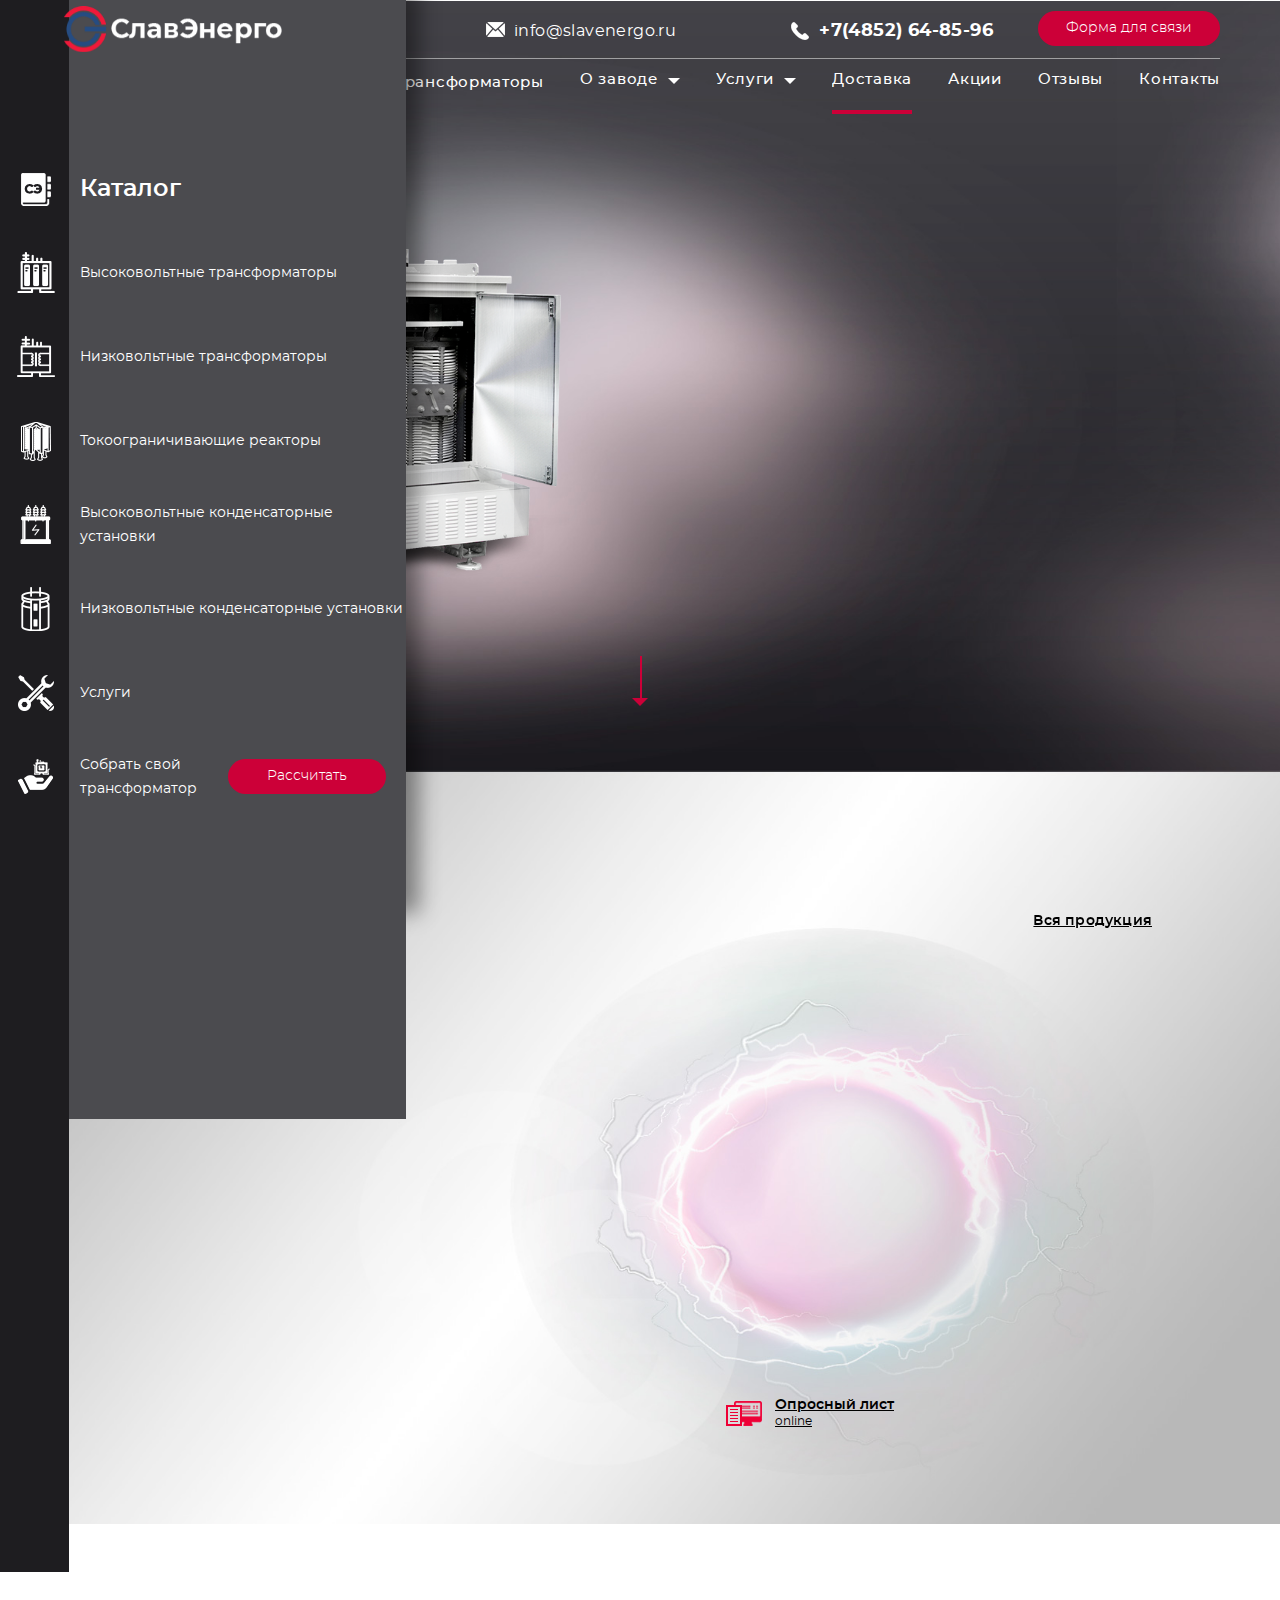
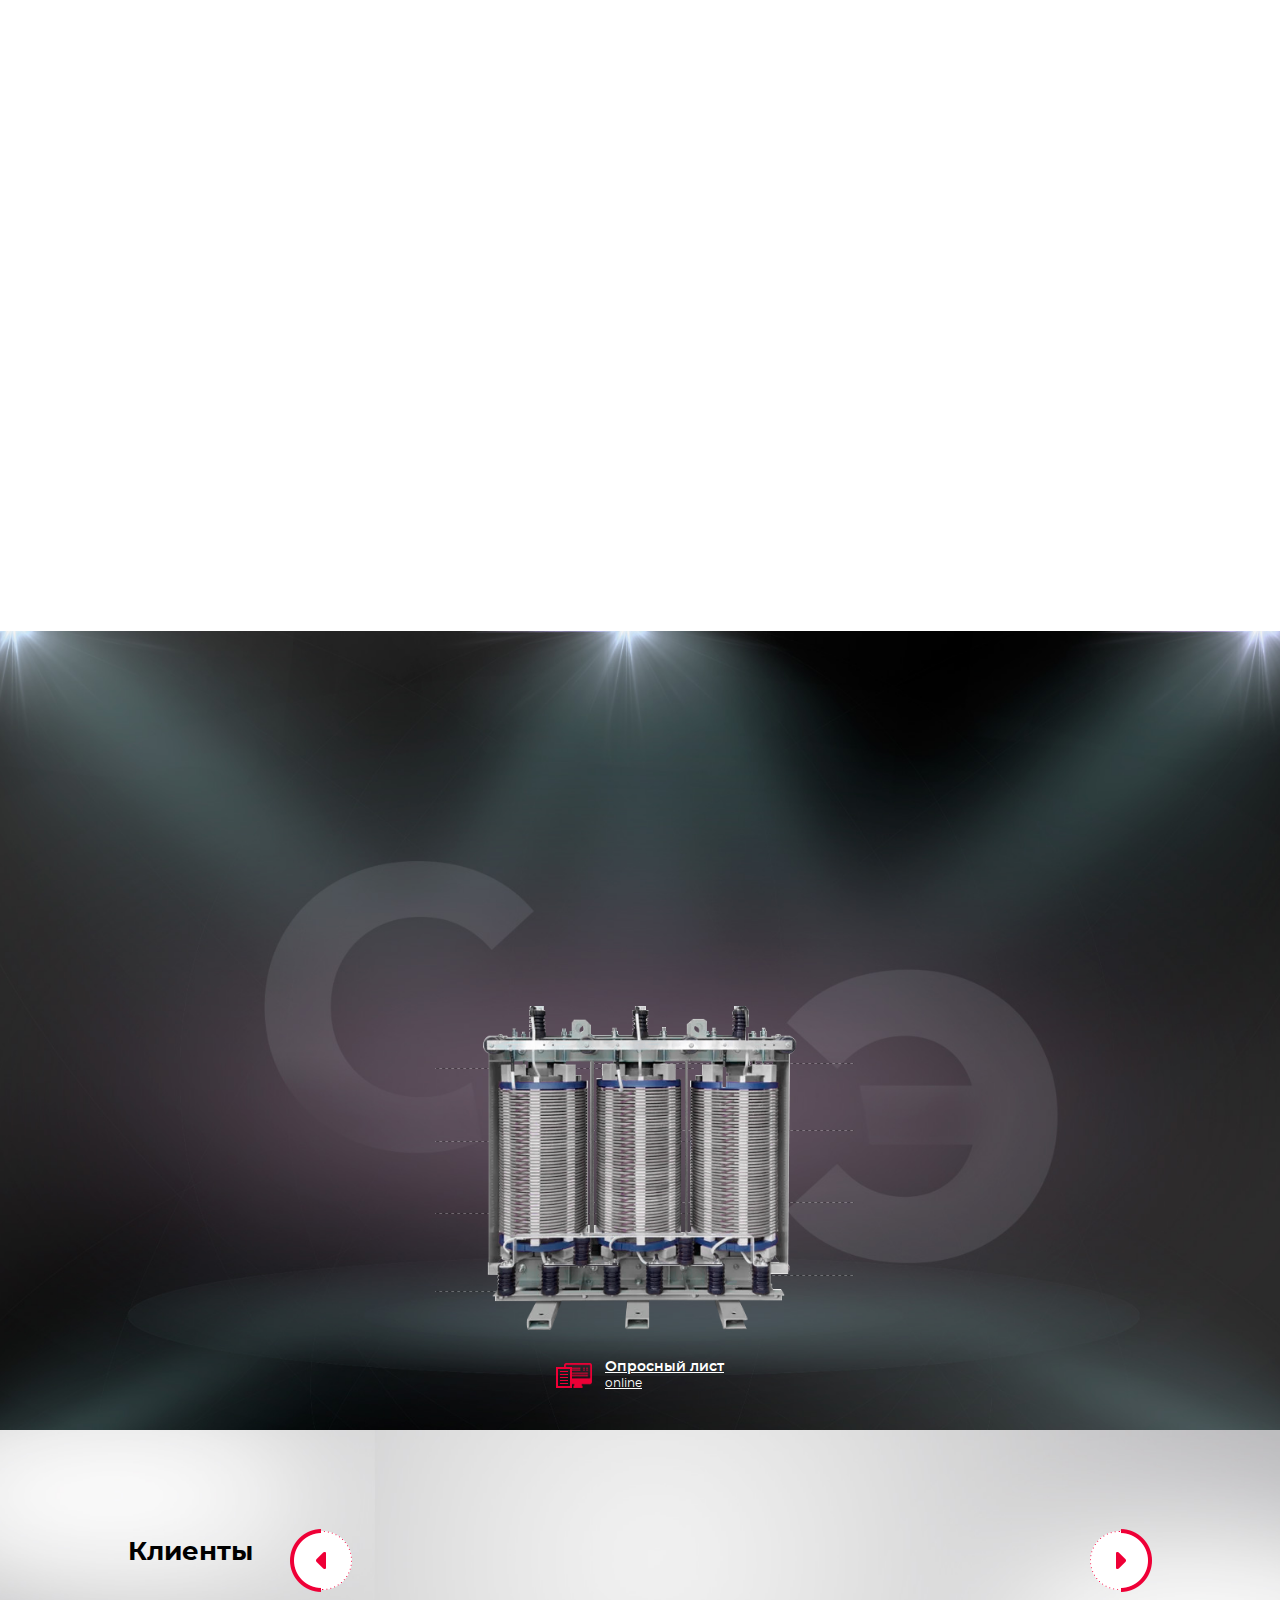
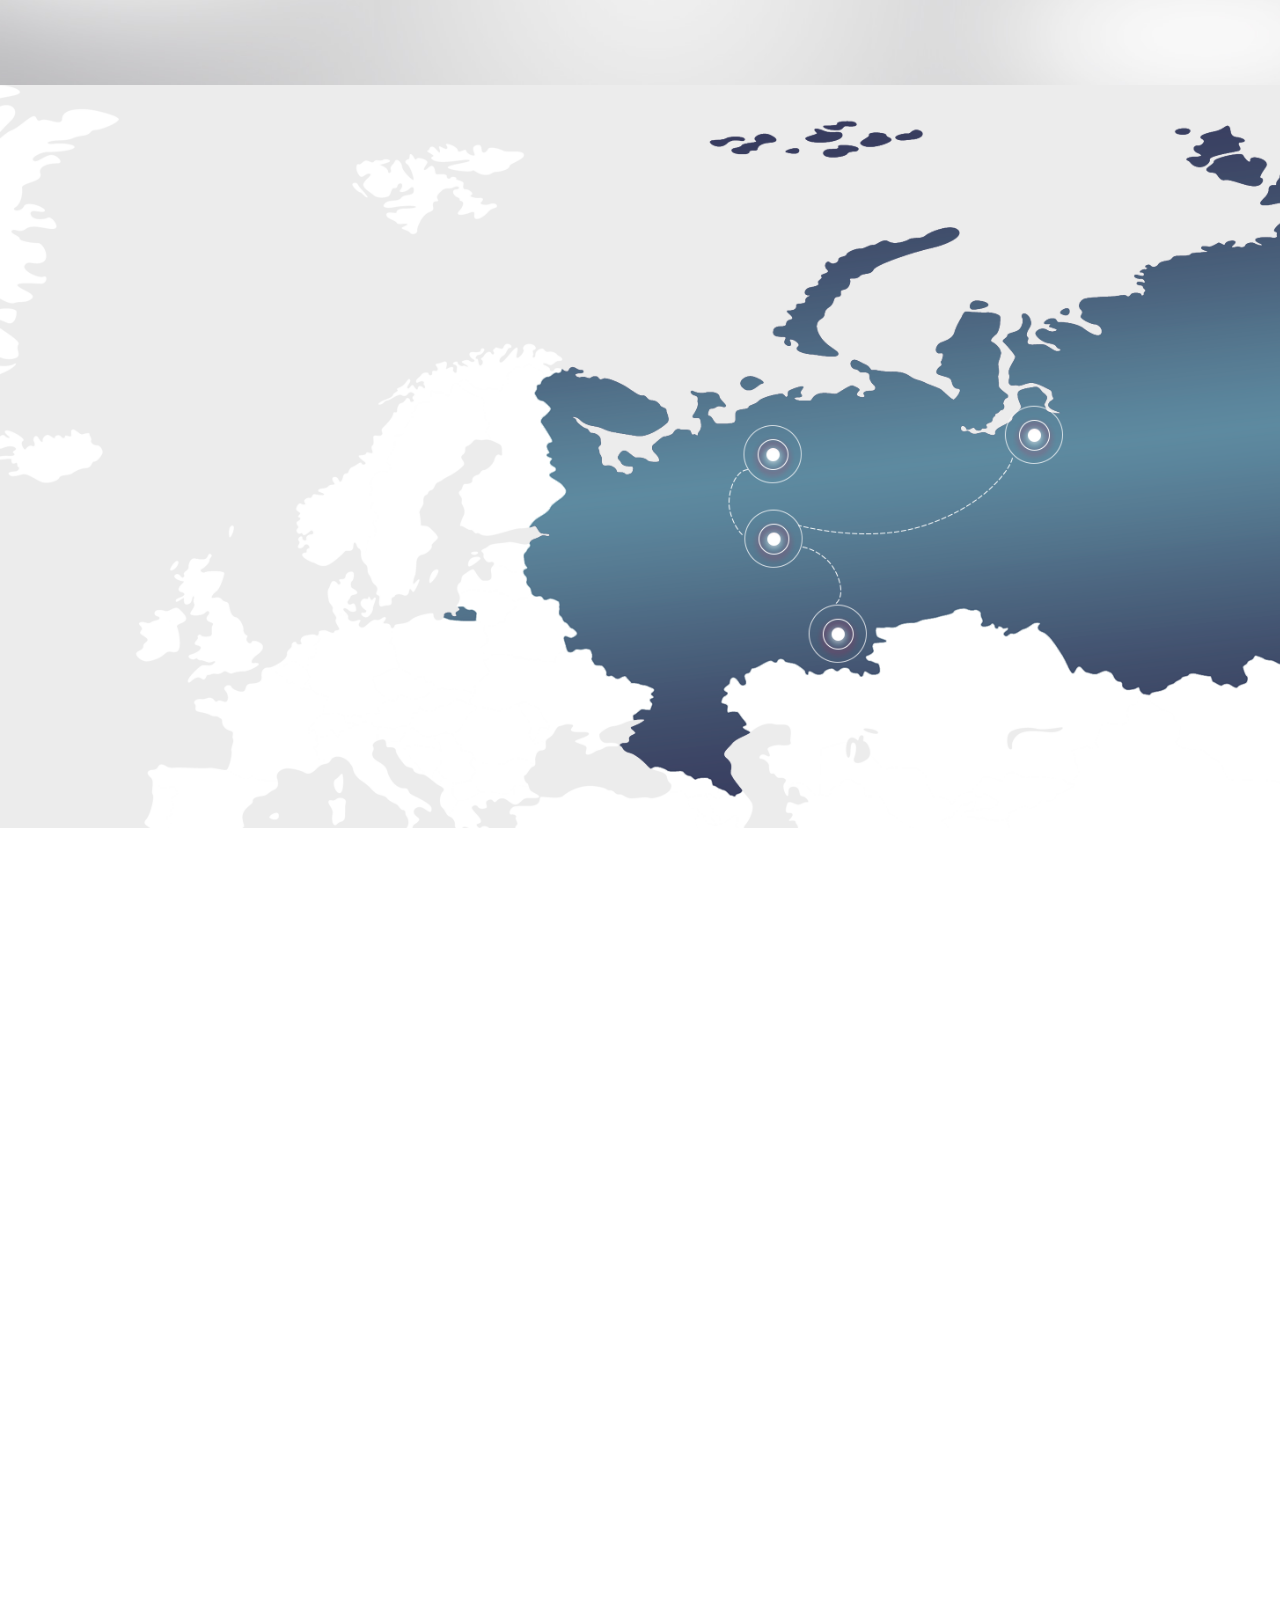
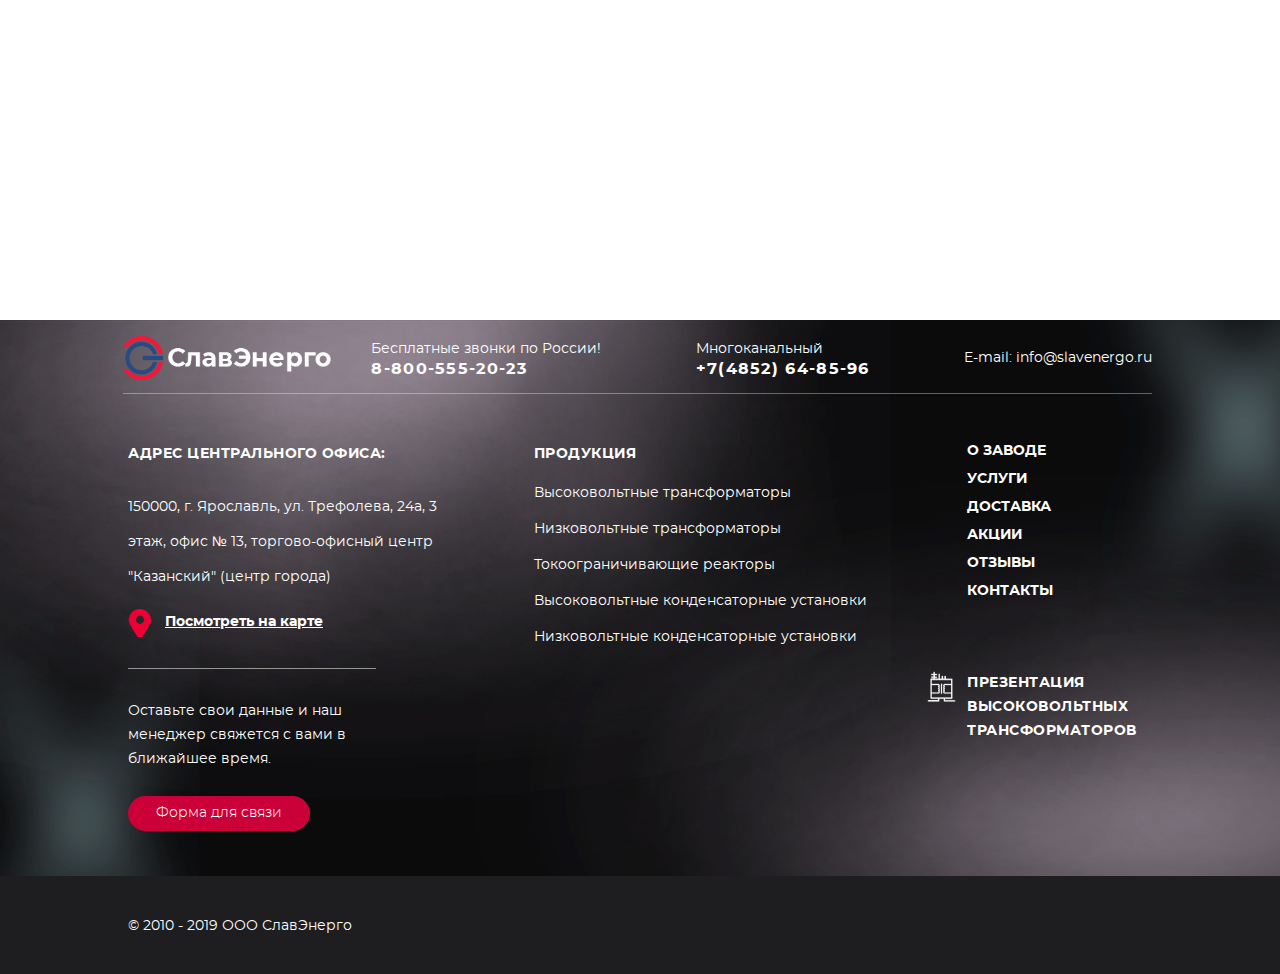
<file: index.html>
<!DOCTYPE html>
<html dir="ltr" lang="ru-RU">
<head>
    <!--meta charset="cp-1251"-->
    <meta charset="utf-8">
    <meta name="viewport" content="width=device-width">
    <meta name="robots" content="noindex">
    <title>СлавЭнерго</title>
    
    <!--[if lt IE 9]><script src="js/html5.js" type="text/javascript"></script><![endif]-->
    
    <link rel="stylesheet" type="text/css" href="css/slick.css">
    <link rel="stylesheet" type="text/css"  media="all" href="css/jquery.fancybox.css">
    <link rel="stylesheet" type="text/css"  media="all" href="css/font.css">
    
	    <!--link rel="stylesheet" type="text/css"  media="all" href="css/ModalWindow.css" /><!-- !!! стили не подключать -->
    
    <link rel="stylesheet" type="text/css"  media="all" href="template_styles.css">
    
    <script type="text/Javascript" src="js/jquery-1.12.1.min.js"></script>
    <script type="text/Javascript" src="js/jquery-ui-1.12.1.js"></script>
    <script type="text/javascript" src="js/slick.min.js"></script>
    <script type="text/javascript" src="js/jquery.fancybox.min.js"></script>
    <script type="text/javascript" src="js/zoomsl-3.0.min.js"></script>
    <script type="text/javascript" src="js/script.js"></script> 
</head>
<body id="index"><!-- id=index должен быть только на главной странице -->
    <div class="wrapper">
	<!-- шапка -->
	<div id="logo">
	    <a href="index.html">
		<img src="images/logo.png" alt="СлавЭнерго" />
	    </a>
	</div>
	
	<header id="header">
	    <div class="in">
		<a class="button" href="#">Форма для связи</a>
		
		<div class="header_cont">
		    <div id="search">
			<form>
			    <input type="text" value="">
			    <input type="submit" value="поиск">
			</form>
		    </div>
		    <a class="search mob" href="#"></a>
		    <a href="mailto:info@slavenergo.ru">info@slavenergo.ru</a>
		    <a class="tel" href="tel:+74852648596">+7(4852) 64-85-96</a>
		</div>
		<nav>
		    <div class="main_menu">
			<ul>
			    <li class="menu_item_catalog">
				<a href="catalog.html">Продукция</a>
				<ul>
				    <li>
					<a href="vysokovoltnyye_transformatory.html">Высоковольтные трансформаторы</a>
					<ul>
					    <li><a href="catalog_level3.html">Трансформаторы сухие силовые распределительные</a></li>
					    <li><a href="catalog_level3.html">Трансформаторы сухие силовые</a></li>
					    <li><a href="catalog_level3.html">Трансформаторы сухие силовые преобразовательные</a></li>
					</ul>
				    </li>
				    <li>
					<a href="catalog_level2.html">Низковольтные трансформаторы</a>
					<ul>
					    <li><a href="catalog_level3.html">Трансформаторы понижающие трехфазные</a></li>
					    <li><a href="catalog_level3.html">Трансформаторы понижающие однофазные</a></li>
					    <li><a href="catalog_level3.html">Трансформаторы влагозащищенные трехфазные</a></li>
					    <li><a href="catalog_level3.html">Трансформаторы влагозащищенные однофазные</a></li>
					</ul>
				    </li>
				    <li>
					<a href="catalog_level2.html">Токоограничивающие реакторы</a>
					<ul>
					    <li><a href="catalog_level3.html">Токоограничивающие реакторы трехфазные</a></li>
					    <li><a href="catalog_level3.html">Токоограничивающие реакторы однофазные</a></li>
					</ul>
				    </li>
				    <li>
					<a href="catalog_level2.html">Высоковольтные конденсаторные установки</a>
					<ul>
					    <li><a href="catalog_level3.html">Автоматические конденсаторные установки</a></li>
					    <li><a href="catalog_level3.html">Автоматические фильтровые конденсаторные установки</a></li>
					    <li><a href="catalog_level3.html">Батареи статических конденсаторов</a></li>
					    <li><a href="catalog_level3.html">Фильтрокомпенсирующие устройства</a></li>
					    <li><a href="catalog_level3.html">Комплектующие высоковольтных конденсаторных установок</a></li>
					</ul>
				    </li>
				    <li>
					<a href="catalog_level2.html">Низковольтные конденсаторные установки</a>
					<ul>
					    <li><a href="catalog_level3.html">Автоматические конденсаторные установки</a></li>
					    <li><a href="catalog_level3.html">Автоматические конденсаторные установки с фильтрами гармоник</a></li>
					    <li><a href="catalog_level3.html">Автоматические конденсаторные установки тиристорные</a></li>
					    <li><a href="catalog_level3.html">Комплектующие низковольтных конденсаторных установок</a></li>
					</ul>
				    </li>
				</ul>
			    </li>
			    <li class="menu_item_vys_trans">
				<a href="vysokovoltnyye_transformatory.html">Высоковольтные трансформаторы</a>
			    </li>
			    <li>
				<a href="about.html">О заводе</a>
				<ul>
				    <li><a href="blog.html">Блог</a></li>
				</ul>
			    </li>
			    <li>
				<a href="services.html">Услуги</a>
				<ul>
				    <li><a href="services_item.html">Замеры параметров электроэнергии</a></li>
				    <li><a href="services_item.html">Монтаж и шефмонтаж производимого оборудования</a></li>
				</ul>
			    </li>
			    <li class="active">
				<a href="delivery.html">Доставка</a>
			    </li>
			    <li>
				<a href="promotions.html">Акции</a>
			    </li>
			    <li>
				<a href="reviews.html">Отзывы</a>
			    </li>
			    <li>
				<a href="contacts.html">Контакты</a>
			    </li>
			    
			    <li class="mob">
				<a class="modal" href="#">Форма для связи</a>
				<a class="tel" href="tel:+74852648596">+7(4852) 64-85-96</a>
			    </li>
			</ul>
			
		    </div>
		    <div class="menu_button mob"></div>
		</nav>
	    </div>
	</header>
	<!-- end шапка -->
    
	<nav id="left_menu">
	    <ul>
		<li>
		    <a href="catalog.html">
			<span class="icon"><img src="images/icon_left_menu1.png" alt=""><img class="hover" src="images/icon_left_menu1_hover.png" alt=""></span>
			<span class="title">Каталог</span>
		    </a>
		</li>
		<li>
		    <a href="vysokovoltnyye_transformatory.html">
			<span class="icon"><img src="images/icon_left_menu2.png" alt=""><img class="hover" src="images/icon_left_menu2_hover.png" alt=""></span>
			<span class="title">Высоковольтные трансформаторы</span>
		    </a>
		    <ul>
			<li><a href="catalog_level3.html">Трансформаторы сухие силовые распределительные</a></li>
			<li><a href="catalog_level3.html">Трансформаторы сухие силовые</a></li>
			<li><a href="catalog_level3.html">Трансформаторы сухие силовые преобразовательные</a></li>
		    </ul>
		</li>
		<li>
		    <a href="catalog_level2.html">
			<span class="icon"><img src="images/icon_left_menu3.png" alt=""><img class="hover" src="images/icon_left_menu3_hover.png" alt=""></span>
			<span class="title">Низковольтные трансформаторы</span>
		    </a>
		    <ul>
			<li><a href="catalog_level3.html">Трансформаторы понижающие трехфазные</a></li>
			<li><a href="catalog_level3.html">Трансформаторы понижающие однофазные</a></li>
			<li><a href="catalog_level3.html">Трансформаторы влагозащищенные трехфазные</a></li>
			<li><a href="catalog_level3.html">Трансформаторы влагозащищенные однофазные</a></li>
		    </ul>
		</li>
		<li>
		    <a href="catalog_level2.html">
			<span class="icon"><img src="images/icon_left_menu4.png" alt=""><img class="hover" src="images/icon_left_menu4_hover.png" alt=""></span>
			<span class="title">Токоограничивающие реакторы</span>
		    </a>
		    <ul>
			<li><a href="catalog_level3.html">Токоограничивающие реакторы трехфазные</a></li>
			<li><a href="catalog_level3.html">Токоограничивающие реакторы однофазные</a></li>
		    </ul>
		</li>
		<li>
		    <a href="catalog_level2.html">
			<span class="icon"><img src="images/icon_left_menu5.png" alt=""><img class="hover" src="images/icon_left_menu5_hover.png" alt=""></span>
			<span class="title">Высоковольтные конденсаторные установки</span>
		    </a>
		    <ul>
			<li><a href="catalog_level3.html">Автоматические конденсаторные установки</a></li>
			<li><a href="catalog_level3.html">Автоматические фильтровые конденсаторные установки</a></li>
			<li><a href="catalog_level3.html">Батареи статических конденсаторов</a></li>
			<li><a href="catalog_level3.html">Фильтрокомпенсирующие устройства</a></li>
			<li><a href="catalog_level3.html">Комплектующие высоковольтных конденсаторных установок</a></li>
		    </ul>
		</li>
		<li>
		    <a href="catalog_level2.html">
			<span class="icon"><img src="images/icon_left_menu6.png" alt=""><img class="hover" src="images/icon_left_menu6_hover.png" alt=""></span>
			<span class="title">Низковольтные конденсаторные установки</span>
		    </a>
		    <ul>
			<li><a href="catalog_level3.html">Автоматические конденсаторные установки</a></li>
			<li><a href="catalog_level3.html">Автоматические конденсаторные установки с фильтрами гармоник</a></li>
			<li><a href="catalog_level3.html">Автоматические конденсаторные установки тиристорные</a></li>
			<li><a href="catalog_level3.html">Комплектующие низковольтных конденсаторных установок</a></li>
		    </ul>
		</li>
		<li>
		    <a href="services.html">
			<span class="icon"><img src="images/icon_left_menu7.png" alt=""><img class="hover" src="images/icon_left_menu7_hover.png" alt=""></span>
			<span class="title">Услуги</span>
		    </a>
		</li>
		<li class="calculate">
			<span class="icon"><img src="images/icon_left_menu8.png" alt=""><img class="hover" src="images/icon_left_menu8_hover.png" alt=""></span>
			<span class="title">   Собрать свой трансформатор
			<a href="#" class="button">Рассчитать</a></span>
		</li>
	    </ul>
	</nav>
	
	<!-- Главный экран -->
	<div class="main_section" id="main_screen">
	    <div class="in">
		<div class="letters"><img src="images/letters.png" alt=""></div>
		<div class="image">
		    <img src="images/main_screen_img.png" alt="">
		    <div class="lightning1"></div>
		    <div class="lightning2"></div>
		    <div class="lightning3"></div>
		</div>
		<div class="text">
		    <h2>Повышение качества электроэнергии</h2>
		    <p>Электротехническая компания «СлавЭнерго» находится в числе лидеров российского рынка по реализации проектов повышения</p>
		    <a href="#" class="button">Оставить заявку</a>
		</div>
		<a id="go" href="#production"></a>
	    </div>
	</div>
	<!-- end Главный экран -->
	
	<!-- Продукция -->
	<div class="main_section" id="production">
	    <div class="in">
		<h1>H1 Продукция электротехнического завода</h1>
		<a href="catalog.html" class="all_link">Вся продукция</a>
		
		<div class="production_slider">
		    <h2>H2 Продукция</h2>
		    <div class="production_menu">
			<div class="prod_menu_item">
			    Высоковольтные трансформаторы
			</div>
			<div class="prod_menu_item">
			    Низковольтные трансформаторы
			</div>
			<div class="prod_menu_item">
			    Токоограничивающие реакторы
			</div>
			<div class="prod_menu_item">
			    Высоковольтные конденсаторные установки
			</div>
			<div class="prod_menu_item">
			    Низковольтные конденсаторные установки
			</div>
		    </div>
		    <div class="production_more">
			<div class="prod_more_item">
			    <h3>Высоковольтные трансформаторы</h3>
			    <a href="#" class="button">Перейти в раздел</a>
			    <div class="img">
				<img src="images/product_img1.png" alt="">
			    </div>
			    <ul class="advantages">
				<li>Kачественные комплектующие</li>
				<li>Индивидуальная защита</li>
				<li>Контроль качества</li>
				<li>Международные стандарты</li>
			    </ul>
			</div>
			<div class="prod_more_item">
			    <h3>Низковольтные трансформаторы</h3>
			    <a href="#" class="button">Перейти в раздел</a>
			    <div class="img">
				<img src="images/product_img2.png" alt="">
			    </div>
			    <ul class="advantages">
				<li>Kачественные комплектующие</li>
				<li>Индивидуальная защита</li>
				<li>Контроль качества</li>
				<li>Международные стандарты</li>
			    </ul>
			</div>
			<div class="prod_more_item">
			    <h3>Токоограничивающие реакторы</h3>
			    <a href="#" class="button">Перейти в раздел</a>
			    <div class="img">
				<img src="images/product_img3.png" alt="">
			    </div>
			    <ul class="advantages">
				<li>Kачественные конденсаторные установки</li>
				<li>Индивидуальная защита</li>
				<li>Контроль качества</li>
				<li>Международные стандарты</li>
			    </ul>
			</div>
			<div class="prod_more_item">
			    <h3>Высоковольтные конденсаторные установки</h3>
			    <a href="#" class="button">Перейти в раздел</a>
			    <div class="img">
				<img src="images/product_img4.png" alt="">
			    </div>
			    <ul class="advantages">
				<li>Kачественные комплектующие</li>
				<li>Индивидуальная защита</li>
				<li>Контроль качества</li>
				<li>Международные стандарты</li>
			    </ul>
			</div>
			<div class="prod_more_item">
			    <h3>Низковольтные конденсаторные установки</h3>
			    <a href="#" class="button">Перейти в раздел</a>
			    <div class="img">
				<img src="images/product_img5.png" alt="">
			    </div>
			    <ul class="advantages">
				<li>Kачественные комплектующие</li>
				<li>Индивидуальная защита</li>
				<li>Контроль качества</li>
				<li>Международные стандарты</li>
			    </ul>
			</div>
		    </div>
		</div>
		
		
		
		<div class="production_menu_mob mob"><!-- этот блок отображается при ширине менее 600рх вместо слайдера -->
		    <ul>
			<li><a href="#"><img src="images/icon_prod_mob1.png" alt=""> Высоковольтные трансформаторы</a></li>
			<li><a href="#"><img src="images/icon_prod_mob2.png" alt=""> Низковольтные трансформаторы</a></li>
			<li><a href="#"><img src="images/icon_prod_mob3.png" alt=""> Высоковольтные конденсаторные установки</a></li>
			<li><a href="#"><img src="images/icon_prod_mob4.png" alt=""> Низковольтные конденсаторные установки</a></li>
			<li><a href="#"><img src="images/icon_prod_mob5.png" alt=""> Токоограничивающие реакторы</a></li>
		    </ul>
		</div>
		
		<div class="poll"><a href="#">Опросный лист <span>online</span></a></div>
	    </div>
	</div>
	<!-- end Продукция -->
	
	
	<!-- Акции -->
	<div class="main_section" id="promotions">
	    <div class="in">
		<a href="promotions.html" class="all_link">Все акции</a>
		<h2>Акции</h2>
		
		<div class="promotions_block">
		    <div class="promotions_images">
			<div class="promotions_img">
			    <img src="images/photo1.jpg" alt="">
			</div>
			<div class="promotions_img">
			    <img src="images/photo1.jpg" alt="">
			</div>
			<div class="promotions_img">
			    <img src="images/photo1.jpg" alt="">
			</div>
		    </div>
		    <div class="promotions_more">
			<div class="promotions_more_item">
			    <h3>Токоограничивающие реакторы РТОС, РТСТ 6-220 кВ</h3>
			    <div class="text">
				<time>дата окончания 13.01</time>
				<p>Токоограничивающие реакторы изготавливаются из прямоугольного провода АППТСД со стекловолокнистой и полиимидной изоляцией. В процессе намотки в несколько жил применяется транспонирование проводов для обеспечения равного контакта всех жил с магнитным полем рассеивания и равномерной плотности тока в реакторе.</p>
				<a href="#">Перейти в раздел</a><br>
				<a href="#" class="button">Заказать</a>
			    </div>
			</div>
			<div class="promotions_more_item">
			    <h3>Трансформаторы трёхфазные серий ТСЗГЛ, ТСЗН</h3>
			    <div class="text">
				<time>дата окончания 13.01</time>
				<p>Токоограничивающие реакторы изготавливаются из прямоугольного провода АППТСД со стекловолокнистой и полиимидной изоляцией. В процессе намотки в несколько жил применяется транспонирование проводов для обеспечения равного контакта всех жил с магнитным полем рассеивания и равномерной плотности тока в реакторе.</p>
				<a href="#">Перейти в раздел</a><br>
				<a href="#" class="button">Заказать</a>
			    </div>
			</div>
			<div class="promotions_more_item">
			    <h3>Вводно-распределительные устройства (ВРУ)</h3>
			    <div class="text">
				<time>дата окончания 13.01</time>
				<p>Токоограничивающие реакторы изготавливаются из прямоугольного провода АППТСД со стекловолокнистой и полиимидной изоляцией. В процессе намотки в несколько жил применяется транспонирование проводов для обеспечения равного контакта всех жил с магнитным полем рассеивания и равномерной плотности тока в реакторе.</p>
				<a href="#">Перейти в раздел</a><br>
				<a href="#" class="button">Заказать</a>
			    </div>
			</div>
		    </div>
		</div>
	    </div>
	</div>
	<!-- end Акции -->
	
	
	<!-- О заводе -->
	<div class="main_section" id="about">
	    <div class="in">
		<div class="text">
		    <h2>H2 Завод-изготовитель «СлавЭнерго»</h2>
		    <p>Электротехническая компания «СлавЭнерго» находится в числе лидеров российского рынка по реализации проектов повышения качества электроэнергии и внедрению надежного распределительного оборудования в сети. Высокое качество продукции, выгодные цены и условия работы позволили компании приобрести множество постоянных клиентов в России и ближнем зарубежье. Предприятие располагает несколькими цехами по производству сухих силовых трансформаторов и электрощитового оборудования (конденсаторные установки, вводно-распределительные устройства, фильтры гармоник).</p>
		    <a href="#" class="button">Перейти в раздел</a>
		</div>
		<div class="about_facts">
		    <div class="img"><img id="lens_img" src="images/about_image.png" alt=""></div>
		    <ul class="facts left">
			<li><span>Профессиональная консультация</li>
			<li><span>Оперативный сервис</span></li>
			<li><span>Спецподдержка постоянных партнеров</span></li>
			<li><span>Невысокие сроки изготовления</span></li>
		    </ul>
		    <ul class="facts right">
			<li><span>Высокое качество</span></li>
			<li><span>Гарантия</span></li>
			<li><span>Отлаженный производственный процесс</span></li>
			<li><span>Более 10 лет опыта</span></li>
		    </ul>
		</div>
		
		<div class="poll"><a href="#">Опросный лист <span>online</span></a></div>
	    </div>
	</div>
	<!-- end О заводе -->
	
	
	
	<!-- Клиенты -->
	<div class="main_section" id="clients">
	    <div class="in">
		<div class="text">
		    <h2>Клиенты</h2>
		</div>
		<div class="clients_slider">
		    <div class="client_item">
			<img src="images/client1.png" alt="">
		    </div>
		    <div class="client_item">
		        <img src="images/client2.png" alt="">
		    </div>
		    <div class="client_item">
		        <img src="images/client3.png" alt="">
		    </div>
		    <div class="client_item">
		        <img src="images/client4.png" alt="">
		    </div>
		    <div class="client_item">
		        <img src="images/client5.png" alt="">
		    </div>
		    <div class="client_item">
		        <img src="images/client1.png" alt="">
		    </div>
		    <div class="client_item">
		        <img src="images/client2.png" alt="">
		    </div>
		    <div class="client_item">
		        <img src="images/client3.png" alt="">
		    </div>
		    <div class="client_item">
		        <img src="images/client4.png" alt="">
		    </div>
		    <div class="client_item">
		        <img src="images/client5.png" alt="">
		    </div>
	        </div>
		
	    </div>
	</div>
	<!-- end Клиенты -->
	
	
	<!-- География поставок -->
	<div class="main_section" id="delivery_map">
	    <div class="in">
		<div class="text">
		    <h2>География поставок</h2>
		    <p>Информация по доставке конденсаторных установок, ВРУ и трансформаторов в города России (кликните по соответствующему региону)</p>
		    <ul class="cities">
			<li id="moscow">Москва</li>
			<li id="petersburg">Санкт-Петербург</li>
			<li id="ekaterinburg">Екатеринбург</li>
			<li id="rostov-on-don">Ростов-на-Дону</li>
		    </ul>
		    <a href="#" class="button">Подробнее</a>
		</div>
		
	    </div>
		
	    <div class="cities_map">
		<ul class="cities">
		    <li id="moscow_point">Москва</li>
		    <li id="petersburg_point">Санкт-Петербург</li>
		    <li id="ekaterinburg_point">Екатеринбург</li>
		    <li id="rostov-on-don_point">Ростов-на-Дону</li>
		</ul>
	    </div>
	</div>
	<!-- end География поставок -->
	
	
	<!-- Текстовый блок -->
	<div class="main_section" id="text_block">
	    <div class="in">
		<div class="image">
		    <img class="layer1" src="images/text_block_bg1.png" alt="">
		    <img class="layer2" src="images/text_block_bg2.jpg" alt="">
		    <div id="parallax"><img class="layer3" src="images/text_block_bg3.png" alt=""></div> 
		</div>
		
		<div class="text">
		    <h2>Текст для СЕО</h2>
		    <p>Электротехническая компания «СлавЭнерго» находится в числе лидеров российского рынка по реализации проектов повышения качества электроэнергии и внедрению надежного распределительного оборудования в сети. Высокое качество продукции, выгодные цены и условия работы позволили компании приобрести множество постоянных клиентов в России и ближнем зарубежье. Предприятие располагает несколькими цехами по производству сухих силовых трансформаторов и электрощитового оборудования (конденсаторные установки, вводно-распределительные устройства, фильтры гармоник).</p>
		</div>
		
	    </div>
	</div>
	<!-- end Текстовый блок -->
	
	
	<!-- Форма -->
	<div class="main_section" id="main_form">
	    <div class="in">
		<div class="text">
		    <h2>Остались вопросы?</h2>
		    <p>Остались вопросы? Напишите нам! Наша команда всегда рада вам помочь. Если у вас возникли какие-либо вопросы, мы готовы на них ответить.</p>
		    <div class="poll"><a href="#">Опросный лист <span>online</span></a></div>
		</div>
		
		<div class="form_block">
		    <form method="post">
			<div class="uFormLine">
			    <div class="uError"></div>
			    <input type="text" value="" placeholder="Ф.И.О">
			</div>
			<div class="uFormLine">
			    <div class="uError"></div>
			    <input type="text" value="" placeholder="Телефон">
			</div>
			<div class="uFormLine">
			    <div class="uError"></div>
			    <input type="text" value="" placeholder="E-mail">
			</div>
			<div class="uFormLine">
			    <div class="uError"></div>
			    <input type="text" value="" placeholder="Название компании">
			</div>
			<div class="uFormLine">
			    <div class="uError"></div>
			    <textarea placeholder="Сообщение"></textarea>
			</div>
			<div class="uFormLine">
			    <div class="uError"></div>
			    <input type="file" value="">
			</div>
			<div class="feedback-form-bot">
			    <div class="feedback-form-bot-consent">
				<div class="order-form-bot-check">
				    <input type="checkbox" id="123" name="personalInfo" data-required="Y" value="Y" checked="">
				    <label for="123">Я согласен(а) на обработку <a href="/personal-info/" target="_blank" rel="nofollow noopener">персональных данных</a></label>
              			</div>
            		    </div>
			</div>
			<div class="uFormGlobalErrors"></div>
			<div class="uFormButton">
			    <button type="submit" class="uFormSubmit">Отправить</button>
			</div>
		    </form>
		</div>
	    </div>	
	</div>
	<!-- end Форма -->

	
	
	
	<!-- подвал -->
	<div id="pre_foo"></div>
	<footer id="footer">
	    <div class="in">
		<div class="foo_logo foo_top foo_left">
		    <img src="images/logo.png" alt="СлавЭнерго">
		</div>
		
		<div class="foo_left foo_address">
		    <div class="h5">Адрес центрального офиса:</div>
		    <div class="address">
			<p>150000, г. Ярославль, ул. Трефолева, 24а, 3 этаж, офис № 13, торгово-офисный центр "Казанский" (центр города)</p>
			<a class="map_link" href="#">Посмотреть на карте</a>
		    </div>
		</div>
		
		<div class="foo_top">
		    <div class="tel">
			<span>Бесплатные звонки по России!</span>
			<a href="tel:88005552023">8-800-555-20-23</a>
		    </div>
		    <div class="tel">
			<span>Многоканальный</span>
			<a href="tel:+74852648596">+7(4852) 64-85-96</a>
		    </div>
		    <div class="mail">
			<span>E-mail:</span>
			<a href="mailto:info@slavenergo.ru">info@slavenergo.ru</a>
		    </div>
		</div>
		
		<div class="foo_menu">
		    <ul>
			<li>
			    <a href="about.html">О заводе</a>
			</li>
			<li>
			    <a href="services.html">Услуги</a>
			</li>
			<li>
			    <a href="delivery.html">Доставка</a>
			</li>
			<li>
			    <a href="promotions.html">Акции</a>
			</li>
			<li>
			    <a href="reviews.html">Отзывы</a>
			</li>
			<li>
			    <a href="contacts.html">Контакты</a>
			</li>
		    </ul>
		</div>
		
		<div class="foo_menu foo_submenu">
		    <div class="h5"><a href="catalog.html">Продукция</a></div>
		    <ul>
			<li><a href="vysokovoltnyye_transformatory.html">Высоковольтные трансформаторы</a></li>
			<li><a href="catalog_level2.html">Низковольтные трансформаторы</a></li>
			<li><a href="catalog_level2.html">Токоограничивающие реакторы</a></li>
			<li><a href="catalog_level2.html">Высоковольтные конденсаторные установки</a></li>
			<li><a href="catalog_level2.html">Низковольтные конденсаторные установки</a></li>
		    </ul>
		</div>
		
		<div class="foo_presentation h5">
		    <a href="#">Презентация высоковольтных трансформаторов</a>
		</div>
		
		<div class="foo_text">
		    <p>Оставьте свои данные и наш менеджер свяжется с вами в ближайшее время.</p>
		    <a href="#" class="button">Форма для связи</a>
		</div>
		
		<div id="copy">
		    &copy; 2010 - 2019 ООО СлавЭнерго
		</div>
	    </div>
	</footer>
	<!-- end подвал -->
	
    </div>
</body>
</html>
</file>
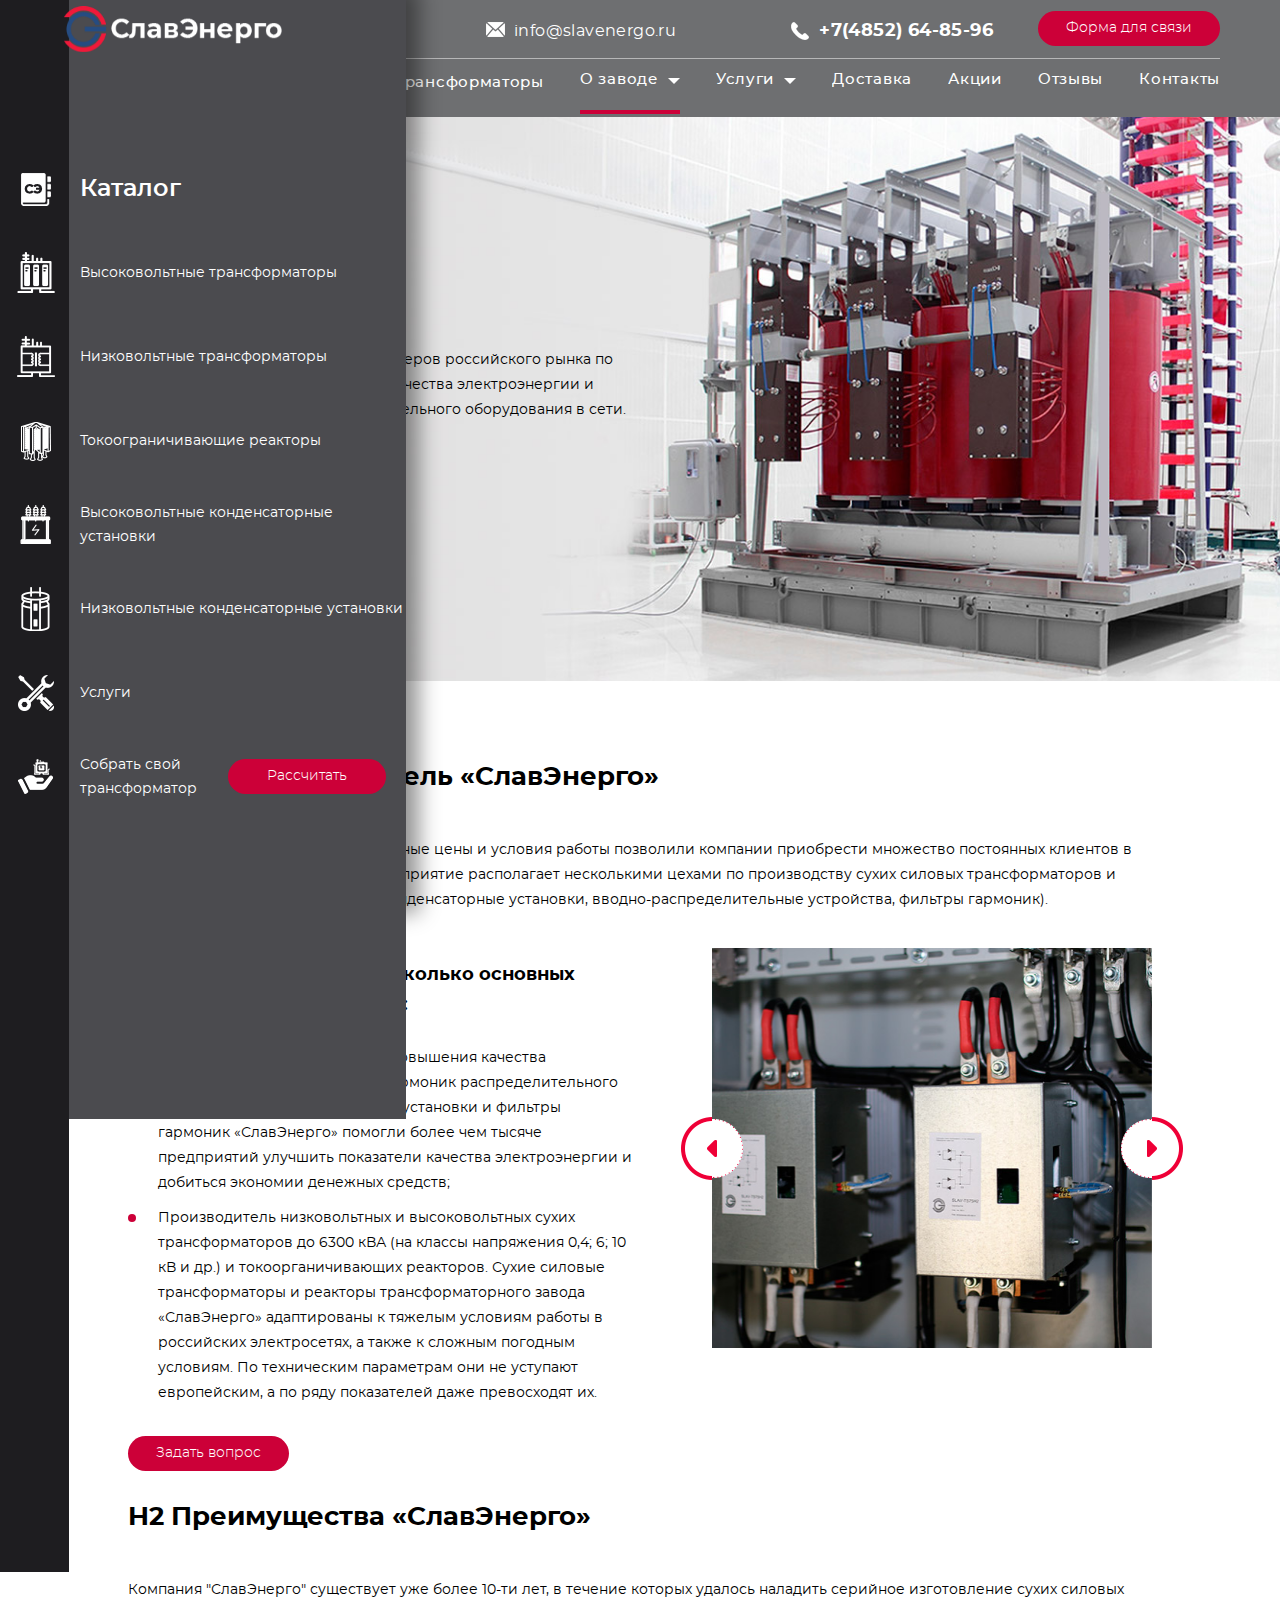
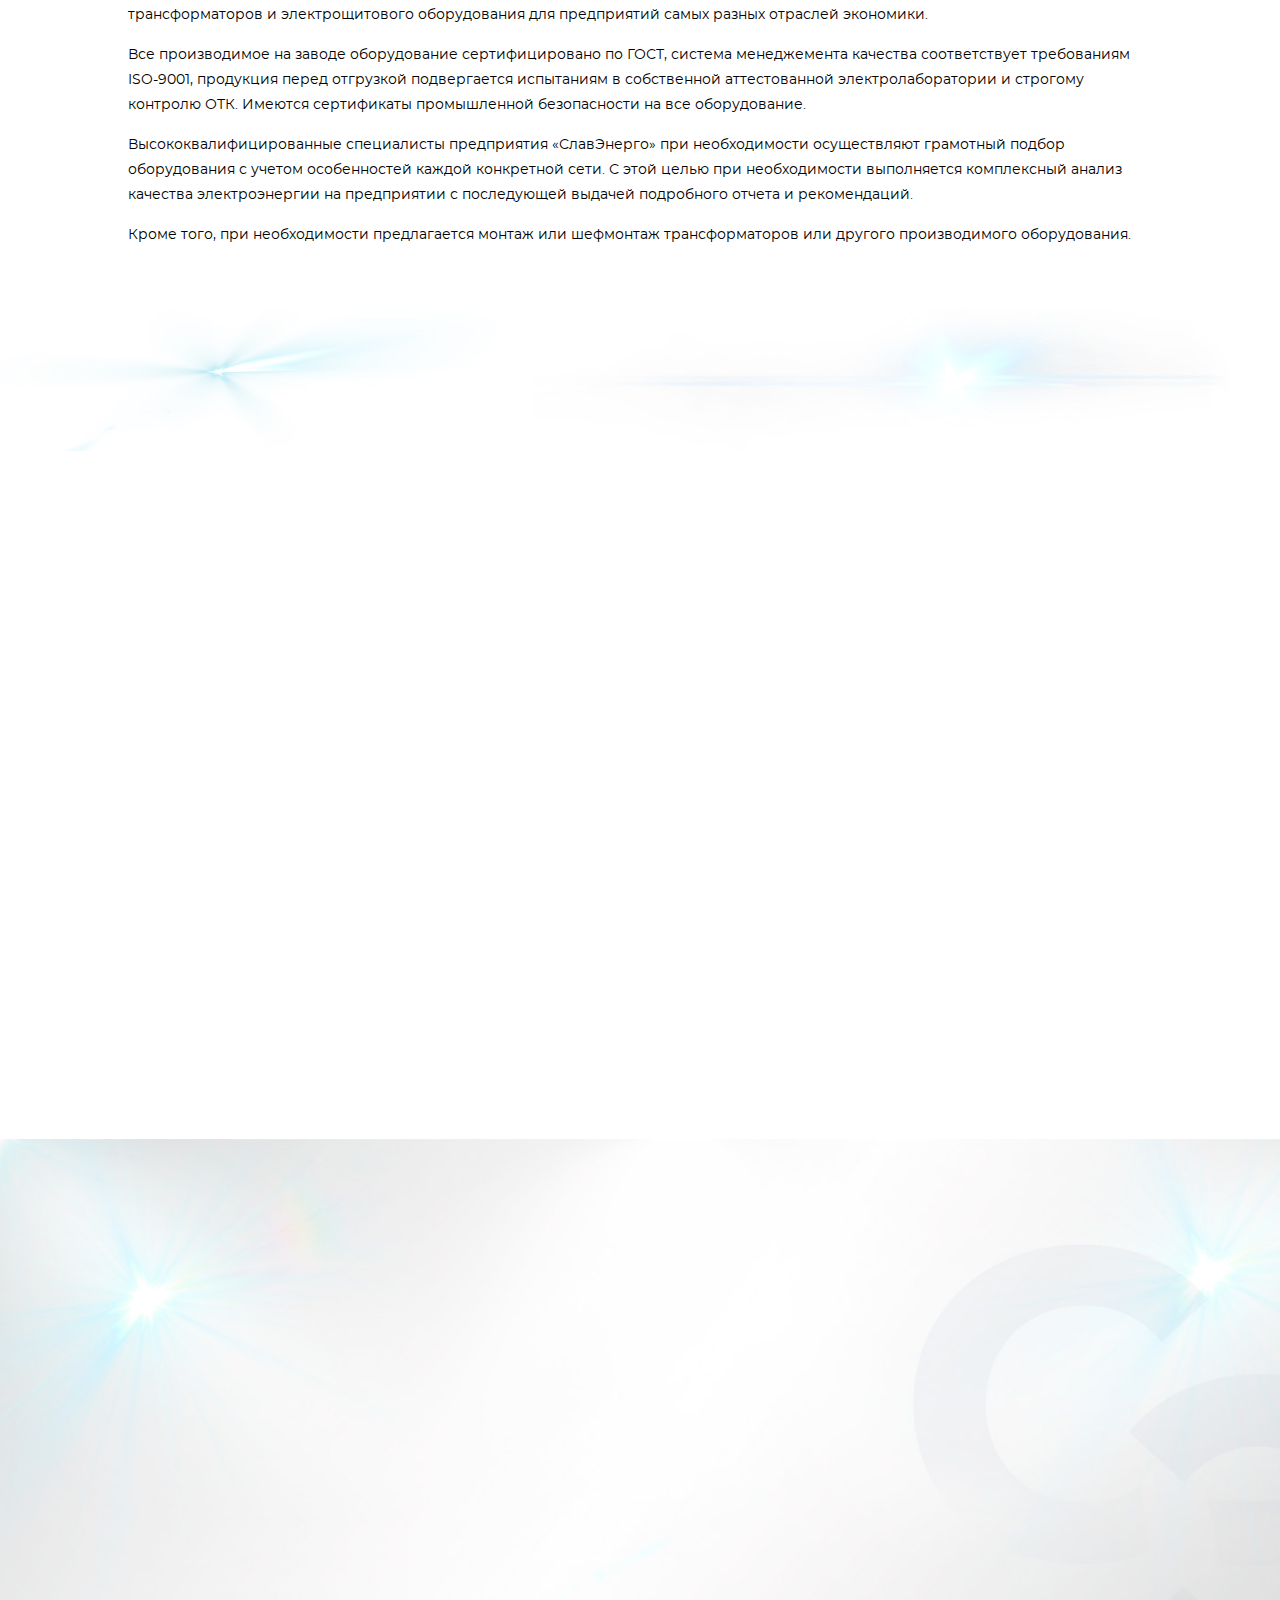
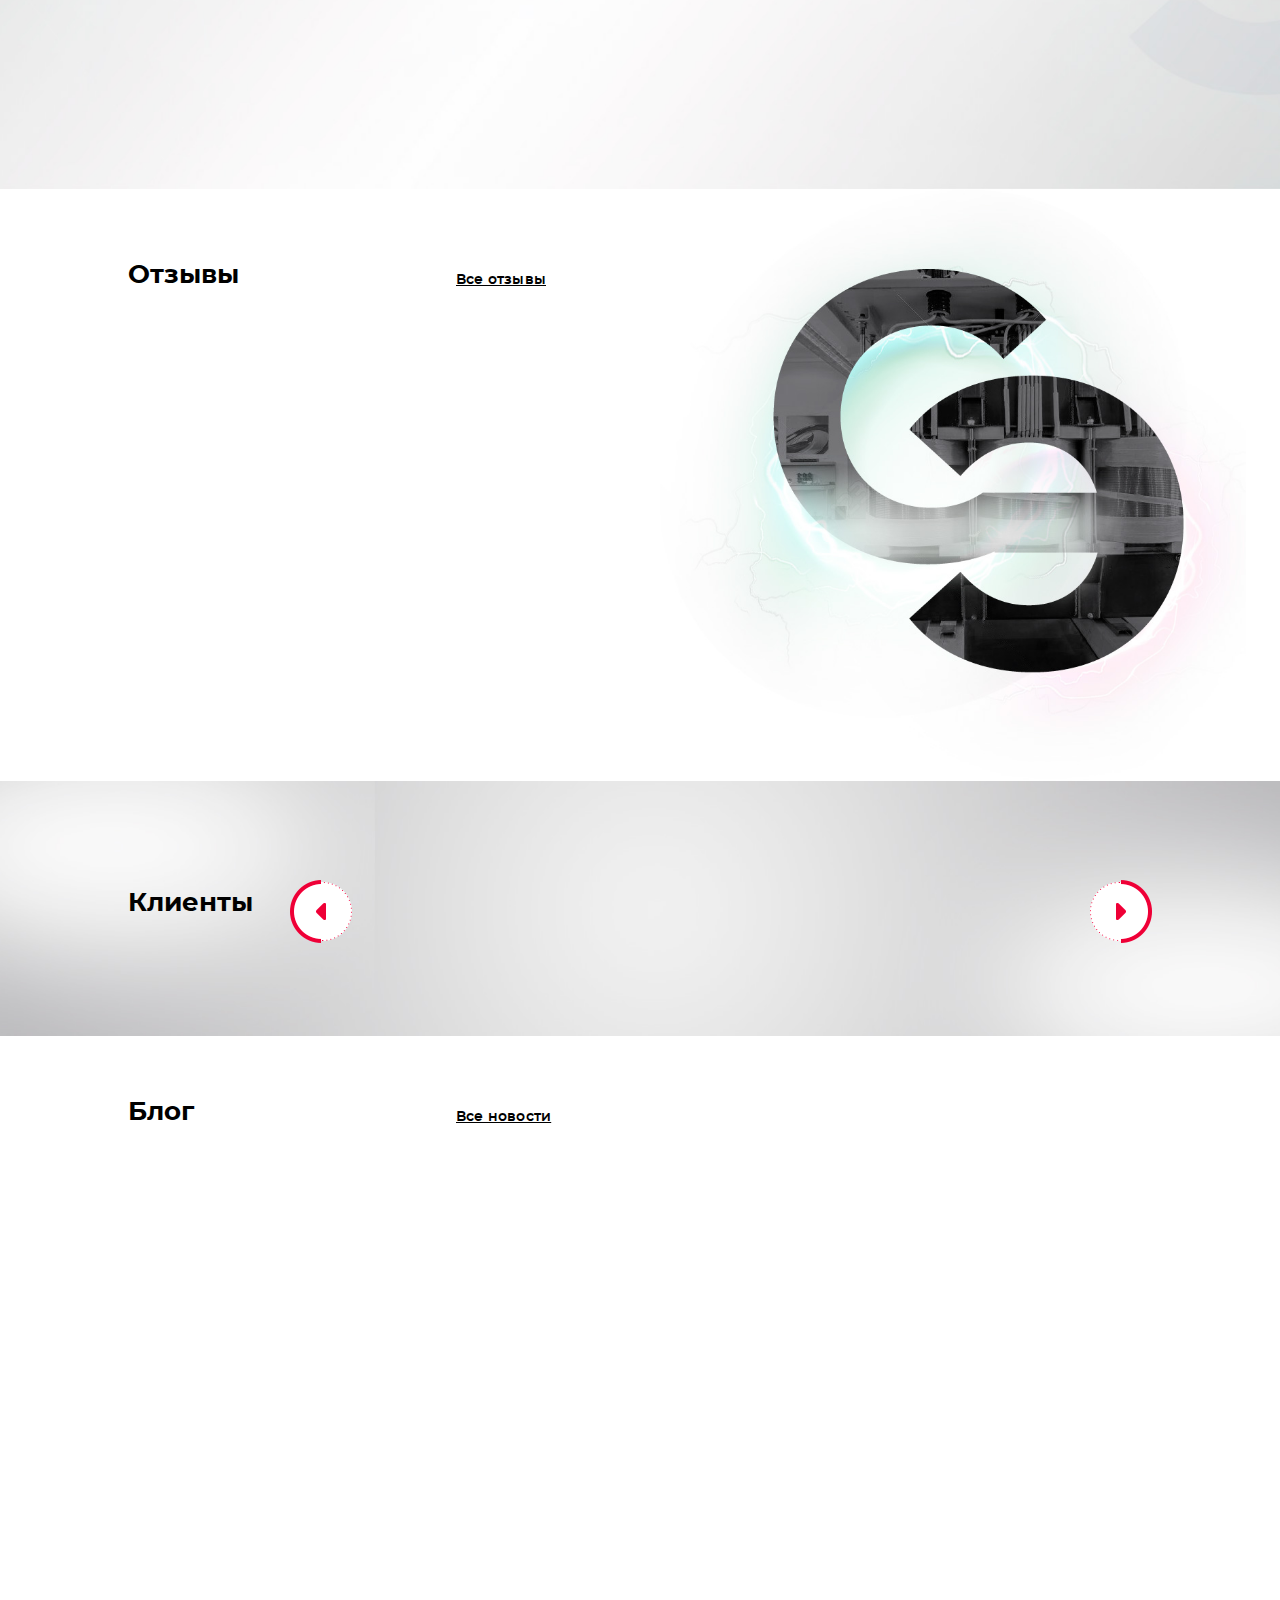
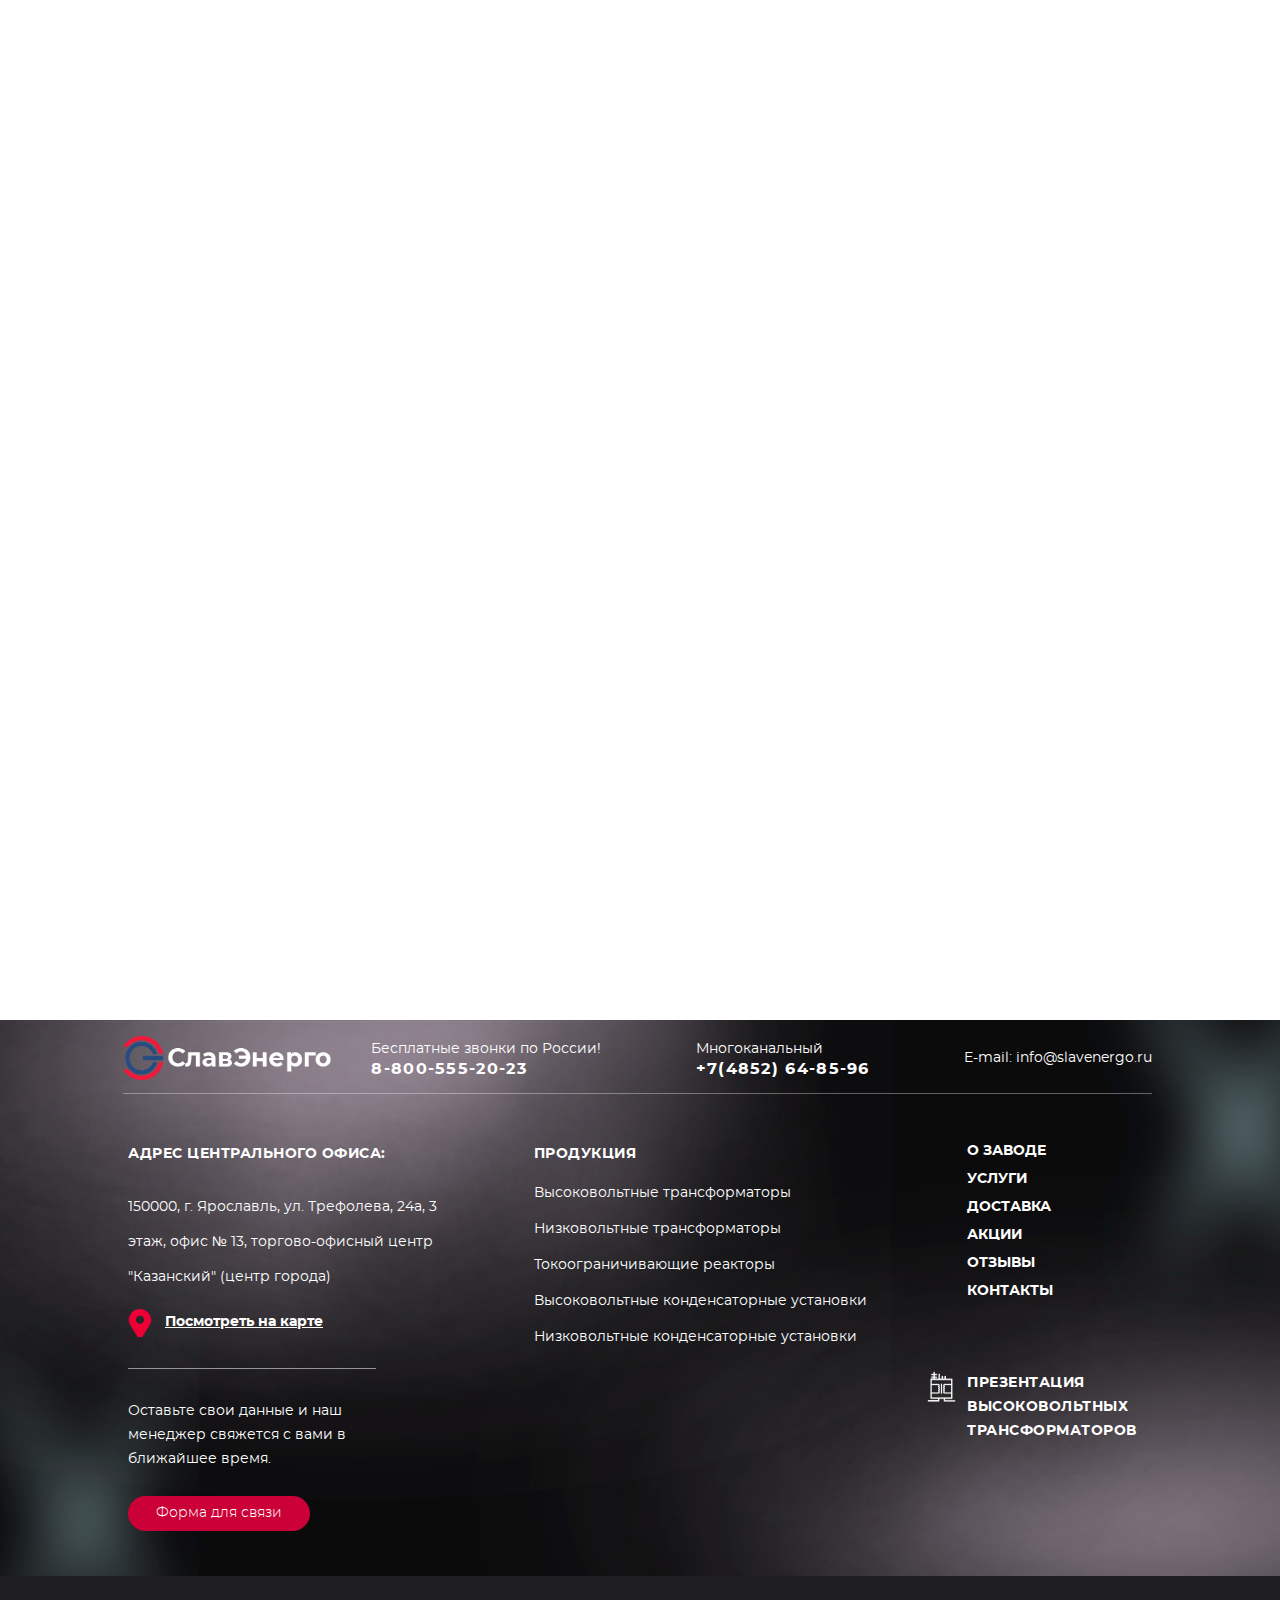
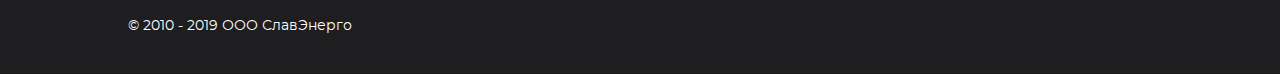
<file: about.html>
<!DOCTYPE html>
<html dir="ltr" lang="ru-RU">
<head>
    <!--meta charset="cp-1251"-->
    <meta charset="utf-8">
    <meta name="viewport" content="width=device-width">
    <meta name="robots" content="noindex">
    <title>СлавЭнерго</title>
    
    <!--[if lt IE 9]><script src="js/html5.js" type="text/javascript"></script><![endif]-->
    
    <link rel="stylesheet" type="text/css" href="css/slick.css">
    <link rel="stylesheet" type="text/css"  media="all" href="css/jquery.fancybox.css">
    <link rel="stylesheet" type="text/css"  media="all" href="css/font.css">
    
	    <!--link rel="stylesheet" type="text/css"  media="all" href="css/ModalWindow.css" /><!-- !!! стили не подключать -->
    
    <link rel="stylesheet" type="text/css"  media="all" href="template_styles.css">
    
    <script type="text/Javascript" src="js/jquery-1.12.1.min.js"></script>
    <script type="text/Javascript" src="js/jquery-ui-1.12.1.js"></script>
    <script type="text/javascript" src="js/slick.min.js"></script>
    <script type="text/javascript" src="js/jquery.fancybox.min.js"></script>
    <script type="text/javascript" src="js/zoomsl-3.0.min.js"></script>
    <script type="text/javascript" src="js/script.js"></script> 
</head>
<body id="about_page"><!-- id=about_page должен быть только на этой странице -->
    <div class="wrapper">
	<!-- шапка -->
	<div id="logo">
	    <a href="index.html">
		<img src="images/logo.png" alt="СлавЭнерго" />
	    </a>
	</div>
	
	<header id="header">
	    <div class="in">
		<a class="button" href="#">Форма для связи</a>
		
		<div class="header_cont">
		    <div id="search">
			<form>
			    <input type="text" value="">
			    <input type="submit" value="поиск">
			</form>
		    </div>
		    <a class="search mob" href="#"></a>
		    <a href="mailto:info@slavenergo.ru">info@slavenergo.ru</a>
		    <a class="tel" href="tel:+74852648596">+7(4852) 64-85-96</a>
		</div>
		<nav>
		    <div class="main_menu">
			<ul>
			    <li class="menu_item_catalog">
				<a href="catalog.html">Продукция</a>
				<ul>
				    <li>
					<a href="vysokovoltnyye_transformatory.html">Высоковольтные трансформаторы</a>
					<ul>
					    <li><a href="catalog_level3.html">Трансформаторы сухие силовые распределительные</a></li>
					    <li><a href="catalog_level3.html">Трансформаторы сухие силовые</a></li>
					    <li><a href="catalog_level3.html">Трансформаторы сухие силовые преобразовательные</a></li>
					</ul>
				    </li>
				    <li>
					<a href="catalog_level2.html">Низковольтные трансформаторы</a>
					<ul>
					    <li><a href="catalog_level3.html">Трансформаторы понижающие трехфазные</a></li>
					    <li><a href="catalog_level3.html">Трансформаторы понижающие однофазные</a></li>
					    <li><a href="catalog_level3.html">Трансформаторы влагозащищенные трехфазные</a></li>
					    <li><a href="catalog_level3.html">Трансформаторы влагозащищенные однофазные</a></li>
					</ul>
				    </li>
				    <li>
					<a href="catalog_level2.html">Токоограничивающие реакторы</a>
					<ul>
					    <li><a href="catalog_level3.html">Токоограничивающие реакторы трехфазные</a></li>
					    <li><a href="catalog_level3.html">Токоограничивающие реакторы однофазные</a></li>
					</ul>
				    </li>
				    <li>
					<a href="catalog_level2.html">Высоковольтные конденсаторные установки</a>
					<ul>
					    <li><a href="catalog_level3.html">Автоматические конденсаторные установки</a></li>
					    <li><a href="catalog_level3.html">Автоматические фильтровые конденсаторные установки</a></li>
					    <li><a href="catalog_level3.html">Батареи статических конденсаторов</a></li>
					    <li><a href="catalog_level3.html">Фильтрокомпенсирующие устройства</a></li>
					    <li><a href="catalog_level3.html">Комплектующие высоковольтных конденсаторных установок</a></li>
					</ul>
				    </li>
				    <li>
					<a href="catalog_level2.html">Низковольтные конденсаторные установки</a>
					<ul>
					    <li><a href="catalog_level3.html">Автоматические конденсаторные установки</a></li>
					    <li><a href="catalog_level3.html">Автоматические конденсаторные установки с фильтрами гармоник</a></li>
					    <li><a href="catalog_level3.html">Автоматические конденсаторные установки тиристорные</a></li>
					    <li><a href="catalog_level3.html">Комплектующие низковольтных конденсаторных установок</a></li>
					</ul>
				    </li>
				</ul>
			    </li>
			    <li class="menu_item_vys_trans">
				<a href="vysokovoltnyye_transformatory.html">Высоковольтные трансформаторы</a>
			    </li>
			    <li class="active">
				<a href="about.html">О заводе</a>
				<ul>
				    <li><a href="blog.html">Блог</a></li>
				</ul>
			    </li>
			    <li>
				<a href="services.html">Услуги</a>
				<ul>
				    <li><a href="services_item.html">Замеры параметров электроэнергии</a></li>
				    <li><a href="services_item.html">Монтаж и шефмонтаж производимого оборудования</a></li>
				</ul>
			    </li>
			    <li>
				<a href="delivery.html">Доставка</a>
			    </li>
			    <li>
				<a href="promotions.html">Акции</a>
			    </li>
			    <li>
				<a href="reviews.html">Отзывы</a>
			    </li>
			    <li>
				<a href="contacts.html">Контакты</a>
			    </li>
			    
			    <li class="mob">
				<a class="modal" href="#">Форма для связи</a>
				<a class="tel" href="tel:+74852648596">+7(4852) 64-85-96</a>
			    </li>
			</ul>
			
		    </div>
		    <div class="menu_button mob"></div>
		</nav>
	    </div>
	</header>
	<!-- end шапка -->
        
        
        <nav id="left_menu">
	    <ul>
		<li>
		    <a href="catalog.html">
			<span class="icon"><img src="images/icon_left_menu1.png" alt=""><img class="hover" src="images/icon_left_menu1_hover.png" alt=""></span>
			<span class="title">Каталог</span>
		    </a>
		</li>
		<li>
		    <a href="vysokovoltnyye_transformatory.html">
			<span class="icon"><img src="images/icon_left_menu2.png" alt=""><img class="hover" src="images/icon_left_menu2_hover.png" alt=""></span>
			<span class="title">Высоковольтные трансформаторы</span>
		    </a>
		    <ul>
			<li><a href="catalog_level3.html">Трансформаторы сухие силовые распределительные</a></li>
			<li><a href="catalog_level3.html">Трансформаторы сухие силовые</a></li>
			<li><a href="catalog_level3.html">Трансформаторы сухие силовые преобразовательные</a></li>
		    </ul>
		</li>
		<li>
		    <a href="catalog_level2.html">
			<span class="icon"><img src="images/icon_left_menu3.png" alt=""><img class="hover" src="images/icon_left_menu3_hover.png" alt=""></span>
			<span class="title">Низковольтные трансформаторы</span>
		    </a>
		    <ul>
			<li><a href="catalog_level3.html">Трансформаторы понижающие трехфазные</a></li>
			<li><a href="catalog_level3.html">Трансформаторы понижающие однофазные</a></li>
			<li><a href="catalog_level3.html">Трансформаторы влагозащищенные трехфазные</a></li>
			<li><a href="catalog_level3.html">Трансформаторы влагозащищенные однофазные</a></li>
		    </ul>
		</li>
		<li>
		    <a href="catalog_level2.html">
			<span class="icon"><img src="images/icon_left_menu4.png" alt=""><img class="hover" src="images/icon_left_menu4_hover.png" alt=""></span>
			<span class="title">Токоограничивающие реакторы</span>
		    </a>
		    <ul>
			<li><a href="catalog_level3.html">Токоограничивающие реакторы трехфазные</a></li>
			<li><a href="catalog_level3.html">Токоограничивающие реакторы однофазные</a></li>
		    </ul>
		</li>
		<li>
		    <a href="catalog_level2.html">
			<span class="icon"><img src="images/icon_left_menu5.png" alt=""><img class="hover" src="images/icon_left_menu5_hover.png" alt=""></span>
			<span class="title">Высоковольтные конденсаторные установки</span>
		    </a>
		    <ul>
			<li><a href="catalog_level3.html">Автоматические конденсаторные установки</a></li>
			<li><a href="catalog_level3.html">Автоматические фильтровые конденсаторные установки</a></li>
			<li><a href="catalog_level3.html">Батареи статических конденсаторов</a></li>
			<li><a href="catalog_level3.html">Фильтрокомпенсирующие устройства</a></li>
			<li><a href="catalog_level3.html">Комплектующие высоковольтных конденсаторных установок</a></li>
		    </ul>
		</li>
		<li>
		    <a href="catalog_level2.html">
			<span class="icon"><img src="images/icon_left_menu6.png" alt=""><img class="hover" src="images/icon_left_menu6_hover.png" alt=""></span>
			<span class="title">Низковольтные конденсаторные установки</span>
		    </a>
		    <ul>
			<li><a href="catalog_level3.html">Автоматические конденсаторные установки</a></li>
			<li><a href="catalog_level3.html">Автоматические конденсаторные установки с фильтрами гармоник</a></li>
			<li><a href="catalog_level3.html">Автоматические конденсаторные установки тиристорные</a></li>
			<li><a href="catalog_level3.html">Комплектующие низковольтных конденсаторных установок</a></li>
		    </ul>
		</li>
		<li>
		    <a href="services.html">
			<span class="icon"><img src="images/icon_left_menu7.png" alt=""><img class="hover" src="images/icon_left_menu7_hover.png" alt=""></span>
			<span class="title">Услуги</span>
		    </a>
		</li>
		<li class="calculate">
			<span class="icon"><img src="images/icon_left_menu8.png" alt=""><img class="hover" src="images/icon_left_menu8_hover.png" alt=""></span>
			<span class="title">   Собрать свой трансформатор
			<a href="#" class="button">Рассчитать</a></span>
		</li>
	    </ul>
	</nav>
        
        
        <div id="top" style="background-image: url('images/about_top_img.jpg')">
            <div class="in">
                <div class="bread_crumbs">
		    <ul>
			<li><a href="index.html">Главная</a></li>
			<li><span>О заводе</span></li>
		    </ul>
		</div>
                <div class="text">
                    <h1>H1 О заводе</h1>
                    <p>«СлавЭнерго» находится в числе лидеров российского рынка по реализации проектов повышения качества электроэнергии и внедрению надежного распределительного оборудования в сети.</p>
                    <a href="#" class="button">Задать вопрос</a>
                </div>
                
            </div>
        </div>
        
        <main class="content">
            <div class="in">
                <div class="text">
                    <h2>H2 Завод-изготовитель «СлавЭнерго»</h2>
                    <p>Высокое качество продукции, выгодные цены и условия работы позволили компании приобрести множество постоянных клиентов в России и ближнем зарубежье. Предприятие располагает несколькими цехами по производству сухих силовых трансформаторов и электрощитового оборудования (конденсаторные установки, вводно-распределительные устройства, фильтры гармоник).</p>
                    
                    <div class="right galery">
                        <div class="photo">
                            <img src="images/photo3.jpg" alt="">
                        </div>
                        <div class="photo">
                            <img src="images/photo2.jpg" alt="">
                        </div>
                        <div class="photo">
                            <img src="images/photo1.jpg" alt="">
                        </div> 
                    </div>
                    
                    <h3>H3 «СлавЭнерго» имеет несколько основных направлений деятельности:</h3>
                    <ul>
                        <li>Производитель устройств для повышения качества электроэнергии, фильтрации гармоник распределительного оборудования. Конденсаторные установки и фильтры гармоник «СлавЭнерго» помогли более чем тысяче предприятий улучшить показатели качества электроэнергии и добиться экономии денежных средств;</li>
                        <li>Производитель низковольтных и высоковольтных сухих трансформаторов до 6300 кВА (на классы напряжения 0,4; 6; 10 кВ и др.) и токоорганичивающих реакторов. Сухие силовые трансформаторы и реакторы трансформаторного завода «СлавЭнерго» адаптированы к тяжелым условиям работы в российских электросетях, а также к сложным погодным условиям. По техническим параметрам они не уступают европейским, а по ряду показателей даже превосходят их.</li>
                    </ul>
                    <a href="#" class="button">Задать вопрос</a>
                    
                    <h2>H2 Преимущества «СлавЭнерго» </h2>
                    <p>Компания "СлавЭнерго" существует уже более 10-ти лет, в течение которых удалось наладить серийное изготовление сухих силовых трансформаторов и электрощитового оборудования для предприятий самых разных отраслей экономики.</p>
                    <p>Все производимое на заводе оборудование сертифицировано по ГОСТ, система менеджемента качества соответствует требованиям ISO-9001, продукция перед отгрузкой подвергается испытаниям в собственной аттестованной электролаборатории и строгому контролю ОТК. Имеются сертификаты промышленной безопасности на все оборудование.
</p>
                    <p>Высококвалифицированные специалисты предприятия «СлавЭнерго» при необходимости осуществляют грамотный подбор оборудования с учетом особенностей каждой конкретной сети. С этой целью при необходимости выполняется комплексный анализ качества электроэнергии на предприятии с последующей выдачей подробного отчета и рекомендаций.
</p>
                    <p>Кроме того, при необходимости предлагается монтаж или шефмонтаж трансформаторов или другого производимого оборудования.</p>
                </div>
            </div>
        </main>
        
        <!-- Достоинства -->
	<div class="main_section" id="advantages">
	    <div class="in">
                <ul class="advantages_block">
                    <li><strong>Профессиональная консультация</strong></li>
                    <li><strong>Оперативный сервис</strong></li>
                    <li><strong>Гарантия 5&nbsp;лет</strong></li>
                    <li><strong>Спецподдержка партнеров</strong></li>
                    <li><strong>Невысокие сроки изготовления</strong></li>
                </ul>
            </div>
	</div>
	<!-- end Достоинства -->
        
	<!-- Сертификаты -->
	<div class="main_section" id="sertificates">
	    <div class="in">
		<div class="sertificates_block">
		    <div class="image">
		        <img id="lens_img" src="images/photo2.jpg" alt="">
		    </div>
		    <div class="slider">
			<div class="sert_item">
			    <a data-fancybox="sertificates" href="images/sert1.jpg"><img src="images/sert1.jpg" alt=""></a>
			</div>
			<div class="sert_item">
			    <a data-fancybox="sertificates" href="images/sert1.jpg"><img src="images/sert1.jpg" alt=""></a>
			</div>
			<div class="sert_item">
			    <a data-fancybox="sertificates" href="images/sert1.jpg"><img src="images/sert1.jpg" alt=""></a>
			</div>
		    </div>
	        </div>
		<div class="text">
		    <h3>За многие годы в компании «СлавЭнерго» твердо сформировались следующие основные особенности работы:</h3>
		    <ul>
                        <li>Профессиональная консультация в подборе оборудования, проработка технического задания;</li>
                        <li>Оптимальное соотношение цена/качество продукции;</li>
                        <li>Невысокие сроки изготовления оборудования без ущерба качеству;</li>
                        <li>Отлаженный производственный процесс и современная производственная база;</li>
                        <li>Спецподдержка постоянных партнеров;</li>
                        <li>Закупки комплектующих и материалов только у самых надежных поставщиков;</li>
                        <li>Оперативный сервис и постпродажное обслуживание.</li>
                    </ul>
		    <div class="poll"><a href="#">Опросный лист <span>online</span></a></div> 
		    <a href="#" class="download">Задать вопрос</a>
		</div>
	    </div>
	</div>
	<!-- end Сертификаты -->
        
        <!-- Обращение -->
	<div class="main_section" id="quote">
	    <div class="in">
                <div class="head">
                    <div class="ava">
                        <img src="images/ava.jpg" alt="">
                    </div>
                    
                    <h2>H2 Обращение Директора по развитию</h2>
                </div>
                <blockquote>
                    <p>Заимствование передового зарубежного опыта открывает широкие перспективы долгосрочного роста высокими темпами. Однако этап перестроения экономической системы, как и любой другой переходный процесс, наиболее трудозатратен для его участников. Несмотря на всю трудоёмкость этого важного дела, мы принимаем активное участие в нём, так как развитие энергетики играет важную роль.</p>
                    <p>На протяжении многих лет электротехнический завод «СлавЭнерго» оснащает объекты заказчиков недорогим и качественным оборудованием, помогает повысить энергоэффективность и надежность сетей. Сегодня мы уверенно смотрим вперед и ставим в приоритет не максимальную выгоду, а качество продукции, ответственность и авторитет</p>
                    <p><strong>А. Н. Пантюхов, Директор по развитию «СлавЭнерго»</strong></p>
                </blockquote>
            </div>
	</div>
	<!-- end Обращение -->
        
        
        <!-- Отзывы -->
	<div class="main_section" id="reviews">
	    <div class="in">
		<h2>Отзывы</h2>
		<a href="promotions.html" class="all_link">Все отзывы</a>
		
		
		<div class="reviews_block">
		    <div class="reviews_more">
			<div class="reviews_more_item">
			    <div class="logo">
				<img src="images/comapy_logo1.png" alt="">
			    </div>
			    <div class="text">
				<h3>Название компании</h3>
				<p>Электротехнический завод "СлавЭнерго" изготавливает трансформаторы силовые типа ТСЗ (трехфазные сухие защищенные) на собственных производственных мощностях. ПК "СлавЭнерго" является одним из немногих Российских производителей трансформаторов, имеющих не только сборочное производство, но и полный цикл изготовления: резка и гибка металла на автоматизированных линиях, намотка и вакуумная пропитка катушек и т.д.</p>
				<strong>Руководитель А.С. Суворов</strong>
				<time>30.01.2019</time>
			    </div>
			</div>
			
			<div class="reviews_more_item">
			    <div class="logo">
				<img src="images/comapy_logo1.png">
			    </div>
			    <div class="text">
				<h3>Название компании</h3>
				<p>Электротехнический завод "СлавЭнерго" изготавливает трансформаторы силовые типа ТСЗ (трехфазные сухие защищенные) на собственных производственных мощностях. </p>
				<strong>Руководитель А.С. Суворов</strong>
				<time>30.01.2019</time>
			    </div>
			</div>
			
			<div class="reviews_more_item">
			    <div class="logo">
				<img src="images/comapy_logo1.png">
			    </div>
			    <div class="text">
				<h3>Название компании</h3>
				<p>ПК "СлавЭнерго" является одним из немногих Российских производителей трансформаторов, имеющих не только сборочное производство, но и полный цикл изготовления: резка и гибка металла на автоматизированных линиях, намотка и вакуумная пропитка катушек и т.д.</p>
				<strong>Руководитель А.С. Суворов</strong>
				<time>30.01.2019</time>
			    </div>
			</div>
		    </div>
		    <div class="reviews_image">
			<div class="reviews_letter">
			    <a data-fancybox="letter" href="images/letter1.jpg"><img src="images/letter1.jpg" alt=""></a>
			</div>
			<div class="reviews_letter">
			    <a data-fancybox="letter" href="images/letter1.jpg"><img src="images/letter1.jpg" alt=""></a>
			</div>
			<div class="reviews_letter">
			    <a data-fancybox="letter" href="images/letter1.jpg"><img src="images/letter1.jpg" alt=""></a>
			</div>
		    </div>
		</div>
	    </div>
	</div>
	<!-- end Отзывы -->
        	
        
        
	<!-- Клиенты -->
	<div class="main_section" id="clients">
	    <div class="in">
		<div class="text">
		    <h2>Клиенты</h2>
		</div>
		<div class="clients_slider">
		    <div class="client_item">
			<img src="images/client1.png" alt="">
		    </div>
		    <div class="client_item">
		        <img src="images/client2.png" alt="">
		    </div>
		    <div class="client_item">
		        <img src="images/client3.png" alt="">
		    </div>
		    <div class="client_item">
		        <img src="images/client4.png" alt="">
		    </div>
		    <div class="client_item">
		        <img src="images/client5.png" alt="">
		    </div>
		    <div class="client_item">
		        <img src="images/client1.png" alt="">
		    </div>
		    <div class="client_item">
		        <img src="images/client2.png" alt="">
		    </div>
		    <div class="client_item">
		        <img src="images/client3.png" alt="">
		    </div>
		    <div class="client_item">
		        <img src="images/client4.png" alt="">
		    </div>
		    <div class="client_item">
		        <img src="images/client5.png" alt="">
		    </div>
	        </div>
		
	    </div>
	</div>
	<!-- end Клиенты -->
        
        
        <!-- Блог -->
	<div class="main_section" id="blog">
	    <div class="in">
                <h2>Блог</h2>
                <a href="blog.html" class="all_link">Все новости</a>
                
		<div class="tabs_container">
		    <div class="tab_buttons">
			<span class="tab_but active">Новости</span>
			<span class="tab_but">События</span>
			<span class="tab_but">Статьи</span>
		    </div>
		    <div class="tab active">
                        <div class="articles">
                            <article class="news">
                                <div class="img"><img src="images/photo4.jpg" alt=""></div>
                                <div class="text">
                                    <time>16.08.2018</time>
                                    <h3><a href="news_item.html">Производителям конденсаторных установок!</a></h3>
                                    <p>Уважаемые господа! Компания ООО ПК «СлавЭнерго» предлагает к поставке продукцию собственного производства: АНТИРЕЗОНАНСНЫЕ И ТОКООГРАНИЧИВАЮЩИЕ ДРОССЕЛИ для КОНДЕНСАТОРНЫХ УСТАНОВОК 6,3/10,5 кВКОНДЕНСАТОРНЫХ УСТАНОВОК 0,4 кВ. </p>
                                    <a class="more" href="news_item.html">Подробнее</a>
                                </div>
                            </article>
                            <article class="news">
                                <div class="img"><img src="images/photo5.jpg" alt=""></div>
                                <div class="text">
                                    <time>16.08.2018</time>
                                    <h3><a href="news_item.html">Производителям конденсаторных установок!</a></h3>
                                    <p>Уважаемые господа! Компания ООО ПК «СлавЭнерго» предлагает к поставке продукцию собственного производства: АНТИРЕЗОНАНСНЫЕ И ТОКООГРАНИЧИВАЮЩИЕ ДРОССЕЛИ для КОНДЕНСАТОРНЫХ УСТАНОВОК 6,3/10,5 кВКОНДЕНСАТОРНЫХ УСТАНОВОК 0,4 кВ. </p>
                                    <a class="more" href="news_item.html">Подробнее</a>
                                </div>
                            </article>
                            <article class="news">
                                <div class="img"><img src="images/photo6.jpg" alt=""></div>
                                <div class="text">
                                    <time>16.08.2018</time>
                                    <h3><a href="news_item.html">Значительно сокращены сроки производства трансформаторов ТСЗ 630, 1000, 1600 кВА!</a></h3>
                                    <p>Уважаемые господа! Компания ООО ПК «СлавЭнерго» предлагает к поставке продукцию собственного производства: АНТИРЕЗОНАНСНЫЕ И ТОКООГРАНИЧИВАЮЩИЕ ДРОССЕЛИ для КОНДЕНСАТОРНЫХ УСТАНОВОК 6,3/10,5 кВКОНДЕНСАТОРНЫХ УСТАНОВОК 0,4 кВ. </p>
                                    <a class="more" href="news_item.html">Подробнее</a>
                                </div>
                            </article>
                        </div>
                    </div>
                    <div class="tab">
                        <div class="articles">
                            <article class="news">
                                <div class="img"><img src="images/photo1.jpg" alt=""></div>
                                <div class="text"> 
                                    <time>16.08.2018</time>
                                    <h3><a href="news_item.html">Значительно сокращены сроки производства трансформаторов ТСЗ 630, 1000, 1600 кВА!</a></h3>
                                    <p>Уважаемые господа! Компания ООО ПК «СлавЭнерго» предлагает к поставке продукцию собственного производства: АНТИРЕЗОНАНСНЫЕ И ТОКООГРАНИЧИВАЮЩИЕ ДРОССЕЛИ для КОНДЕНСАТОРНЫХ УСТАНОВОК 6,3/10,5 кВКОНДЕНСАТОРНЫХ УСТАНОВОК 0,4 кВ. </p>
                                    <a class="more" href="news_item.html">Подробнее</a>
                                </div>
                            </article>
                            <article class="news">
                                <div class="img"><img src="images/photo2.jpg" alt=""></div>
                                <div class="text">
                                    <time>16.08.2018</time>
                                    <h3><a href="news_item.html">Производителям конденсаторных установок!</a></h3>
                                    <p>Уважаемые господа! Компания ООО ПК «СлавЭнерго» предлагает к поставке продукцию собственного производства: АНТИРЕЗОНАНСНЫЕ И ТОКООГРАНИЧИВАЮЩИЕ ДРОССЕЛИ для КОНДЕНСАТОРНЫХ УСТАНОВОК 6,3/10,5 кВКОНДЕНСАТОРНЫХ УСТАНОВОК 0,4 кВ. </p>
                                    <a class="more" href="news_item.html">Подробнее</a>
                                </div>
                            </article>
                            <article class="news">
                                <div class="img"><img src="images/photo3.jpg" alt=""></div>
                                <div class="text">
                                    <time>16.08.2018</time>
                                    <h3><a href="news_item.html">Производителям конденсаторных установок!</a></h3>
                                    <p>Уважаемые господа! Компания ООО ПК «СлавЭнерго» предлагает к поставке продукцию собственного производства: АНТИРЕЗОНАНСНЫЕ И ТОКООГРАНИЧИВАЮЩИЕ ДРОССЕЛИ для КОНДЕНСАТОРНЫХ УСТАНОВОК 6,3/10,5 кВКОНДЕНСАТОРНЫХ УСТАНОВОК 0,4 кВ. </p>
                                    <a class="more" href="news_item.html">Подробнее</a>
                                </div>
                            </article>
                        </div>
                    </div>
                    <div class="tab">
                        <div class="articles">
                            <article class="news">
                                <div class="img"><img src="images/photo5.jpg" alt=""></div>
                                <div class="text">
                                    <time>16.08.2018</time>
                                    <h3><a href="news_item.html">Производителям конденсаторных установок!</a></h3>
                                    <p>Уважаемые господа! Компания ООО ПК «СлавЭнерго» предлагает к поставке продукцию собственного производства: АНТИРЕЗОНАНСНЫЕ И ТОКООГРАНИЧИВАЮЩИЕ ДРОССЕЛИ для КОНДЕНСАТОРНЫХ УСТАНОВОК 6,3/10,5 кВКОНДЕНСАТОРНЫХ УСТАНОВОК 0,4 кВ. </p>
                                    <a class="more" href="news_item.html">Подробнее</a>
                                </div>
                            </article>
                            <article class="news">
                                <div class="img"><img src="images/photo6.jpg" alt=""></div>
                                <div class="text">
                                    <time>16.08.2018</time>
                                    <h3><a href="news_item.html">Производителям конденсаторных установок!</a></h3>
                                    <p>Уважаемые господа! Компания ООО ПК «СлавЭнерго» предлагает к поставке продукцию собственного производства: АНТИРЕЗОНАНСНЫЕ И ТОКООГРАНИЧИВАЮЩИЕ ДРОССЕЛИ для КОНДЕНСАТОРНЫХ УСТАНОВОК 6,3/10,5 кВКОНДЕНСАТОРНЫХ УСТАНОВОК 0,4 кВ. </p>
                                    <a class="more" href="news_item.html">Подробнее</a>
                                </div>
                            </article>
                            <article class="news">
                                <div class="img"><img src="images/photo4.jpg" alt=""></div>
                                <div class="text">
                                    <time>16.08.2018</time>
                                    <h3><a href="news_item.html">Значительно сокращены сроки производства трансформаторов ТСЗ 630, 1000, 1600 кВА!</a></h3>
                                    <p>Уважаемые господа! Компания ООО ПК «СлавЭнерго» предлагает к поставке продукцию собственного производства: АНТИРЕЗОНАНСНЫЕ И ТОКООГРАНИЧИВАЮЩИЕ ДРОССЕЛИ для КОНДЕНСАТОРНЫХ УСТАНОВОК 6,3/10,5 кВКОНДЕНСАТОРНЫХ УСТАНОВОК 0,4 кВ. </p>
                                    <a class="more" href="news_item.html">Подробнее</a>
                                </div>
                            </article>
                        </div>
                    </div>
	    	</div>
	    </div>
	</div>
	<!-- end Блог -->
	
        	
	<!-- Текстовый блок -->
	<div class="main_section" id="text_block">
	    <div class="in">
		<div class="image">
		    <img class="layer1" src="images/text_block_bg1.png" alt="">
		    <img class="layer2" src="images/text_block_bg2.jpg" alt="">
		    <div id="parallax"><img class="layer3" src="images/text_block_bg3.png" alt=""></div> 
		</div>
		
		<div class="text">
		    <h2>Текст для СЕО</h2>
		    <p>Электротехническая компания «СлавЭнерго» находится в числе лидеров российского рынка по реализации проектов повышения качества электроэнергии и внедрению надежного распределительного оборудования в сети. Высокое качество продукции, выгодные цены и условия работы позволили компании приобрести множество постоянных клиентов в России и ближнем зарубежье. Предприятие располагает несколькими цехами по производству сухих силовых трансформаторов и электрощитового оборудования (конденсаторные установки, вводно-распределительные устройства, фильтры гармоник).</p>
		</div>
		
	    </div>
	</div>
	<!-- end Текстовый блок -->
        
        
        <!-- подвал -->
	<div id="pre_foo"></div>
	<footer id="footer">
	    <div class="in">
		<div class="foo_logo foo_top foo_left">
		    <img src="images/logo.png" alt="СлавЭнерго">
		</div>
		
		<div class="foo_left foo_address">
		    <div class="h5">Адрес центрального офиса:</div>
		    <div class="address">
			<p>150000, г. Ярославль, ул. Трефолева, 24а, 3 этаж, офис № 13, торгово-офисный центр "Казанский" (центр города)</p>
			<a class="map_link" href="#">Посмотреть на карте</a>
		    </div>
		</div>
		
		<div class="foo_top">
		    <div class="tel">
			<span>Бесплатные звонки по России!</span>
			<a href="tel:88005552023">8-800-555-20-23</a>
		    </div>
		    <div class="tel">
			<span>Многоканальный</span>
			<a href="tel:+74852648596">+7(4852) 64-85-96</a>
		    </div>
		    <div class="mail">
			<span>E-mail:</span>
			<a href="mailto:info@slavenergo.ru">info@slavenergo.ru</a>
		    </div>
		</div>
		
		<div class="foo_menu">
		    <ul>
			<li>
			    <a href="about.html">О заводе</a>
			</li>
			<li>
			    <a href="services.html">Услуги</a>
			</li>
			<li>
			    <a href="delivery.html">Доставка</a>
			</li>
			<li>
			    <a href="promotions.html">Акции</a>
			</li>
			<li>
			    <a href="reviews.html">Отзывы</a>
			</li>
			<li>
			    <a href="contacts.html">Контакты</a>
			</li>
		    </ul>
		</div>
		
		<div class="foo_menu foo_submenu">
		    <div class="h5"><a href="catalog.html">Продукция</a></div>
		    <ul>
			<li><a href="vysokovoltnyye_transformatory.html">Высоковольтные трансформаторы</a></li>
			<li><a href="catalog_level2.html">Низковольтные трансформаторы</a></li>
			<li><a href="catalog_level2.html">Токоограничивающие реакторы</a></li>
			<li><a href="catalog_level2.html">Высоковольтные конденсаторные установки</a></li>
			<li><a href="catalog_level2.html">Низковольтные конденсаторные установки</a></li>
		    </ul>
		</div>
		
		<div class="foo_presentation h5">
		    <a href="#">Презентация высоковольтных трансформаторов</a>
		</div>
		
		<div class="foo_text">
		    <p>Оставьте свои данные и наш менеджер свяжется с вами в ближайшее время.</p>
		    <a href="#" class="button">Форма для связи</a>
		</div>
		
		<div id="copy">
		    &copy; 2010 - 2019 ООО СлавЭнерго
		</div>
	    </div>
	</footer>
	<!-- end подвал -->
	
    </div>
</body>
</html>
</file>
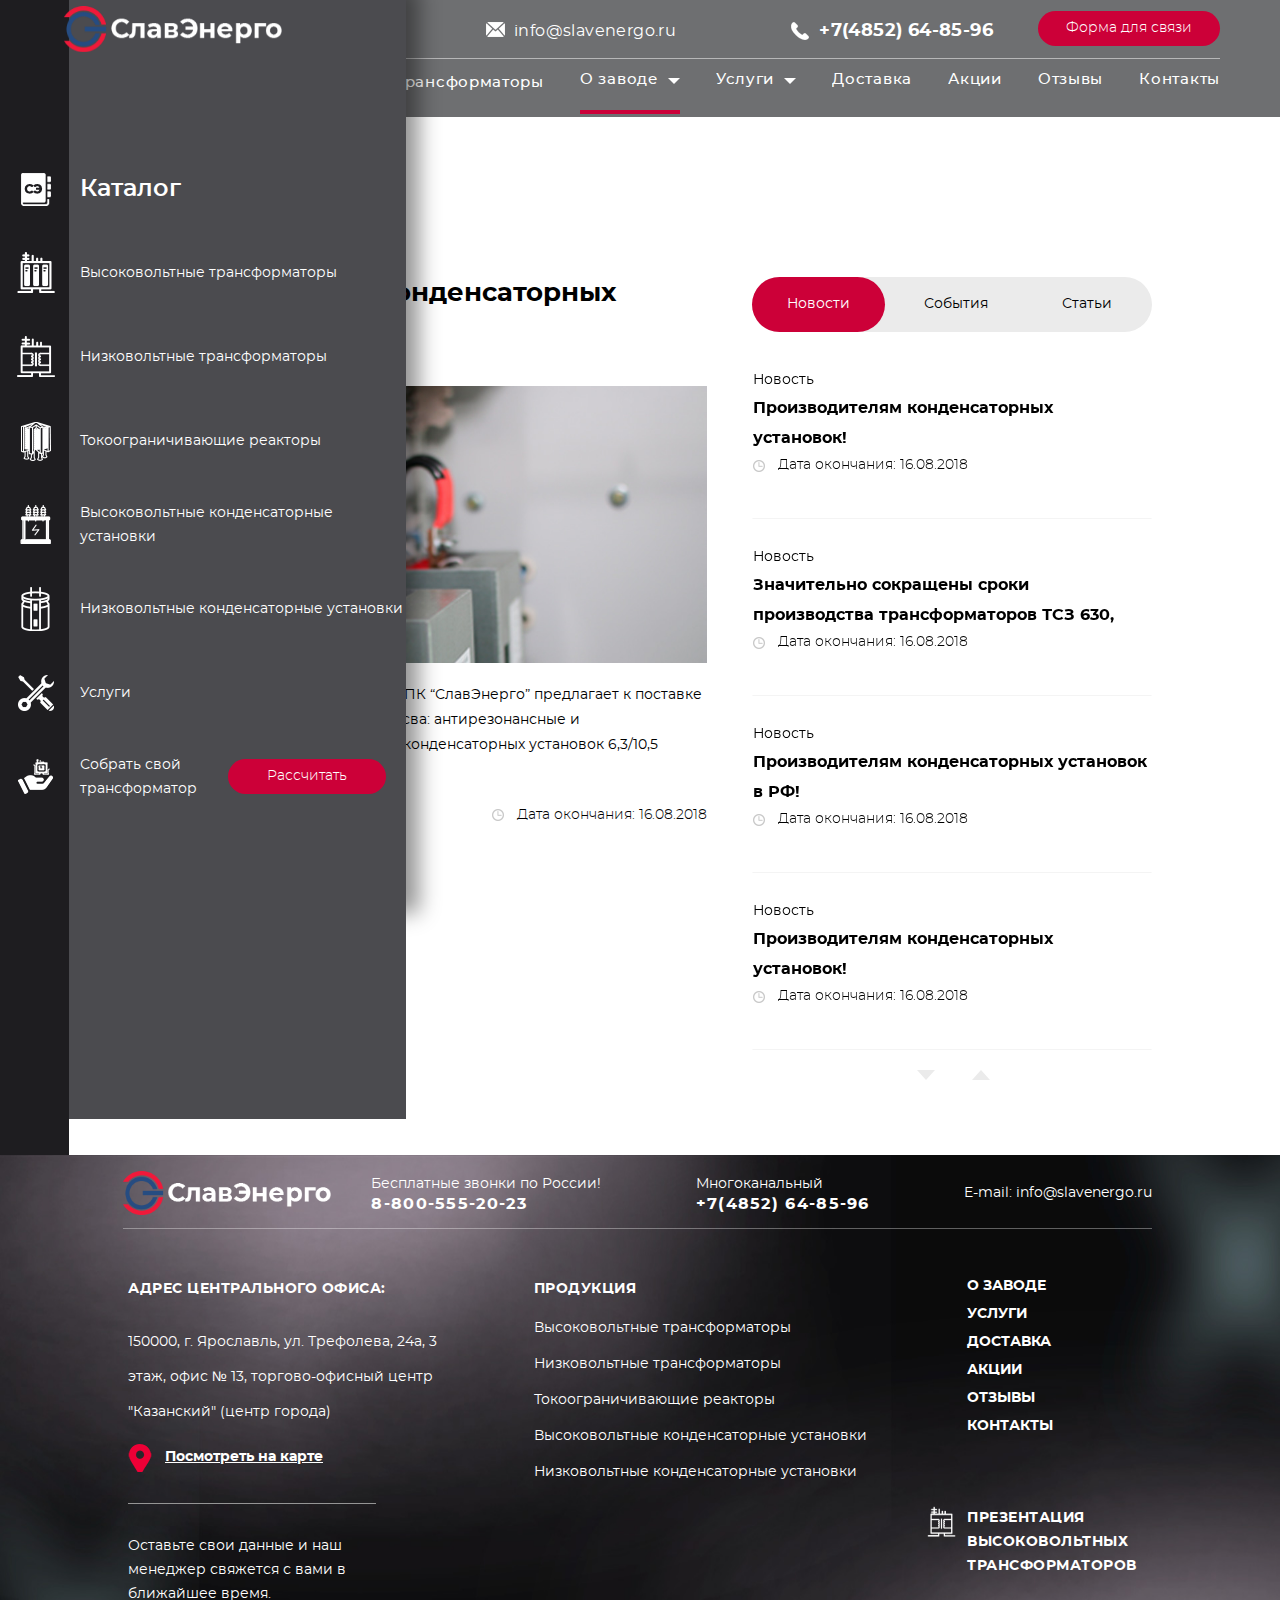
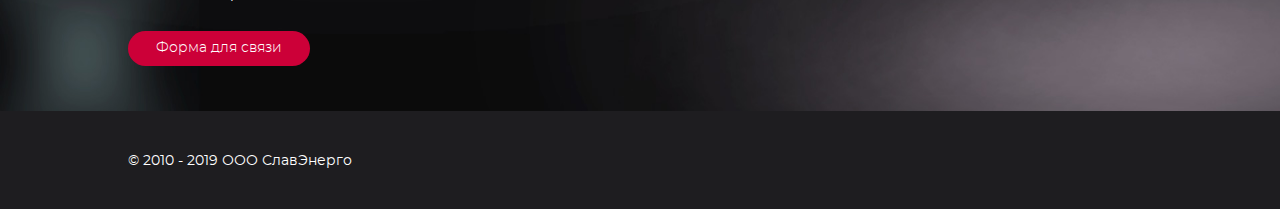
<file: blog.html>
<!DOCTYPE html>
<html dir="ltr" lang="ru-RU">
<head>
    <!--meta charset="cp-1251"-->
    <meta charset="utf-8">
    <meta name="viewport" content="width=device-width">
    <meta name="robots" content="noindex">
    <title>СлавЭнерго</title>
    
    <!--[if lt IE 9]><script src="js/html5.js" type="text/javascript"></script><![endif]-->
    
    <link rel="stylesheet" type="text/css" href="css/slick.css">
    <link rel="stylesheet" type="text/css"  media="all" href="css/jquery.fancybox.css">
    <link rel="stylesheet" type="text/css"  media="all" href="css/font.css">
    
	    <!--link rel="stylesheet" type="text/css"  media="all" href="css/ModalWindow.css" /><!-- !!! стили не подключать -->
    
    <link rel="stylesheet" type="text/css"  media="all" href="template_styles.css">
    
    <script type="text/Javascript" src="js/jquery-1.12.1.min.js"></script>
    <script type="text/Javascript" src="js/jquery-ui-1.12.1.js"></script>
    <script type="text/javascript" src="js/slick.min.js"></script>
    <script type="text/javascript" src="js/jquery.fancybox.min.js"></script>
    <script type="text/javascript" src="js/zoomsl-3.0.min.js"></script>
    <script type="text/javascript" src="js/script.js"></script> 
</head>
<body>
    <div class="wrapper">
	<!-- шапка -->
	<div id="logo">
	    <a href="index.html">
		<img src="images/logo.png" alt="СлавЭнерго" />
	    </a>
	</div>
	
	<header id="header">
	    <div class="in">
		<a class="button" href="#">Форма для связи</a>
		
		<div class="header_cont">
		    <div id="search">
			<form>
			    <input type="text" value="">
			    <input type="submit" value="поиск">
			</form>
		    </div>
		    <a class="search mob" href="#"></a>
		    <a href="mailto:info@slavenergo.ru">info@slavenergo.ru</a>
		    <a class="tel" href="tel:+74852648596">+7(4852) 64-85-96</a>
		</div>
		<nav>
		    <div class="main_menu">
			<ul>
			    <li class="menu_item_catalog">
				<a href="catalog.html">Продукция</a>
				<ul>
				    <li>
					<a href="vysokovoltnyye_transformatory.html">Высоковольтные трансформаторы</a>
					<ul>
					    <li><a href="catalog_level3.html">Трансформаторы сухие силовые распределительные</a></li>
					    <li><a href="catalog_level3.html">Трансформаторы сухие силовые</a></li>
					    <li><a href="catalog_level3.html">Трансформаторы сухие силовые преобразовательные</a></li>
					</ul>
				    </li>
				    <li>
					<a href="catalog_level2.html">Низковольтные трансформаторы</a>
					<ul>
					    <li><a href="catalog_level3.html">Трансформаторы понижающие трехфазные</a></li>
					    <li><a href="catalog_level3.html">Трансформаторы понижающие однофазные</a></li>
					    <li><a href="catalog_level3.html">Трансформаторы влагозащищенные трехфазные</a></li>
					    <li><a href="catalog_level3.html">Трансформаторы влагозащищенные однофазные</a></li>
					</ul>
				    </li>
				    <li>
					<a href="catalog_level2.html">Токоограничивающие реакторы</a>
					<ul>
					    <li><a href="catalog_level3.html">Токоограничивающие реакторы трехфазные</a></li>
					    <li><a href="catalog_level3.html">Токоограничивающие реакторы однофазные</a></li>
					</ul>
				    </li>
				    <li>
					<a href="catalog_level2.html">Высоковольтные конденсаторные установки</a>
					<ul>
					    <li><a href="catalog_level3.html">Автоматические конденсаторные установки</a></li>
					    <li><a href="catalog_level3.html">Автоматические фильтровые конденсаторные установки</a></li>
					    <li><a href="catalog_level3.html">Батареи статических конденсаторов</a></li>
					    <li><a href="catalog_level3.html">Фильтрокомпенсирующие устройства</a></li>
					    <li><a href="catalog_level3.html">Комплектующие высоковольтных конденсаторных установок</a></li>
					</ul>
				    </li>
				    <li>
					<a href="catalog_level2.html">Низковольтные конденсаторные установки</a>
					<ul>
					    <li><a href="catalog_level3.html">Автоматические конденсаторные установки</a></li>
					    <li><a href="catalog_level3.html">Автоматические конденсаторные установки с фильтрами гармоник</a></li>
					    <li><a href="catalog_level3.html">Автоматические конденсаторные установки тиристорные</a></li>
					    <li><a href="catalog_level3.html">Комплектующие низковольтных конденсаторных установок</a></li>
					</ul>
				    </li>
				</ul>
			    </li>
			    <li class="menu_item_vys_trans">
				<a href="vysokovoltnyye_transformatory.html">Высоковольтные трансформаторы</a>
			    </li>
			    <li class="active">
				<a href="about.html">О заводе</a>
				<ul>
				    <li><a href="blog.html">Блог</a></li>
				</ul>
			    </li>
			    <li>
				<a href="services.html">Услуги</a>
				<ul>
				    <li><a href="services_item.html">Замеры параметров электроэнергии</a></li>
				    <li><a href="services_item.html">Монтаж и шефмонтаж производимого оборудования</a></li>
				</ul>
			    </li>
			    <li>
				<a href="delivery.html">Доставка</a>
			    </li>
			    <li>
				<a href="promotions.html">Акции</a>
			    </li>
			    <li>
				<a href="reviews.html">Отзывы</a>
			    </li>
			    <li>
				<a href="contacts.html">Контакты</a>
			    </li>
			    
			    <li class="mob">
				<a class="modal" href="#">Форма для связи</a>
				<a class="tel" href="tel:+74852648596">+7(4852) 64-85-96</a>
			    </li>
			</ul>
			
		    </div>
		    <div class="menu_button mob"></div>
		</nav>
	    </div>
	</header>
	<!-- end шапка -->
        
        
        <nav id="left_menu">
	    <ul>
		<li>
		    <a href="catalog.html">
			<span class="icon"><img src="images/icon_left_menu1.png" alt=""><img class="hover" src="images/icon_left_menu1_hover.png" alt=""></span>
			<span class="title">Каталог</span>
		    </a>
		</li>
		<li>
		    <a href="vysokovoltnyye_transformatory.html">
			<span class="icon"><img src="images/icon_left_menu2.png" alt=""><img class="hover" src="images/icon_left_menu2_hover.png" alt=""></span>
			<span class="title">Высоковольтные трансформаторы</span>
		    </a>
		    <ul>
			<li><a href="catalog_level3.html">Трансформаторы сухие силовые распределительные</a></li>
			<li><a href="catalog_level3.html">Трансформаторы сухие силовые</a></li>
			<li><a href="catalog_level3.html">Трансформаторы сухие силовые преобразовательные</a></li>
		    </ul>
		</li>
		<li>
		    <a href="catalog_level2.html">
			<span class="icon"><img src="images/icon_left_menu3.png" alt=""><img class="hover" src="images/icon_left_menu3_hover.png" alt=""></span>
			<span class="title">Низковольтные трансформаторы</span>
		    </a>
		    <ul>
			<li><a href="catalog_level3.html">Трансформаторы понижающие трехфазные</a></li>
			<li><a href="catalog_level3.html">Трансформаторы понижающие однофазные</a></li>
			<li><a href="catalog_level3.html">Трансформаторы влагозащищенные трехфазные</a></li>
			<li><a href="catalog_level3.html">Трансформаторы влагозащищенные однофазные</a></li>
		    </ul>
		</li>
		<li>
		    <a href="catalog_level2.html">
			<span class="icon"><img src="images/icon_left_menu4.png" alt=""><img class="hover" src="images/icon_left_menu4_hover.png" alt=""></span>
			<span class="title">Токоограничивающие реакторы</span>
		    </a>
		    <ul>
			<li><a href="catalog_level3.html">Токоограничивающие реакторы трехфазные</a></li>
			<li><a href="catalog_level3.html">Токоограничивающие реакторы однофазные</a></li>
		    </ul>
		</li>
		<li>
		    <a href="catalog_level2.html">
			<span class="icon"><img src="images/icon_left_menu5.png" alt=""><img class="hover" src="images/icon_left_menu5_hover.png" alt=""></span>
			<span class="title">Высоковольтные конденсаторные установки</span>
		    </a>
		    <ul>
			<li><a href="catalog_level3.html">Автоматические конденсаторные установки</a></li>
			<li><a href="catalog_level3.html">Автоматические фильтровые конденсаторные установки</a></li>
			<li><a href="catalog_level3.html">Батареи статических конденсаторов</a></li>
			<li><a href="catalog_level3.html">Фильтрокомпенсирующие устройства</a></li>
			<li><a href="catalog_level3.html">Комплектующие высоковольтных конденсаторных установок</a></li>
		    </ul>
		</li>
		<li>
		    <a href="catalog_level2.html">
			<span class="icon"><img src="images/icon_left_menu6.png" alt=""><img class="hover" src="images/icon_left_menu6_hover.png" alt=""></span>
			<span class="title">Низковольтные конденсаторные установки</span>
		    </a>
		    <ul>
			<li><a href="catalog_level3.html">Автоматические конденсаторные установки</a></li>
			<li><a href="catalog_level3.html">Автоматические конденсаторные установки с фильтрами гармоник</a></li>
			<li><a href="catalog_level3.html">Автоматические конденсаторные установки тиристорные</a></li>
			<li><a href="catalog_level3.html">Комплектующие низковольтных конденсаторных установок</a></li>
		    </ul>
		</li>
		<li>
		    <a href="services.html">
			<span class="icon"><img src="images/icon_left_menu7.png" alt=""><img class="hover" src="images/icon_left_menu7_hover.png" alt=""></span>
			<span class="title">Услуги</span>
		    </a>
		</li>
		<li class="calculate">
			<span class="icon"><img src="images/icon_left_menu8.png" alt=""><img class="hover" src="images/icon_left_menu8_hover.png" alt=""></span>
			<span class="title">   Собрать свой трансформатор
			<a href="#" class="button">Рассчитать</a></span>
		</li>
	    </ul>
	</nav>
        
        <main class="content">
            <div class="in">
                <div class="bread_crumbs">
		    <ul>
			<li><a href="index.html">Главная</a></li>
			<li><a href="about.html">О заводе</a></li>
			<li><span>Блог</span></li>
		    </ul>
		</div>
                <h1>Блог</h1>
		
		<aside class="right">
		    <div class="tabs_container">
			<div class="tab_buttons">
			    <span class="tab_but active">Новости</span>
			    <span class="tab_but">События</span>
			    <span class="tab_but">Статьи</span>
			</div>
			<div class="tab active">
			    <div class="articles slider">
				<article class="news">
				    <div class="text">
					<p>Новость</p>
					<h4><a href="news_item.html">Производителям конденсаторных установок!</a></h4>
					<time>Дата окончания: 16.08.2018</time>
				    </div>
				</article>
				<article class="news">
				    <div class="text">
					<p>Новость</p>
					<h4><a href="news_item.html">Значительно сокращены сроки производства трансформаторов ТСЗ 630, 1000, 1600 кВА!</a></h4>                                               
					<time>Дата окончания: 16.08.2018</time>
				    </div>
				</article>
				<article class="news">
				    <div class="text">
					<p>Новость</p>
					<h4><a href="news_item.html">Производителям конденсаторных установок в РФ!</a></h4>
					<time>Дата окончания: 16.08.2018</time>
				    </div>
				</article>
				<article class="news">
				    <div class="text">
					<p>Новость</p>
					<h4><a href="news_item.html">Производителям конденсаторных установок!</a></h4>
					<time>Дата окончания: 16.08.2018</time>
				    </div>
				</article>
				<article class="news">
				    <div class="text">
					<p>Новость</p>
					<h4><a href="news_item.html">Значительно сокращены сроки производства трансформаторов ТСЗ 630, 1000, 1600 кВА!</a></h4>                                               
					<time>Дата окончания: 16.08.2018</time>
				    </div>
				</article>
				<article class="news">
				    <div class="text">
					<p>Новость</p>
					<h4><a href="news_item.html">Производителям конденсаторных установок в РФ!</a></h4>
					<time>Дата окончания: 16.08.2018</time>
				    </div>
				</article>
			    </div>
			</div>
			<div class="tab">
			     <div class="articles slider">
				<article class="news">
				    <div class="text">
					<p>Событие</p>
					<h4><a href="news_item.html">Производителям конденсаторных установок!</a></h4>
					<time>Дата окончания: 16.08.2018</time>
				    </div>
				</article>
				<article class="news">
				    <div class="text">
					<p>Событие</p>
					<h4><a href="news_item.html">Значительно сокращены сроки производства трансформаторов ТСЗ 630, 1000, 1600 кВА!</a></h4>                                               
					<time>Дата окончания: 16.08.2018</time>
				    </div>
				</article>
				<article class="news">
				    <div class="text">
					<p>Событие</p>
					<h4><a href="news_item.html">Производителям конденсаторных установок в РФ!</a></h4>
					<time>Дата окончания: 16.08.2018</time>
				    </div>
				</article>
				<article class="news">
				    <div class="text">
					<p>Событие</p>
					<h4><a href="news_item.html">Производителям конденсаторных установок!</a></h4>
					<time>Дата окончания: 16.08.2018</time>
				    </div>
				</article>
				<article class="news">
				    <div class="text">
					<p>Событие</p>
					<h4><a href="news_item.html">Значительно сокращены сроки производства трансформаторов ТСЗ 630, 1000, 1600 кВА!</a></h4>                                               
					<time>Дата окончания: 16.08.2018</time>
				    </div>
				</article>
				<article class="news">
				    <div class="text">
					<p>Событие</p>
					<h4><a href="news_item.html">Производителям конденсаторных установок в РФ!</a></h4>
					<time>Дата окончания: 16.08.2018</time>
				    </div>
				</article>
			    </div>
			</div>
			
			<div class="tab">
			     <div class="articles slider">
				<article class="news">
				    <div class="text">
					<p>Статья</p>
					<h4><a href="news_item.html">Производителям конденсаторных установок!</a></h4>
					<time>Дата окончания: 16.08.2018</time>
				    </div>
				</article>
				<article class="news">
				    <div class="text">
					<p>Статья</p>
					<h4><a href="news_item.html">Значительно сокращены сроки производства трансформаторов ТСЗ 630, 1000, 1600 кВА!</a></h4>                                               
					<time>Дата окончания: 16.08.2018</time>
				    </div>
				</article>
				<article class="news">
				    <div class="text">
					<p>Статья</p>
					<h4><a href="news_item.html">Производителям конденсаторных установок в РФ!</a></h4>
					<time>Дата окончания: 16.08.2018</time>
				    </div>
				</article>
				<article class="news">
				    <div class="text">
					<p>Статья</p>
					<h4><a href="news_item.html">Производителям конденсаторных установок!</a></h4>
					<time>Дата окончания: 16.08.2018</time>
				    </div>
				</article>
				<article class="news">
				    <div class="text">
					<p>Статья</p>
					<h4><a href="news_item.html">Значительно сокращены сроки производства трансформаторов ТСЗ 630, 1000, 1600 кВА!</a></h4>                                               
					<time>Дата окончания: 16.08.2018</time>
				    </div>
				</article>
				<article class="news">
				    <div class="text">
					<p>Статья</p>
					<h4><a href="news_item.html">Производителям конденсаторных установок в РФ!</a></h4>
					<time>Дата окончания: 16.08.2018</time>
				    </div>
				</article>
			    </div>
			</div>
		    </div>
		</aside>
                
                <div class="text right_indent">
		    <h2>Производителям конденсаторных установок!</h2>
		    <div class="text_image">
			<img src="images/photo8.jpg">
		    </div>
		    <p>Уважаемые господа! Компания ООО ПК “СлавЭнерго” предлагает к поставке продукцию собственного производтсва: антирезонансные и токоограничивающие дроссели для конденсаторных установок 6,3/10,5</p>
		    <time>Дата окончания: 16.08.2018</time>
		    <a class="more" href="news_item.html">Подробнее</a>
		</div>
		
            </div>
        </main>
            
            
            
            
            
            
            
            
        <!-- подвал -->
	<div id="pre_foo"></div>
	<footer id="footer">
	    <div class="in">
		<div class="foo_logo foo_top foo_left">
		    <img src="images/logo.png" alt="СлавЭнерго">
		</div>
		
		<div class="foo_left foo_address">
		    <div class="h5">Адрес центрального офиса:</div>
		    <div class="address">
			<p>150000, г. Ярославль, ул. Трефолева, 24а, 3 этаж, офис № 13, торгово-офисный центр "Казанский" (центр города)</p>
			<a class="map_link" href="#">Посмотреть на карте</a>
		    </div>
		</div>
		
		<div class="foo_top">
		    <div class="tel">
			<span>Бесплатные звонки по России!</span>
			<a href="tel:88005552023">8-800-555-20-23</a>
		    </div>
		    <div class="tel">
			<span>Многоканальный</span>
			<a href="tel:+74852648596">+7(4852) 64-85-96</a>
		    </div>
		    <div class="mail">
			<span>E-mail:</span>
			<a href="mailto:info@slavenergo.ru">info@slavenergo.ru</a>
		    </div>
		</div>
		
		<div class="foo_menu">
		    <ul>
			<li>
			    <a href="about.html">О заводе</a>
			</li>
			<li>
			    <a href="services.html">Услуги</a>
			</li>
			<li>
			    <a href="delivery.html">Доставка</a>
			</li>
			<li>
			    <a href="promotions.html">Акции</a>
			</li>
			<li>
			    <a href="reviews.html">Отзывы</a>
			</li>
			<li>
			    <a href="contacts.html">Контакты</a>
			</li>
		    </ul>
		</div>
		
		<div class="foo_menu foo_submenu">
		    <div class="h5"><a href="catalog.html">Продукция</a></div>
		    <ul>
			<li><a href="vysokovoltnyye_transformatory.html">Высоковольтные трансформаторы</a></li>
			<li><a href="catalog_level2.html">Низковольтные трансформаторы</a></li>
			<li><a href="catalog_level2.html">Токоограничивающие реакторы</a></li>
			<li><a href="catalog_level2.html">Высоковольтные конденсаторные установки</a></li>
			<li><a href="catalog_level2.html">Низковольтные конденсаторные установки</a></li>
		    </ul>
		</div>
		
		<div class="foo_presentation h5">
		    <a href="#">Презентация высоковольтных трансформаторов</a>
		</div>
		
		<div class="foo_text">
		    <p>Оставьте свои данные и наш менеджер свяжется с вами в ближайшее время.</p>
		    <a href="#" class="button">Форма для связи</a>
		</div>
		
		<div id="copy">
		    &copy; 2010 - 2019 ООО СлавЭнерго
		</div>
	    </div>
	</footer>
	<!-- end подвал -->
	
    </div>
</body>
</html>
</file>
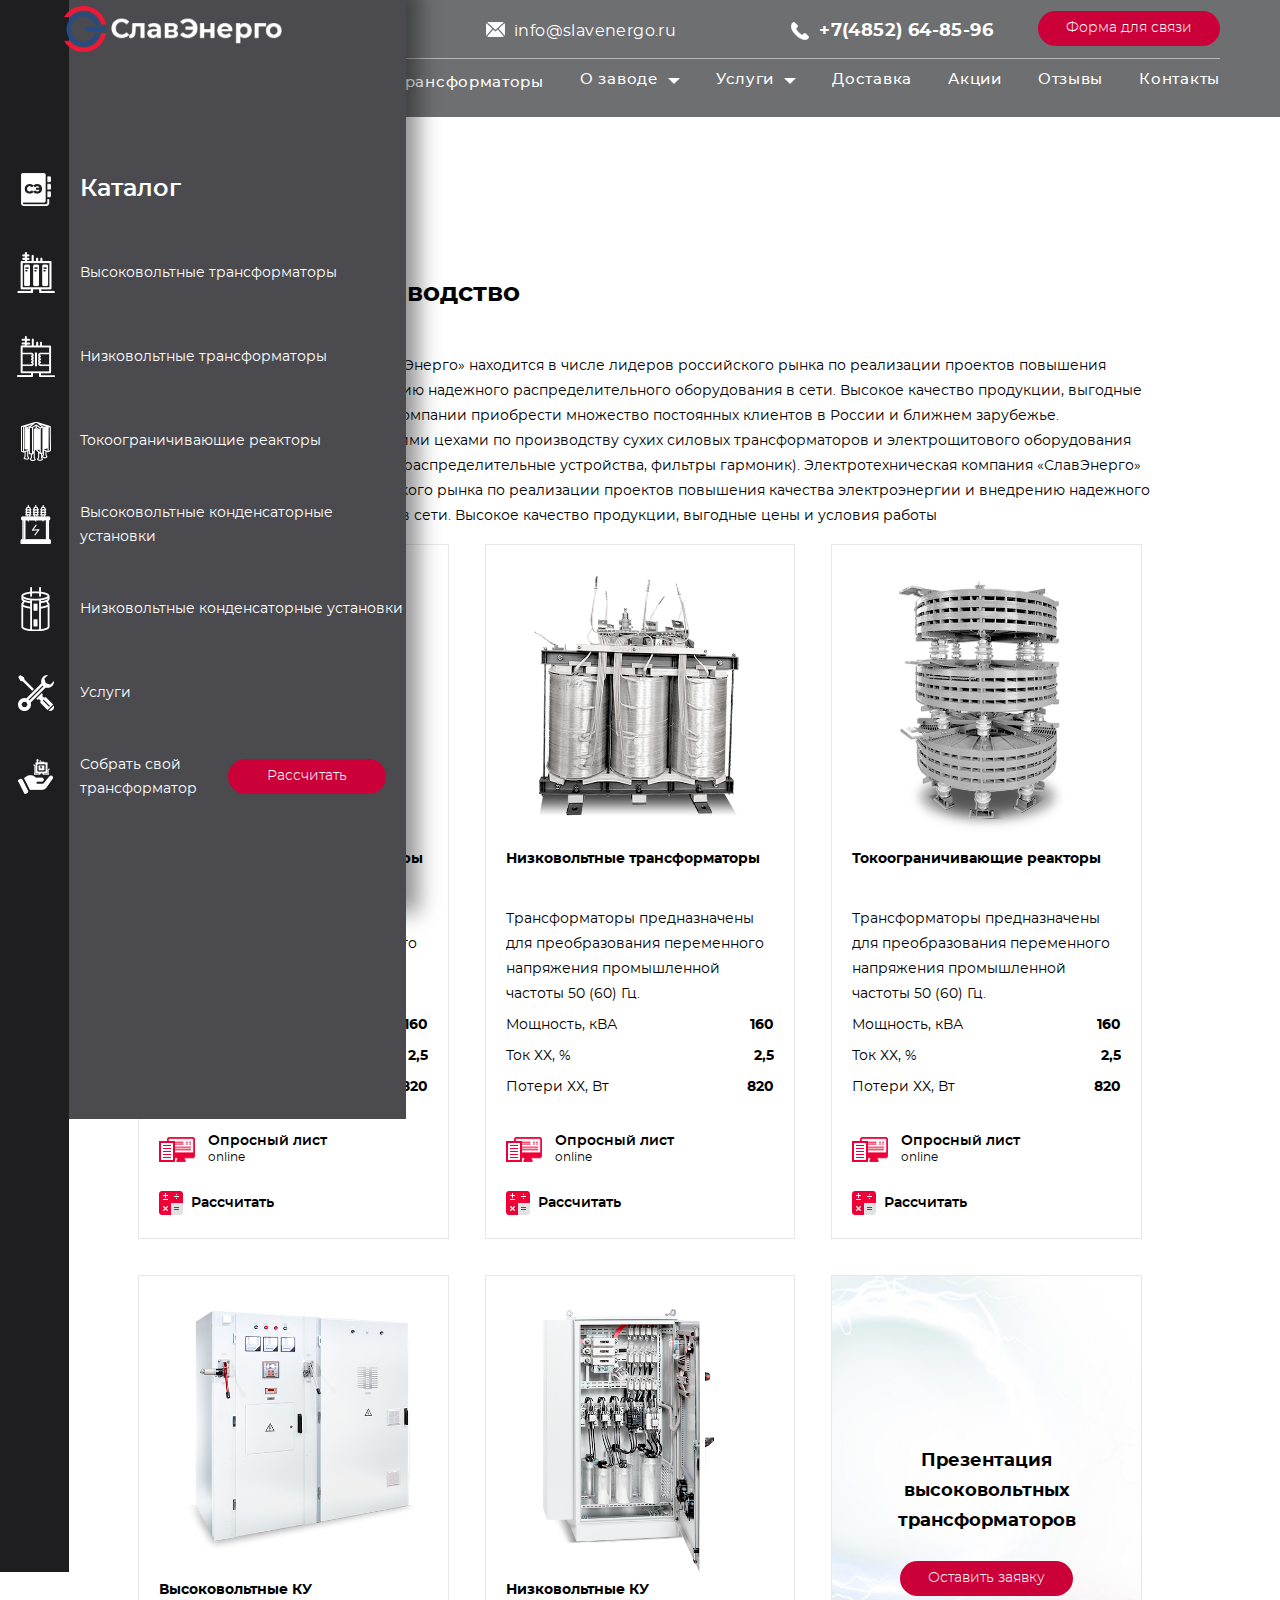
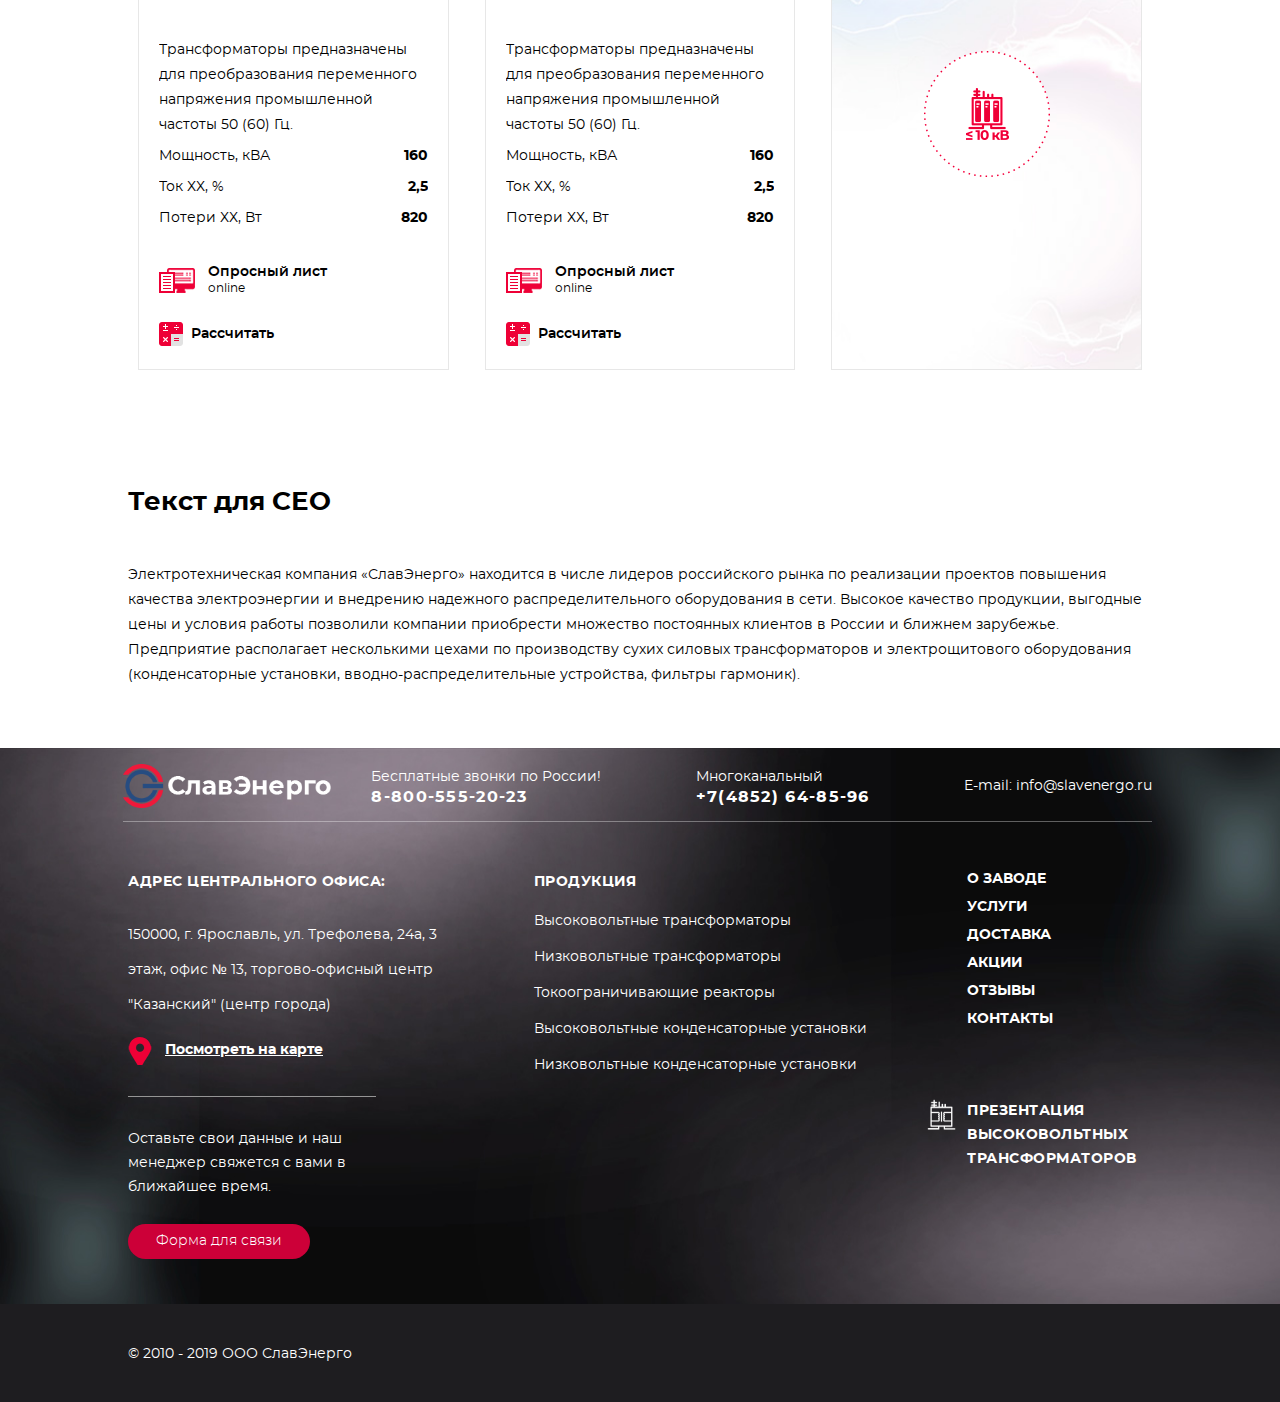
<file: catalog.html>
<!DOCTYPE html>
<html dir="ltr" lang="ru-RU">
<head>
    <!--meta charset="cp-1251"-->
    <meta charset="utf-8">
    <meta name="viewport" content="width=device-width">
    <meta name="robots" content="noindex">
    <title>СлавЭнерго</title>
    
    <!--[if lt IE 9]><script src="js/html5.js" type="text/javascript"></script><![endif]-->
    
    <link rel="stylesheet" type="text/css" href="css/slick.css">
    <link rel="stylesheet" type="text/css"  media="all" href="css/jquery.fancybox.css">
    <link rel="stylesheet" type="text/css"  media="all" href="css/font.css">
    
	    <!--link rel="stylesheet" type="text/css"  media="all" href="css/ModalWindow.css" /><!-- !!! стили не подключать -->
    
    <link rel="stylesheet" type="text/css"  media="all" href="template_styles.css">
    
    <script type="text/Javascript" src="js/jquery-1.12.1.min.js"></script>
    <script type="text/Javascript" src="js/jquery-ui-1.12.1.js"></script>
    <script type="text/javascript" src="js/slick.min.js"></script>
    <script type="text/javascript" src="js/jquery.fancybox.min.js"></script>
    <script type="text/javascript" src="js/zoomsl-3.0.min.js"></script>
    <script type="text/javascript" src="js/script.js"></script> 
</head>
<body>
    <div class="wrapper">
	<!-- шапка -->
	<div id="logo">
	    <a href="index.html">
		<img src="images/logo.png" alt="СлавЭнерго" />
	    </a>
	</div>
	
	<header id="header">
	    <div class="in">
		<a class="button" href="#">Форма для связи</a>
		
		<div class="header_cont">
		    <div id="search">
			<form>
			    <input type="text" value="">
			    <input type="submit" value="поиск">
			</form>
		    </div>
		    <a class="search mob" href="#"></a>
		    <a href="mailto:info@slavenergo.ru">info@slavenergo.ru</a>
		    <a class="tel" href="tel:+74852648596">+7(4852) 64-85-96</a>
		</div>
		<nav>
		    <div class="main_menu">
			<ul>
			    <li class="menu_item_catalog active">
				<a href="catalog.html">Продукция</a>
				<ul>
				    <li>
					<a href="vysokovoltnyye_transformatory.html">Высоковольтные трансформаторы</a>
					<ul>
					    <li><a href="catalog_level3.html">Трансформаторы сухие силовые распределительные</a></li>
					    <li><a href="catalog_level3.html">Трансформаторы сухие силовые</a></li>
					    <li><a href="catalog_level3.html">Трансформаторы сухие силовые преобразовательные</a></li>
					</ul>
				    </li>
				    <li>
					<a href="catalog_level2.html">Низковольтные трансформаторы</a>
					<ul>
					    <li><a href="catalog_level3.html">Трансформаторы понижающие трехфазные</a></li>
					    <li><a href="catalog_level3.html">Трансформаторы понижающие однофазные</a></li>
					    <li><a href="catalog_level3.html">Трансформаторы влагозащищенные трехфазные</a></li>
					    <li><a href="catalog_level3.html">Трансформаторы влагозащищенные однофазные</a></li>
					</ul>
				    </li>
				    <li>
					<a href="catalog_level2.html">Токоограничивающие реакторы</a>
					<ul>
					    <li><a href="catalog_level3.html">Токоограничивающие реакторы трехфазные</a></li>
					    <li><a href="catalog_level3.html">Токоограничивающие реакторы однофазные</a></li>
					</ul>
				    </li>
				    <li>
					<a href="catalog_level2.html">Высоковольтные конденсаторные установки</a>
					<ul>
					    <li><a href="catalog_level3.html">Автоматические конденсаторные установки</a></li>
					    <li><a href="catalog_level3.html">Автоматические фильтровые конденсаторные установки</a></li>
					    <li><a href="catalog_level3.html">Батареи статических конденсаторов</a></li>
					    <li><a href="catalog_level3.html">Фильтрокомпенсирующие устройства</a></li>
					    <li><a href="catalog_level3.html">Комплектующие высоковольтных конденсаторных установок</a></li>
					</ul>
				    </li>
				    <li>
					<a href="catalog_level2.html">Низковольтные конденсаторные установки</a>
					<ul>
					    <li><a href="catalog_level3.html">Автоматические конденсаторные установки</a></li>
					    <li><a href="catalog_level3.html">Автоматические конденсаторные установки с фильтрами гармоник</a></li>
					    <li><a href="catalog_level3.html">Автоматические конденсаторные установки тиристорные</a></li>
					    <li><a href="catalog_level3.html">Комплектующие низковольтных конденсаторных установок</a></li>
					</ul>
				    </li>
				</ul>
			    </li>
			    <li class="menu_item_vys_trans">
				<a href="vysokovoltnyye_transformatory.html">Высоковольтные трансформаторы</a>
			    </li>
			    <li>
				<a href="about.html">О заводе</a>
				<ul>
				    <li><a href="blog.html">Блог</a></li>
				</ul>
			    </li>
			    <li>
				<a href="services.html">Услуги</a>
				<ul>
				    <li><a href="services_item.html">Замеры параметров электроэнергии</a></li>
				    <li><a href="services_item.html">Монтаж и шефмонтаж производимого оборудования</a></li>
				</ul>
			    </li>
			    <li>
				<a href="delivery.html">Доставка</a>
			    </li>
			    <li>
				<a href="promotions.html">Акции</a>
			    </li>
			    <li>
				<a href="reviews.html">Отзывы</a>
			    </li>
			    <li>
				<a href="contacts.html">Контакты</a>
			    </li>
			    
			    <li class="mob">
				<a class="modal" href="#">Форма для связи</a>
				<a class="tel" href="tel:+74852648596">+7(4852) 64-85-96</a>
			    </li>
			</ul>
			
		    </div>
		    <div class="menu_button mob"></div>
		</nav>
	    </div>
	</header>
	<!-- end шапка -->
        
        
        <nav id="left_menu">
	    <ul>
		<li>
		    <a href="catalog.html">
			<span class="icon"><img src="images/icon_left_menu1.png" alt=""><img class="hover" src="images/icon_left_menu1_hover.png" alt=""></span>
			<span class="title">Каталог</span>
		    </a>
		</li>
		<li>
		    <a href="vysokovoltnyye_transformatory.html">
			<span class="icon"><img src="images/icon_left_menu2.png" alt=""><img class="hover" src="images/icon_left_menu2_hover.png" alt=""></span>
			<span class="title">Высоковольтные трансформаторы</span>
		    </a>
		    <ul>
			<li><a href="catalog_level3.html">Трансформаторы сухие силовые распределительные</a></li>
			<li><a href="catalog_level3.html">Трансформаторы сухие силовые</a></li>
			<li><a href="catalog_level3.html">Трансформаторы сухие силовые преобразовательные</a></li>
		    </ul>
		</li>
		<li>
		    <a href="catalog_level2.html">
			<span class="icon"><img src="images/icon_left_menu3.png" alt=""><img class="hover" src="images/icon_left_menu3_hover.png" alt=""></span>
			<span class="title">Низковольтные трансформаторы</span>
		    </a>
		    <ul>
			<li><a href="catalog_level3.html">Трансформаторы понижающие трехфазные</a></li>
			<li><a href="catalog_level3.html">Трансформаторы понижающие однофазные</a></li>
			<li><a href="catalog_level3.html">Трансформаторы влагозащищенные трехфазные</a></li>
			<li><a href="catalog_level3.html">Трансформаторы влагозащищенные однофазные</a></li>
		    </ul>
		</li>
		<li>
		    <a href="catalog_level2.html">
			<span class="icon"><img src="images/icon_left_menu4.png" alt=""><img class="hover" src="images/icon_left_menu4_hover.png" alt=""></span>
			<span class="title">Токоограничивающие реакторы</span>
		    </a>
		    <ul>
			<li><a href="catalog_level3.html">Токоограничивающие реакторы трехфазные</a></li>
			<li><a href="catalog_level3.html">Токоограничивающие реакторы однофазные</a></li>
		    </ul>
		</li>
		<li>
		    <a href="catalog_level2.html">
			<span class="icon"><img src="images/icon_left_menu5.png" alt=""><img class="hover" src="images/icon_left_menu5_hover.png" alt=""></span>
			<span class="title">Высоковольтные конденсаторные установки</span>
		    </a>
		    <ul>
			<li><a href="catalog_level3.html">Автоматические конденсаторные установки</a></li>
			<li><a href="catalog_level3.html">Автоматические фильтровые конденсаторные установки</a></li>
			<li><a href="catalog_level3.html">Батареи статических конденсаторов</a></li>
			<li><a href="catalog_level3.html">Фильтрокомпенсирующие устройства</a></li>
			<li><a href="catalog_level3.html">Комплектующие высоковольтных конденсаторных установок</a></li>
		    </ul>
		</li>
		<li>
		    <a href="catalog_level2.html">
			<span class="icon"><img src="images/icon_left_menu6.png" alt=""><img class="hover" src="images/icon_left_menu6_hover.png" alt=""></span>
			<span class="title">Низковольтные конденсаторные установки</span>
		    </a>
		    <ul>
			<li><a href="catalog_level3.html">Автоматические конденсаторные установки</a></li>
			<li><a href="catalog_level3.html">Автоматические конденсаторные установки с фильтрами гармоник</a></li>
			<li><a href="catalog_level3.html">Автоматические конденсаторные установки тиристорные</a></li>
			<li><a href="catalog_level3.html">Комплектующие низковольтных конденсаторных установок</a></li>
		    </ul>
		</li>
		<li>
		    <a href="services.html">
			<span class="icon"><img src="images/icon_left_menu7.png" alt=""><img class="hover" src="images/icon_left_menu7_hover.png" alt=""></span>
			<span class="title">Услуги</span>
		    </a>
		</li>
		<li class="calculate">
			<span class="icon"><img src="images/icon_left_menu8.png" alt=""><img class="hover" src="images/icon_left_menu8_hover.png" alt=""></span>
			<span class="title">   Собрать свой трансформатор
			<a href="#" class="button">Рассчитать</a></span>
		</li>
	    </ul>
	</nav>
        
        <main class="content">
            <div class="in">
                <div class="bread_crumbs">
		    <ul>
			<li><a href="index.html">Главная</a></li>
			<li><span>Продукция</span></li>
		    </ul>
		</div>
                <h1>Продукция</h1>
		
		<div class="text">
		    <h2>Собственное производство</h2>
		    <p>Электротехническая компания «СлавЭнерго» находится в числе лидеров российского рынка по реализации проектов повышения качества электроэнергии и внедрению надежного распределительного оборудования в сети. Высокое качество продукции, выгодные цены и условия работы позволили компании приобрести множество постоянных клиентов в России и ближнем зарубежье. Предприятие располагает несколькими цехами по производству сухих силовых трансформаторов и электрощитового оборудования (конденсаторные установки, вводно-распределительные устройства, фильтры гармоник). Электротехническая компания «СлавЭнерго» находится в числе лидеров российского рынка по реализации проектов повышения качества электроэнергии и внедрению надежного распределительного оборудования в сети. Высокое качество продукции, выгодные цены и условия работы</p>
		</div>
                
                <div class="catalog catalog_main">
	    	    <div class="product_item">
			<div class="product_item_in">
			    <div class="img"><img src="images/product_img1.png"></div>
			    <h5><a href="catalog_level2.html">Высоковольтные трансформаторы</a></h5>
			    <div class="text">
				<p>Трансформаторы предназначены для преобразования переменного напряжения промышленной частоты 50 (60) Гц.</p>
				<p><span class="char">Мощность, кВА</span> <strong>160</strong></p>
				<p><span class="char">Ток ХХ, %</span> <strong>2,5</strong></p>
				<p><span class="char">Потери ХХ, Вт</span> <strong>820</strong></p>
			    </div>
			    <div class="text text_hover">
				<ul>
				    <li><a href="catalog_level3.html">Трансформаторы сухие силовые распределительные</a></li>
				    <li><a href="catalog_level3.html">Трансформаторы сухие силовые</a></li>
				    <li><a href="catalog_level3.html">Трансформаторы сухие силовые преобразовательные</a></li>
				</ul>
			    </div>
			    <div class="poll"><a href="#">Опросный лист <span>online</span></a></div>
			    <div class="calculation"><a href="#">Рассчитать</a></div>
			</div>
		    </div>
    			
		    
		    <div class="product_item">
			<div class="product_item_in">
			    <div class="img"><img src="images/product_img2.png"></div>
			    <h5><a href="catalog_level2.html">Низковольтные трансформаторы</a></h5>
			    <div class="text">
				<p>Трансформаторы предназначены для преобразования переменного напряжения промышленной частоты 50 (60) Гц.</p>
				<p><span class="char">Мощность, кВА</span> <strong>160</strong></p>
				<p><span class="char">Ток ХХ, %</span> <strong>2,5</strong></p>
				<p><span class="char">Потери ХХ, Вт</span> <strong>820</strong></p>
			    </div>
			    <div class="text text_hover">
				<ul>
				    <li><a href="catalog_level3.html">Трансформаторы понижающие трехфазные</a></li>
				    <li><a href="catalog_level3.html">Трансформаторы понижающие однофазные</a></li>
				    <li><a href="catalog_level3.html">Трансформаторы влагозащищенные трехфазные</a></li>
				    <li><a href="catalog_level3.html">Трансформаторы влагозащищенные однофазные</a></li>
				</ul>
			    </div>
			    <div class="poll"><a href="#">Опросный лист <span>online</span></a></div>
			    <div class="calculation"><a href="#">Рассчитать</a></div>
			</div>
		    </div>
		    
		    <div class="product_item">
			<div class="product_item_in">
			    <div class="img"><img src="images/product_img3.png"></div>
			    <h5><a href="catalog_level2.html">Токоограничивающие реакторы</a></h5>
			    <div class="text">
				<p>Трансформаторы предназначены для преобразования переменного напряжения промышленной частоты 50 (60) Гц.</p>
				<p><span class="char">Мощность, кВА</span> <strong>160</strong></p>
				<p><span class="char">Ток ХХ, %</span> <strong>2,5</strong></p>
				<p><span class="char">Потери ХХ, Вт</span> <strong>820</strong></p>
			    </div>
			    <div class="text text_hover">
				<ul>
				    <li><a href="catalog_level3.html">Токоограничивающие реакторы трехфазные</a></li>
				    <li><a href="catalog_level3.html">Токоограничивающие реакторы однофазные</a></li>
				</ul>
			    </div>
			    <div class="poll"><a href="#">Опросный лист <span>online</span></a></div>
			    <div class="calculation"><a href="#">Рассчитать</a></div>
			</div>
		    </div>
		    
		    <div class="product_item">
			<div class="product_item_in">
			    <div class="img"><img src="images/product_img4.png"></div>
			    <h5><a href="catalog_level2.html">Высоковольтные КУ</a></h5>
			    <div class="text">
				<p>Трансформаторы предназначены для преобразования переменного напряжения промышленной частоты 50 (60) Гц.</p>
				<p><span class="char">Мощность, кВА</span> <strong>160</strong></p>
				<p><span class="char">Ток ХХ, %</span> <strong>2,5</strong></p>
				<p><span class="char">Потери ХХ, Вт</span> <strong>820</strong></p>
			    </div>
			    <div class="text text_hover">
				<ul>
				    <li><a href="catalog_level3.html">Автоматические конденсаторные установки</a></li>
				    <li><a href="catalog_level3.html">Автоматические фильтровые конденсаторные установки</a></li>
				    <li><a href="catalog_level3.html">Батареи статических конденсаторов</a></li>
				    <li><a href="catalog_level3.html">Фильтрокомпенсирующие устройства</a></li>
				    <li><a href="catalog_level3.html">Комплектующие высоковольтных конденсаторных установок</a></li>
				</ul>
			    </div>
			    <div class="poll"><a href="#">Опросный лист <span>online</span></a></div>
			    <div class="calculation"><a href="#">Рассчитать</a></div>
			</div>
		    </div>
		    
		    <div class="product_item">
			<div class="product_item_in">
			    <div class="img"><img src="images/product_img5.png"></div>
			    <h5><a href="catalog_level2.html">Низковольтные КУ</a></h5>
			    <div class="text">
				<p>Трансформаторы предназначены для преобразования переменного напряжения промышленной частоты 50 (60) Гц.</p>
				<p><span class="char">Мощность, кВА</span> <strong>160</strong></p>
				<p><span class="char">Ток ХХ, %</span> <strong>2,5</strong></p>
				<p><span class="char">Потери ХХ, Вт</span> <strong>820</strong></p>
			    </div>
			    <div class="text text_hover">
				<ul>
				    <li><a href="catalog_level3.html">Автоматические конденсаторные установки</a></li>
				    <li><a href="catalog_level3.html">Автоматические конденсаторные установки с фильтрами гармоник</a></li>
				    <li><a href="catalog_level3.html">Автоматические конденсаторные установки тиристорные</a></li>
				    <li><a href="catalog_level3.html">Комплектующие низковольтных конденсаторных установок</a></li>
				</ul>
			    </div>
			    <div class="poll"><a href="#">Опросный лист <span>online</span></a></div>
			    <div class="calculation"><a href="#">Рассчитать</a></div>
			</div>
		    </div>
		    
		    <div class="presentation">
			<div class="text">
			    <h3>Презентация высоковольтных трансформаторов</h3>
			    <a class="button" href="#">Оставить заявку</a>
			</div>
    			<div class="img"><img src="images/presentation_img.png"></div>
		    </div>
		    
		    
		</div>
		
		<div class="text">
		    <h2>Текст для СЕО</h2>
		    <p>Электротехническая компания «СлавЭнерго» находится в числе лидеров российского рынка по реализации проектов повышения качества электроэнергии и внедрению надежного распределительного оборудования в сети. Высокое качество продукции, выгодные цены и условия работы позволили компании приобрести множество постоянных клиентов в России и ближнем зарубежье. Предприятие располагает несколькими цехами по производству сухих силовых трансформаторов и электрощитового оборудования (конденсаторные установки, вводно-распределительные устройства, фильтры гармоник).</p>
		</div>
            </div>
        </main>
            
            
            
            
            
            
            
            
        <!-- подвал -->
	<div id="pre_foo"></div>
	<footer id="footer">
	    <div class="in">
		<div class="foo_logo foo_top foo_left">
		    <img src="images/logo.png" alt="СлавЭнерго">
		</div>
		
		<div class="foo_left foo_address">
		    <div class="h5">Адрес центрального офиса:</div>
		    <div class="address">
			<p>150000, г. Ярославль, ул. Трефолева, 24а, 3 этаж, офис № 13, торгово-офисный центр "Казанский" (центр города)</p>
			<a class="map_link" href="#">Посмотреть на карте</a>
		    </div>
		</div>
		
		<div class="foo_top">
		    <div class="tel">
			<span>Бесплатные звонки по России!</span>
			<a href="tel:88005552023">8-800-555-20-23</a>
		    </div>
		    <div class="tel">
			<span>Многоканальный</span>
			<a href="tel:+74852648596">+7(4852) 64-85-96</a>
		    </div>
		    <div class="mail">
			<span>E-mail:</span>
			<a href="mailto:info@slavenergo.ru">info@slavenergo.ru</a>
		    </div>
		</div>
		
		<div class="foo_menu">
		    <ul>
			<li>
			    <a href="about.html">О заводе</a>
			</li>
			<li>
			    <a href="services.html">Услуги</a>
			</li>
			<li>
			    <a href="delivery.html">Доставка</a>
			</li>
			<li>
			    <a href="promotions.html">Акции</a>
			</li>
			<li>
			    <a href="reviews.html">Отзывы</a>
			</li>
			<li>
			    <a href="contacts.html">Контакты</a>
			</li>
		    </ul>
		</div>
		
		<div class="foo_menu foo_submenu">
		    <div class="h5"><a href="catalog.html">Продукция</a></div>
		    <ul>
			<li><a href="vysokovoltnyye_transformatory.html">Высоковольтные трансформаторы</a></li>
			<li><a href="catalog_level2.html">Низковольтные трансформаторы</a></li>
			<li><a href="catalog_level2.html">Токоограничивающие реакторы</a></li>
			<li><a href="catalog_level2.html">Высоковольтные конденсаторные установки</a></li>
			<li><a href="catalog_level2.html">Низковольтные конденсаторные установки</a></li>
		    </ul>
		</div>
		
		<div class="foo_presentation h5">
		    <a href="#">Презентация высоковольтных трансформаторов</a>
		</div>
		
		<div class="foo_text">
		    <p>Оставьте свои данные и наш менеджер свяжется с вами в ближайшее время.</p>
		    <a href="#" class="button">Форма для связи</a>
		</div>
		
		<div id="copy">
		    &copy; 2010 - 2019 ООО СлавЭнерго
		</div>
	    </div>
	</footer>
	<!-- end подвал -->
	
    </div>
</body>
</html>
</file>
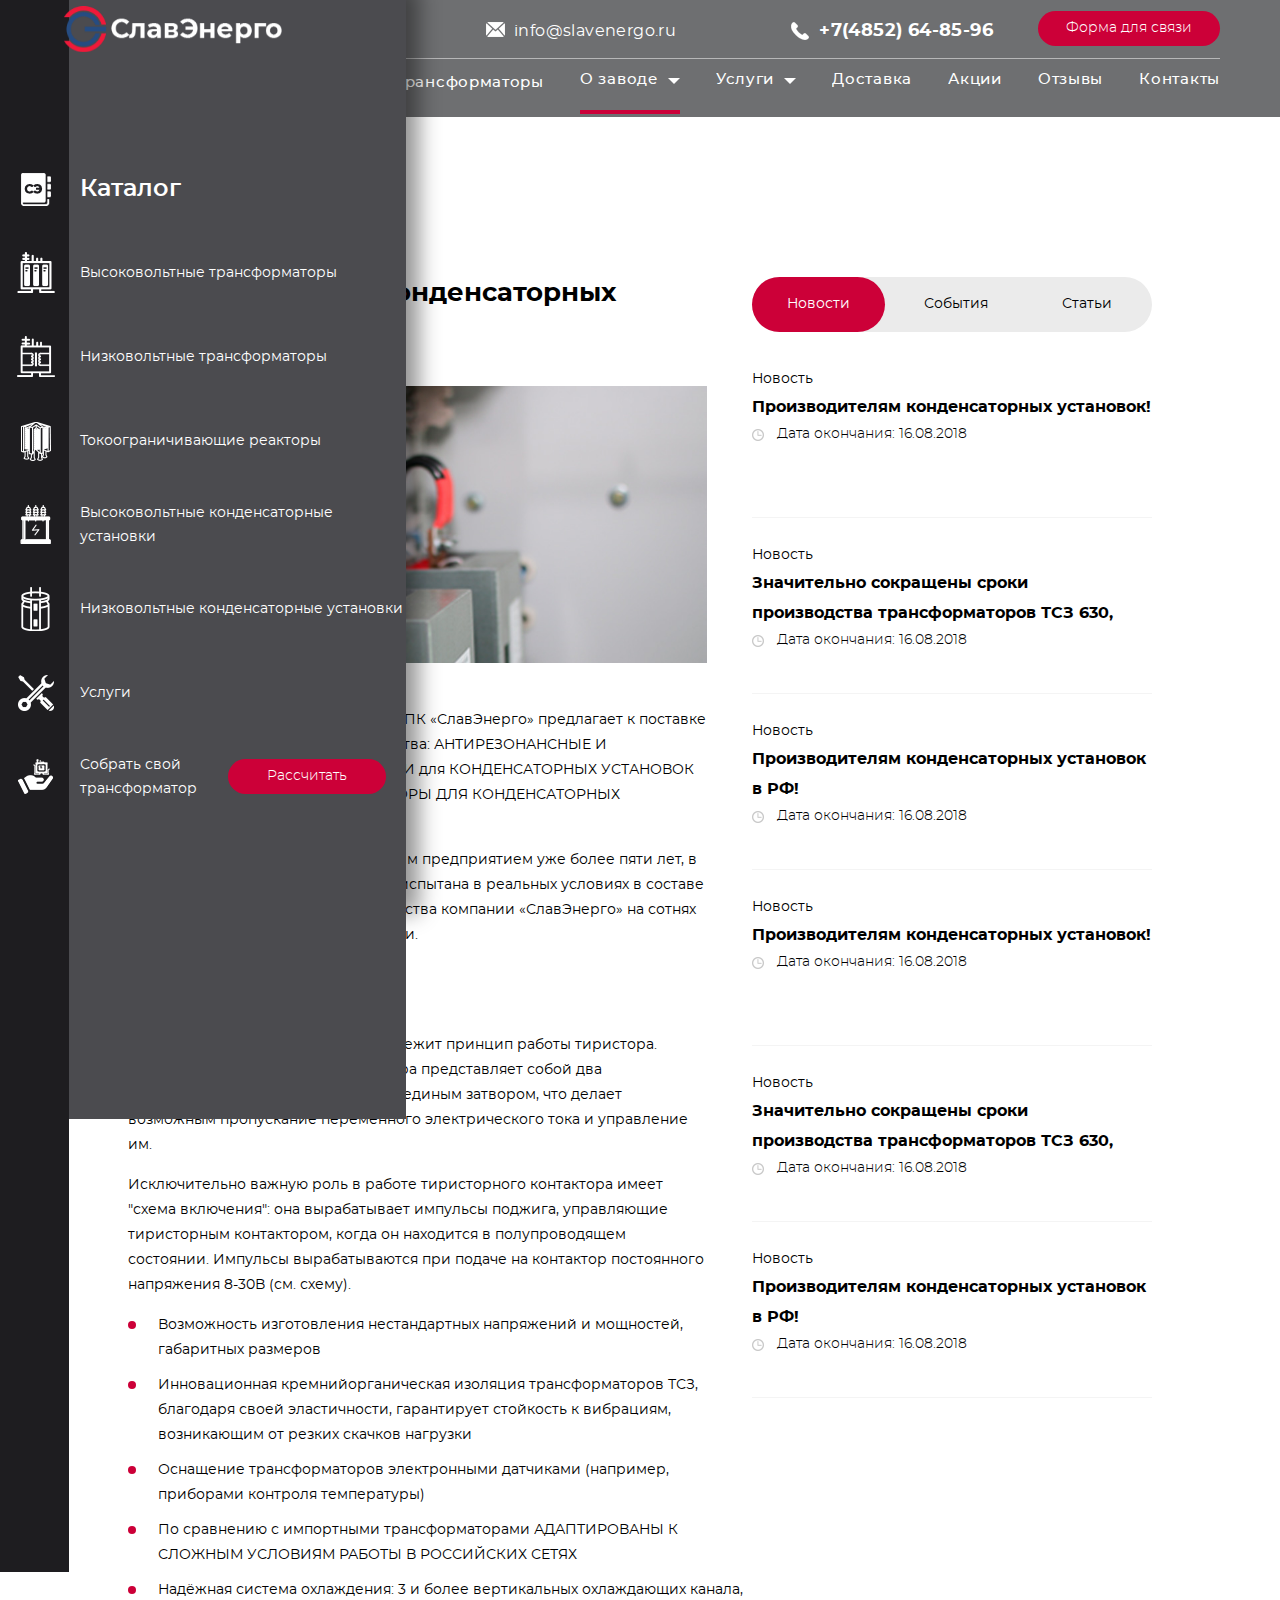
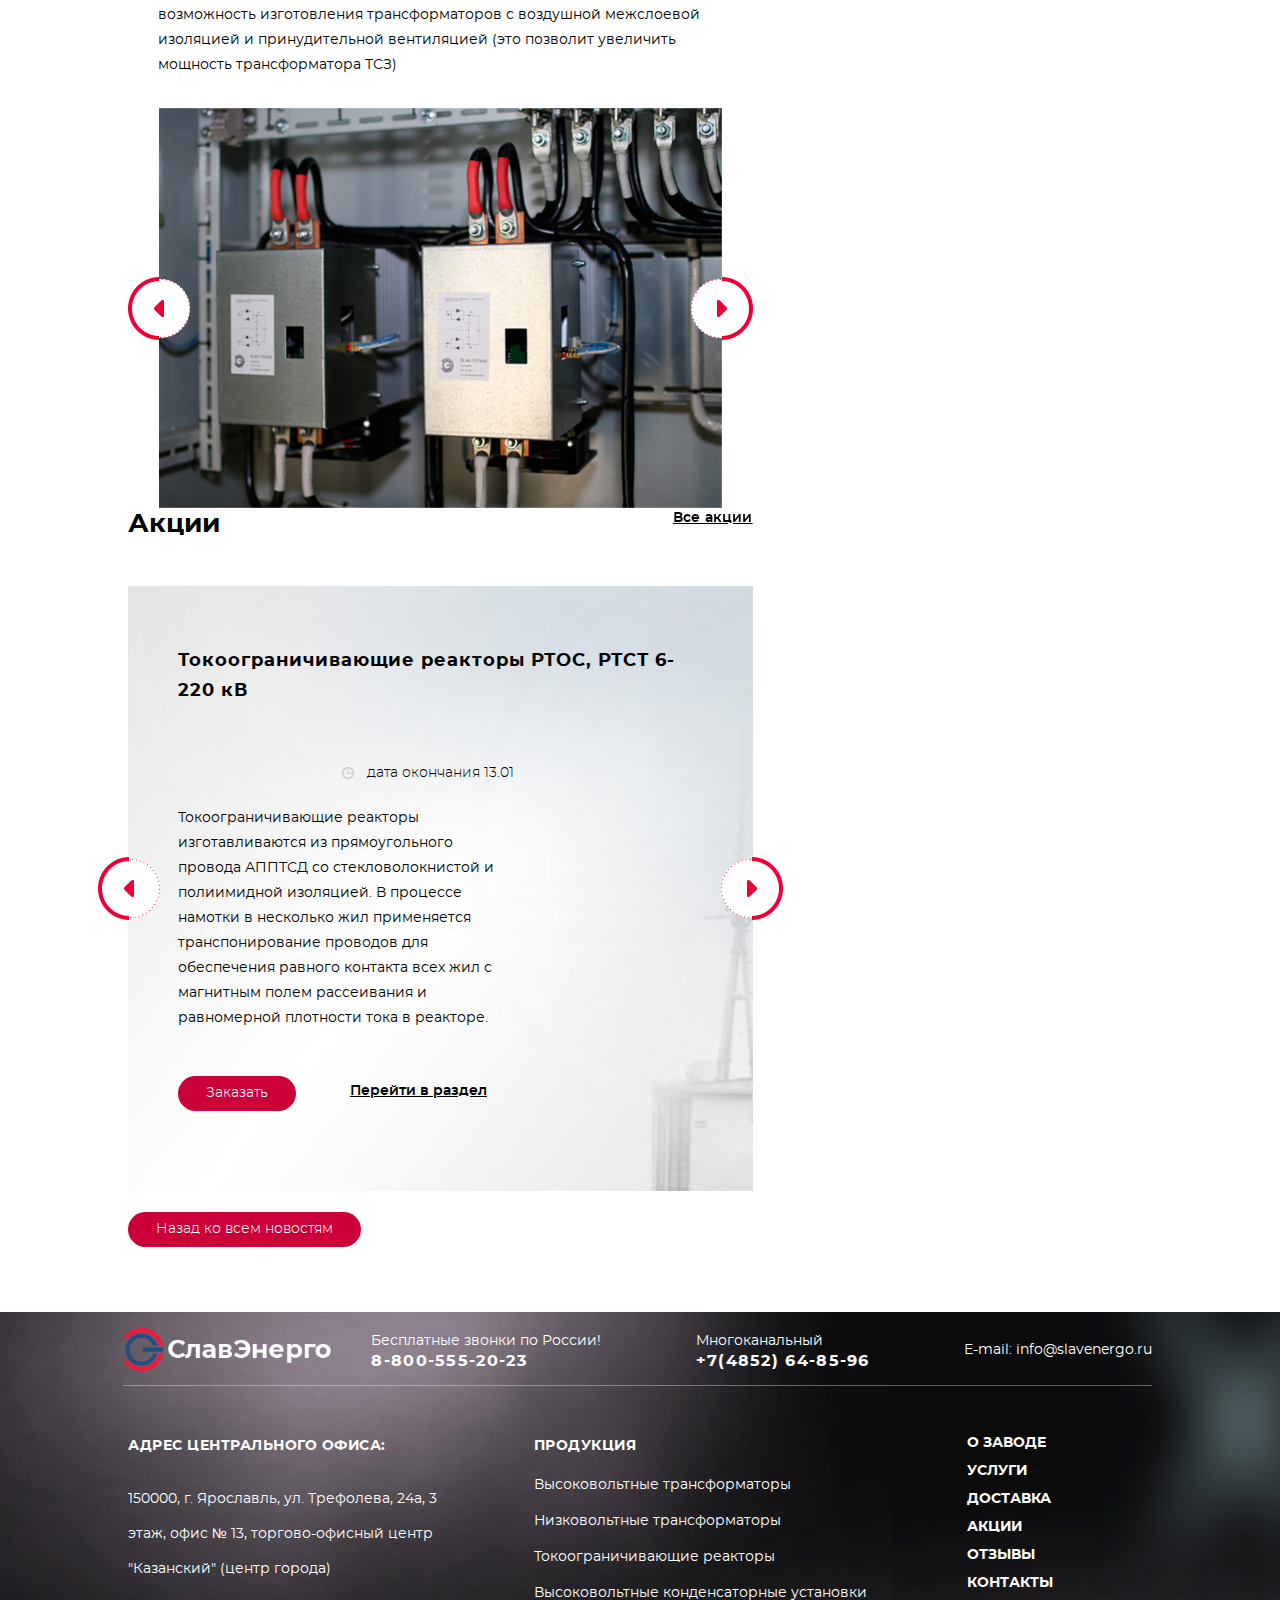
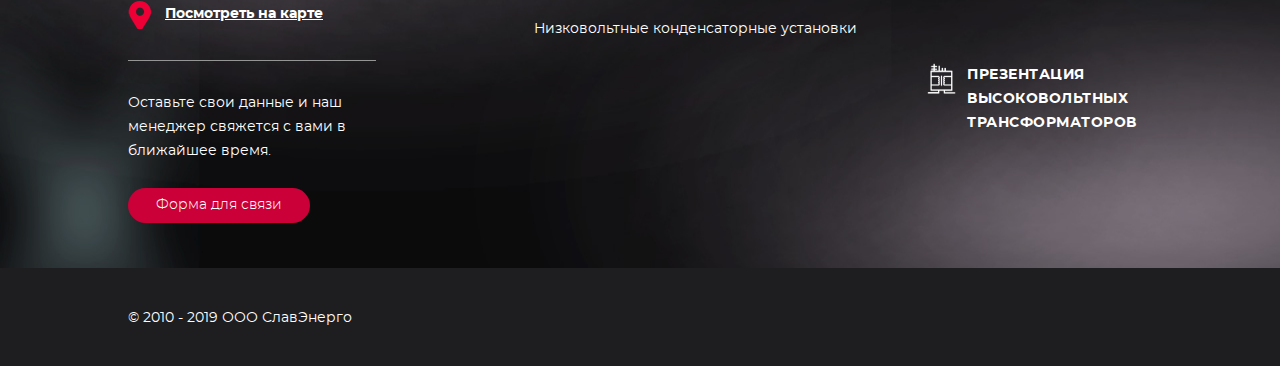
<file: news_item.html>
<!DOCTYPE html>
<html dir="ltr" lang="ru-RU">
<head>
    <!--meta charset="cp-1251"-->
    <meta charset="utf-8">
    <meta name="viewport" content="width=device-width">
    <meta name="robots" content="noindex">
    <title>СлавЭнерго</title>
    
    <!--[if lt IE 9]><script src="js/html5.js" type="text/javascript"></script><![endif]-->
    
    <link rel="stylesheet" type="text/css" href="css/slick.css">
    <link rel="stylesheet" type="text/css"  media="all" href="css/jquery.fancybox.css">
    <link rel="stylesheet" type="text/css"  media="all" href="css/font.css">
    
	    <!--link rel="stylesheet" type="text/css"  media="all" href="css/ModalWindow.css" /><!-- !!! стили не подключать -->
    
    <link rel="stylesheet" type="text/css"  media="all" href="template_styles.css">
    
    <script type="text/Javascript" src="js/jquery-1.12.1.min.js"></script>
    <script type="text/Javascript" src="js/jquery-ui-1.12.1.js"></script>
    <script type="text/javascript" src="js/slick.min.js"></script>
    <script type="text/javascript" src="js/jquery.fancybox.min.js"></script>
    <script type="text/javascript" src="js/zoomsl-3.0.min.js"></script>
    <script type="text/javascript" src="js/script.js"></script> 
</head>
<body>
    <div class="wrapper">
	<!-- шапка -->
	<div id="logo">
	    <a href="index.html">
		<img src="images/logo.png" alt="СлавЭнерго" />
	    </a>
	</div>
	
	<header id="header">
	    <div class="in">
		<a class="button" href="#">Форма для связи</a>
		
		<div class="header_cont">
		    <div id="search">
			<form>
			    <input type="text" value="">
			    <input type="submit" value="поиск">
			</form>
		    </div>
		    <a class="search mob" href="#"></a>
		    <a href="mailto:info@slavenergo.ru">info@slavenergo.ru</a>
		    <a class="tel" href="tel:+74852648596">+7(4852) 64-85-96</a>
		</div>
		<nav>
		    <div class="main_menu">
			<ul>
			    <li class="menu_item_catalog">
				<a href="catalog.html">Продукция</a>
				<ul>
				    <li>
					<a href="vysokovoltnyye_transformatory.html">Высоковольтные трансформаторы</a>
					<ul>
					    <li><a href="catalog_level3.html">Трансформаторы сухие силовые распределительные</a></li>
					    <li><a href="catalog_level3.html">Трансформаторы сухие силовые</a></li>
					    <li><a href="catalog_level3.html">Трансформаторы сухие силовые преобразовательные</a></li>
					</ul>
				    </li>
				    <li>
					<a href="catalog_level2.html">Низковольтные трансформаторы</a>
					<ul>
					    <li><a href="catalog_level3.html">Трансформаторы понижающие трехфазные</a></li>
					    <li><a href="catalog_level3.html">Трансформаторы понижающие однофазные</a></li>
					    <li><a href="catalog_level3.html">Трансформаторы влагозащищенные трехфазные</a></li>
					    <li><a href="catalog_level3.html">Трансформаторы влагозащищенные однофазные</a></li>
					</ul>
				    </li>
				    <li>
					<a href="catalog_level2.html">Токоограничивающие реакторы</a>
					<ul>
					    <li><a href="catalog_level3.html">Токоограничивающие реакторы трехфазные</a></li>
					    <li><a href="catalog_level3.html">Токоограничивающие реакторы однофазные</a></li>
					</ul>
				    </li>
				    <li>
					<a href="catalog_level2.html">Высоковольтные конденсаторные установки</a>
					<ul>
					    <li><a href="catalog_level3.html">Автоматические конденсаторные установки</a></li>
					    <li><a href="catalog_level3.html">Автоматические фильтровые конденсаторные установки</a></li>
					    <li><a href="catalog_level3.html">Батареи статических конденсаторов</a></li>
					    <li><a href="catalog_level3.html">Фильтрокомпенсирующие устройства</a></li>
					    <li><a href="catalog_level3.html">Комплектующие высоковольтных конденсаторных установок</a></li>
					</ul>
				    </li>
				    <li>
					<a href="catalog_level2.html">Низковольтные конденсаторные установки</a>
					<ul>
					    <li><a href="catalog_level3.html">Автоматические конденсаторные установки</a></li>
					    <li><a href="catalog_level3.html">Автоматические конденсаторные установки с фильтрами гармоник</a></li>
					    <li><a href="catalog_level3.html">Автоматические конденсаторные установки тиристорные</a></li>
					    <li><a href="catalog_level3.html">Комплектующие низковольтных конденсаторных установок</a></li>
					</ul>
				    </li>
				</ul>
			    </li>
			    <li class="menu_item_vys_trans">
				<a href="vysokovoltnyye_transformatory.html">Высоковольтные трансформаторы</a>
			    </li>
			    <li class="active">
				<a href="about.html">О заводе</a>
				<ul>
				    <li><a href="blog.html">Блог</a></li>
				</ul>
			    </li>
			    <li>
				<a href="services.html">Услуги</a>
				<ul>
				    <li><a href="services_item.html">Замеры параметров электроэнергии</a></li>
				    <li><a href="services_item.html">Монтаж и шефмонтаж производимого оборудования</a></li>
				</ul>
			    </li>
			    <li>
				<a href="delivery.html">Доставка</a>
			    </li>
			    <li>
				<a href="promotions.html">Акции</a>
			    </li>
			    <li>
				<a href="reviews.html">Отзывы</a>
			    </li>
			    <li>
				<a href="contacts.html">Контакты</a>
			    </li>
			    
			    <li class="mob">
				<a class="modal" href="#">Форма для связи</a>
				<a class="tel" href="tel:+74852648596">+7(4852) 64-85-96</a>
			    </li>
			</ul>
			
		    </div>
		    <div class="menu_button mob"></div>
		</nav>
	    </div>
	</header>
	<!-- end шапка -->
        
        
        <nav id="left_menu">
	    <ul>
		<li>
		    <a href="catalog.html">
			<span class="icon"><img src="images/icon_left_menu1.png" alt=""><img class="hover" src="images/icon_left_menu1_hover.png" alt=""></span>
			<span class="title">Каталог</span>
		    </a>
		</li>
		<li>
		    <a href="vysokovoltnyye_transformatory.html">
			<span class="icon"><img src="images/icon_left_menu2.png" alt=""><img class="hover" src="images/icon_left_menu2_hover.png" alt=""></span>
			<span class="title">Высоковольтные трансформаторы</span>
		    </a>
		    <ul>
			<li><a href="catalog_level3.html">Трансформаторы сухие силовые распределительные</a></li>
			<li><a href="catalog_level3.html">Трансформаторы сухие силовые</a></li>
			<li><a href="catalog_level3.html">Трансформаторы сухие силовые преобразовательные</a></li>
		    </ul>
		</li>
		<li>
		    <a href="catalog_level2.html">
			<span class="icon"><img src="images/icon_left_menu3.png" alt=""><img class="hover" src="images/icon_left_menu3_hover.png" alt=""></span>
			<span class="title">Низковольтные трансформаторы</span>
		    </a>
		    <ul>
			<li><a href="catalog_level3.html">Трансформаторы понижающие трехфазные</a></li>
			<li><a href="catalog_level3.html">Трансформаторы понижающие однофазные</a></li>
			<li><a href="catalog_level3.html">Трансформаторы влагозащищенные трехфазные</a></li>
			<li><a href="catalog_level3.html">Трансформаторы влагозащищенные однофазные</a></li>
		    </ul>
		</li>
		<li>
		    <a href="catalog_level2.html">
			<span class="icon"><img src="images/icon_left_menu4.png" alt=""><img class="hover" src="images/icon_left_menu4_hover.png" alt=""></span>
			<span class="title">Токоограничивающие реакторы</span>
		    </a>
		    <ul>
			<li><a href="catalog_level3.html">Токоограничивающие реакторы трехфазные</a></li>
			<li><a href="catalog_level3.html">Токоограничивающие реакторы однофазные</a></li>
		    </ul>
		</li>
		<li>
		    <a href="catalog_level2.html">
			<span class="icon"><img src="images/icon_left_menu5.png" alt=""><img class="hover" src="images/icon_left_menu5_hover.png" alt=""></span>
			<span class="title">Высоковольтные конденсаторные установки</span>
		    </a>
		    <ul>
			<li><a href="catalog_level3.html">Автоматические конденсаторные установки</a></li>
			<li><a href="catalog_level3.html">Автоматические фильтровые конденсаторные установки</a></li>
			<li><a href="catalog_level3.html">Батареи статических конденсаторов</a></li>
			<li><a href="catalog_level3.html">Фильтрокомпенсирующие устройства</a></li>
			<li><a href="catalog_level3.html">Комплектующие высоковольтных конденсаторных установок</a></li>
		    </ul>
		</li>
		<li>
		    <a href="catalog_level2.html">
			<span class="icon"><img src="images/icon_left_menu6.png" alt=""><img class="hover" src="images/icon_left_menu6_hover.png" alt=""></span>
			<span class="title">Низковольтные конденсаторные установки</span>
		    </a>
		    <ul>
			<li><a href="catalog_level3.html">Автоматические конденсаторные установки</a></li>
			<li><a href="catalog_level3.html">Автоматические конденсаторные установки с фильтрами гармоник</a></li>
			<li><a href="catalog_level3.html">Автоматические конденсаторные установки тиристорные</a></li>
			<li><a href="catalog_level3.html">Комплектующие низковольтных конденсаторных установок</a></li>
		    </ul>
		</li>
		<li>
		    <a href="services.html">
			<span class="icon"><img src="images/icon_left_menu7.png" alt=""><img class="hover" src="images/icon_left_menu7_hover.png" alt=""></span>
			<span class="title">Услуги</span>
		    </a>
		</li>
		<li class="calculate">
			<span class="icon"><img src="images/icon_left_menu8.png" alt=""><img class="hover" src="images/icon_left_menu8_hover.png" alt=""></span>
			<span class="title">   Собрать свой трансформатор
			<a href="#" class="button">Рассчитать</a></span>
		</li>
	    </ul>
	</nav>
        
        <main class="content">
            <div class="in">
                <div class="bread_crumbs">
		    <ul>
			<li><a href="index.html">Главная</a></li>
			<li><a href="about.html">О заводе</a></li>
			<li><span>Блог</span></li>
		    </ul>
		</div>
                <h1>Блог</h1>
		
		<aside class="right">
		    <div class="tabs_container">
			<div class="tab_buttons">
			    <span class="tab_but active">Новости</span>
			    <span class="tab_but">События</span>
			    <span class="tab_but">Статьи</span>
			</div>
			<div class="tab active">
			    <div class="articles">
				<article class="news">
				    <div class="text">
					<p>Новость</p>
					<h4><a href="news_item.html">Производителям конденсаторных установок!</a></h4>
					<time>Дата окончания: 16.08.2018</time>
				    </div>
				</article>
				<article class="news">
				    <div class="text">
					<p>Новость</p>
					<h4><a href="news_item.html">Значительно сокращены сроки производства трансформаторов ТСЗ 630, 1000, 1600 кВА!</a></h4>                                               
					<time>Дата окончания: 16.08.2018</time>
				    </div>
				</article>
				<article class="news">
				    <div class="text">
					<p>Новость</p>
					<h4><a href="news_item.html">Производителям конденсаторных установок в РФ!</a></h4>
					<time>Дата окончания: 16.08.2018</time>
				    </div>
				</article>
				<article class="news">
				    <div class="text">
					<p>Новость</p>
					<h4><a href="news_item.html">Производителям конденсаторных установок!</a></h4>
					<time>Дата окончания: 16.08.2018</time>
				    </div>
				</article>
				<article class="news">
				    <div class="text">
					<p>Новость</p>
					<h4><a href="news_item.html">Значительно сокращены сроки производства трансформаторов ТСЗ 630, 1000, 1600 кВА!</a></h4>                                               
					<time>Дата окончания: 16.08.2018</time>
				    </div>
				</article>
				<article class="news">
				    <div class="text">
					<p>Новость</p>
					<h4><a href="news_item.html">Производителям конденсаторных установок в РФ!</a></h4>
					<time>Дата окончания: 16.08.2018</time>
				    </div>
				</article>
			    </div>
			</div>
			<div class="tab">
			     <div class="articles">
				<article class="news">
				    <div class="text">
					<p>Событие</p>
					<h4><a href="news_item.html">Производителям конденсаторных установок!</a></h4>
					<time>Дата окончания: 16.08.2018</time>
				    </div>
				</article>
				<article class="news">
				    <div class="text">
					<p>Событие</p>
					<h4><a href="news_item.html">Значительно сокращены сроки производства трансформаторов ТСЗ 630, 1000, 1600 кВА!</a></h4>                                               
					<time>Дата окончания: 16.08.2018</time>
				    </div>
				</article>
				<article class="news">
				    <div class="text">
					<p>Событие</p>
					<h4><a href="news_item.html">Производителям конденсаторных установок в РФ!</a></h4>
					<time>Дата окончания: 16.08.2018</time>
				    </div>
				</article>
				<article class="news">
				    <div class="text">
					<p>Событие</p>
					<h4><a href="news_item.html">Производителям конденсаторных установок!</a></h4>
					<time>Дата окончания: 16.08.2018</time>
				    </div>
				</article>
				<article class="news">
				    <div class="text">
					<p>Событие</p>
					<h4><a href="news_item.html">Значительно сокращены сроки производства трансформаторов ТСЗ 630, 1000, 1600 кВА!</a></h4>                                               
					<time>Дата окончания: 16.08.2018</time>
				    </div>
				</article>
				<article class="news">
				    <div class="text">
					<p>Событие</p>
					<h4><a href="news_item.html">Производителям конденсаторных установок в РФ!</a></h4>
					<time>Дата окончания: 16.08.2018</time>
				    </div>
				</article>
			    </div>
			</div>
			
			<div class="tab">
			     <div class="articles">
				<article class="news">
				    <div class="text">
					<p>Статья</p>
					<h4><a href="news_item.html">Производителям конденсаторных установок!</a></h4>
					<time>Дата окончания: 16.08.2018</time>
				    </div>
				</article>
				<article class="news">
				    <div class="text">
					<p>Статья</p>
					<h4><a href="news_item.html">Значительно сокращены сроки производства трансформаторов ТСЗ 630, 1000, 1600 кВА!</a></h4>                                               
					<time>Дата окончания: 16.08.2018</time>
				    </div>
				</article>
				<article class="news">
				    <div class="text">
					<p>Статья</p>
					<h4><a href="news_item.html">Производителям конденсаторных установок в РФ!</a></h4>
					<time>Дата окончания: 16.08.2018</time>
				    </div>
				</article>
				<article class="news">
				    <div class="text">
					<p>Статья</p>
					<h4><a href="news_item.html">Производителям конденсаторных установок!</a></h4>
					<time>Дата окончания: 16.08.2018</time>
				    </div>
				</article>
				<article class="news">
				    <div class="text">
					<p>Статья</p>
					<h4><a href="news_item.html">Значительно сокращены сроки производства трансформаторов ТСЗ 630, 1000, 1600 кВА!</a></h4>                                               
					<time>Дата окончания: 16.08.2018</time>
				    </div>
				</article>
				<article class="news">
				    <div class="text">
					<p>Статья</p>
					<h4><a href="news_item.html">Производителям конденсаторных установок в РФ!</a></h4>
					<time>Дата окончания: 16.08.2018</time>
				    </div>
				</article>
			    </div>
			</div>
		    </div>
		</aside>
                
                <div class="text right_indent">
		    <h2>Производителям конденсаторных установок!</h2>
		    <div class="text_image">
			<img src="images/photo8.jpg">
		    </div>
		    <time>Дата окончания: 16.08.2018</time>
		    
		    <p>Уважаемые господа! Компания ООО ПК «СлавЭнерго» предлагает к поставке продукцию собственного производства: АНТИРЕЗОНАНСНЫЕ И ТОКООГРАНИЧИВАЮЩИЕ ДРОССЕЛИ для КОНДЕНСАТОРНЫХ УСТАНОВОК 6,3/10,5 кВ, ТИРИСТОРНЫЕ КОНТАКТОРЫ ДЛЯ КОНДЕНСАТОРНЫХ УСТАНОВОК 0,4 кВ. </p>
		    <p>Данная продукция выпускается нашим предприятием уже более пяти лет, в течение которых была многократно испытана в реальных условиях в составе конденсаторных установок производства компании «СлавЭнерго» на сотнях предприятий Российской Федерации.</p>
		    <h3>Конструкция контактора</h3>
		    <p>В основе тиристорного контактора лежит принцип работы тиристора. Каждая фаза тиристорного контактора представляет собой два встречнонаправленных тиристора с единым затвором, что делает возможным пропускание переменного электрического тока и управление им.</p>
		    <p>Исключительно важную роль в работе тиристорного контактора имеет "схема включения": она вырабатывает импульсы поджига, управляющие тиристорным контактором, когда он находится в полупроводящем состоянии. Импульсы вырабатываются при подаче на контактор постоянного напряжения 8-30В (см. схему).</p>
		    <ul>
			<li>Возможность изготовления нестандартных напряжений и мощностей, габаритных размеров</li>
			<li>Инновационная кремнийорганическая изоляция трансформаторов ТСЗ, благодаря своей эластичности, гарантирует стойкость к вибрациям, возникающим от резких скачков нагрузки</li>
			<li>Оснащение трансформаторов электронными датчиками (например, приборaми контроля температуры)</li>
			<li>По сравнению с импортными трансформаторами АДАПТИРОВАНЫ К СЛОЖНЫМ УСЛОВИЯМ РАБОТЫ В РОССИЙСКИХ СЕТЯХ</li>
			<li>Надёжная система охлаждения: 3 и более вертикальных охлаждающих канала, возможность изготовления трансформаторов с воздушной межслоевой изоляцией и принудительной вентиляцией (это позволит увеличить мощность трансформатора ТСЗ)</li>
		    </ul>
		    
		    <div class="galery">
                        <div class="photo">
                            <img src="images/photo3.jpg" alt="">
                        </div>
                        <div class="photo">
                            <img src="images/photo2.jpg" alt="">
                        </div>
                        <div class="photo">
                            <img src="images/photo1.jpg" alt="">
                        </div> 
                    </div>
		
		
		    <!-- Акции -->
		    <div id="promotions">
			<a href="promotions.html" class="all_link">Все акции</a>
			<h2>Акции</h2>
			
			<div class="promotions_block slider">
			    <div class="promotion_item" style="background-image: url(images/promotion_item_bg.jpg);">
				<h3>Токоограничивающие реакторы РТОС, РТСТ 6-220 кВ</h3>
				<div class="text">
				    <time>дата окончания 13.01</time>
				    <p>Токоограничивающие реакторы изготавливаются из прямоугольного провода АППТСД со стекловолокнистой и полиимидной изоляцией. В процессе намотки в несколько жил применяется транспонирование проводов для обеспечения равного контакта всех жил с магнитным полем рассеивания и равномерной плотности тока в реакторе.</p>
				    <a href="#" class="button">Заказать</a>
				    <a href="#">Перейти в раздел</a>
				</div>
			    </div>
			    <div class="promotion_item" style="background-image: url(images/promotion_item_bg.jpg);">
				<h3>Трансформаторы трёхфазные серий ТСЗГЛ, ТСЗН</h3>
				<div class="text">
				    <time>дата окончания 13.01</time>
				    <p>Токоограничивающие реакторы изготавливаются из прямоугольного провода АППТСД со стекловолокнистой и полиимидной изоляцией. В процессе намотки в несколько жил применяется транспонирование проводов для обеспечения равного контакта всех жил с магнитным полем рассеивания и равномерной плотности тока в реакторе.</p>
				    <a href="#" class="button">Заказать</a>
				    <a href="#">Перейти в раздел</a>
				</div>
			    </div>
			    <div class="promotion_item" style="background-image: url(images/promotion_item_bg.jpg);">
				<h3>Вводно-распределительные устройства (ВРУ)</h3>
				<div class="text">
				    <time>дата окончания 13.01</time>
				    <p>Токоограничивающие реакторы изготавливаются из прямоугольного провода АППТСД со стекловолокнистой и полиимидной изоляцией. В процессе намотки в несколько жил применяется транспонирование проводов для обеспечения равного контакта всех жил с магнитным полем рассеивания и равномерной плотности тока в реакторе.</p>
				    <a href="#" class="button">Заказать</a>
				    <a href="#">Перейти в раздел</a>
				</div>
			    </div>
			</div>
		    </div>
		    <!-- end Акции -->
		    
		    <a class="button" href="#">Назад ко всем новостям</a>
		</div>
		
            </div>
        </main>
            
            
            
        <!-- подвал -->
	<div id="pre_foo"></div>
	<footer id="footer">
	    <div class="in">
		<div class="foo_logo foo_top foo_left">
		    <img src="images/logo.png" alt="СлавЭнерго">
		</div>
		
		<div class="foo_left foo_address">
		    <div class="h5">Адрес центрального офиса:</div>
		    <div class="address">
			<p>150000, г. Ярославль, ул. Трефолева, 24а, 3 этаж, офис № 13, торгово-офисный центр "Казанский" (центр города)</p>
			<a class="map_link" href="#">Посмотреть на карте</a>
		    </div>
		</div>
		
		<div class="foo_top">
		    <div class="tel">
			<span>Бесплатные звонки по России!</span>
			<a href="tel:88005552023">8-800-555-20-23</a>
		    </div>
		    <div class="tel">
			<span>Многоканальный</span>
			<a href="tel:+74852648596">+7(4852) 64-85-96</a>
		    </div>
		    <div class="mail">
			<span>E-mail:</span>
			<a href="mailto:info@slavenergo.ru">info@slavenergo.ru</a>
		    </div>
		</div>
		
		<div class="foo_menu">
		    <ul>
			<li>
			    <a href="about.html">О заводе</a>
			</li>
			<li>
			    <a href="services.html">Услуги</a>
			</li>
			<li>
			    <a href="delivery.html">Доставка</a>
			</li>
			<li>
			    <a href="promotions.html">Акции</a>
			</li>
			<li>
			    <a href="reviews.html">Отзывы</a>
			</li>
			<li>
			    <a href="contacts.html">Контакты</a>
			</li>
		    </ul>
		</div>
		
		<div class="foo_menu foo_submenu">
		    <div class="h5"><a href="catalog.html">Продукция</a></div>
		    <ul>
			<li><a href="vysokovoltnyye_transformatory.html">Высоковольтные трансформаторы</a></li>
			<li><a href="catalog_level2.html">Низковольтные трансформаторы</a></li>
			<li><a href="catalog_level2.html">Токоограничивающие реакторы</a></li>
			<li><a href="catalog_level2.html">Высоковольтные конденсаторные установки</a></li>
			<li><a href="catalog_level2.html">Низковольтные конденсаторные установки</a></li>
		    </ul>
		</div>
		
		<div class="foo_presentation h5">
		    <a href="#">Презентация высоковольтных трансформаторов</a>
		</div>
		
		<div class="foo_text">
		    <p>Оставьте свои данные и наш менеджер свяжется с вами в ближайшее время.</p>
		    <a href="#" class="button">Форма для связи</a>
		</div>
		
		<div id="copy">
		    &copy; 2010 - 2019 ООО СлавЭнерго
		</div>
	    </div>
	</footer>
	<!-- end подвал -->
	
    </div>
</body>
</html>
</file>
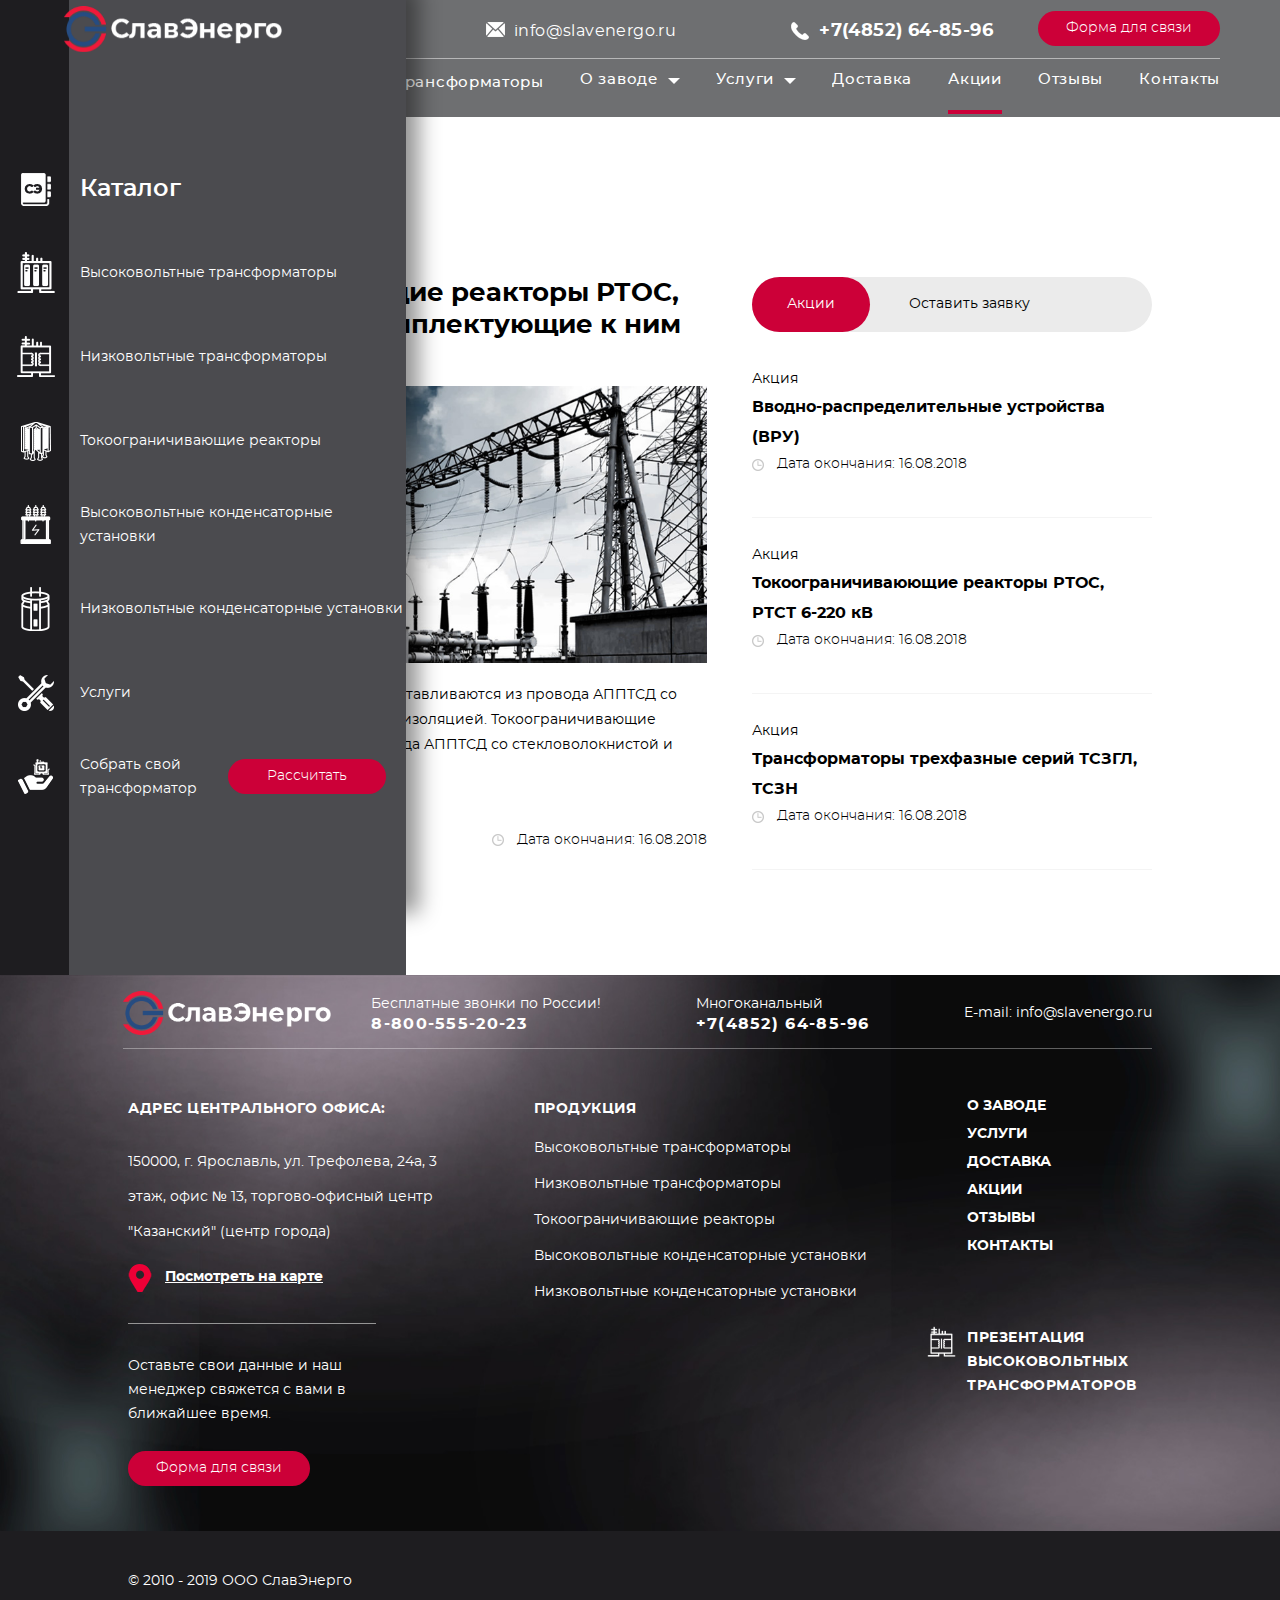
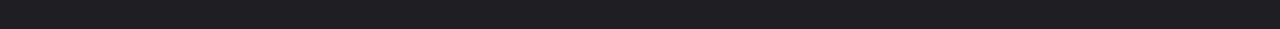
<file: promotions.html>
<!DOCTYPE html>
<html dir="ltr" lang="ru-RU">
<head>
    <!--meta charset="cp-1251"-->
    <meta charset="utf-8">
    <meta name="viewport" content="width=device-width">
    <meta name="robots" content="noindex">
    <title>СлавЭнерго</title>
    
    <!--[if lt IE 9]><script src="js/html5.js" type="text/javascript"></script><![endif]-->
    
    <link rel="stylesheet" type="text/css" href="css/slick.css">
    <link rel="stylesheet" type="text/css"  media="all" href="css/jquery.fancybox.css">
    <link rel="stylesheet" type="text/css"  media="all" href="css/font.css">
    
	    <!--link rel="stylesheet" type="text/css"  media="all" href="css/ModalWindow.css" /><!-- !!! стили не подключать -->
    
    <link rel="stylesheet" type="text/css"  media="all" href="template_styles.css">
    
    <script type="text/Javascript" src="js/jquery-1.12.1.min.js"></script>
    <script type="text/Javascript" src="js/jquery-ui-1.12.1.js"></script>
    <script type="text/javascript" src="js/slick.min.js"></script>
    <script type="text/javascript" src="js/jquery.fancybox.min.js"></script>
    <script type="text/javascript" src="js/zoomsl-3.0.min.js"></script>
    <script type="text/javascript" src="js/script.js"></script> 
</head>
<body>
    <div class="wrapper">
	<!-- шапка -->
	<div id="logo">
	    <a href="index.html">
		<img src="images/logo.png" alt="СлавЭнерго" />
	    </a>
	</div>
	
	<header id="header">
	    <div class="in">
		<a class="button" href="#">Форма для связи</a>
		
		<div class="header_cont">
		    <div id="search">
			<form>
			    <input type="text" value="">
			    <input type="submit" value="поиск">
			</form>
		    </div>
		    <a class="search mob" href="#"></a>
		    <a href="mailto:info@slavenergo.ru">info@slavenergo.ru</a>
		    <a class="tel" href="tel:+74852648596">+7(4852) 64-85-96</a>
		</div>
		<nav>
		    <div class="main_menu">
			<ul>
			    <li class="menu_item_catalog">
				<a href="catalog.html">Продукция</a>
				<ul>
				    <li>
					<a href="vysokovoltnyye_transformatory.html">Высоковольтные трансформаторы</a>
					<ul>
					    <li><a href="catalog_level3.html">Трансформаторы сухие силовые распределительные</a></li>
					    <li><a href="catalog_level3.html">Трансформаторы сухие силовые</a></li>
					    <li><a href="catalog_level3.html">Трансформаторы сухие силовые преобразовательные</a></li>
					</ul>
				    </li>
				    <li>
					<a href="catalog_level2.html">Низковольтные трансформаторы</a>
					<ul>
					    <li><a href="catalog_level3.html">Трансформаторы понижающие трехфазные</a></li>
					    <li><a href="catalog_level3.html">Трансформаторы понижающие однофазные</a></li>
					    <li><a href="catalog_level3.html">Трансформаторы влагозащищенные трехфазные</a></li>
					    <li><a href="catalog_level3.html">Трансформаторы влагозащищенные однофазные</a></li>
					</ul>
				    </li>
				    <li>
					<a href="catalog_level2.html">Токоограничивающие реакторы</a>
					<ul>
					    <li><a href="catalog_level3.html">Токоограничивающие реакторы трехфазные</a></li>
					    <li><a href="catalog_level3.html">Токоограничивающие реакторы однофазные</a></li>
					</ul>
				    </li>
				    <li>
					<a href="catalog_level2.html">Высоковольтные конденсаторные установки</a>
					<ul>
					    <li><a href="catalog_level3.html">Автоматические конденсаторные установки</a></li>
					    <li><a href="catalog_level3.html">Автоматические фильтровые конденсаторные установки</a></li>
					    <li><a href="catalog_level3.html">Батареи статических конденсаторов</a></li>
					    <li><a href="catalog_level3.html">Фильтрокомпенсирующие устройства</a></li>
					    <li><a href="catalog_level3.html">Комплектующие высоковольтных конденсаторных установок</a></li>
					</ul>
				    </li>
				    <li>
					<a href="catalog_level2.html">Низковольтные конденсаторные установки</a>
					<ul>
					    <li><a href="catalog_level3.html">Автоматические конденсаторные установки</a></li>
					    <li><a href="catalog_level3.html">Автоматические конденсаторные установки с фильтрами гармоник</a></li>
					    <li><a href="catalog_level3.html">Автоматические конденсаторные установки тиристорные</a></li>
					    <li><a href="catalog_level3.html">Комплектующие низковольтных конденсаторных установок</a></li>
					</ul>
				    </li>
				</ul>
			    </li>
			    <li class="menu_item_vys_trans">
				<a href="vysokovoltnyye_transformatory.html">Высоковольтные трансформаторы</a>
			    </li>
			    <li>
				<a href="about.html">О заводе</a>
				<ul>
				    <li><a href="blog.html">Блог</a></li>
				</ul>
			    </li>
			    <li>
				<a href="services.html">Услуги</a>
				<ul>
				    <li><a href="services_item.html">Замеры параметров электроэнергии</a></li>
				    <li><a href="services_item.html">Монтаж и шефмонтаж производимого оборудования</a></li>
				</ul>
			    </li>
			    <li>
				<a href="delivery.html">Доставка</a>
			    </li>
			    <li class="active">
				<a href="promotions.html">Акции</a>
			    </li>
			    <li>
				<a href="reviews.html">Отзывы</a>
			    </li>
			    <li>
				<a href="contacts.html">Контакты</a>
			    </li>
			    
			    <li class="mob">
				<a class="modal" href="#">Форма для связи</a>
				<a class="tel" href="tel:+74852648596">+7(4852) 64-85-96</a>
			    </li>
			</ul>
			
		    </div>
		    <div class="menu_button mob"></div>
		</nav>
	    </div>
	</header>
	<!-- end шапка -->
        
        
        <nav id="left_menu">
	    <ul>
		<li>
		    <a href="catalog.html">
			<span class="icon"><img src="images/icon_left_menu1.png" alt=""><img class="hover" src="images/icon_left_menu1_hover.png" alt=""></span>
			<span class="title">Каталог</span>
		    </a>
		</li>
		<li>
		    <a href="vysokovoltnyye_transformatory.html">
			<span class="icon"><img src="images/icon_left_menu2.png" alt=""><img class="hover" src="images/icon_left_menu2_hover.png" alt=""></span>
			<span class="title">Высоковольтные трансформаторы</span>
		    </a>
		    <ul>
			<li><a href="catalog_level3.html">Трансформаторы сухие силовые распределительные</a></li>
			<li><a href="catalog_level3.html">Трансформаторы сухие силовые</a></li>
			<li><a href="catalog_level3.html">Трансформаторы сухие силовые преобразовательные</a></li>
		    </ul>
		</li>
		<li>
		    <a href="catalog_level2.html">
			<span class="icon"><img src="images/icon_left_menu3.png" alt=""><img class="hover" src="images/icon_left_menu3_hover.png" alt=""></span>
			<span class="title">Низковольтные трансформаторы</span>
		    </a>
		    <ul>
			<li><a href="catalog_level3.html">Трансформаторы понижающие трехфазные</a></li>
			<li><a href="catalog_level3.html">Трансформаторы понижающие однофазные</a></li>
			<li><a href="catalog_level3.html">Трансформаторы влагозащищенные трехфазные</a></li>
			<li><a href="catalog_level3.html">Трансформаторы влагозащищенные однофазные</a></li>
		    </ul>
		</li>
		<li>
		    <a href="catalog_level2.html">
			<span class="icon"><img src="images/icon_left_menu4.png" alt=""><img class="hover" src="images/icon_left_menu4_hover.png" alt=""></span>
			<span class="title">Токоограничивающие реакторы</span>
		    </a>
		    <ul>
			<li><a href="catalog_level3.html">Токоограничивающие реакторы трехфазные</a></li>
			<li><a href="catalog_level3.html">Токоограничивающие реакторы однофазные</a></li>
		    </ul>
		</li>
		<li>
		    <a href="catalog_level2.html">
			<span class="icon"><img src="images/icon_left_menu5.png" alt=""><img class="hover" src="images/icon_left_menu5_hover.png" alt=""></span>
			<span class="title">Высоковольтные конденсаторные установки</span>
		    </a>
		    <ul>
			<li><a href="catalog_level3.html">Автоматические конденсаторные установки</a></li>
			<li><a href="catalog_level3.html">Автоматические фильтровые конденсаторные установки</a></li>
			<li><a href="catalog_level3.html">Батареи статических конденсаторов</a></li>
			<li><a href="catalog_level3.html">Фильтрокомпенсирующие устройства</a></li>
			<li><a href="catalog_level3.html">Комплектующие высоковольтных конденсаторных установок</a></li>
		    </ul>
		</li>
		<li>
		    <a href="catalog_level2.html">
			<span class="icon"><img src="images/icon_left_menu6.png" alt=""><img class="hover" src="images/icon_left_menu6_hover.png" alt=""></span>
			<span class="title">Низковольтные конденсаторные установки</span>
		    </a>
		    <ul>
			<li><a href="catalog_level3.html">Автоматические конденсаторные установки</a></li>
			<li><a href="catalog_level3.html">Автоматические конденсаторные установки с фильтрами гармоник</a></li>
			<li><a href="catalog_level3.html">Автоматические конденсаторные установки тиристорные</a></li>
			<li><a href="catalog_level3.html">Комплектующие низковольтных конденсаторных установок</a></li>
		    </ul>
		</li>
		<li>
		    <a href="services.html">
			<span class="icon"><img src="images/icon_left_menu7.png" alt=""><img class="hover" src="images/icon_left_menu7_hover.png" alt=""></span>
			<span class="title">Услуги</span>
		    </a>
		</li>
		<li class="calculate">
			<span class="icon"><img src="images/icon_left_menu8.png" alt=""><img class="hover" src="images/icon_left_menu8_hover.png" alt=""></span>
			<span class="title">   Собрать свой трансформатор
			<a href="#" class="button">Рассчитать</a></span>
		</li>
	    </ul>
	</nav>
        
        <main class="content">
            <div class="in">
                <div class="bread_crumbs">
		    <ul>
			<li><a href="index.html">Главная</a></li>
			<li><span>Акции</span></li>
		    </ul>
		</div>
                <h1>Акции</h1>
		
		<aside class="right">
		    <div class="tabs_container">
			<div class="tab_buttons">
			    <span class="tab_but active">Акции</span>
			    <span class="tab_but">Оставить заявку</span>
			</div>
			<div class="tab active">
			    <div class="articles">
				<article class="news">
				    <div class="text">
					<p>Акция</p>
					<h4><a href="#">Вводно-распределительные устройства (ВРУ)</a></h4>                                               
					<time>Дата окончания: 16.08.2018</time>
				    </div>
				</article>
				<article class="news">
				    <div class="text">
					<p>Акция</p>
					<h4><a href="#">Токоограничиваюющие реакторы РТОС, РТСТ 6-220 кВ</a></h4>                                               
					<time>Дата окончания: 16.08.2018</time>
				    </div>
				</article>
				<article class="news">
				    <div class="text">
					<p>Акция</p>
					<h4><a href="#">Трансформаторы трехфазные серий ТСЗГЛ, ТСЗН</a></h4>                                               
					<time>Дата окончания: 16.08.2018</time>
				    </div>
				</article>
				
			    </div>
			</div>
			<div class="tab">
			    
			    <div class="form_block">
				<h4>Оставьте заявку</h4>
				<p>Оформите заявку на сайте, и мы свяжемся с вами в самое ближайшее время, а также ответим на все ваши вопросы</p>
				<form method="post">
				    <div class="uFormLine">
					<div class="uError"></div>
					<input type="text" value="" placeholder="Ф.И.О">
				    </div>
				    <div class="uFormLine">
					<div class="uError"></div>
					<input type="text" value="" placeholder="Название компании">
				    </div>
				    <div class="uFormLine">
					<div class="uError"></div>
					<input type="text" value="" placeholder="Телефон">
				    </div>
				    <div class="uFormLine">
					<div class="uError"></div>
					<input type="text" value="" placeholder="E-mail">
				    </div>
				    <p class="input_file">Вы можете отправить вложение</p>
				    <div class="uFormLine">
					<div class="uError"></div>
					<input type="file" value="">
				    </div>
				    <div class="uFormLine">
					<div class="uError"></div>
					<textarea placeholder="Сообщение"></textarea>
				    </div>
				    <div class="feedback-form-bot">
					<div class="feedback-form-bot-consent">
					    <div class="order-form-bot-check">
						<input type="checkbox" id="123" name="personalInfo" data-required="Y" value="Y" checked="">
						<label for="123">Я согласен(а) на обработку <a href="/personal-info/" target="_blank" rel="nofollow noopener">персональных данных</a></label>
					    </div>
					</div>
				    </div>
				    <div class="uFormGlobalErrors"></div>
				    <div class="uFormButton">
					<button type="submit" class="uFormSubmit">Отправить</button>
				    </div>
				</form>
			    </div>
			</div>
		    </div>
		</aside>
                
                <div class="text right_indent">
		    <h2>Токоограничивающие реакторы РТОС, РТСТ 6-220 кВ и комплектующие к ним</h2>
		    <div class="text_image">
			<img src="images/photo7.jpg">
		    </div>
		    <p>Токоограничивающие реакторы изготавливаются из провода АППТСД со стекловолокнистой и полиимидной изоляцией. Токоограничивающие реакторы изготавливаются из провода АППТСД со стекловолокнистой и полиимидной изоляцией.</p>
		    <time>Дата окончания: 16.08.2018</time>
		    <a class="button" href="#">Заказать</a>
		    <a class="more" href="#">Подробнее</a>
		</div>
		
            </div>
        </main>
            
            
            
            
            
            
            
            
        <!-- подвал -->
	<div id="pre_foo"></div>
	<footer id="footer">
	    <div class="in">
		<div class="foo_logo foo_top foo_left">
		    <img src="images/logo.png" alt="СлавЭнерго">
		</div>
		
		<div class="foo_left foo_address">
		    <div class="h5">Адрес центрального офиса:</div>
		    <div class="address">
			<p>150000, г. Ярославль, ул. Трефолева, 24а, 3 этаж, офис № 13, торгово-офисный центр "Казанский" (центр города)</p>
			<a class="map_link" href="#">Посмотреть на карте</a>
		    </div>
		</div>
		
		<div class="foo_top">
		    <div class="tel">
			<span>Бесплатные звонки по России!</span>
			<a href="tel:88005552023">8-800-555-20-23</a>
		    </div>
		    <div class="tel">
			<span>Многоканальный</span>
			<a href="tel:+74852648596">+7(4852) 64-85-96</a>
		    </div>
		    <div class="mail">
			<span>E-mail:</span>
			<a href="mailto:info@slavenergo.ru">info@slavenergo.ru</a>
		    </div>
		</div>
		
		<div class="foo_menu">
		    <ul>
			<li>
			    <a href="about.html">О заводе</a>
			</li>
			<li>
			    <a href="services.html">Услуги</a>
			</li>
			<li>
			    <a href="delivery.html">Доставка</a>
			</li>
			<li>
			    <a href="promotions.html">Акции</a>
			</li>
			<li>
			    <a href="reviews.html">Отзывы</a>
			</li>
			<li>
			    <a href="contacts.html">Контакты</a>
			</li>
		    </ul>
		</div>
		
		<div class="foo_menu foo_submenu">
		    <div class="h5"><a href="catalog.html">Продукция</a></div>
		    <ul>
			<li><a href="vysokovoltnyye_transformatory.html">Высоковольтные трансформаторы</a></li>
			<li><a href="catalog_level2.html">Низковольтные трансформаторы</a></li>
			<li><a href="catalog_level2.html">Токоограничивающие реакторы</a></li>
			<li><a href="catalog_level2.html">Высоковольтные конденсаторные установки</a></li>
			<li><a href="catalog_level2.html">Низковольтные конденсаторные установки</a></li>
		    </ul>
		</div>
		
		<div class="foo_presentation h5">
		    <a href="#">Презентация высоковольтных трансформаторов</a>
		</div>
		
		<div class="foo_text">
		    <p>Оставьте свои данные и наш менеджер свяжется с вами в ближайшее время.</p>
		    <a href="#" class="button">Форма для связи</a>
		</div>
		
		<div id="copy">
		    &copy; 2010 - 2019 ООО СлавЭнерго
		</div>
	    </div>
	</footer>
	<!-- end подвал -->
	
    </div>
</body>
</html>
</file>
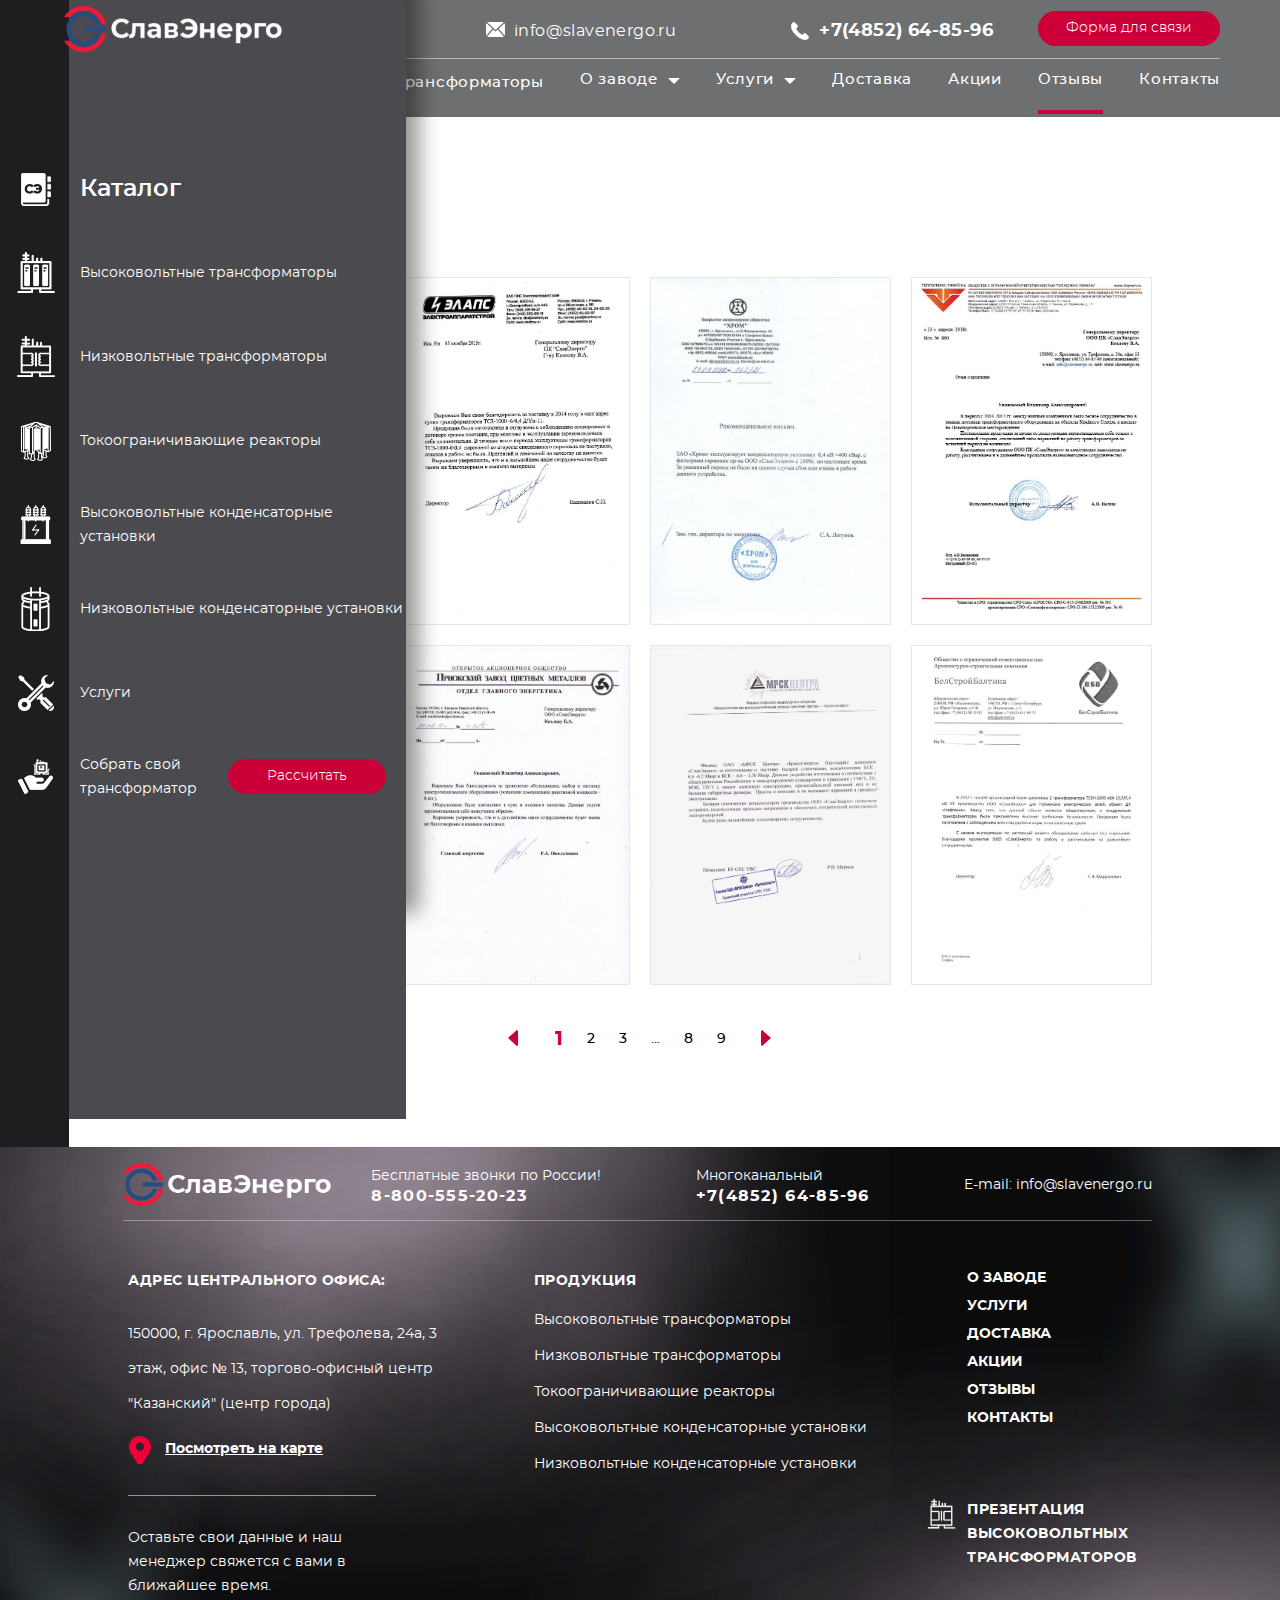
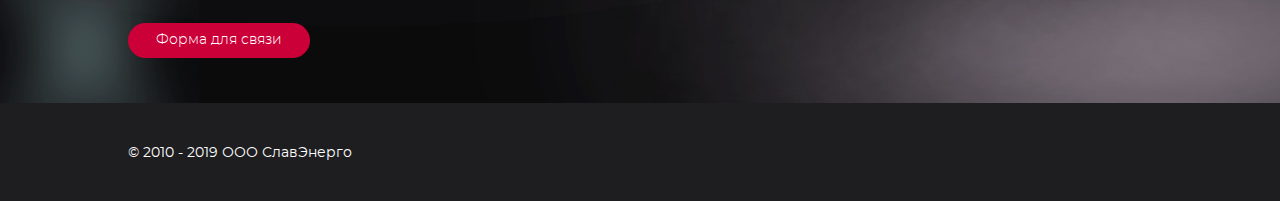
<file: reviews.html>
<!DOCTYPE html>
<html dir="ltr" lang="ru-RU">
<head>
    <!--meta charset="cp-1251"-->
    <meta charset="utf-8">
    <meta name="viewport" content="width=device-width">
    <meta name="robots" content="noindex">
    <title>СлавЭнерго</title>
    
    <!--[if lt IE 9]><script src="js/html5.js" type="text/javascript"></script><![endif]-->
    
    <link rel="stylesheet" type="text/css" href="css/slick.css">
    <link rel="stylesheet" type="text/css"  media="all" href="css/jquery.fancybox.css">
    <link rel="stylesheet" type="text/css"  media="all" href="css/font.css">
    
	    <!--link rel="stylesheet" type="text/css"  media="all" href="css/ModalWindow.css" /><!-- !!! стили не подключать -->
    
    <link rel="stylesheet" type="text/css"  media="all" href="template_styles.css">
    
    <script type="text/Javascript" src="js/jquery-1.12.1.min.js"></script>
    <script type="text/Javascript" src="js/jquery-ui-1.12.1.js"></script>
    <script type="text/javascript" src="js/slick.min.js"></script>
    <script type="text/javascript" src="js/jquery.fancybox.min.js"></script>
    <script type="text/javascript" src="js/zoomsl-3.0.min.js"></script>
    <script type="text/javascript" src="js/script.js"></script> 
</head>
<body>
    <div class="wrapper">
	<!-- шапка -->
	<div id="logo">
	    <a href="index.html">
		<img src="images/logo.png" alt="СлавЭнерго" />
	    </a>
	</div>
	
	<header id="header">
	    <div class="in">
		<a class="button" href="#">Форма для связи</a>
		
		<div class="header_cont">
		    <div id="search">
			<form>
			    <input type="text" value="">
			    <input type="submit" value="поиск">
			</form>
		    </div>
		    <a class="search mob" href="#"></a>
		    <a href="mailto:info@slavenergo.ru">info@slavenergo.ru</a>
		    <a class="tel" href="tel:+74852648596">+7(4852) 64-85-96</a>
		</div>
		<nav>
		    <div class="main_menu">
			<ul>
			    <li class="menu_item_catalog">
				<a href="catalog.html">Продукция</a>
				<ul>
				    <li>
					<a href="vysokovoltnyye_transformatory.html">Высоковольтные трансформаторы</a>
					<ul>
					    <li><a href="catalog_level3.html">Трансформаторы сухие силовые распределительные</a></li>
					    <li><a href="catalog_level3.html">Трансформаторы сухие силовые</a></li>
					    <li><a href="catalog_level3.html">Трансформаторы сухие силовые преобразовательные</a></li>
					</ul>
				    </li>
				    <li>
					<a href="catalog_level2.html">Низковольтные трансформаторы</a>
					<ul>
					    <li><a href="catalog_level3.html">Трансформаторы понижающие трехфазные</a></li>
					    <li><a href="catalog_level3.html">Трансформаторы понижающие однофазные</a></li>
					    <li><a href="catalog_level3.html">Трансформаторы влагозащищенные трехфазные</a></li>
					    <li><a href="catalog_level3.html">Трансформаторы влагозащищенные однофазные</a></li>
					</ul>
				    </li>
				    <li>
					<a href="catalog_level2.html">Токоограничивающие реакторы</a>
					<ul>
					    <li><a href="catalog_level3.html">Токоограничивающие реакторы трехфазные</a></li>
					    <li><a href="catalog_level3.html">Токоограничивающие реакторы однофазные</a></li>
					</ul>
				    </li>
				    <li>
					<a href="catalog_level2.html">Высоковольтные конденсаторные установки</a>
					<ul>
					    <li><a href="catalog_level3.html">Автоматические конденсаторные установки</a></li>
					    <li><a href="catalog_level3.html">Автоматические фильтровые конденсаторные установки</a></li>
					    <li><a href="catalog_level3.html">Батареи статических конденсаторов</a></li>
					    <li><a href="catalog_level3.html">Фильтрокомпенсирующие устройства</a></li>
					    <li><a href="catalog_level3.html">Комплектующие высоковольтных конденсаторных установок</a></li>
					</ul>
				    </li>
				    <li>
					<a href="catalog_level2.html">Низковольтные конденсаторные установки</a>
					<ul>
					    <li><a href="catalog_level3.html">Автоматические конденсаторные установки</a></li>
					    <li><a href="catalog_level3.html">Автоматические конденсаторные установки с фильтрами гармоник</a></li>
					    <li><a href="catalog_level3.html">Автоматические конденсаторные установки тиристорные</a></li>
					    <li><a href="catalog_level3.html">Комплектующие низковольтных конденсаторных установок</a></li>
					</ul>
				    </li>
				</ul>
			    </li>
			    <li class="menu_item_vys_trans">
				<a href="vysokovoltnyye_transformatory.html">Высоковольтные трансформаторы</a>
			    </li>
			    <li>
				<a href="about.html">О заводе</a>
				<ul>
				    <li><a href="blog.html">Блог</a></li>
				</ul>
			    </li>
			    <li>
				<a href="services.html">Услуги</a>
				<ul>
				    <li><a href="services_item.html">Замеры параметров электроэнергии</a></li>
				    <li><a href="services_item.html">Монтаж и шефмонтаж производимого оборудования</a></li>
				</ul>
			    </li>
			    <li>
				<a href="delivery.html">Доставка</a>
			    </li>
			    <li>
				<a href="promotions.html">Акции</a>
			    </li>
			    <li class="active">
				<a href="reviews.html">Отзывы</a>
			    </li>
			    <li>
				<a href="contacts.html">Контакты</a>
			    </li>
			    
			    <li class="mob">
				<a class="modal" href="#">Форма для связи</a>
				<a class="tel" href="tel:+74852648596">+7(4852) 64-85-96</a>
			    </li>
			</ul>
			
		    </div>
		    <div class="menu_button mob"></div>
		</nav>
	    </div>
	</header>
	<!-- end шапка -->
        
        
        <nav id="left_menu">
	    <ul>
		<li>
		    <a href="catalog.html">
			<span class="icon"><img src="images/icon_left_menu1.png" alt=""><img class="hover" src="images/icon_left_menu1_hover.png" alt=""></span>
			<span class="title">Каталог</span>
		    </a>
		</li>
		<li>
		    <a href="vysokovoltnyye_transformatory.html">
			<span class="icon"><img src="images/icon_left_menu2.png" alt=""><img class="hover" src="images/icon_left_menu2_hover.png" alt=""></span>
			<span class="title">Высоковольтные трансформаторы</span>
		    </a>
		    <ul>
			<li><a href="catalog_level3.html">Трансформаторы сухие силовые распределительные</a></li>
			<li><a href="catalog_level3.html">Трансформаторы сухие силовые</a></li>
			<li><a href="catalog_level3.html">Трансформаторы сухие силовые преобразовательные</a></li>
		    </ul>
		</li>
		<li>
		    <a href="catalog_level2.html">
			<span class="icon"><img src="images/icon_left_menu3.png" alt=""><img class="hover" src="images/icon_left_menu3_hover.png" alt=""></span>
			<span class="title">Низковольтные трансформаторы</span>
		    </a>
		    <ul>
			<li><a href="catalog_level3.html">Трансформаторы понижающие трехфазные</a></li>
			<li><a href="catalog_level3.html">Трансформаторы понижающие однофазные</a></li>
			<li><a href="catalog_level3.html">Трансформаторы влагозащищенные трехфазные</a></li>
			<li><a href="catalog_level3.html">Трансформаторы влагозащищенные однофазные</a></li>
		    </ul>
		</li>
		<li>
		    <a href="catalog_level2.html">
			<span class="icon"><img src="images/icon_left_menu4.png" alt=""><img class="hover" src="images/icon_left_menu4_hover.png" alt=""></span>
			<span class="title">Токоограничивающие реакторы</span>
		    </a>
		    <ul>
			<li><a href="catalog_level3.html">Токоограничивающие реакторы трехфазные</a></li>
			<li><a href="catalog_level3.html">Токоограничивающие реакторы однофазные</a></li>
		    </ul>
		</li>
		<li>
		    <a href="catalog_level2.html">
			<span class="icon"><img src="images/icon_left_menu5.png" alt=""><img class="hover" src="images/icon_left_menu5_hover.png" alt=""></span>
			<span class="title">Высоковольтные конденсаторные установки</span>
		    </a>
		    <ul>
			<li><a href="catalog_level3.html">Автоматические конденсаторные установки</a></li>
			<li><a href="catalog_level3.html">Автоматические фильтровые конденсаторные установки</a></li>
			<li><a href="catalog_level3.html">Батареи статических конденсаторов</a></li>
			<li><a href="catalog_level3.html">Фильтрокомпенсирующие устройства</a></li>
			<li><a href="catalog_level3.html">Комплектующие высоковольтных конденсаторных установок</a></li>
		    </ul>
		</li>
		<li>
		    <a href="catalog_level2.html">
			<span class="icon"><img src="images/icon_left_menu6.png" alt=""><img class="hover" src="images/icon_left_menu6_hover.png" alt=""></span>
			<span class="title">Низковольтные конденсаторные установки</span>
		    </a>
		    <ul>
			<li><a href="catalog_level3.html">Автоматические конденсаторные установки</a></li>
			<li><a href="catalog_level3.html">Автоматические конденсаторные установки с фильтрами гармоник</a></li>
			<li><a href="catalog_level3.html">Автоматические конденсаторные установки тиристорные</a></li>
			<li><a href="catalog_level3.html">Комплектующие низковольтных конденсаторных установок</a></li>
		    </ul>
		</li>
		<li>
		    <a href="services.html">
			<span class="icon"><img src="images/icon_left_menu7.png" alt=""><img class="hover" src="images/icon_left_menu7_hover.png" alt=""></span>
			<span class="title">Услуги</span>
		    </a>
		</li>
		<li class="calculate">
			<span class="icon"><img src="images/icon_left_menu8.png" alt=""><img class="hover" src="images/icon_left_menu8_hover.png" alt=""></span>
			<span class="title">   Собрать свой трансформатор
			<a href="#" class="button">Рассчитать</a></span>
		</li>
	    </ul>
	</nav>
        
        <main class="content">
            <div class="in">
                <div class="bread_crumbs">
		    <ul>
			<li><a href="index.html">Главная</a></li>
			<li><span>Отзывы</span></li>
		    </ul>
		</div>
                <h1>Отзывы</h1>
                
                <div class="review_block">
		    <div class="review_item">
			<a data-fancybox="review" href="images/energotekhnika.jpg"><img src="images/energotekhnika.jpg" alt=""></a>
		    </div>
		    <div class="review_item">
			<a data-fancybox="review" href="images/elektroapparatstroy.jpg"><img src="images/elektroapparatstroy.jpg" alt=""></a>
		    </div>
		    <div class="review_item">
			<a data-fancybox="review" href="images/khrom.jpg"><img src="images/khrom.jpg" alt=""></a>
		    </div>
		    <div class="review_item">
			<a data-fancybox="review" href="images/teplolyuks-tyumen.jpg"><img src="images/teplolyuks-tyumen.jpg" alt=""></a>
		    </div>
		    <div class="review_item">
			<a data-fancybox="review" href="images/teplolyuks-tyumen-1.jpg"><img src="images/teplolyuks-tyumen-1.jpg" alt=""></a>
		    </div>
		    <div class="review_item">
			<a data-fancybox="review" href="images/otzyv_pztsm.jpg"><img src="images/otzyv_pztsm.jpg" alt=""></a>
		    </div>
		    <div class="review_item">
			<a data-fancybox="review" href="images/otzyv_bryanskenergo.jpg"><img src="images/otzyv_bryanskenergo.jpg" alt=""></a>
		    </div>
		    <div class="review_item">
			<a data-fancybox="review" href="images/belstroybaltika.jpg"><img src="images/belstroybaltika.jpg" alt=""></a>
		    </div>
		    <!--div class="review_item"> Этот кусок html раскомментировав можно использовать. Он рабочий.
			<a data-fancybox="review" href="images/aviamontazhstroy.jpg"><img src="images/aviamontazhstroy.jpg" alt=""></a>
		    </div>
		    <div class="review_item">
			<a data-fancybox="review" href="images/erasib.jpg"><img src="images/erasib.jpg" alt=""></a>
		    </div>
		    <div class="review_item">
			<a data-fancybox="review" href="images/sl-si_rus.jpg"><img src="images/sl-si_rus.jpg" alt=""></a>
		    </div>
		    <div class="review_item">
			<a data-fancybox="review" href="images/el-kas.jpg"><img src="images/el-kas.jpg" alt=""></a>
		    </div>
		    <div class="review_item">
			<a data-fancybox="review" href="images/severstal.jpg"><img src="images/severstal.jpg" alt=""></a>
		    </div>
		    <div class="review_item">
			<a data-fancybox="review" href="images/promeltekh.jpg"><img src="images/promeltekh.jpg" alt=""></a>
		    </div-->
		    
		</div>
		
		<div class="pagination">
                    <ul>
                        <li class="pag-ar prev"><a href="#">&larr;</a></li>
                        <li><a href="#" class="active">1</a></li>
                        <li><a href="#">2</a></li>
                        <li><a href="#">3</a></li>
                        <li class="interval">...</li>
                        <li><a href="#">8</a></li>
                        <li><a href="#">9</a></li>
                        <li class="pag-ar next"><a href="#" class="arrow">&rarr;</a></li>
                    </ul>
                </div>
            </div>
        </main>
            
            
            
            
            
            
            
            
        <!-- подвал -->
	<div id="pre_foo"></div>
	<footer id="footer">
	    <div class="in">
		<div class="foo_logo foo_top foo_left">
		    <img src="images/logo.png" alt="СлавЭнерго">
		</div>
		
		<div class="foo_left foo_address">
		    <div class="h5">Адрес центрального офиса:</div>
		    <div class="address">
			<p>150000, г. Ярославль, ул. Трефолева, 24а, 3 этаж, офис № 13, торгово-офисный центр "Казанский" (центр города)</p>
			<a class="map_link" href="#">Посмотреть на карте</a>
		    </div>
		</div>
		
		<div class="foo_top">
		    <div class="tel">
			<span>Бесплатные звонки по России!</span>
			<a href="tel:88005552023">8-800-555-20-23</a>
		    </div>
		    <div class="tel">
			<span>Многоканальный</span>
			<a href="tel:+74852648596">+7(4852) 64-85-96</a>
		    </div>
		    <div class="mail">
			<span>E-mail:</span>
			<a href="mailto:info@slavenergo.ru">info@slavenergo.ru</a>
		    </div>
		</div>
		
		<div class="foo_menu">
		    <ul>
			<li>
			    <a href="about.html">О заводе</a>
			</li>
			<li>
			    <a href="services.html">Услуги</a>
			</li>
			<li>
			    <a href="delivery.html">Доставка</a>
			</li>
			<li>
			    <a href="promotions.html">Акции</a>
			</li>
			<li>
			    <a href="reviews.html">Отзывы</a>
			</li>
			<li>
			    <a href="contacts.html">Контакты</a>
			</li>
		    </ul>
		</div>
		
		<div class="foo_menu foo_submenu">
		    <div class="h5"><a href="catalog.html">Продукция</a></div>
		    <ul>
			<li><a href="vysokovoltnyye_transformatory.html">Высоковольтные трансформаторы</a></li>
			<li><a href="catalog_level2.html">Низковольтные трансформаторы</a></li>
			<li><a href="catalog_level2.html">Токоограничивающие реакторы</a></li>
			<li><a href="catalog_level2.html">Высоковольтные конденсаторные установки</a></li>
			<li><a href="catalog_level2.html">Низковольтные конденсаторные установки</a></li>
		    </ul>
		</div>
		
		<div class="foo_presentation h5">
		    <a href="#">Презентация высоковольтных трансформаторов</a>
		</div>
		
		<div class="foo_text">
		    <p>Оставьте свои данные и наш менеджер свяжется с вами в ближайшее время.</p>
		    <a href="#" class="button">Форма для связи</a>
		</div>
		
		<div id="copy">
		    &copy; 2010 - 2019 ООО СлавЭнерго
		</div>
	    </div>
	</footer>
	<!-- end подвал -->
	
    </div>
</body>
</html>
</file>
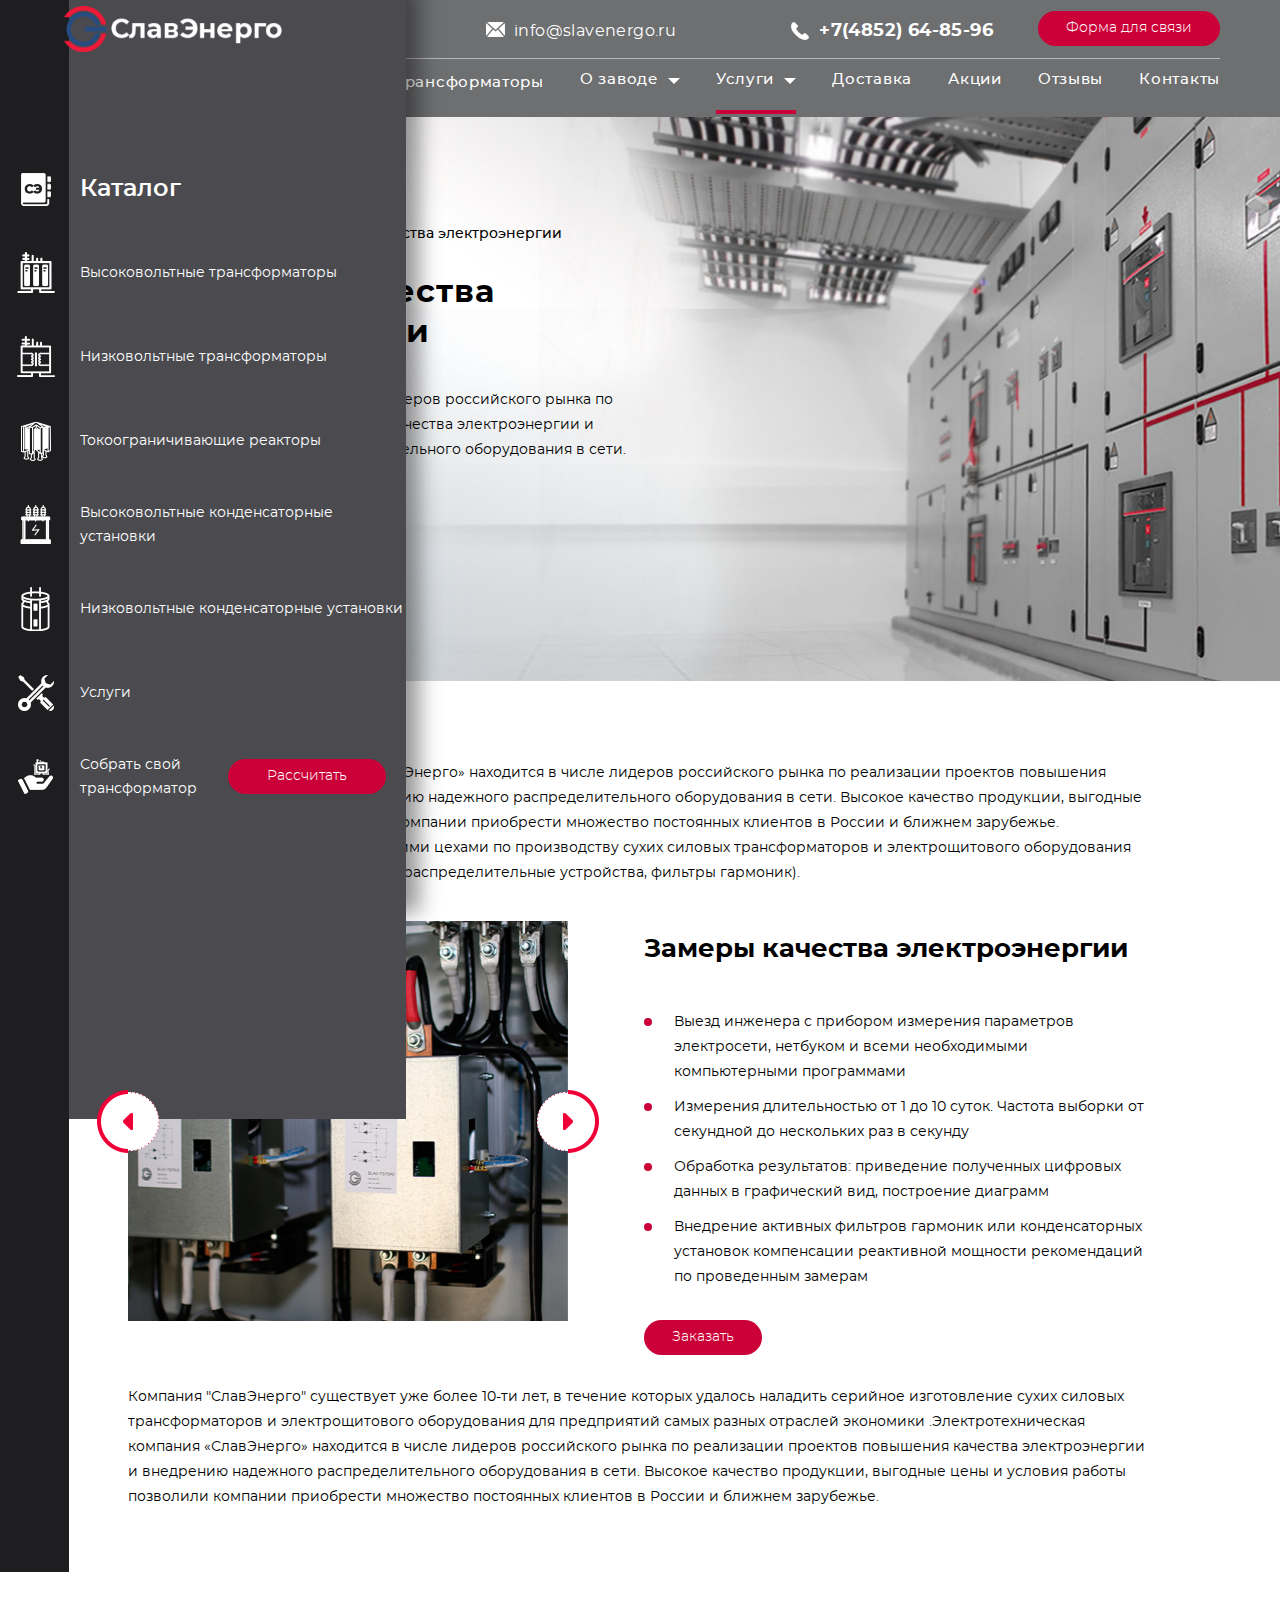
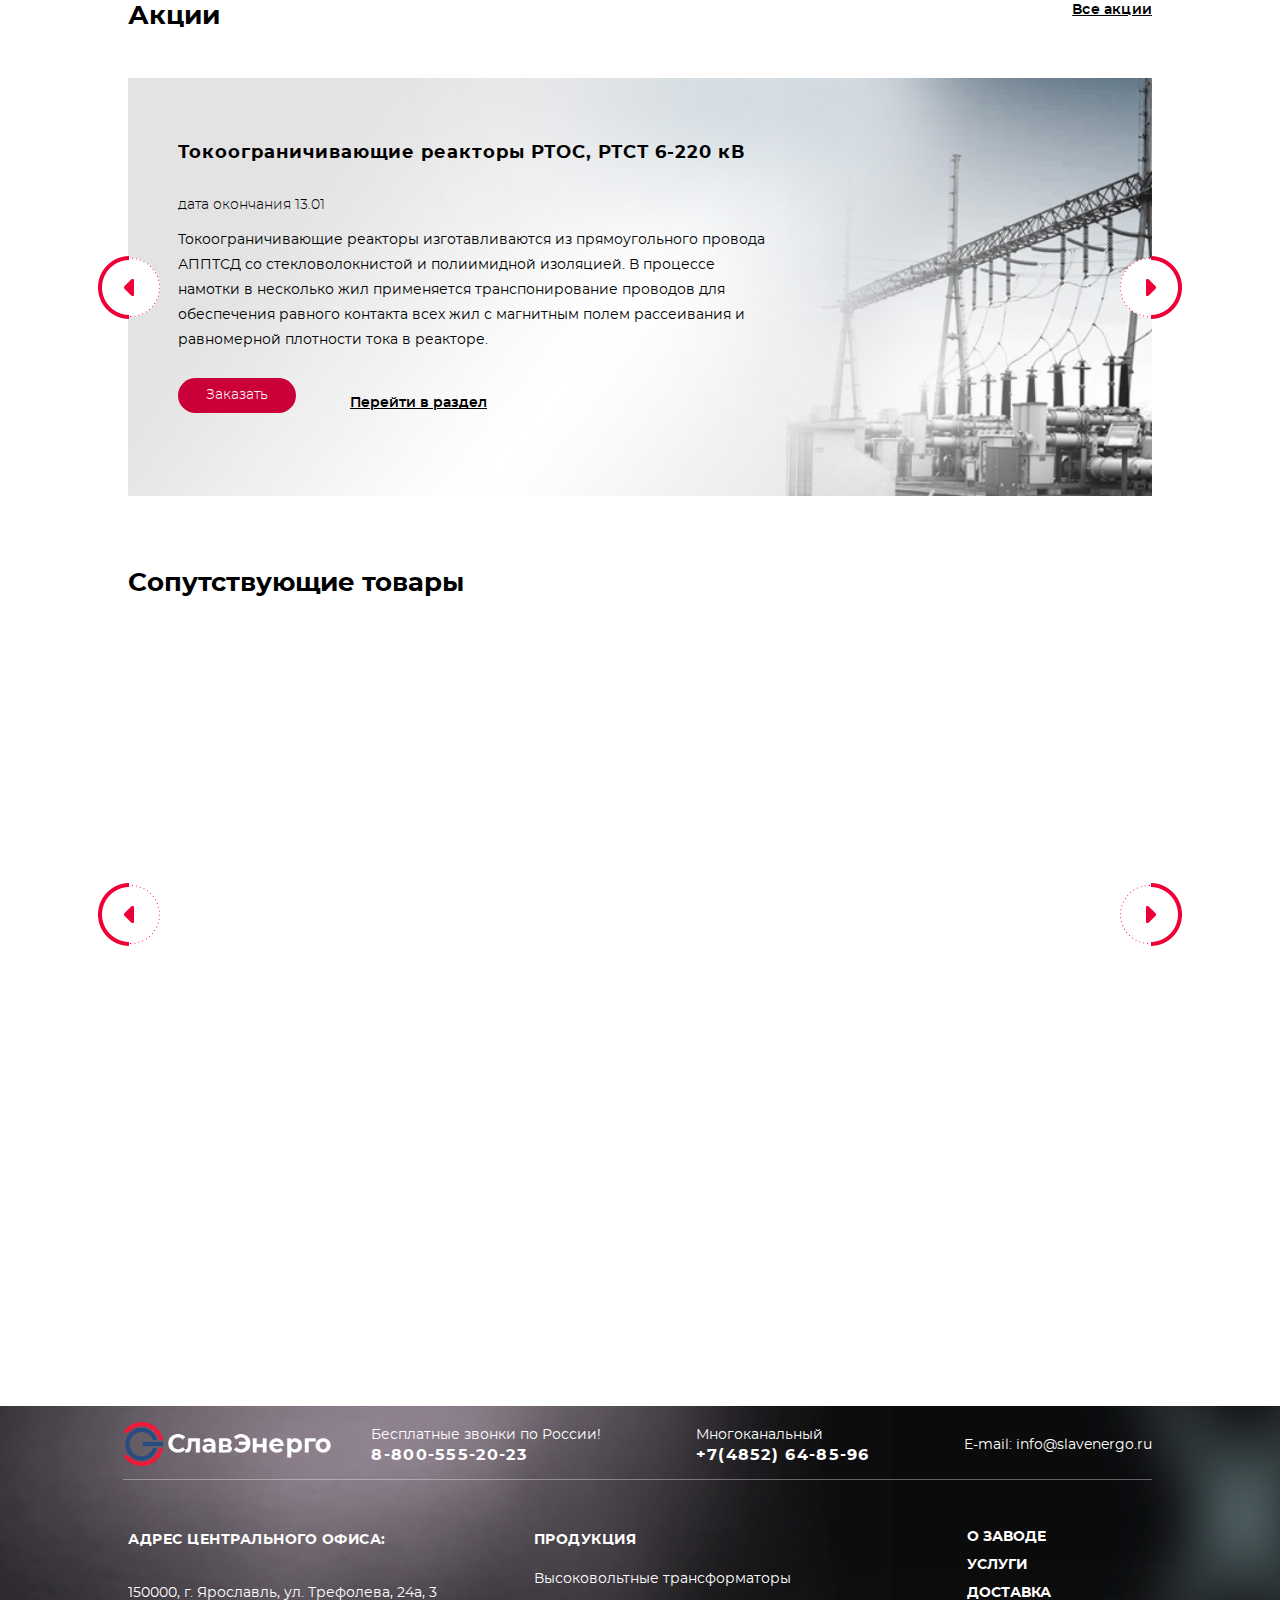
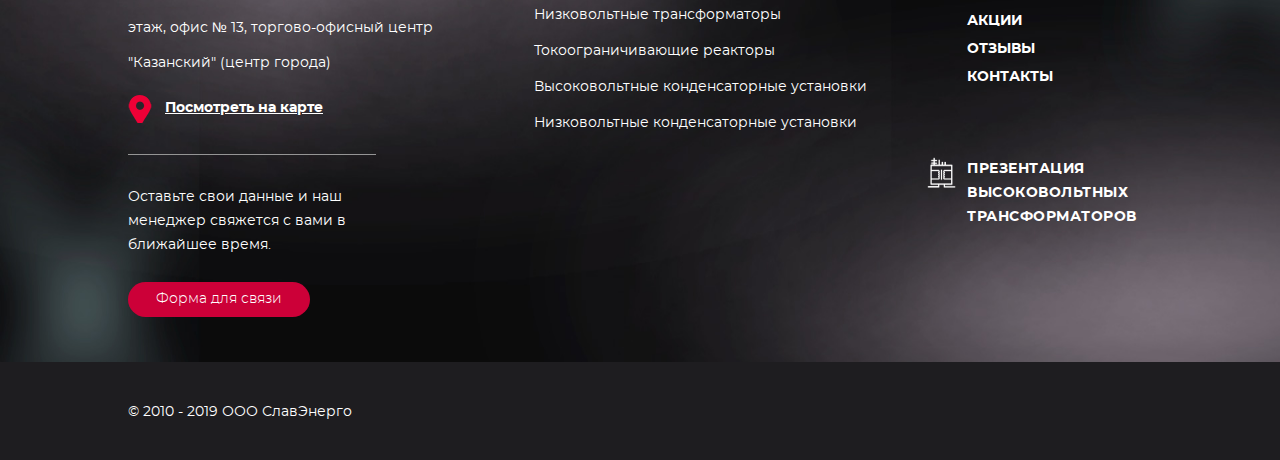
<file: service_item.html>
<!DOCTYPE html>
<html dir="ltr" lang="ru-RU">
<head>
    <!--meta charset="cp-1251"-->
    <meta charset="utf-8">
    <meta name="viewport" content="width=device-width">
    <meta name="robots" content="noindex">
    <title>СлавЭнерго</title>
    
    <!--[if lt IE 9]><script src="js/html5.js" type="text/javascript"></script><![endif]-->
    
    <link rel="stylesheet" type="text/css" href="css/slick.css">
    <link rel="stylesheet" type="text/css"  media="all" href="css/jquery.fancybox.css">
    <link rel="stylesheet" type="text/css"  media="all" href="css/font.css">
    
	    <!--link rel="stylesheet" type="text/css"  media="all" href="css/ModalWindow.css" /><!-- !!! стили не подключать -->
    
    <link rel="stylesheet" type="text/css"  media="all" href="template_styles.css">
    
    <script type="text/Javascript" src="js/jquery-1.12.1.min.js"></script>
    <script type="text/Javascript" src="js/jquery-ui-1.12.1.js"></script>
    <script type="text/javascript" src="js/slick.min.js"></script>
    <script type="text/javascript" src="js/jquery.fancybox.min.js"></script>
    <script type="text/javascript" src="js/zoomsl-3.0.min.js"></script>
    <script type="text/javascript" src="js/script.js"></script> 
</head>
<body id="about_page"><!-- id=about_page должен быть только на этой странице -->
    <div class="wrapper">
	<!-- шапка -->
	<div id="logo">
	    <a href="index.html">
		<img src="images/logo.png" alt="СлавЭнерго" />
	    </a>
	</div>
	
	<header id="header">
	    <div class="in">
		<a class="button" href="#">Форма для связи</a>
		
		<div class="header_cont">
		    <div id="search">
			<form>
			    <input type="text" value="">
			    <input type="submit" value="поиск">
			</form>
		    </div>
		    <a class="search mob" href="#"></a>
		    <a href="mailto:info@slavenergo.ru">info@slavenergo.ru</a>
		    <a class="tel" href="tel:+74852648596">+7(4852) 64-85-96</a>
		</div>
		<nav>
		    <div class="main_menu">
			<ul>
			    <li class="menu_item_catalog">
				<a href="catalog.html">Продукция</a>
				<ul>
				    <li>
					<a href="vysokovoltnyye_transformatory.html">Высоковольтные трансформаторы</a>
					<ul>
					    <li><a href="catalog_level3.html">Трансформаторы сухие силовые распределительные</a></li>
					    <li><a href="catalog_level3.html">Трансформаторы сухие силовые</a></li>
					    <li><a href="catalog_level3.html">Трансформаторы сухие силовые преобразовательные</a></li>
					</ul>
				    </li>
				    <li>
					<a href="catalog_level2.html">Низковольтные трансформаторы</a>
					<ul>
					    <li><a href="catalog_level3.html">Трансформаторы понижающие трехфазные</a></li>
					    <li><a href="catalog_level3.html">Трансформаторы понижающие однофазные</a></li>
					    <li><a href="catalog_level3.html">Трансформаторы влагозащищенные трехфазные</a></li>
					    <li><a href="catalog_level3.html">Трансформаторы влагозащищенные однофазные</a></li>
					</ul>
				    </li>
				    <li>
					<a href="catalog_level2.html">Токоограничивающие реакторы</a>
					<ul>
					    <li><a href="catalog_level3.html">Токоограничивающие реакторы трехфазные</a></li>
					    <li><a href="catalog_level3.html">Токоограничивающие реакторы однофазные</a></li>
					</ul>
				    </li>
				    <li>
					<a href="catalog_level2.html">Высоковольтные конденсаторные установки</a>
					<ul>
					    <li><a href="catalog_level3.html">Автоматические конденсаторные установки</a></li>
					    <li><a href="catalog_level3.html">Автоматические фильтровые конденсаторные установки</a></li>
					    <li><a href="catalog_level3.html">Батареи статических конденсаторов</a></li>
					    <li><a href="catalog_level3.html">Фильтрокомпенсирующие устройства</a></li>
					    <li><a href="catalog_level3.html">Комплектующие высоковольтных конденсаторных установок</a></li>
					</ul>
				    </li>
				    <li>
					<a href="catalog_level2.html">Низковольтные конденсаторные установки</a>
					<ul>
					    <li><a href="catalog_level3.html">Автоматические конденсаторные установки</a></li>
					    <li><a href="catalog_level3.html">Автоматические конденсаторные установки с фильтрами гармоник</a></li>
					    <li><a href="catalog_level3.html">Автоматические конденсаторные установки тиристорные</a></li>
					    <li><a href="catalog_level3.html">Комплектующие низковольтных конденсаторных установок</a></li>
					</ul>
				    </li>
				</ul>
			    </li>
			    <li class="menu_item_vys_trans">
				<a href="vysokovoltnyye_transformatory.html">Высоковольтные трансформаторы</a>
			    </li>
			    <li>
				<a href="about.html">О заводе</a>
				<ul>
				    <li><a href="blog.html">Блог</a></li>
				</ul>
			    </li>
			    <li class="active">
				<a href="services.html">Услуги</a>
				<ul>
				    <li><a href="services_item.html">Замеры параметров электроэнергии</a></li>
				    <li><a href="services_item.html">Монтаж и шефмонтаж производимого оборудования</a></li>
				</ul>
			    </li>
			    <li>
				<a href="delivery.html">Доставка</a>
			    </li>
			    <li>
				<a href="promotions.html">Акции</a>
			    </li>
			    <li>
				<a href="reviews.html">Отзывы</a>
			    </li>
			    <li>
				<a href="contacts.html">Контакты</a>
			    </li>
			    
			    <li class="mob">
				<a class="modal" href="#">Форма для связи</a>
				<a class="tel" href="tel:+74852648596">+7(4852) 64-85-96</a>
			    </li>
			</ul>
			
		    </div>
		    <div class="menu_button mob"></div>
		</nav>
	    </div>
	</header>
	<!-- end шапка -->
        
        
        <nav id="left_menu">
	    <ul>
		<li>
		    <a href="catalog.html">
			<span class="icon"><img src="images/icon_left_menu1.png" alt=""><img class="hover" src="images/icon_left_menu1_hover.png" alt=""></span>
			<span class="title">Каталог</span>
		    </a>
		</li>
		<li>
		    <a href="vysokovoltnyye_transformatory.html">
			<span class="icon"><img src="images/icon_left_menu2.png" alt=""><img class="hover" src="images/icon_left_menu2_hover.png" alt=""></span>
			<span class="title">Высоковольтные трансформаторы</span>
		    </a>
		    <ul>
			<li><a href="catalog_level3.html">Трансформаторы сухие силовые распределительные</a></li>
			<li><a href="catalog_level3.html">Трансформаторы сухие силовые</a></li>
			<li><a href="catalog_level3.html">Трансформаторы сухие силовые преобразовательные</a></li>
		    </ul>
		</li>
		<li>
		    <a href="catalog_level2.html">
			<span class="icon"><img src="images/icon_left_menu3.png" alt=""><img class="hover" src="images/icon_left_menu3_hover.png" alt=""></span>
			<span class="title">Низковольтные трансформаторы</span>
		    </a>
		    <ul>
			<li><a href="catalog_level3.html">Трансформаторы понижающие трехфазные</a></li>
			<li><a href="catalog_level3.html">Трансформаторы понижающие однофазные</a></li>
			<li><a href="catalog_level3.html">Трансформаторы влагозащищенные трехфазные</a></li>
			<li><a href="catalog_level3.html">Трансформаторы влагозащищенные однофазные</a></li>
		    </ul>
		</li>
		<li>
		    <a href="catalog_level2.html">
			<span class="icon"><img src="images/icon_left_menu4.png" alt=""><img class="hover" src="images/icon_left_menu4_hover.png" alt=""></span>
			<span class="title">Токоограничивающие реакторы</span>
		    </a>
		    <ul>
			<li><a href="catalog_level3.html">Токоограничивающие реакторы трехфазные</a></li>
			<li><a href="catalog_level3.html">Токоограничивающие реакторы однофазные</a></li>
		    </ul>
		</li>
		<li>
		    <a href="catalog_level2.html">
			<span class="icon"><img src="images/icon_left_menu5.png" alt=""><img class="hover" src="images/icon_left_menu5_hover.png" alt=""></span>
			<span class="title">Высоковольтные конденсаторные установки</span>
		    </a>
		    <ul>
			<li><a href="catalog_level3.html">Автоматические конденсаторные установки</a></li>
			<li><a href="catalog_level3.html">Автоматические фильтровые конденсаторные установки</a></li>
			<li><a href="catalog_level3.html">Батареи статических конденсаторов</a></li>
			<li><a href="catalog_level3.html">Фильтрокомпенсирующие устройства</a></li>
			<li><a href="catalog_level3.html">Комплектующие высоковольтных конденсаторных установок</a></li>
		    </ul>
		</li>
		<li>
		    <a href="catalog_level2.html">
			<span class="icon"><img src="images/icon_left_menu6.png" alt=""><img class="hover" src="images/icon_left_menu6_hover.png" alt=""></span>
			<span class="title">Низковольтные конденсаторные установки</span>
		    </a>
		    <ul>
			<li><a href="catalog_level3.html">Автоматические конденсаторные установки</a></li>
			<li><a href="catalog_level3.html">Автоматические конденсаторные установки с фильтрами гармоник</a></li>
			<li><a href="catalog_level3.html">Автоматические конденсаторные установки тиристорные</a></li>
			<li><a href="catalog_level3.html">Комплектующие низковольтных конденсаторных установок</a></li>
		    </ul>
		</li>
		<li>
		    <a href="services.html">
			<span class="icon"><img src="images/icon_left_menu7.png" alt=""><img class="hover" src="images/icon_left_menu7_hover.png" alt=""></span>
			<span class="title">Услуги</span>
		    </a>
		</li>
		<li class="calculate">
			<span class="icon"><img src="images/icon_left_menu8.png" alt=""><img class="hover" src="images/icon_left_menu8_hover.png" alt=""></span>
			<span class="title">   Собрать свой трансформатор
			<a href="#" class="button">Рассчитать</a></span>
		</li>
	    </ul>
	</nav>
        
        
        <div id="top" style="background-image: url('images/service_top_img1.jpg')">
            <div class="in">
                <div class="bread_crumbs">
		    <ul>
			<li><a href="index.html">Главная</a></li>
			<li><a href="services.html">Услуги</a></li>
			<li><span>Замеры качества электроэнергии</span></li>
		    </ul>
		</div>
                <div class="text">
                    <h1>H1 Замеры качества электроэнергии</h1>
                    <p>«СлавЭнерго» находится в числе лидеров российского рынка по реализации проектов повышения качества электроэнергии и внедрению надежного распределительного оборудования в сети.</p>
                    <a href="#" class="button">Заказать</a>
                </div>
                
            </div>
        </div>
        
        <main class="content">
            <div class="in">
                <div class="text">
                    <p>Электротехническая компания «СлавЭнерго» находится в числе лидеров российского рынка по реализации проектов повышения качества электроэнергии и внедрению надежного распределительного оборудования в сети. Высокое качество продукции, выгодные цены и условия работы позволили компании приобрести множество постоянных клиентов в России и ближнем зарубежье. Предприятие располагает несколькими цехами по производству сухих силовых трансформаторов и электрощитового оборудования (конденсаторные установки, вводно-распределительные устройства, фильтры гармоник).</p>
                    
                    <div class="left galery">
                        <div class="photo">
                            <img src="images/photo3.jpg" alt="">
                        </div>
                        <div class="photo">
                            <img src="images/photo2.jpg" alt="">
                        </div>
                        <div class="photo">
                            <img src="images/photo1.jpg" alt="">
                        </div> 
                    </div>
                    
                    <h2>Замеры качества электроэнергии</h2>
                    <ul>
                        <li>Выезд инженера с прибором измерения параметров электросети, нетбуком и всеми необходимыми компьютерными программами</li>
                        <li>Измерения длительностью от 1 до 10 суток. Частота выборки от секундной до нескольких раз в секунду</li>
			<li>Обработка результатов: приведение полученных цифровых данных в графический вид, построение диаграмм</li>
			<li>Внедрение активных фильтров гармоник или конденсаторных установок компенсации реактивной мощности рекомендаций по проведенным замерам</li>
                    </ul>
                    <a href="#" class="button">Заказать</a>
                    
                    <p class="clear">Компания "СлавЭнерго" существует уже более 10-ти лет, в течение которых удалось наладить серийное изготовление сухих силовых трансформаторов и электрощитового оборудования для предприятий самых разных отраслей экономики .Электротехническая компания «СлавЭнерго» находится в числе лидеров российского рынка по реализации проектов повышения качества электроэнергии и внедрению надежного распределительного оборудования в сети. Высокое качество продукции, выгодные цены и условия работы позволили компании приобрести множество постоянных клиентов в России и ближнем зарубежье. </p>
                </div>
            </div>
        </main>
	
	<!-- Акции -->
	<div class="main_section" id="promotions">
	    <div class="in">
		<a href="promotions.html" class="all_link">Все акции</a>
		<h2>Акции</h2>
		
		<div class="promotions_block slider">
		    <div class="promotion_item" style="background-image: url(images/promotion_item_bg.jpg);">
			<h3>Токоограничивающие реакторы РТОС, РТСТ 6-220 кВ</h3>
		        <div class="text">
			    <time>дата окончания 13.01</time>
			    <p>Токоограничивающие реакторы изготавливаются из прямоугольного провода АППТСД со стекловолокнистой и полиимидной изоляцией. В процессе намотки в несколько жил применяется транспонирование проводов для обеспечения равного контакта всех жил с магнитным полем рассеивания и равномерной плотности тока в реакторе.</p>
			    <a href="#" class="button">Заказать</a>
			    <a href="#">Перейти в раздел</a>
			</div>
		    </div>
		    <div class="promotion_item" style="background-image: url(images/promotion_item_bg.jpg);">
			<h3>Трансформаторы трёхфазные серий ТСЗГЛ, ТСЗН</h3>
			<div class="text">
			    <time>дата окончания 13.01</time>
			    <p>Токоограничивающие реакторы изготавливаются из прямоугольного провода АППТСД со стекловолокнистой и полиимидной изоляцией. В процессе намотки в несколько жил применяется транспонирование проводов для обеспечения равного контакта всех жил с магнитным полем рассеивания и равномерной плотности тока в реакторе.</p>
			    <a href="#" class="button">Заказать</a>
			    <a href="#">Перейти в раздел</a>
			</div>
		    </div>
		    <div class="promotion_item" style="background-image: url(images/promotion_item_bg.jpg);">
			<h3>Вводно-распределительные устройства (ВРУ)</h3>
			<div class="text">
			    <time>дата окончания 13.01</time>
			    <p>Токоограничивающие реакторы изготавливаются из прямоугольного провода АППТСД со стекловолокнистой и полиимидной изоляцией. В процессе намотки в несколько жил применяется транспонирование проводов для обеспечения равного контакта всех жил с магнитным полем рассеивания и равномерной плотности тока в реакторе.</p>
			    <a href="#" class="button">Заказать</a>
			    <a href="#">Перейти в раздел</a>
			</div>
		    </div>
		</div>
		
	    </div>
	</div>
	<!-- end Акции -->
	
	
	
	<!-- Каталог -->
	<div class="main_section" id="catalog">
	    <div class="in">
		<h2>Сопутствующие товары</h2>
		
		<div class="catalog slider">
	    	    <div class="product_item">
    			<div class="img"><a href="news_item.html"><img src="images/main_screen_img2.png"><span class="hover">Быстрый просмотр</span></a></div>
			<h5>Высоковольтные</h5>
			<div class="text">
			    <p><span class="char">Мощность, кВА</span> <strong>160</strong></p>
		    	    <p><span class="char">Ток ХХ, %</span> <strong>2,5</strong></p>
	    		    <p><span class="char">Потери ХХ, Вт</span> <strong>820</strong></p>
    			    <p><span class="char">Потери КЗ (при 115оС), Вт</span> <strong>2300</strong></p>
			    <p><span class="char">Напряжение КЗ, %</span> <strong>4,0</strong></p>
			    <p><a href="news_item.html">Подробнее</a></p>
			    <a class="button" href="news_item.html">Оставить заявку</a>
			</div>	
		    </div>
		    <div class="product_item">
    			<div class="img"><a href="news_item.html"><img src="images/main_screen_img2.png"><span class="hover">Быстрый просмотр</span></a></div>
			<h5>Высоковольтные</h5>
			<div class="text">
			    <p><span class="char">Мощность, кВА</span> <strong>160</strong></p>
		    	    <p><span class="char">Ток ХХ, %</span> <strong>2,5</strong></p>
	    		    <p><span class="char">Потери ХХ, Вт</span> <strong>820</strong></p>
    			    <p><span class="char">Потери КЗ (при 115оС), Вт</span> <strong>2300</strong></p>
			    <p><span class="char">Напряжение КЗ, %</span> <strong>4,0</strong></p>
			    <p><a href="news_item.html">Подробнее</a></p>
			    <a class="button" href="news_item.html">Оставить заявку</a>
			</div>	
		    </div>
		    <div class="product_item">
    			<div class="img"><a href="news_item.html"><img src="images/main_screen_img2.png"><span class="hover">Быстрый просмотр</span></a></div>
			<h5>Высоковольтные</h5>
			<div class="text">
			    <p><span class="char">Мощность, кВА</span> <strong>160</strong></p>
		    	    <p><span class="char">Ток ХХ, %</span> <strong>2,5</strong></p>
	    		    <p><span class="char">Потери ХХ, Вт</span> <strong>820</strong></p>
    			    <p><span class="char">Потери КЗ (при 115оС), Вт</span> <strong>2300</strong></p>
			    <p><span class="char">Напряжение КЗ, %</span> <strong>4,0</strong></p>
			    <p><a href="news_item.html">Подробнее</a></p>
			    <a class="button" href="news_item.html">Оставить заявку</a>
			</div>	
		    </div>
		    <div class="product_item">
    			<div class="img"><a href="news_item.html"><img src="images/main_screen_img2.png"><span class="hover">Быстрый просмотр</span></a></div>
			<h5>Высоковольтные</h5>
			<div class="text">
			    <p><span class="char">Мощность, кВА</span> <strong>160</strong></p>
		    	    <p><span class="char">Ток ХХ, %</span> <strong>2,5</strong></p>
	    		    <p><span class="char">Потери ХХ, Вт</span> <strong>820</strong></p>
    			    <p><span class="char">Потери КЗ (при 115оС), Вт</span> <strong>2300</strong></p>
			    <p><span class="char">Напряжение КЗ, %</span> <strong>4,0</strong></p>
			    <p><a href="news_item.html">Подробнее</a></p>
			    <a class="button" href="news_item.html">Оставить заявку</a>
			</div>	
		    </div>
		    <div class="product_item">
    			<div class="img"><a href="news_item.html"><img src="images/main_screen_img2.png"><span class="hover">Быстрый просмотр</span></a></div>
			<h5>Высоковольтные</h5>
			<div class="text">
			    <p><span class="char">Мощность, кВА</span> <strong>160</strong></p>
		    	    <p><span class="char">Ток ХХ, %</span> <strong>2,5</strong></p>
	    		    <p><span class="char">Потери ХХ, Вт</span> <strong>820</strong></p>
    			    <p><span class="char">Потери КЗ (при 115оС), Вт</span> <strong>2300</strong></p>
			    <p><span class="char">Напряжение КЗ, %</span> <strong>4,0</strong></p>
			    <p><a href="news_item.html">Подробнее</a></p>
			    <a class="button" href="news_item.html">Оставить заявку</a>
			</div>	
		    </div>
		    <div class="product_item">
    			<div class="img"><a href="news_item.html"><img src="images/main_screen_img2.png"><span class="hover">Быстрый просмотр</span></a></div>
			<h5>Высоковольтные</h5>
			<div class="text">
			    <p><span class="char">Мощность, кВА</span> <strong>160</strong></p>
		    	    <p><span class="char">Ток ХХ, %</span> <strong>2,5</strong></p>
	    		    <p><span class="char">Потери ХХ, Вт</span> <strong>820</strong></p>
    			    <p><span class="char">Потери КЗ (при 115оС), Вт</span> <strong>2300</strong></p>
			    <p><span class="char">Напряжение КЗ, %</span> <strong>4,0</strong></p>
			    <p><a href="news_item.html">Подробнее</a></p>
			    <a class="button" href="news_item.html">Оставить заявку</a>
			</div>	
		    </div>
		</div>
		
    		
	    </div>
	</div>
	<!-- end Каталог -->
        
        
        <!-- подвал -->
	<div id="pre_foo"></div>
	<footer id="footer">
	    <div class="in">
		<div class="foo_logo foo_top foo_left">
		    <img src="images/logo.png" alt="СлавЭнерго">
		</div>
		
		<div class="foo_left foo_address">
		    <div class="h5">Адрес центрального офиса:</div>
		    <div class="address">
			<p>150000, г. Ярославль, ул. Трефолева, 24а, 3 этаж, офис № 13, торгово-офисный центр "Казанский" (центр города)</p>
			<a class="map_link" href="#">Посмотреть на карте</a>
		    </div>
		</div>
		
		<div class="foo_top">
		    <div class="tel">
			<span>Бесплатные звонки по России!</span>
			<a href="tel:88005552023">8-800-555-20-23</a>
		    </div>
		    <div class="tel">
			<span>Многоканальный</span>
			<a href="tel:+74852648596">+7(4852) 64-85-96</a>
		    </div>
		    <div class="mail">
			<span>E-mail:</span>
			<a href="mailto:info@slavenergo.ru">info@slavenergo.ru</a>
		    </div>
		</div>
		
		<div class="foo_menu">
		    <ul>
			<li>
			    <a href="about.html">О заводе</a>
			</li>
			<li>
			    <a href="services.html">Услуги</a>
			</li>
			<li>
			    <a href="delivery.html">Доставка</a>
			</li>
			<li>
			    <a href="promotions.html">Акции</a>
			</li>
			<li>
			    <a href="reviews.html">Отзывы</a>
			</li>
			<li>
			    <a href="contacts.html">Контакты</a>
			</li>
		    </ul>
		</div>
		
		<div class="foo_menu foo_submenu">
		    <div class="h5"><a href="catalog.html">Продукция</a></div>
		    <ul>
			<li><a href="vysokovoltnyye_transformatory.html">Высоковольтные трансформаторы</a></li>
			<li><a href="catalog_level2.html">Низковольтные трансформаторы</a></li>
			<li><a href="catalog_level2.html">Токоограничивающие реакторы</a></li>
			<li><a href="catalog_level2.html">Высоковольтные конденсаторные установки</a></li>
			<li><a href="catalog_level2.html">Низковольтные конденсаторные установки</a></li>
		    </ul>
		</div>
		
		<div class="foo_presentation h5">
		    <a href="#">Презентация высоковольтных трансформаторов</a>
		</div>
		
		<div class="foo_text">
		    <p>Оставьте свои данные и наш менеджер свяжется с вами в ближайшее время.</p>
		    <a href="#" class="button">Форма для связи</a>
		</div>
		
		<div id="copy">
		    &copy; 2010 - 2019 ООО СлавЭнерго
		</div>
	    </div>
	</footer>
	<!-- end подвал -->
	
    </div>
</body>
</html>
</file>
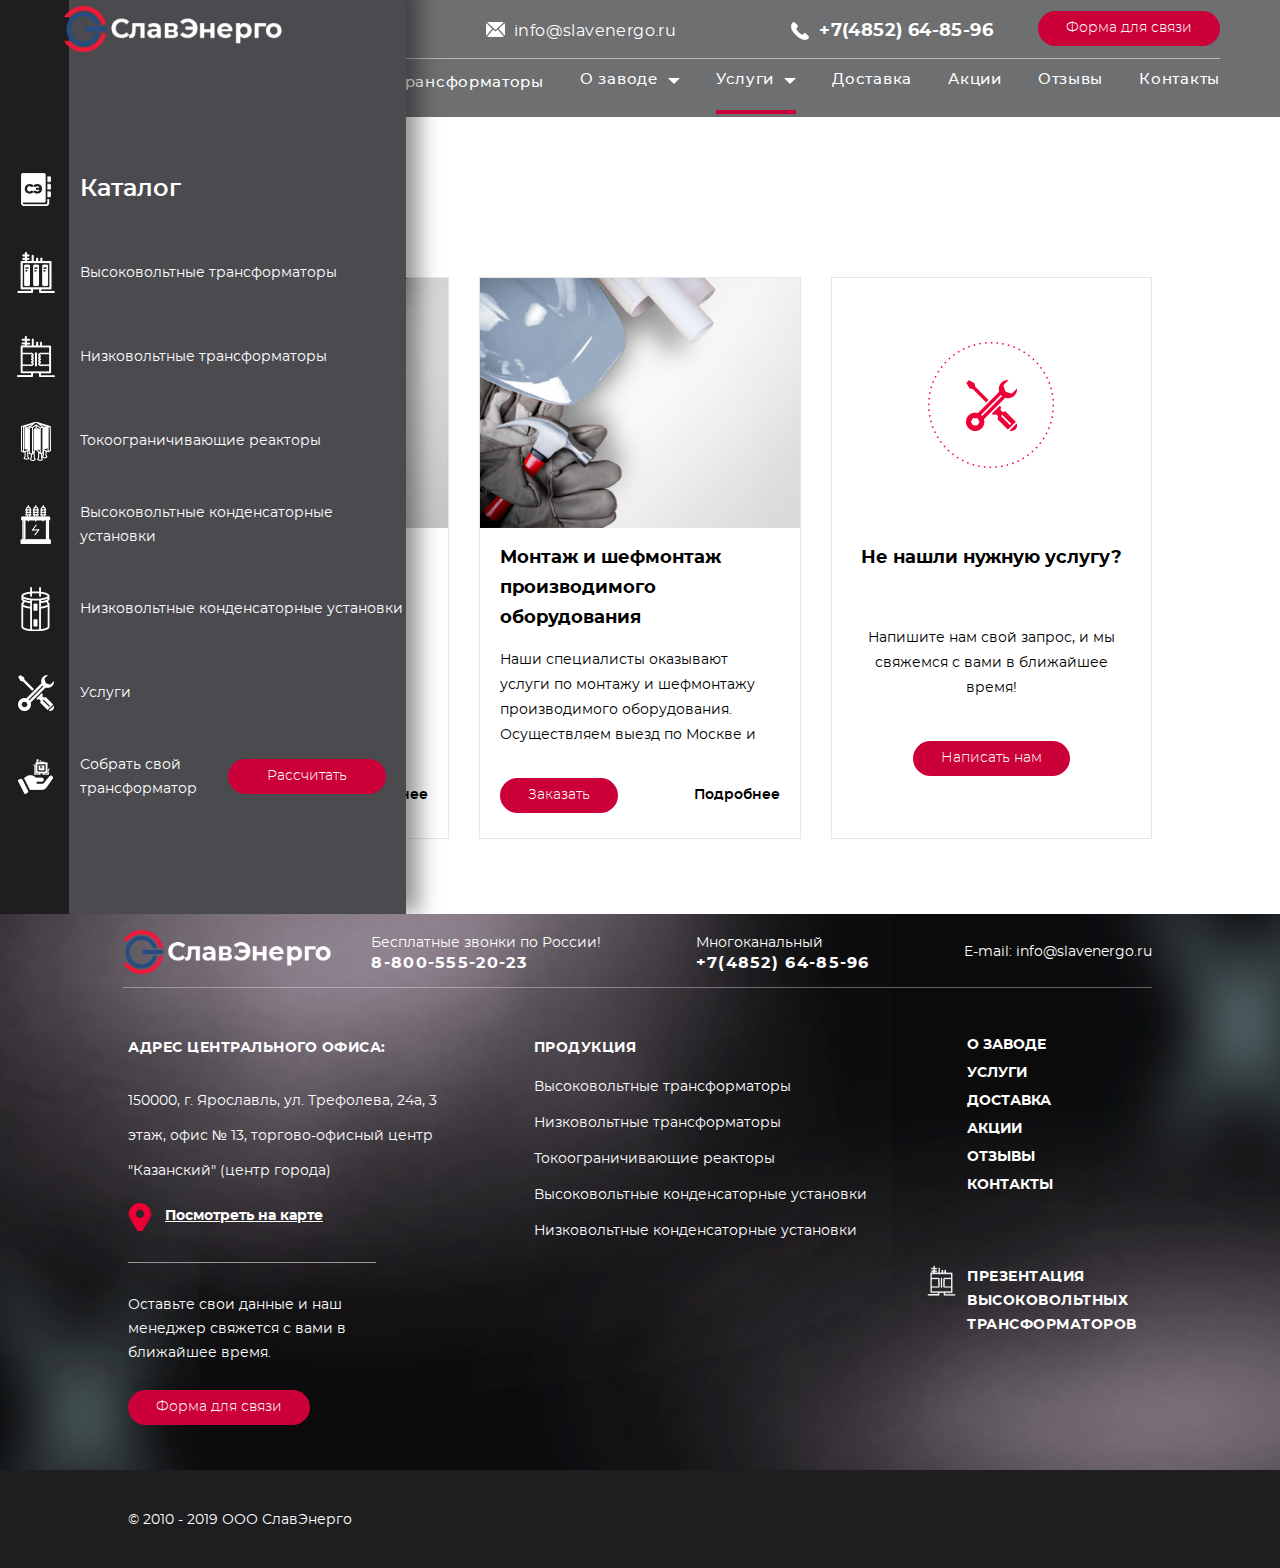
<file: services.html>
<!DOCTYPE html>
<html dir="ltr" lang="ru-RU">
<head>
    <!--meta charset="cp-1251"-->
    <meta charset="utf-8">
    <meta name="viewport" content="width=device-width">
    <meta name="robots" content="noindex">
    <title>СлавЭнерго</title>
    
    <!--[if lt IE 9]><script src="js/html5.js" type="text/javascript"></script><![endif]-->
    
    <link rel="stylesheet" type="text/css" href="css/slick.css">
    <link rel="stylesheet" type="text/css"  media="all" href="css/jquery.fancybox.css">
    <link rel="stylesheet" type="text/css"  media="all" href="css/font.css">
    
	    <!--link rel="stylesheet" type="text/css"  media="all" href="css/ModalWindow.css" /><!-- !!! стили не подключать -->
    
    <link rel="stylesheet" type="text/css"  media="all" href="template_styles.css">
    
    <script type="text/Javascript" src="js/jquery-1.12.1.min.js"></script>
    <script type="text/Javascript" src="js/jquery-ui-1.12.1.js"></script>
    <script type="text/javascript" src="js/slick.min.js"></script>
    <script type="text/javascript" src="js/jquery.fancybox.min.js"></script>
    <script type="text/javascript" src="js/zoomsl-3.0.min.js"></script>
    <script type="text/javascript" src="js/script.js"></script> 
</head>
<body>
    <div class="wrapper">
	<!-- шапка -->
	<div id="logo">
	    <a href="index.html">
		<img src="images/logo.png" alt="СлавЭнерго" />
	    </a>
	</div>
	
	<header id="header">
	    <div class="in">
		<a class="button" href="#">Форма для связи</a>
		
		<div class="header_cont">
		    <div id="search">
			<form>
			    <input type="text" value="">
			    <input type="submit" value="поиск">
			</form>
		    </div>
		    <a class="search mob" href="#"></a>
		    <a href="mailto:info@slavenergo.ru">info@slavenergo.ru</a>
		    <a class="tel" href="tel:+74852648596">+7(4852) 64-85-96</a>
		</div>
		<nav>
		    <div class="main_menu">
			<ul>
			    <li class="menu_item_catalog">
				<a href="catalog.html">Продукция</a>
				<ul>
				    <li>
					<a href="vysokovoltnyye_transformatory.html">Высоковольтные трансформаторы</a>
					<ul>
					    <li><a href="catalog_level3.html">Трансформаторы сухие силовые распределительные</a></li>
					    <li><a href="catalog_level3.html">Трансформаторы сухие силовые</a></li>
					    <li><a href="catalog_level3.html">Трансформаторы сухие силовые преобразовательные</a></li>
					</ul>
				    </li>
				    <li>
					<a href="catalog_level2.html">Низковольтные трансформаторы</a>
					<ul>
					    <li><a href="catalog_level3.html">Трансформаторы понижающие трехфазные</a></li>
					    <li><a href="catalog_level3.html">Трансформаторы понижающие однофазные</a></li>
					    <li><a href="catalog_level3.html">Трансформаторы влагозащищенные трехфазные</a></li>
					    <li><a href="catalog_level3.html">Трансформаторы влагозащищенные однофазные</a></li>
					</ul>
				    </li>
				    <li>
					<a href="catalog_level2.html">Токоограничивающие реакторы</a>
					<ul>
					    <li><a href="catalog_level3.html">Токоограничивающие реакторы трехфазные</a></li>
					    <li><a href="catalog_level3.html">Токоограничивающие реакторы однофазные</a></li>
					</ul>
				    </li>
				    <li>
					<a href="catalog_level2.html">Высоковольтные конденсаторные установки</a>
					<ul>
					    <li><a href="catalog_level3.html">Автоматические конденсаторные установки</a></li>
					    <li><a href="catalog_level3.html">Автоматические фильтровые конденсаторные установки</a></li>
					    <li><a href="catalog_level3.html">Батареи статических конденсаторов</a></li>
					    <li><a href="catalog_level3.html">Фильтрокомпенсирующие устройства</a></li>
					    <li><a href="catalog_level3.html">Комплектующие высоковольтных конденсаторных установок</a></li>
					</ul>
				    </li>
				    <li>
					<a href="catalog_level2.html">Низковольтные конденсаторные установки</a>
					<ul>
					    <li><a href="catalog_level3.html">Автоматические конденсаторные установки</a></li>
					    <li><a href="catalog_level3.html">Автоматические конденсаторные установки с фильтрами гармоник</a></li>
					    <li><a href="catalog_level3.html">Автоматические конденсаторные установки тиристорные</a></li>
					    <li><a href="catalog_level3.html">Комплектующие низковольтных конденсаторных установок</a></li>
					</ul>
				    </li>
				</ul>
			    </li>
			    <li class="menu_item_vys_trans">
				<a href="vysokovoltnyye_transformatory.html">Высоковольтные трансформаторы</a>
			    </li>
			    <li>
				<a href="about.html">О заводе</a>
				<ul>
				    <li><a href="blog.html">Блог</a></li>
				</ul>
			    </li>
			    <li class="active">
				<a href="services.html">Услуги</a>
				<ul>
				    <li><a href="services_item.html">Замеры параметров электроэнергии</a></li>
				    <li><a href="services_item.html">Монтаж и шефмонтаж производимого оборудования</a></li>
				</ul>
			    </li>
			    <li>
				<a href="delivery.html">Доставка</a>
			    </li>
			    <li>
				<a href="promotions.html">Акции</a>
			    </li>
			    <li>
				<a href="reviews.html">Отзывы</a>
			    </li>
			    <li>
				<a href="contacts.html">Контакты</a>
			    </li>
			    
			    <li class="mob">
				<a class="modal" href="#">Форма для связи</a>
				<a class="tel" href="tel:+74852648596">+7(4852) 64-85-96</a>
			    </li>
			</ul>
			
		    </div>
		    <div class="menu_button mob"></div>
		</nav>
	    </div>
	</header>
	<!-- end шапка -->
        
        
        <nav id="left_menu">
	    <ul>
		<li>
		    <a href="catalog.html">
			<span class="icon"><img src="images/icon_left_menu1.png" alt=""><img class="hover" src="images/icon_left_menu1_hover.png" alt=""></span>
			<span class="title">Каталог</span>
		    </a>
		</li>
		<li>
		    <a href="vysokovoltnyye_transformatory.html">
			<span class="icon"><img src="images/icon_left_menu2.png" alt=""><img class="hover" src="images/icon_left_menu2_hover.png" alt=""></span>
			<span class="title">Высоковольтные трансформаторы</span>
		    </a>
		    <ul>
			<li><a href="catalog_level3.html">Трансформаторы сухие силовые распределительные</a></li>
			<li><a href="catalog_level3.html">Трансформаторы сухие силовые</a></li>
			<li><a href="catalog_level3.html">Трансформаторы сухие силовые преобразовательные</a></li>
		    </ul>
		</li>
		<li>
		    <a href="catalog_level2.html">
			<span class="icon"><img src="images/icon_left_menu3.png" alt=""><img class="hover" src="images/icon_left_menu3_hover.png" alt=""></span>
			<span class="title">Низковольтные трансформаторы</span>
		    </a>
		    <ul>
			<li><a href="catalog_level3.html">Трансформаторы понижающие трехфазные</a></li>
			<li><a href="catalog_level3.html">Трансформаторы понижающие однофазные</a></li>
			<li><a href="catalog_level3.html">Трансформаторы влагозащищенные трехфазные</a></li>
			<li><a href="catalog_level3.html">Трансформаторы влагозащищенные однофазные</a></li>
		    </ul>
		</li>
		<li>
		    <a href="catalog_level2.html">
			<span class="icon"><img src="images/icon_left_menu4.png" alt=""><img class="hover" src="images/icon_left_menu4_hover.png" alt=""></span>
			<span class="title">Токоограничивающие реакторы</span>
		    </a>
		    <ul>
			<li><a href="catalog_level3.html">Токоограничивающие реакторы трехфазные</a></li>
			<li><a href="catalog_level3.html">Токоограничивающие реакторы однофазные</a></li>
		    </ul>
		</li>
		<li>
		    <a href="catalog_level2.html">
			<span class="icon"><img src="images/icon_left_menu5.png" alt=""><img class="hover" src="images/icon_left_menu5_hover.png" alt=""></span>
			<span class="title">Высоковольтные конденсаторные установки</span>
		    </a>
		    <ul>
			<li><a href="catalog_level3.html">Автоматические конденсаторные установки</a></li>
			<li><a href="catalog_level3.html">Автоматические фильтровые конденсаторные установки</a></li>
			<li><a href="catalog_level3.html">Батареи статических конденсаторов</a></li>
			<li><a href="catalog_level3.html">Фильтрокомпенсирующие устройства</a></li>
			<li><a href="catalog_level3.html">Комплектующие высоковольтных конденсаторных установок</a></li>
		    </ul>
		</li>
		<li>
		    <a href="catalog_level2.html">
			<span class="icon"><img src="images/icon_left_menu6.png" alt=""><img class="hover" src="images/icon_left_menu6_hover.png" alt=""></span>
			<span class="title">Низковольтные конденсаторные установки</span>
		    </a>
		    <ul>
			<li><a href="catalog_level3.html">Автоматические конденсаторные установки</a></li>
			<li><a href="catalog_level3.html">Автоматические конденсаторные установки с фильтрами гармоник</a></li>
			<li><a href="catalog_level3.html">Автоматические конденсаторные установки тиристорные</a></li>
			<li><a href="catalog_level3.html">Комплектующие низковольтных конденсаторных установок</a></li>
		    </ul>
		</li>
		<li>
		    <a href="services.html">
			<span class="icon"><img src="images/icon_left_menu7.png" alt=""><img class="hover" src="images/icon_left_menu7_hover.png" alt=""></span>
			<span class="title">Услуги</span>
		    </a>
		</li>
		<li class="calculate">
			<span class="icon"><img src="images/icon_left_menu8.png" alt=""><img class="hover" src="images/icon_left_menu8_hover.png" alt=""></span>
			<span class="title">   Собрать свой трансформатор
			<a href="#" class="button">Рассчитать</a></span>
		</li>
	    </ul>
	</nav>
        
        <main class="content">
            <div class="in">
                <div class="bread_crumbs">
		    <ul>
			<li><a href="index.html">Главная</a></li>
			<li><span>Услуги</span></li>
		    </ul>
		</div>
                <h1>Услуги</h1>
                
                <div class="services_block">
		    <div class="service">
			<div class="img">
			    <img src="images/service_photo1.jpg" alt="">
			</div>
			<div class="info">
			    <div class="text">
				<h3><a href="service_item.html">Замеры параметров электроэнергии для подбора конденсаторных установок</a></h3>
				<p>Наши специалисты оказывают услуги по замере параметров электроэнергии для подбора конденсаторных установок. Наши специалисты</p>
			    </div>
			    <a class="button" href="#">Заказать</a>
			    <a class="more" href="service_item.html">Подробнее</a>
			</div>
		    </div>
		    <div class="service">
			<div class="img">
			    <img src="images/service_photo2.jpg" alt="">
			</div>
			<div class="info">
			    <div class="text">
				<h3><a href="service_item.html">Монтаж и шефмонтаж производимого оборудования</a></h3>
				<p>Наши специалисты оказывают услуги по монтажу и шефмонтажу производимого оборудования. Осуществляем выезд по Москве и МО. Наши специалисты оказывают услуги по монтажу и шефмонтажу производимого оборудования. Осуществляем выезд по Москве и МО.</p>
			    </div>
			    <a class="button" href="#">Заказать</a>
			    <a class="more" href="service_item.html">Подробнее</a>
			</div>
		    </div>
		    
		    <div class="service empty">
			<div class="img">
			    <img src="images/service_empty.png" alt="">
			</div>
			<div class="info">
			    <div class="text">
				<h3>Не нашли нужную услугу?</h3>
				<p>Напишите нам свой запрос, и мы свяжемся с вами в ближайшее время!</p>
			    </div>
			    <a class="button" href="#">Написать нам</a>
			</div>
		    </div>
		</div>
            </div>
        </main>
            
            
            
            
            
            
            
            
        <!-- подвал -->
	<div id="pre_foo"></div>
	<footer id="footer">
	    <div class="in">
		<div class="foo_logo foo_top foo_left">
		    <img src="images/logo.png" alt="СлавЭнерго">
		</div>
		
		<div class="foo_left foo_address">
		    <div class="h5">Адрес центрального офиса:</div>
		    <div class="address">
			<p>150000, г. Ярославль, ул. Трефолева, 24а, 3 этаж, офис № 13, торгово-офисный центр "Казанский" (центр города)</p>
			<a class="map_link" href="#">Посмотреть на карте</a>
		    </div>
		</div>
		
		<div class="foo_top">
		    <div class="tel">
			<span>Бесплатные звонки по России!</span>
			<a href="tel:88005552023">8-800-555-20-23</a>
		    </div>
		    <div class="tel">
			<span>Многоканальный</span>
			<a href="tel:+74852648596">+7(4852) 64-85-96</a>
		    </div>
		    <div class="mail">
			<span>E-mail:</span>
			<a href="mailto:info@slavenergo.ru">info@slavenergo.ru</a>
		    </div>
		</div>
		
		<div class="foo_menu">
		    <ul>
			<li>
			    <a href="about.html">О заводе</a>
			</li>
			<li>
			    <a href="services.html">Услуги</a>
			</li>
			<li>
			    <a href="delivery.html">Доставка</a>
			</li>
			<li>
			    <a href="promotions.html">Акции</a>
			</li>
			<li>
			    <a href="reviews.html">Отзывы</a>
			</li>
			<li>
			    <a href="contacts.html">Контакты</a>
			</li>
		    </ul>
		</div>
		
		<div class="foo_menu foo_submenu">
		    <div class="h5"><a href="catalog.html">Продукция</a></div>
		    <ul>
			<li><a href="vysokovoltnyye_transformatory.html">Высоковольтные трансформаторы</a></li>
			<li><a href="catalog_level2.html">Низковольтные трансформаторы</a></li>
			<li><a href="catalog_level2.html">Токоограничивающие реакторы</a></li>
			<li><a href="catalog_level2.html">Высоковольтные конденсаторные установки</a></li>
			<li><a href="catalog_level2.html">Низковольтные конденсаторные установки</a></li>
		    </ul>
		</div>
		
		<div class="foo_presentation h5">
		    <a href="#">Презентация высоковольтных трансформаторов</a>
		</div>
		
		<div class="foo_text">
		    <p>Оставьте свои данные и наш менеджер свяжется с вами в ближайшее время.</p>
		    <a href="#" class="button">Форма для связи</a>
		</div>
		
		<div id="copy">
		    &copy; 2010 - 2019 ООО СлавЭнерго
		</div>
	    </div>
	</footer>
	<!-- end подвал -->
	
    </div>
</body>
</html>
</file>
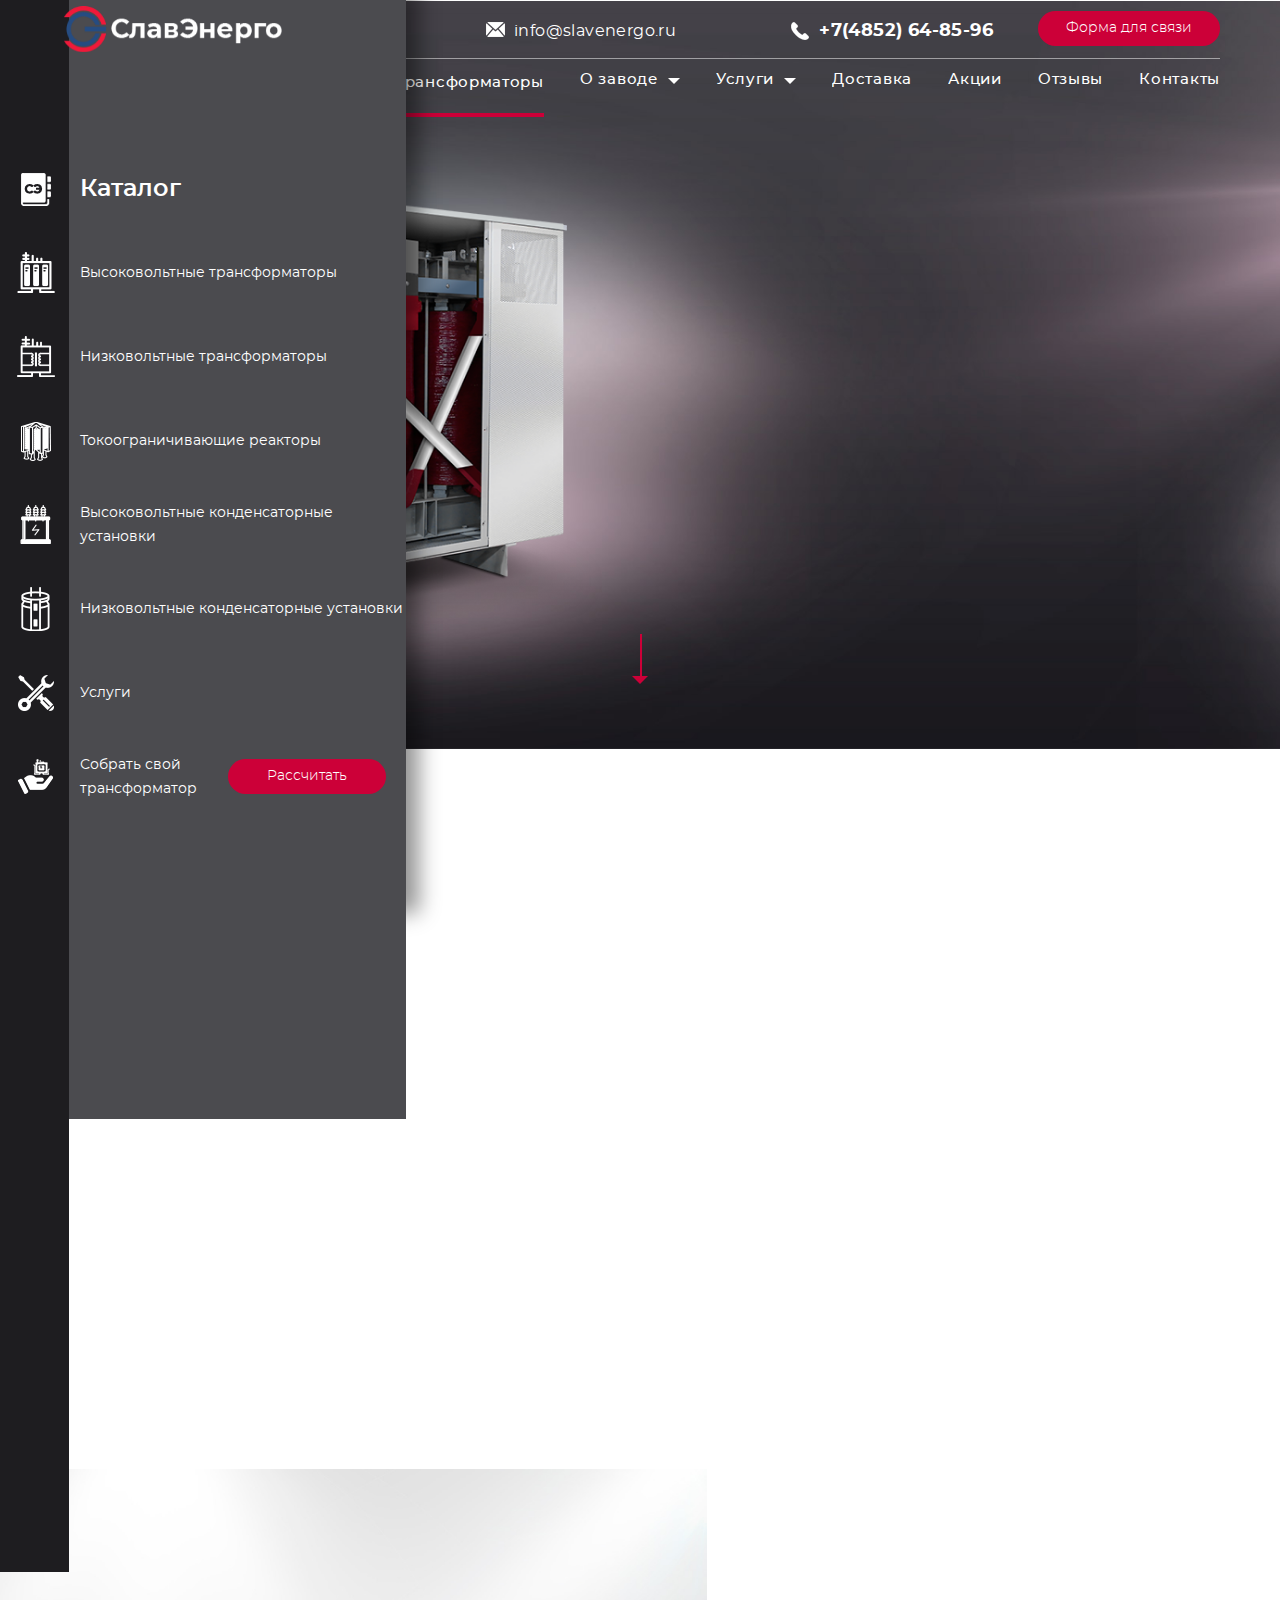
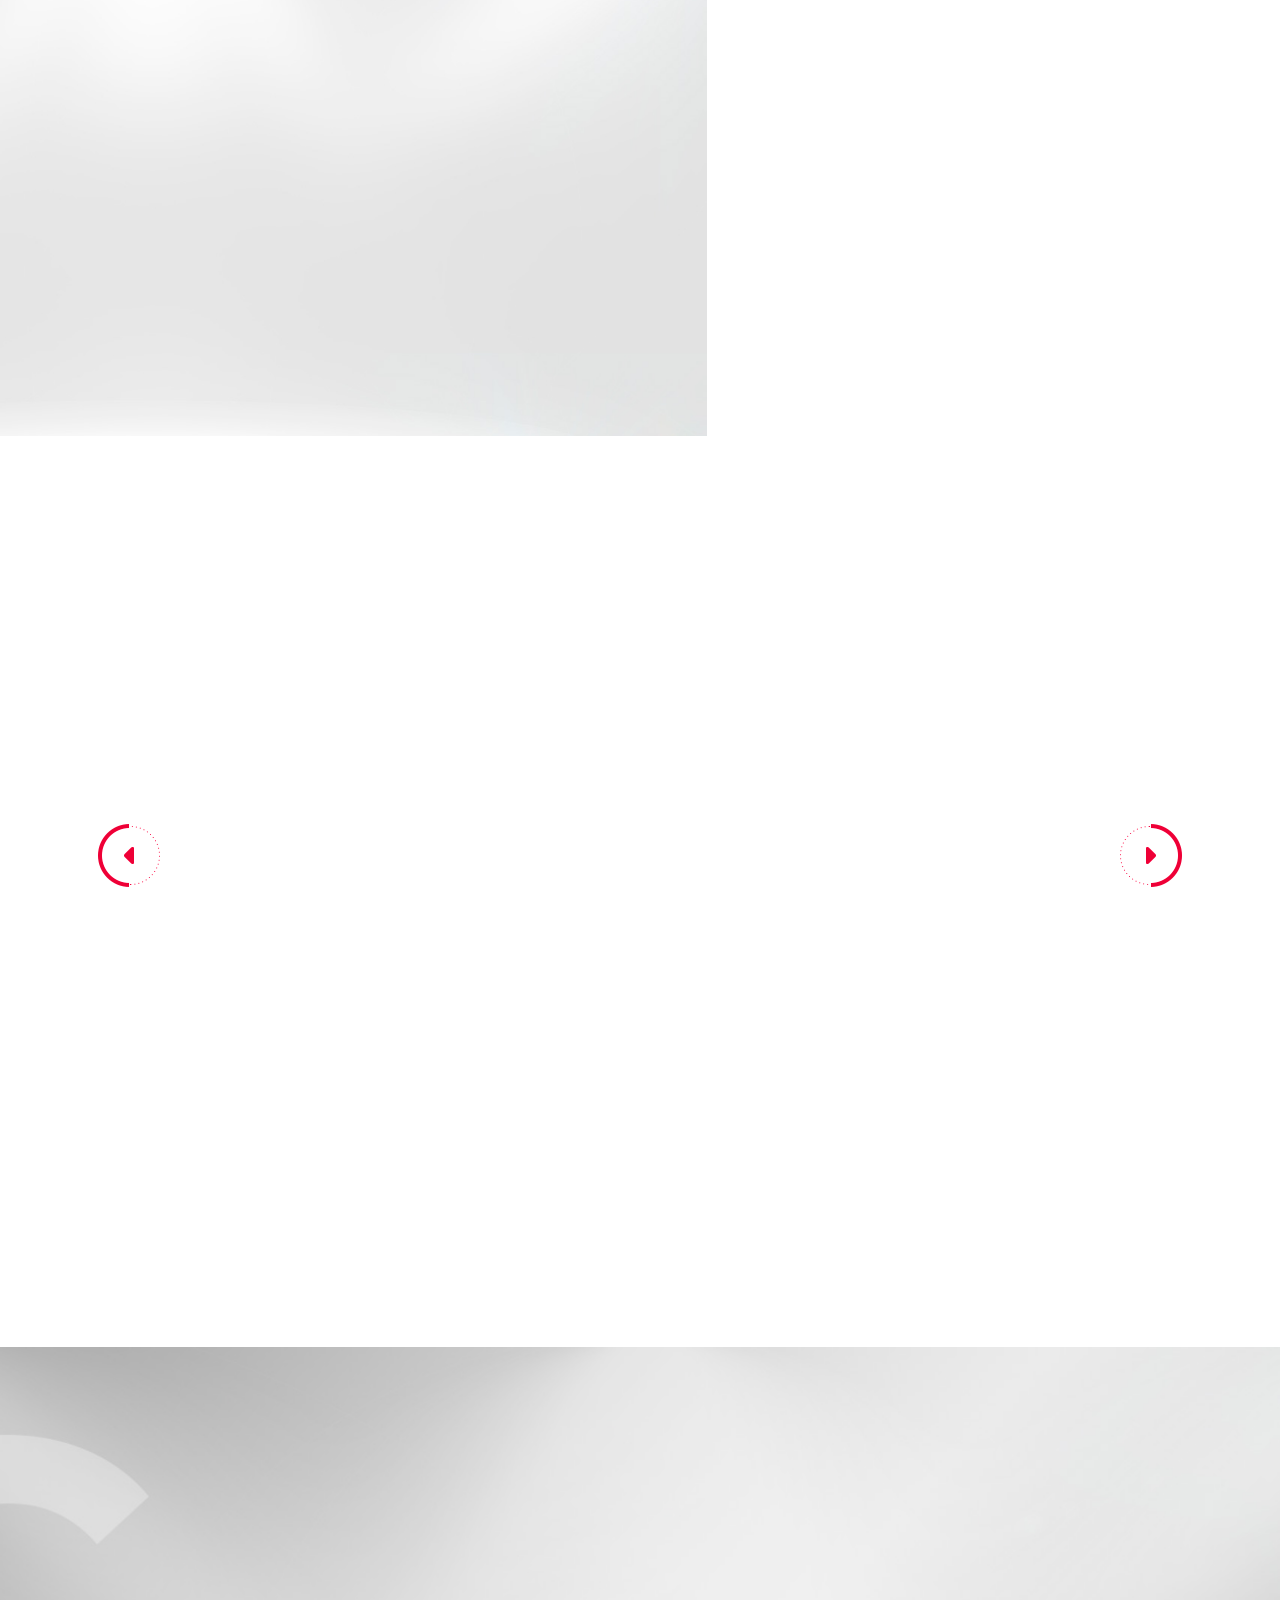
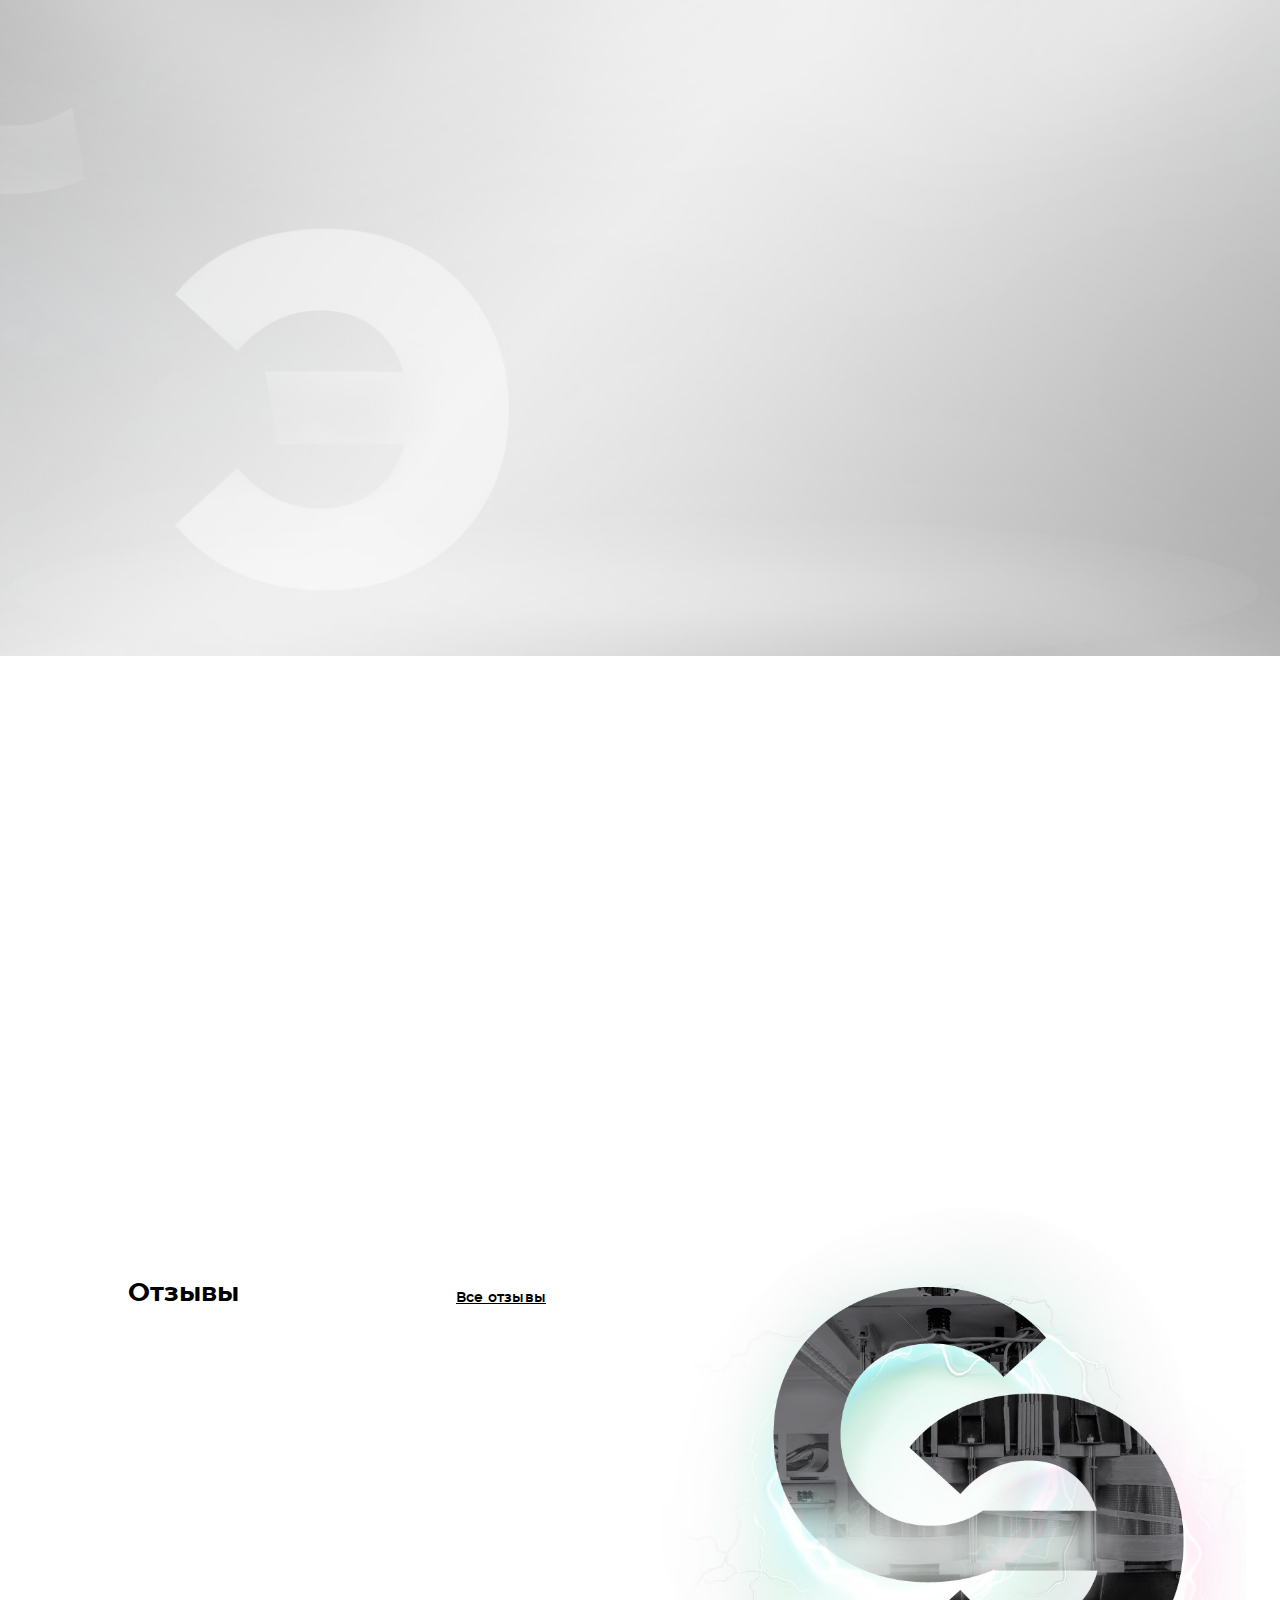
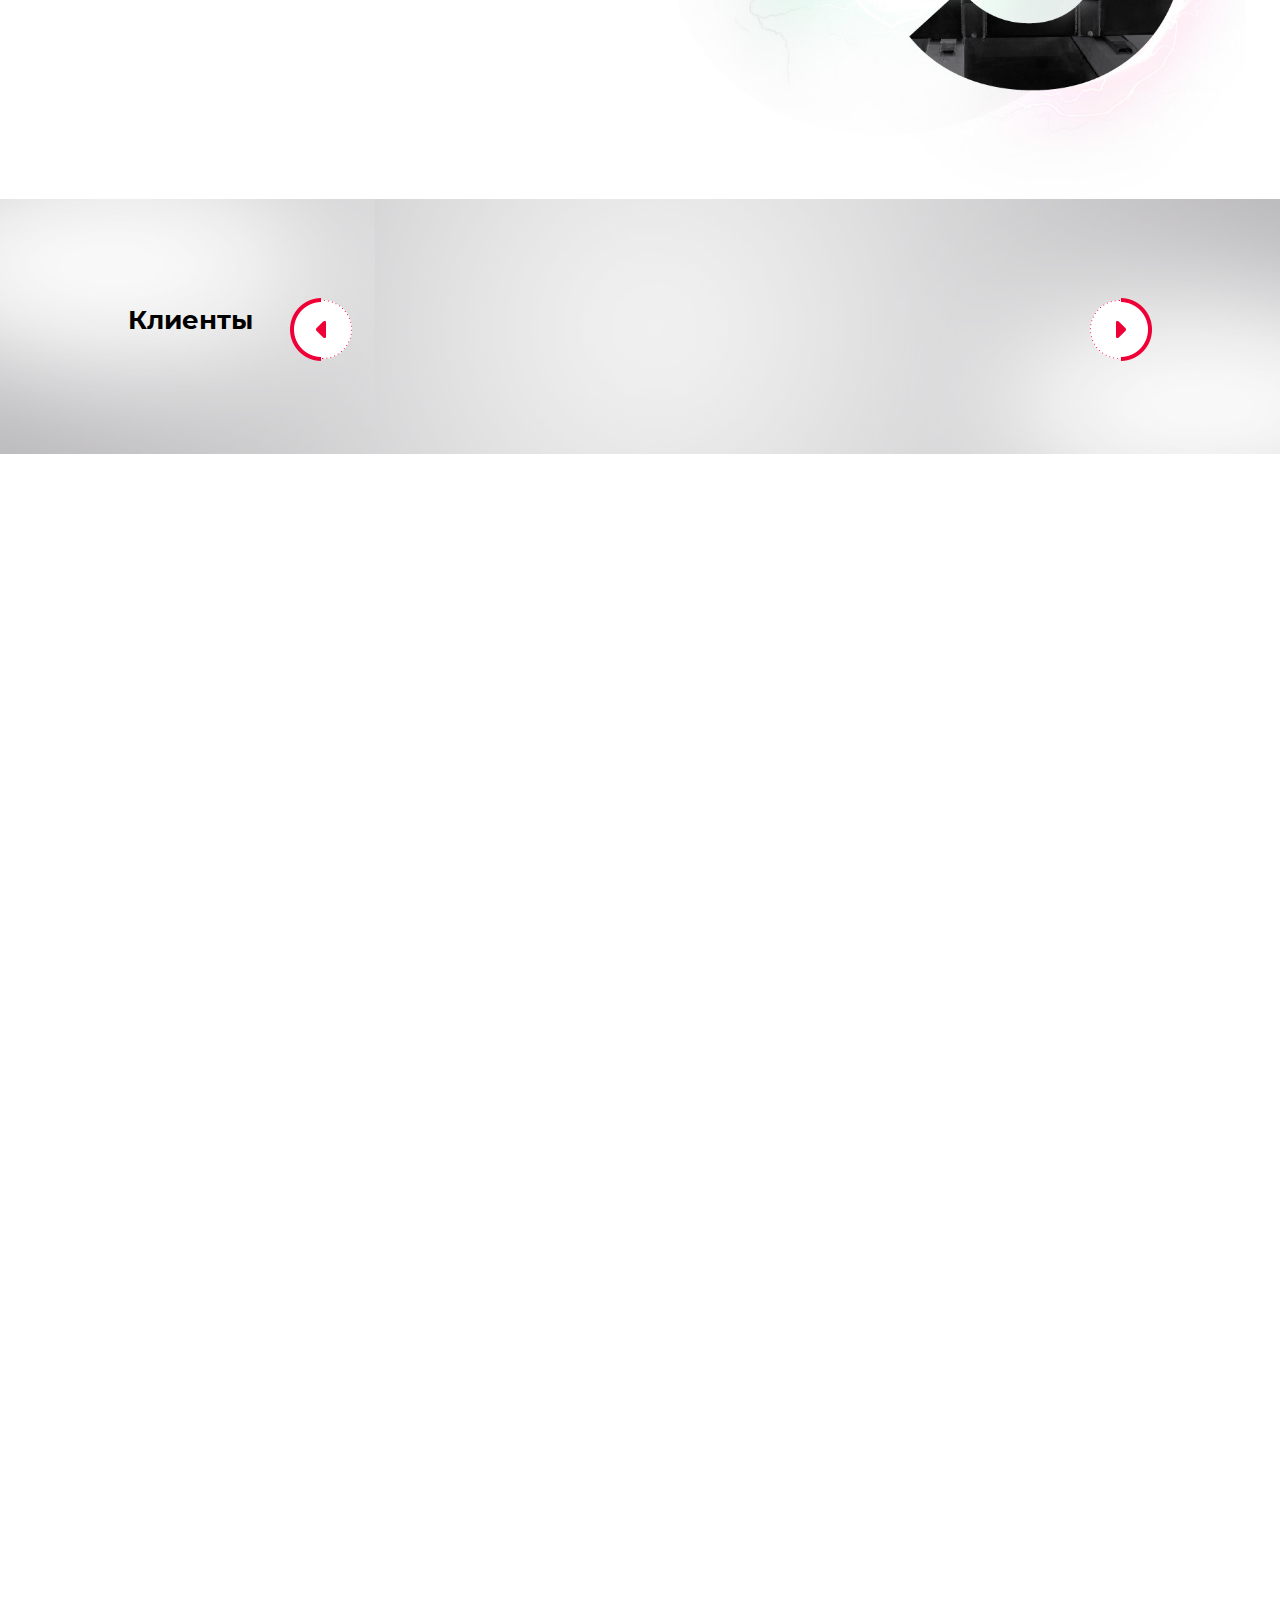
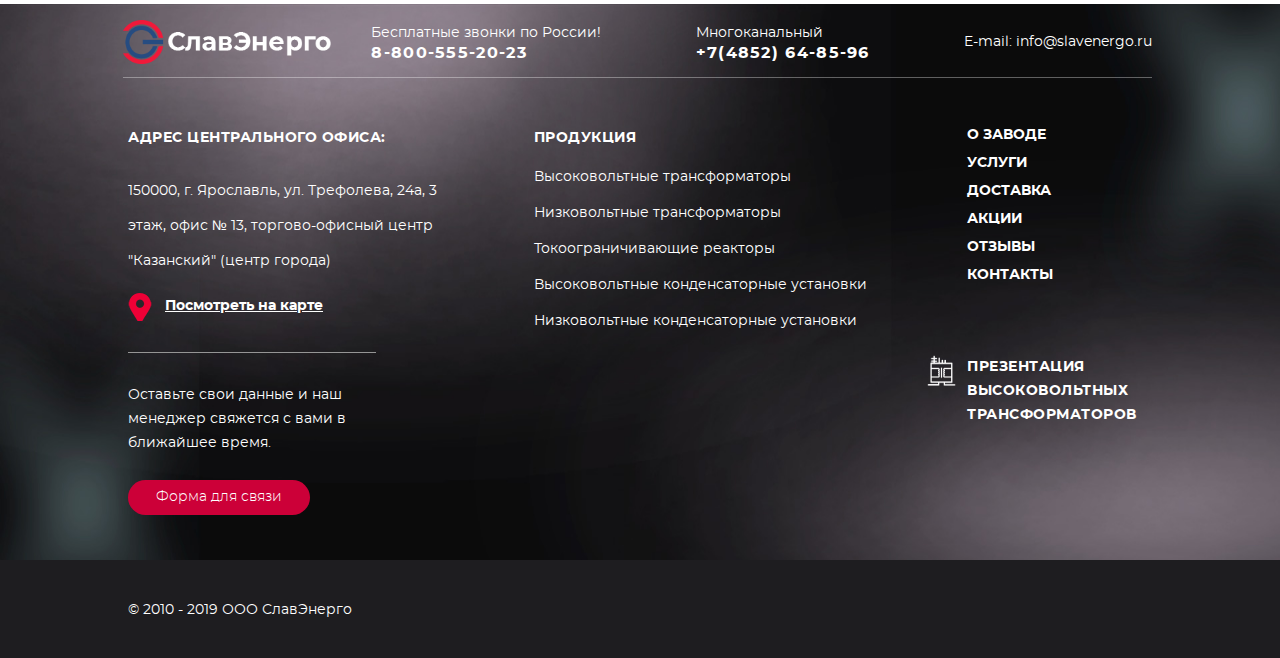
<file: vysokovoltnyye_transformatory.html>
<!DOCTYPE html>
<html dir="ltr" lang="ru-RU">
<head>
    <!--meta charset="cp-1251"-->
    <meta charset="utf-8">
    <meta name="viewport" content="width=device-width">
    <meta name="robots" content="noindex">
    <title>СлавЭнерго</title>
    
    <!--[if lt IE 9]><script src="js/html5.js" type="text/javascript"></script><![endif]-->
    
    <link rel="stylesheet" type="text/css" href="css/slick.css">
    <link rel="stylesheet" type="text/css"  media="all" href="css/jquery.fancybox.css">
    <link rel="stylesheet" type="text/css"  media="all" href="css/font.css">
    
	    <!--link rel="stylesheet" type="text/css"  media="all" href="css/ModalWindow.css" /><!-- !!! стили не подключать -->
    
    <link rel="stylesheet" type="text/css"  media="all" href="template_styles.css">
    
    <script type="text/Javascript" src="js/jquery-1.12.1.min.js"></script>
    <script type="text/Javascript" src="js/jquery-ui-1.12.1.js"></script>
    <script type="text/javascript" src="js/slick.min.js"></script>
    <script type="text/javascript" src="js/jquery.fancybox.min.js"></script>
    <script type="text/javascript" src="js/zoomsl-3.0.min.js"></script>
    <script type="text/javascript" src="js/script.js"></script> 
</head>
<body id="vysokovoltnyye_transformatory"><!-- id=vysokovoltnyye_transformatory должен быть только на этой странице -->
    <div class="wrapper">
	<!-- шапка -->
	<div id="logo">
	    <a href="index.html">
		<img src="images/logo.png" alt="СлавЭнерго" />
	    </a>
	</div>
	
	<header id="header">
	    <div class="in">
		<a class="button" href="#">Форма для связи</a>
		
		<div class="header_cont">
		    <div id="search">
			<form>
			    <input type="text" value="">
			    <input type="submit" value="поиск">
			</form>
		    </div>
		    <a class="search mob" href="#"></a>
		    <a href="mailto:info@slavenergo.ru">info@slavenergo.ru</a>
		    <a class="tel" href="tel:+74852648596">+7(4852) 64-85-96</a>
		</div>
		<nav>
		    <div class="main_menu">
			<ul>
			    <li class="menu_item_catalog">
				<a href="catalog.html">Продукция</a>
				<ul>
				    <li>
					<a href="vysokovoltnyye_transformatory.html">Высоковольтные трансформаторы</a>
					<ul>
					    <li><a href="catalog_level3.html">Трансформаторы сухие силовые распределительные</a></li>
					    <li><a href="catalog_level3.html">Трансформаторы сухие силовые</a></li>
					    <li><a href="catalog_level3.html">Трансформаторы сухие силовые преобразовательные</a></li>
					</ul>
				    </li>
				    <li>
					<a href="catalog_level2.html">Низковольтные трансформаторы</a>
					<ul>
					    <li><a href="catalog_level3.html">Трансформаторы понижающие трехфазные</a></li>
					    <li><a href="catalog_level3.html">Трансформаторы понижающие однофазные</a></li>
					    <li><a href="catalog_level3.html">Трансформаторы влагозащищенные трехфазные</a></li>
					    <li><a href="catalog_level3.html">Трансформаторы влагозащищенные однофазные</a></li>
					</ul>
				    </li>
				    <li>
					<a href="catalog_level2.html">Токоограничивающие реакторы</a>
					<ul>
					    <li><a href="catalog_level3.html">Токоограничивающие реакторы трехфазные</a></li>
					    <li><a href="catalog_level3.html">Токоограничивающие реакторы однофазные</a></li>
					</ul>
				    </li>
				    <li>
					<a href="catalog_level2.html">Высоковольтные конденсаторные установки</a>
					<ul>
					    <li><a href="catalog_level3.html">Автоматические конденсаторные установки</a></li>
					    <li><a href="catalog_level3.html">Автоматические фильтровые конденсаторные установки</a></li>
					    <li><a href="catalog_level3.html">Батареи статических конденсаторов</a></li>
					    <li><a href="catalog_level3.html">Фильтрокомпенсирующие устройства</a></li>
					    <li><a href="catalog_level3.html">Комплектующие высоковольтных конденсаторных установок</a></li>
					</ul>
				    </li>
				    <li>
					<a href="catalog_level2.html">Низковольтные конденсаторные установки</a>
					<ul>
					    <li><a href="catalog_level3.html">Автоматические конденсаторные установки</a></li>
					    <li><a href="catalog_level3.html">Автоматические конденсаторные установки с фильтрами гармоник</a></li>
					    <li><a href="catalog_level3.html">Автоматические конденсаторные установки тиристорные</a></li>
					    <li><a href="catalog_level3.html">Комплектующие низковольтных конденсаторных установок</a></li>
					</ul>
				    </li>
				</ul>
			    </li>
			    <li class="active menu_item_vys_trans">
				<a href="vysokovoltnyye_transformatory.html">Высоковольтные трансформаторы</a>
			    </li>
			    <li>
				<a href="about.html">О заводе</a>
				<ul>
				    <li><a href="blog.html">Блог</a></li>
				</ul>
			    </li>
			    <li>
				<a href="services.html">Услуги</a>
				<ul>
				    <li><a href="services_item.html">Замеры параметров электроэнергии</a></li>
				    <li><a href="services_item.html">Монтаж и шефмонтаж производимого оборудования</a></li>
				</ul>
			    </li>
			    <li>
				<a href="delivery.html">Доставка</a>
			    </li>
			    <li>
				<a href="promotions.html">Акции</a>
			    </li>
			    <li>
				<a href="reviews.html">Отзывы</a>
			    </li>
			    <li>
				<a href="contacts.html">Контакты</a>
			    </li>
			    
			    <li class="mob">
				<a class="modal" href="#">Форма для связи</a>
				<a class="tel" href="tel:+74852648596">+7(4852) 64-85-96</a>
			    </li>
			</ul>
			
		    </div>
		    <div class="menu_button mob"></div>
		</nav>
	    </div>
	</header>
	<!-- end шапка -->
    
	<nav id="left_menu">
	    <ul>
		<li>
		    <a href="catalog.html">
			<span class="icon"><img src="images/icon_left_menu1.png" alt=""><img class="hover" src="images/icon_left_menu1_hover.png" alt=""></span>
			<span class="title">Каталог</span>
		    </a>
		</li>
		<li>
		    <a href="vysokovoltnyye_transformatory.html">
			<span class="icon"><img src="images/icon_left_menu2.png" alt=""><img class="hover" src="images/icon_left_menu2_hover.png" alt=""></span>
			<span class="title">Высоковольтные трансформаторы</span>
		    </a>
		    <ul>
			<li><a href="catalog_level3.html">Трансформаторы сухие силовые распределительные</a></li>
			<li><a href="catalog_level3.html">Трансформаторы сухие силовые</a></li>
			<li><a href="catalog_level3.html">Трансформаторы сухие силовые преобразовательные</a></li>
		    </ul>
		</li>
		<li>
		    <a href="catalog_level2.html">
			<span class="icon"><img src="images/icon_left_menu3.png" alt=""><img class="hover" src="images/icon_left_menu3_hover.png" alt=""></span>
			<span class="title">Низковольтные трансформаторы</span>
		    </a>
		    <ul>
			<li><a href="catalog_level3.html">Трансформаторы понижающие трехфазные</a></li>
			<li><a href="catalog_level3.html">Трансформаторы понижающие однофазные</a></li>
			<li><a href="catalog_level3.html">Трансформаторы влагозащищенные трехфазные</a></li>
			<li><a href="catalog_level3.html">Трансформаторы влагозащищенные однофазные</a></li>
		    </ul>
		</li>
		<li>
		    <a href="catalog_level2.html">
			<span class="icon"><img src="images/icon_left_menu4.png" alt=""><img class="hover" src="images/icon_left_menu4_hover.png" alt=""></span>
			<span class="title">Токоограничивающие реакторы</span>
		    </a>
		    <ul>
			<li><a href="catalog_level3.html">Токоограничивающие реакторы трехфазные</a></li>
			<li><a href="catalog_level3.html">Токоограничивающие реакторы однофазные</a></li>
		    </ul>
		</li>
		<li>
		    <a href="catalog_level2.html">
			<span class="icon"><img src="images/icon_left_menu5.png" alt=""><img class="hover" src="images/icon_left_menu5_hover.png" alt=""></span>
			<span class="title">Высоковольтные конденсаторные установки</span>
		    </a>
		    <ul>
			<li><a href="catalog_level3.html">Автоматические конденсаторные установки</a></li>
			<li><a href="catalog_level3.html">Автоматические фильтровые конденсаторные установки</a></li>
			<li><a href="catalog_level3.html">Батареи статических конденсаторов</a></li>
			<li><a href="catalog_level3.html">Фильтрокомпенсирующие устройства</a></li>
			<li><a href="catalog_level3.html">Комплектующие высоковольтных конденсаторных установок</a></li>
		    </ul>
		</li>
		<li>
		    <a href="catalog_level2.html">
			<span class="icon"><img src="images/icon_left_menu6.png" alt=""><img class="hover" src="images/icon_left_menu6_hover.png" alt=""></span>
			<span class="title">Низковольтные конденсаторные установки</span>
		    </a>
		    <ul>
			<li><a href="catalog_level3.html">Автоматические конденсаторные установки</a></li>
			<li><a href="catalog_level3.html">Автоматические конденсаторные установки с фильтрами гармоник</a></li>
			<li><a href="catalog_level3.html">Автоматические конденсаторные установки тиристорные</a></li>
			<li><a href="catalog_level3.html">Комплектующие низковольтных конденсаторных установок</a></li>
		    </ul>
		</li>
		<li>
		    <a href="services.html">
			<span class="icon"><img src="images/icon_left_menu7.png" alt=""><img class="hover" src="images/icon_left_menu7_hover.png" alt=""></span>
			<span class="title">Услуги</span>
		    </a>
		</li>
		<li class="calculate">
			<span class="icon"><img src="images/icon_left_menu8.png" alt=""><img class="hover" src="images/icon_left_menu8_hover.png" alt=""></span>
			<span class="title">   Собрать свой трансформатор
			<a href="#" class="button">Рассчитать</a></span>
		</li>
	    </ul>
	</nav>
	
	<!-- Главный экран -->
	<div class="main_section" id="main_screen">
	    <div class="in">
		<div class="letters"><img src="images/letters.png" alt=""></div>
		<div class="image">
		    <img src="images/main_screen_img2.png" alt="">
		</div>
		<div class="text">
		    <h2>Высоковольтные трансформаторы</h2>
		    <p>Электротехническая компания «СлавЭнерго» находится в числе лидеров российского рынка по реализации проектов</p>
		    <a href="#" class="button">Оставить заявку</a>
		    <div class="poll"><a href="#">Опросный лист <span>online</span></a></div>
		</div>
		<a id="go" href="#vt_sections"></a>
	    </div>
	</div>
	<!-- end Главный экран -->
        
        
	<!-- Разделы -->
	<div class="main_section" id="vt_sections">
	    <div class="in">
		<h1>H1 Высоковольтные трансформаторы</h1>
		
		<div class="sections_block">
		    <div class="sections_item">
			<a herf="#">
			    <div class="img"><img src="images/product_img1.png" alt=""></div>
			    <div class="text">
				<h3>Трансформаторы сухие силовые распределительные</h3>
				<p>Электротехническая компания «СлавЭнерго» находится в числе лидеров российского рынка по реализации проектов повышения качества электроэнергии  внедрению надежного</p>
				<span href="#" class="button">Перейти в раздел</span>
			    </div>
			</a>
		    </div>
		    <div class="sections_item">
			<a herf="#">
			    <div class="img"><img src="images/product_img6.png" alt=""></div>
			    <div class="text">
				<h3>Трансформаторы сухие силовые</h3>
				<p>Электротехническая компания «СлавЭнерго» находится в числе лидеров российского рынка по реализации проектов повышения качества электроэнергии  внедрению надежного</p>
				<span href="#" class="button">Перейти в раздел</span>
			    </div>
			</a>
		    </div>
		    <div class="sections_item">
			<a herf="#">
			    <div class="img"><img src="images/product_img7.png" alt=""></div>
			    <div class="text">
				<h3>Трансформаторы сухие преобразовательные</h3>
				<p>Электротехническая компания «СлавЭнерго» находится в числе лидеров российского рынка по реализации проектов повышения качества электроэнергии  внедрению надежного</p>
				<span href="#" class="button">Перейти в раздел</span>
			    </div>
			</a>
		    </div>
		</div>
	
	    </div>
	</div>
	<!-- end Разделы -->
        
        
        <!-- Достоинства -->
	<div class="main_section" id="advantages">
	    <div class="in">
		<h2><span class="adv12">12</span> <span class="light">Достоинств трансформаторов</span> ТСЗ&nbsp;“Славэнерго”</h2>
		
		<div class="advantages_block">
		    <div class="advantages_menu">
			<div class="advantages_menu_item">
			    <div class="icon">
				<img src="images/icon_adv1.png">
				<img class="hover" src="images/icon_adv1_hover.png">
			    </div>
			    <span>Возможности</span>
			</div>
			<div class="advantages_menu_item">
			    <div class="icon">
				<img src="images/icon_adv2.png">
				<img class="hover" src="images/icon_adv2_hover.png">
			    </div>
			    <span>Инновационная изоляция</span>
			</div>
			<div class="advantages_menu_item">
			    <div class="icon">
				<img src="images/icon_adv3.png">
				<img class="hover" src="images/icon_adv3_hover.png">
			    </div>
			    <span>Оснащение</span>
			</div>
			<div class="advantages_menu_item">
			    <div class="icon">
				<img src="images/icon_adv4.png">
				<img class="hover" src="images/icon_adv4_hover.png">
			    </div>
			    <span>Невысокие сроки изготовления</span>
			</div>
			<div class="advantages_menu_item">
			    <div class="icon">
				<img src="images/icon_adv5.png">
				<img class="hover" src="images/icon_adv5_hover.png">
			    </div>
			    <span>Адаптция к сложным условиям</span>
			</div>
			<div class="advantages_menu_item">
			    <div class="icon">
				<img src="images/icon_adv6.png">
				<img class="hover" src="images/icon_adv6_hover.png">
			    </div>
			    <span>Система охлаждения</span>
			</div>
			<div class="advantages_menu_item">
			    <div class="icon">
				<img src="images/icon_adv7.png">
				<img class="hover" src="images/icon_adv7_hover.png">
			    </div>
			    <span>Не требуется герметизация</span>
			</div>
			<div class="advantages_menu_item">
			    <div class="icon">
				<img src="images/icon_adv8.png">
				<img class="hover" src="images/icon_adv8_hover.png">
			    </div>
			    <span>Простота в обслуживании</span>
			</div>
			<div class="advantages_menu_item">
			    <div class="icon">
				<img src="images/icon_adv9.png">
				<img class="hover" src="images/icon_adv9_hover.png">
			    </div>
			    <span>Безопасность</span>
			</div>
			<div class="advantages_menu_item">
			    <div class="icon">
				<img src="images/icon_adv10.png">
				<img class="hover" src="images/icon_adv10_hover.png">
			    </div>
			    <span>Энерго-эффективность</span>
			</div>
			<div class="advantages_menu_item">
			    <div class="icon">
				<img src="images/icon_adv11.png">
				<img class="hover" src="images/icon_adv11_hover.png">
			    </div>
			    <span>Энерго-сбережение</span>
			</div>
			<div class="advantages_menu_item">
			    <div class="icon">
				<img src="images/icon_adv12.png">
				<img class="hover" src="images/icon_adv12_hover.png">
			    </div>
			    <span>Выдержка</span>
			</div>
		    </div>
		    <div class="advantages_more">
			<div class="advantages_more_item">
			    <p>Возможность изготовления нестандартных напряжений и мощностей, габаритных размеров;</p>
			</div>
			<div class="advantages_more_item">
			    <p>Инновационная изоляция;</p>
			</div>
			<div class="advantages_more_item">
			    <p>Оснащение;</p>
			</div>
			<div class="advantages_more_item">
			    <p>Невысокие сроки изготовления;</p>
			</div>
			<div class="advantages_more_item">
			    <p>Адаптция к сложным условиям;</p>
			</div>
			<div class="advantages_more_item">
			    <p>Система охлаждения;</p>
			</div>
			<div class="advantages_more_item">
			    <p>Не требуется герметизация;</p>
			</div>
			<div class="advantages_more_item">
			    <p>Простота в обслуживании;</p>
			</div>
			<div class="advantages_more_item">
			    <p>Безопасность;</p>
			</div>
			<div class="advantages_more_item">
			    <p>Энерго-эффективность;</p>
			</div>
			<div class="advantages_more_item">
			    <p>Энерго-сбережение;</p>
			</div>
			<div class="advantages_more_item">
			    <p>Выдержка;</p>
			</div>
		    </div>
		</div>
		<a href="#" class="button">Оставить заявку</a>
		<div class="poll"><a href="#">Опросный лист <span>online</span></a></div>
	    </div>
	</div>
	<!-- end Достоинства -->
	
	
	<!-- Каталог -->
	<div class="main_section" id="catalog">
	    <div class="in">
		<div class="tabs_container">
		    <div class="tab_buttons">
			<span class="tab_but active">Распределительные</span>
			<span class="tab_but">Силовые</span>
			<span class="tab_but">Преобразовательные</span>
		    </div>
		    <div class="tab active">
			<div class="catalog slider">
			    <div class="product_item">
				<div class="product_item_in">
				    <div class="img"><a href="#"><img src="images/main_screen_img2.png"><span class="hover">Быстрый просмотр</span></a></div>
				    <h5>Высоковольтные</h5>
				    <div class="text">
					<p><span class="char">Мощность, кВА</span> <strong>160</strong></p>
					<p><span class="char">Ток ХХ, %</span> <strong>2,5</strong></p>
					<p><span class="char">Потери ХХ, Вт</span> <strong>820</strong></p>
					<p><span class="char">Потери КЗ (при 115оС), Вт</span> <strong>2300</strong></p>
					<p><span class="char">Напряжение КЗ, %</span> <strong>4,0</strong></p>
					<p><a href="#">Подробнее</a></p>
					<a class="button" href="#">Оставить заявку</a>
				    </div>
				</div>
			    </div>
			    <div class="product_item">
				<div class="product_item_in">
				    <div class="img"><a href="#"><img src="images/main_screen_img2.png"><span class="hover">Быстрый просмотр</span></a></div>
				    <h5>Высоковольтные</h5>
				    <div class="text">
					<p><span class="char">Мощность, кВА</span> <strong>160</strong></p>
					<p><span class="char">Ток ХХ, %</span> <strong>2,5</strong></p>
					<p><span class="char">Потери ХХ, Вт</span> <strong>820</strong></p>
					<p><span class="char">Потери КЗ (при 115оС), Вт</span> <strong>2300</strong></p>
					<p><span class="char">Напряжение КЗ, %</span> <strong>4,0</strong></p>
					<p><a href="#">Подробнее</a></p>
					<a class="button" href="#">Оставить заявку</a>
				    </div>
				</div>
			    </div>
			    <div class="product_item">
				<div class="product_item_in">
				    <div class="img"><a href="#"><img src="images/main_screen_img2.png"><span class="hover">Быстрый просмотр</span></a></div>
				    <h5>Высоковольтные</h5>
				    <div class="text">
					<p><span class="char">Мощность, кВА</span> <strong>160</strong></p>
					<p><span class="char">Ток ХХ, %</span> <strong>2,5</strong></p>
					<p><span class="char">Потери ХХ, Вт</span> <strong>820</strong></p>
					<p><span class="char">Потери КЗ (при 115оС), Вт</span> <strong>2300</strong></p>
					<p><span class="char">Напряжение КЗ, %</span> <strong>4,0</strong></p>
					<p><a href="#">Подробнее</a></p>
					<a class="button" href="#">Оставить заявку</a>
				    </div>
				</div>
			    </div>
			    <div class="product_item">
				<div class="product_item_in">
				    <div class="img"><a href="#"><img src="images/main_screen_img2.png"><span class="hover">Быстрый просмотр</span></a></div>
				    <h5>Высоковольтные</h5>
				    <div class="text">
					<p><span class="char">Мощность, кВА</span> <strong>160</strong></p>
					<p><span class="char">Ток ХХ, %</span> <strong>2,5</strong></p>
					<p><span class="char">Потери ХХ, Вт</span> <strong>820</strong></p>
					<p><span class="char">Потери КЗ (при 115оС), Вт</span> <strong>2300</strong></p>
					<p><span class="char">Напряжение КЗ, %</span> <strong>4,0</strong></p>
					<p><a href="#">Подробнее</a></p>
					<a class="button" href="#">Оставить заявку</a>
				    </div>
				</div>
			    </div>
			    <div class="product_item">
				<div class="product_item_in">
				    <div class="img"><a href="#"><img src="images/main_screen_img2.png"><span class="hover">Быстрый просмотр</span></a></div>
				    <h5>Высоковольтные</h5>
				    <div class="text">
					<p><span class="char">Мощность, кВА</span> <strong>160</strong></p>
					<p><span class="char">Ток ХХ, %</span> <strong>2,5</strong></p>
					<p><span class="char">Потери ХХ, Вт</span> <strong>820</strong></p>
					<p><span class="char">Потери КЗ (при 115оС), Вт</span> <strong>2300</strong></p>
					<p><span class="char">Напряжение КЗ, %</span> <strong>4,0</strong></p>
					<p><a href="#">Подробнее</a></p>
					<a class="button" href="#">Оставить заявку</a>
				    </div>
				</div>
			    </div>
			    <div class="product_item">
				<div class="product_item_in">
				    <div class="img"><a href="#"><img src="images/main_screen_img2.png"><span class="hover">Быстрый просмотр</span></a></div>
				    <h5>Высоковольтные</h5>
				    <div class="text">
					<p><span class="char">Мощность, кВА</span> <strong>160</strong></p>
					<p><span class="char">Ток ХХ, %</span> <strong>2,5</strong></p>
					<p><span class="char">Потери ХХ, Вт</span> <strong>820</strong></p>
					<p><span class="char">Потери КЗ (при 115оС), Вт</span> <strong>2300</strong></p>
					<p><span class="char">Напряжение КЗ, %</span> <strong>4,0</strong></p>
					<p><a href="#">Подробнее</a></p>
					<a class="button" href="#">Оставить заявку</a>
				    </div>
				</div>
			    </div>
			</div>
			
		    </div>
		    <div class="tab">
			<div class="catalog slider">
			    <div class="product_item">
				<div class="product_item_in">
				    <div class="img"><a href="#"><img src="images/main_screen_img2.png"><span class="hover">Быстрый просмотр</span></a></div>
				    <h5>Высоковольтные</h5>
				    <div class="text">
					<p><span class="char">Мощность, кВА</span> <strong>160</strong></p>
					<p><span class="char">Ток ХХ, %</span> <strong>2,5</strong></p>
					<p><span class="char">Потери ХХ, Вт</span> <strong>820</strong></p>
					<p><span class="char">Потери КЗ (при 115оС), Вт</span> <strong>2300</strong></p>
					<p><span class="char">Напряжение КЗ, %</span> <strong>4,0</strong></p>
					<p><a href="#">Подробнее</a></p>
					<a class="button" href="#">Оставить заявку</a>
				    </div>
				</div>
			    </div>
			    <div class="product_item">
				<div class="product_item_in">
				    <div class="img"><a href="#"><img src="images/main_screen_img2.png"><span class="hover">Быстрый просмотр</span></a></div>
				    <h5>Высоковольтные</h5>
				    <div class="text">
					<p><span class="char">Мощность, кВА</span> <strong>160</strong></p>
					<p><span class="char">Ток ХХ, %</span> <strong>2,5</strong></p>
					<p><span class="char">Потери ХХ, Вт</span> <strong>820</strong></p>
					<p><span class="char">Потери КЗ (при 115оС), Вт</span> <strong>2300</strong></p>
					<p><span class="char">Напряжение КЗ, %</span> <strong>4,0</strong></p>
					<p><a href="#">Подробнее</a></p>
					<a class="button" href="#">Оставить заявку</a>
				    </div>
				</div>
			    </div>
			    <div class="product_item">
				<div class="product_item_in">
				    <div class="img"><a href="#"><img src="images/main_screen_img2.png"><span class="hover">Быстрый просмотр</span></a></div>
				    <h5>Высоковольтные</h5>
				    <div class="text">
					<p><span class="char">Мощность, кВА</span> <strong>160</strong></p>
					<p><span class="char">Ток ХХ, %</span> <strong>2,5</strong></p>
					<p><span class="char">Потери ХХ, Вт</span> <strong>820</strong></p>
					<p><span class="char">Потери КЗ (при 115оС), Вт</span> <strong>2300</strong></p>
					<p><span class="char">Напряжение КЗ, %</span> <strong>4,0</strong></p>
					<p><a href="#">Подробнее</a></p>
					<a class="button" href="#">Оставить заявку</a>
				    </div>
				</div>
			    </div>
			    <div class="product_item">
				<div class="product_item_in">
				    <div class="img"><a href="#"><img src="images/main_screen_img2.png"><span class="hover">Быстрый просмотр</span></a></div>
				    <h5>Высоковольтные</h5>
				    <div class="text">
					<p><span class="char">Мощность, кВА</span> <strong>160</strong></p>
					<p><span class="char">Ток ХХ, %</span> <strong>2,5</strong></p>
					<p><span class="char">Потери ХХ, Вт</span> <strong>820</strong></p>
					<p><span class="char">Потери КЗ (при 115оС), Вт</span> <strong>2300</strong></p>
					<p><span class="char">Напряжение КЗ, %</span> <strong>4,0</strong></p>
					<p><a href="#">Подробнее</a></p>
					<a class="button" href="#">Оставить заявку</a>
				    </div>
				</div>
			    </div>
			    <div class="product_item">
				<div class="product_item_in">
				    <div class="img"><a href="#"><img src="images/main_screen_img2.png"><span class="hover">Быстрый просмотр</span></a></div>
				    <h5>Высоковольтные</h5>
				    <div class="text">
					<p><span class="char">Мощность, кВА</span> <strong>160</strong></p>
					<p><span class="char">Ток ХХ, %</span> <strong>2,5</strong></p>
					<p><span class="char">Потери ХХ, Вт</span> <strong>820</strong></p>
					<p><span class="char">Потери КЗ (при 115оС), Вт</span> <strong>2300</strong></p>
					<p><span class="char">Напряжение КЗ, %</span> <strong>4,0</strong></p>
					<p><a href="#">Подробнее</a></p>
					<a class="button" href="#">Оставить заявку</a>
				    </div>
				</div>
			    </div>
			    <div class="product_item">
				<div class="product_item_in">
				    <div class="img"><a href="#"><img src="images/main_screen_img2.png"><span class="hover">Быстрый просмотр</span></a></div>
				    <h5>Высоковольтные</h5>
				    <div class="text">
					<p><span class="char">Мощность, кВА</span> <strong>160</strong></p>
					<p><span class="char">Ток ХХ, %</span> <strong>2,5</strong></p>
					<p><span class="char">Потери ХХ, Вт</span> <strong>820</strong></p>
					<p><span class="char">Потери КЗ (при 115оС), Вт</span> <strong>2300</strong></p>
					<p><span class="char">Напряжение КЗ, %</span> <strong>4,0</strong></p>
					<p><a href="#">Подробнее</a></p>
					<a class="button" href="#">Оставить заявку</a>
				    </div>
				</div>
			    </div>
			</div>
			
		    </div>
	    	    <div class="tab">
			<div class="catalog slider">
			    <div class="product_item">
				<div class="product_item_in">
				    <div class="img"><a href="#"><img src="images/main_screen_img2.png"><span class="hover">Быстрый просмотр</span></a></div>
				    <h5>Высоковольтные</h5>
				    <div class="text">
					<p><span class="char">Мощность, кВА</span> <strong>160</strong></p>
					<p><span class="char">Ток ХХ, %</span> <strong>2,5</strong></p>
					<p><span class="char">Потери ХХ, Вт</span> <strong>820</strong></p>
					<p><span class="char">Потери КЗ (при 115оС), Вт</span> <strong>2300</strong></p>
					<p><span class="char">Напряжение КЗ, %</span> <strong>4,0</strong></p>
					<p><a href="#">Подробнее</a></p>
					<a class="button" href="#">Оставить заявку</a>
				    </div>
				</div>
			    </div>
			    <div class="product_item">
				<div class="product_item_in">
				    <div class="img"><a href="#"><img src="images/main_screen_img2.png"><span class="hover">Быстрый просмотр</span></a></div>
				    <h5>Высоковольтные</h5>
				    <div class="text">
					<p><span class="char">Мощность, кВА</span> <strong>160</strong></p>
					<p><span class="char">Ток ХХ, %</span> <strong>2,5</strong></p>
					<p><span class="char">Потери ХХ, Вт</span> <strong>820</strong></p>
					<p><span class="char">Потери КЗ (при 115оС), Вт</span> <strong>2300</strong></p>
					<p><span class="char">Напряжение КЗ, %</span> <strong>4,0</strong></p>
					<p><a href="#">Подробнее</a></p>
					<a class="button" href="#">Оставить заявку</a>
				    </div>
				</div>
			    </div>
			    <div class="product_item">
				<div class="product_item_in">
				    <div class="img"><a href="#"><img src="images/main_screen_img2.png"><span class="hover">Быстрый просмотр</span></a></div>
				    <h5>Высоковольтные</h5>
				    <div class="text">
					<p><span class="char">Мощность, кВА</span> <strong>160</strong></p>
					<p><span class="char">Ток ХХ, %</span> <strong>2,5</strong></p>
					<p><span class="char">Потери ХХ, Вт</span> <strong>820</strong></p>
					<p><span class="char">Потери КЗ (при 115оС), Вт</span> <strong>2300</strong></p>
					<p><span class="char">Напряжение КЗ, %</span> <strong>4,0</strong></p>
					<p><a href="#">Подробнее</a></p>
					<a class="button" href="#">Оставить заявку</a>
				    </div>
				</div>
			    </div>
			    <div class="product_item">
				<div class="product_item_in">
				    <div class="img"><a href="#"><img src="images/main_screen_img2.png"><span class="hover">Быстрый просмотр</span></a></div>
				    <h5>Высоковольтные</h5>
				    <div class="text">
					<p><span class="char">Мощность, кВА</span> <strong>160</strong></p>
					<p><span class="char">Ток ХХ, %</span> <strong>2,5</strong></p>
					<p><span class="char">Потери ХХ, Вт</span> <strong>820</strong></p>
					<p><span class="char">Потери КЗ (при 115оС), Вт</span> <strong>2300</strong></p>
					<p><span class="char">Напряжение КЗ, %</span> <strong>4,0</strong></p>
					<p><a href="#">Подробнее</a></p>
					<a class="button" href="#">Оставить заявку</a>
				    </div>
				</div>
			    </div>
			    <div class="product_item">
				<div class="product_item_in">
				    <div class="img"><a href="#"><img src="images/main_screen_img2.png"><span class="hover">Быстрый просмотр</span></a></div>
				    <h5>Высоковольтные</h5>
				    <div class="text">
					<p><span class="char">Мощность, кВА</span> <strong>160</strong></p>
					<p><span class="char">Ток ХХ, %</span> <strong>2,5</strong></p>
					<p><span class="char">Потери ХХ, Вт</span> <strong>820</strong></p>
					<p><span class="char">Потери КЗ (при 115оС), Вт</span> <strong>2300</strong></p>
					<p><span class="char">Напряжение КЗ, %</span> <strong>4,0</strong></p>
					<p><a href="#">Подробнее</a></p>
					<a class="button" href="#">Оставить заявку</a>
				    </div>
				</div>
			    </div>
			    <div class="product_item">
				<div class="product_item_in">
				    <div class="img"><a href="#"><img src="images/main_screen_img2.png"><span class="hover">Быстрый просмотр</span></a></div>
				    <h5>Высоковольтные</h5>
				    <div class="text">
					<p><span class="char">Мощность, кВА</span> <strong>160</strong></p>
					<p><span class="char">Ток ХХ, %</span> <strong>2,5</strong></p>
					<p><span class="char">Потери ХХ, Вт</span> <strong>820</strong></p>
					<p><span class="char">Потери КЗ (при 115оС), Вт</span> <strong>2300</strong></p>
					<p><span class="char">Напряжение КЗ, %</span> <strong>4,0</strong></p>
					<p><a href="#">Подробнее</a></p>
					<a class="button" href="#">Оставить заявку</a>
				    </div>
				</div>
			    </div>
			</div>
			
		    </div>
	    	</div>
	    </div>
	</div>
	<!-- end Каталог -->
        
        
        <!-- Технические параметры -->
	<div class="main_section" id="specifications">
	    <div class="in">
		<div class="about_facts">
		    <div class="img"><img id="lens_img" src="images/specifications_img.png" alt=""></div>
		</div>
		<div class="text">
		    <h2>Общие технические параметры</h2>
		    <ul>
			<li>Класс нагревостойкости изоляции для трансформаторов свыше 400 кВА - "Н" - вместо традиционного "F" для достижения максимальной устойчивости к нагрузкам.</li>
			<li>Температурный режим эксплуатации: +60...-60 °С</li>
			<li>Магнитопровод трансформаторов СлавЭнерго изготавливается только из НОВОЙ высококачественной электротехнической стали с ориентированной зернистой структурой;</li>
			<li>Материал обмоток: Cu, Al;</li>
			<li>Степень защиты оболочек IP: 00, 21, 23 *;</li>
			<li>Напряжения первичной и вторичной обмоток: любые до 10,5 кВ;</li>
			<li>Климатические исполнения и категории размещения: У3, У1 по ГОСТ 15150-69, другие (по запросу)*;</li>
			<li>Схемы соединения обмоток: любая по заявке заказчика - У/Ун; У/Д; Д/Ун и другие;</li>
		    </ul>
		    <a href="#" class="button">Задать вопрос</a>
		</div>
	    </div>
	</div>
	<!-- end Технические параметры -->
	
	<!-- Сертификаты -->
	<div class="main_section" id="sertificates">
	    <div class="in">
		<div class="sertificates_block">
		    <div class="image">
		        <img id="lens_img" src="images/photo2.jpg" alt="">
		    </div>
		    <div class="slider">
			<div class="sert_item">
			    <a data-fancybox="sertificates" href="images/sert1.jpg"><img src="images/sert1.jpg" alt=""></a>
			</div>
			<div class="sert_item">
			    <a data-fancybox="sertificates" href="images/sert1.jpg"><img src="images/sert1.jpg" alt=""></a>
			</div>
			<div class="sert_item">
			    <a data-fancybox="sertificates" href="images/sert1.jpg"><img src="images/sert1.jpg" alt=""></a>
			</div>
		    </div>
	        </div>
		<div class="text">
		    <h2>Собственное производство</h2>
		    <p>Электротехнический завод "СлавЭнерго" изготавливает трансформаторы силовые типа ТСЗ (трехфазные сухие защищенные) на собственных производственных мощностях. ПК "СлавЭнерго" является одним из немногих Российских производителей трансформаторов, имеющих не только сборочное производство, но и полный цикл изготовления: резка и гибка металла на автоматизированных линиях, намотка и вакуумная пропитка катушек и т.д.</p>
		    <!--p>В зависимости от целей клиента различают понижающие, повышающие, преобразовательные, разделительные трансформаторы ТСЗ, либо автотрансформаторы АТСЗ. Напряжения первичной и вторичной обмоток - от 0,23 кВ до 10,5 кВ, мощности от 1 до 6300 кВА.</p-->
		    <div class="poll"><a href="#">Опросный лист <span>online</span></a></div> 
		    <a href="#" class="download">Задать вопрос</a>
		</div>
	    </div>
	</div>
	<!-- end Сертификаты -->
	
	<!-- Отзывы -->
	<div class="main_section" id="reviews">
	    <div class="in">
		<h2>Отзывы</h2>
		<a href="promotions.html" class="all_link">Все отзывы</a>
		
		
		<div class="reviews_block">
		    <div class="reviews_more">
			<div class="reviews_more_item">
			    <div class="logo">
				<img src="images/comapy_logo1.png">
			    </div>
			    <div class="text">
				<h3>Название компании</h3>
				<p>Электротехнический завод "СлавЭнерго" изготавливает трансформаторы силовые типа ТСЗ (трехфазные сухие защищенные) на собственных производственных мощностях. ПК "СлавЭнерго" является одним из немногих Российских производителей трансформаторов, имеющих не только сборочное производство, но и полный цикл изготовления: резка и гибка металла на автоматизированных линиях, намотка и вакуумная пропитка катушек и т.д.</p>
				<strong>Руководитель А.С. Суворов</strong>
				<time>30.01.2019</time>
			    </div>
			</div>
			
			<div class="reviews_more_item">
			    <div class="logo">
				<img src="images/comapy_logo1.png">
			    </div>
			    <div class="text">
				<h3>Название компании</h3>
				<p>Электротехнический завод "СлавЭнерго" изготавливает трансформаторы силовые типа ТСЗ (трехфазные сухие защищенные) на собственных производственных мощностях. </p>
				<strong>Руководитель А.С. Суворов</strong>
				<time>30.01.2019</time>
			    </div>
			</div>
			
			<div class="reviews_more_item">
			    <div class="logo">
				<img src="images/comapy_logo1.png">
			    </div>
			    <div class="text">
				<h3>Название компании</h3>
				<p>ПК "СлавЭнерго" является одним из немногих Российских производителей трансформаторов, имеющих не только сборочное производство, но и полный цикл изготовления: резка и гибка металла на автоматизированных линиях, намотка и вакуумная пропитка катушек и т.д.</p>
				<strong>Руководитель А.С. Суворов</strong>
				<time>30.01.2019</time>
			    </div>
			</div>
		    </div>
		    <div class="reviews_image">
			<div class="reviews_letter">
			    <a data-fancybox="letter" href="images/letter1.jpg"><img src="images/letter1.jpg" alt=""></a>
			</div>
			<div class="reviews_letter">
			    <a data-fancybox="letter" href="images/letter1.jpg"><img src="images/letter1.jpg" alt=""></a>
			</div>
			<div class="reviews_letter">
			    <a data-fancybox="letter" href="images/letter1.jpg"><img src="images/letter1.jpg" alt=""></a>
			</div>
		    </div>
		</div>
	    </div>
	</div>
	<!-- end Отзывы -->
        	
	
	<!-- Клиенты -->
	<div class="main_section" id="clients">
	    <div class="in">
		<div class="text">
		    <h2>Клиенты</h2>
		</div>
		<div class="clients_slider">
		    <div class="client_item">
			<img src="images/client1.png" alt="">
		    </div>
		    <div class="client_item">
		        <img src="images/client2.png" alt="">
		    </div>
		    <div class="client_item">
		        <img src="images/client3.png" alt="">
		    </div>
		    <div class="client_item">
		        <img src="images/client4.png" alt="">
		    </div>
		    <div class="client_item">
		        <img src="images/client5.png" alt="">
		    </div>
		    <div class="client_item">
		        <img src="images/client1.png" alt="">
		    </div>
		    <div class="client_item">
		        <img src="images/client2.png" alt="">
		    </div>
		    <div class="client_item">
		        <img src="images/client3.png" alt="">
		    </div>
		    <div class="client_item">
		        <img src="images/client4.png" alt="">
		    </div>
		    <div class="client_item">
		        <img src="images/client5.png" alt="">
		    </div>
	        </div>
		
	    </div>
	</div>
	<!-- end Клиенты -->
	
        
        	
	<!-- Текстовый блок -->
	<div class="main_section" id="text_block">
	    <div class="in">
		<div class="image">
		    <img class="layer1" src="images/text_block_bg1.png" alt="">
		    <img class="layer2" src="images/text_block_bg2.jpg" alt="">
		    <div id="parallax"><img class="layer3" src="images/text_block_bg3.png" alt=""></div> 
		</div>
		
		<div class="text">
		    <h2>Текст для СЕО</h2>
		    <p>Электротехническая компания «СлавЭнерго» находится в числе лидеров российского рынка по реализации проектов повышения качества электроэнергии и внедрению надежного распределительного оборудования в сети. Высокое качество продукции, выгодные цены и условия работы позволили компании приобрести множество постоянных клиентов в России и ближнем зарубежье. Предприятие располагает несколькими цехами по производству сухих силовых трансформаторов и электрощитового оборудования (конденсаторные установки, вводно-распределительные устройства, фильтры гармоник).</p>
		</div>
		
	    </div>
	</div>
	<!-- end Текстовый блок -->
	
	
	<!-- Форма -->
	<div class="main_section" id="main_form">
	    <div class="in">
		<div class="text">
		    <h2>Остались вопросы?</h2>
		    <p>Остались вопросы? Напишите нам! Наша команда всегда рада вам помочь. Если у вас возникли какие-либо вопросы, мы готовы на них ответить.</p>
		    <div class="poll"><a href="#">Опросный лист <span>online</span></a></div>
		</div>
		
		<div class="form_block">
		    <form method="post">
			<div class="uFormLine">
			    <div class="uError"></div>
			    <input type="text" value="" placeholder="Ф.И.О">
			</div>
			<div class="uFormLine">
			    <div class="uError"></div>
			    <input type="text" value="" placeholder="Телефон">
			</div>
			<div class="uFormLine">
			    <div class="uError"></div>
			    <input type="text" value="" placeholder="E-mail">
			</div>
			<div class="uFormLine">
			    <div class="uError"></div>
			    <input type="text" value="" placeholder="Название компании">
			</div>
			<div class="uFormLine">
			    <div class="uError"></div>
			    <textarea placeholder="Сообщение"></textarea>
			</div>
			<div class="uFormLine">
			    <div class="uError"></div>
			    <input type="file" value="">
			</div>
			<div class="feedback-form-bot">
			    <div class="feedback-form-bot-consent">
				<div class="order-form-bot-check">
				    <input type="checkbox" id="123" name="personalInfo" data-required="Y" value="Y" checked="">
				    <label for="123">Я согласен(а) на обработку <a href="/personal-info/" target="_blank" rel="nofollow noopener">персональных данных</a></label>
              			</div>
            		    </div>
			</div>
			<div class="uFormGlobalErrors"></div>
			<div class="uFormButton">
			    <button type="submit" class="uFormSubmit">Отправить</button>
			</div>
		    </form>
		</div>
	    </div>	
	</div>
	<!-- end Форма -->

	
	
	
	<!-- подвал -->
	<div id="pre_foo"></div>
	<footer id="footer">
	    <div class="in">
		<div class="foo_logo foo_top foo_left">
		    <img src="images/logo.png" alt="СлавЭнерго">
		</div>
		
		<div class="foo_left foo_address">
		    <div class="h5">Адрес центрального офиса:</div>
		    <div class="address">
			<p>150000, г. Ярославль, ул. Трефолева, 24а, 3 этаж, офис № 13, торгово-офисный центр "Казанский" (центр города)</p>
			<a class="map_link" href="#">Посмотреть на карте</a>
		    </div>
		</div>
		
		<div class="foo_top">
		    <div class="tel">
			<span>Бесплатные звонки по России!</span>
			<a href="tel:88005552023">8-800-555-20-23</a>
		    </div>
		    <div class="tel">
			<span>Многоканальный</span>
			<a href="tel:+74852648596">+7(4852) 64-85-96</a>
		    </div>
		    <div class="mail">
			<span>E-mail:</span>
			<a href="mailto:info@slavenergo.ru">info@slavenergo.ru</a>
		    </div>
		</div>
		
		<div class="foo_menu">
		    <ul>
			<li>
			    <a href="about.html">О заводе</a>
			</li>
			<li>
			    <a href="services.html">Услуги</a>
			</li>
			<li>
			    <a href="delivery.html">Доставка</a>
			</li>
			<li>
			    <a href="promotions.html">Акции</a>
			</li>
			<li>
			    <a href="reviews.html">Отзывы</a>
			</li>
			<li>
			    <a href="contacts.html">Контакты</a>
			</li>
		    </ul>
		</div>
		
		<div class="foo_menu foo_submenu">
		    <div class="h5"><a href="catalog.html">Продукция</a></div>
		    <ul>
			<li><a href="vysokovoltnyye_transformatory.html">Высоковольтные трансформаторы</a></li>
			<li><a href="catalog_level2.html">Низковольтные трансформаторы</a></li>
			<li><a href="catalog_level2.html">Токоограничивающие реакторы</a></li>
			<li><a href="catalog_level2.html">Высоковольтные конденсаторные установки</a></li>
			<li><a href="catalog_level2.html">Низковольтные конденсаторные установки</a></li>
		    </ul>
		</div>
		
		<div class="foo_presentation h5">
		    <a href="#">Презентация высоковольтных трансформаторов</a>
		</div>
		
		<div class="foo_text">
		    <p>Оставьте свои данные и наш менеджер свяжется с вами в ближайшее время.</p>
		    <a href="#" class="button">Форма для связи</a>
		</div>
		
		<div id="copy">
		    &copy; 2010 - 2019 ООО СлавЭнерго
		</div>
	    </div>
	</footer>
	<!-- end подвал -->
	
    </div>
</body>
</html>
</file>
<file: css/font.css>
@font-face {
    font-family: 'Montserrat';
    src: url('../fonts/montserrat-bold.eot');
    src: 
         url('../fonts/montserrat-bold.eot?#iefix') format('embedded-opentype'),
         url('../fonts/montserrat-bold.woff2') format('woff2'),
         url('../fonts/montserrat-bold.woff') format('woff'),
         url('../fonts/montserrat-bold.ttf') format('truetype');
    font-weight: 700;
    font-style: normal;
}

@font-face {
    font-family: 'Montserrat';
    src: url('../fonts/montserrat-semibold.eot');
    src: 
         url('../fonts/montserrat-semibold.eot?#iefix') format('embedded-opentype'),
         url('../fonts/montserrat-semibold.woff2') format('woff2'),
         url('../fonts/montserrat-semibold.woff') format('woff'),
         url('../fonts/montserrat-semibold.ttf') format('truetype');
    font-weight: 600;
    font-style: normal;
}

@font-face {
    font-family: 'Montserrat';
    src: url('../fonts/montserrat-medium.eot');
    src: 
         url('../fonts/montserrat-medium.eot?#iefix') format('embedded-opentype'),
         url('../fonts/montserrat-medium.woff2') format('woff2'),
         url('../fonts/montserrat-medium.woff') format('woff'),
         url('../fonts/montserrat-medium.ttf') format('truetype');
    font-weight: 500;
    font-style: normal;
}


@font-face {
    font-family: 'Montserrat';
    src: url('../fonts/montserrat-regular.eot');
    src: 
         url('../fonts/montserrat-regular.eot?#iefix') format('embedded-opentype'),
         url('../fonts/montserrat-regular.woff2') format('woff2'),
         url('../fonts/montserrat-regular.woff') format('woff'),
         url('../fonts/montserrat-regular.ttf') format('truetype');
    font-weight: 400;
    font-style: normal;
}


@font-face {
    font-family: 'Montserrat';
    src: url('../fonts/montserrat-light.eot');
    src: 
         url('../fonts/montserrat-light.eot?#iefix') format('embedded-opentype'),
         url('../fonts/montserrat-light.woff2') format('woff2'),
         url('../fonts/montserrat-light.woff') format('woff'),
         url('../fonts/montserrat-light.ttf') format('truetype');
    font-weight: 300;
    font-style: normal;
}

@font-face {
    font-family: 'Circe';
    src: url('../fonts/Circe-Bold.eot');
    src: 
         url('../fonts/Circe-Bold.eot?#iefix') format('embedded-opentype'),
         url('../fonts/Circe-Bold.woff2') format('woff2'),
         url('../fonts/Circe-Bold.woff') format('woff'),
         url('../fonts/Circe-Bold.ttf') format('truetype');
    font-weight: 700;
    font-style: normal;
}

@font-face {
    font-family: 'Circe';
    src: url('../fonts/Circe-Light.eot');
    src: 
         url('../fonts/Circe-Light.eot?#iefix') format('embedded-opentype'),
         url('../fonts/Circe-Light.woff2') format('woff2'),
         url('../fonts/Circe-Light.woff') format('woff'),
         url('../fonts/Circe-Light.ttf') format('truetype');
    font-weight: 300;
    font-style: normal;
}
</file>
<file: template_styles.css>
@charset "UTF-8";
html, body {
  margin: 0;
  padding: 0;
  min-height: 100%;
  width: 100%;
  height: 100%;
  position: relative;
  background: #ffffff;
}

a {
  outline: none;
  cursor: pointer;
}

a img {
  border: none;
  cursor: pointer;
}

img {
  vertical-align: bottom;
}

p {
  margin: 0 0 15px;
}

h1, h2, h3, h4, h5, h6 {
  margin: 0;
  font-weight: 700;
}

strong, b {
  font-weight: 700;
}

table {
  border: 0;
  border-collapse: collapse;
  border-spacing: 0;
}

ul, ol {
  margin: 0;
  padding: 0;
}

ul li {
  margin: 0;
  padding: 0;
  list-style-type: none;
}

hr {
  border: 0;
}

*:focus, *:active {
  outline: none;
}

/* HTML5 display-role reset for older browsers */
article, aside, details, figcaption, figure,
footer, header, hgroup, menu, nav, section {
  display: block;
}

body {
  font-family: "Montserrat", Arial, Helvetica, sans-serif;
  font-size: 16px;
  line-height: 30px;
  font-weight: 400;
  color: #000000;
}

.wrapper {
  overflow: hidden;
  position: relative;
  width: 100%;
  min-height: 100%;
}

#page404 .wrapper {
  display: table;
}

a {
  text-decoration: underline;
  color: #000000;
}

a:hover {
  text-decoration: none;
  color: #cc0038;
}

h1, .h1, h2, .h2, h3, .h3, h4, .h4, h5, .h5, h6, .h6 {
  font-weight: 700;
  line-height: 30px;
  margin-bottom: 30px;
}

h1, .h1 {
  font-size: 36px;
  line-height: 44px;
  margin-bottom: 50px;
}

h2, .h2 {
  font-size: 30px;
  line-height: 36px;
  margin-bottom: 45px;
}

h3, .h3 {
  font-size: 22px;
  line-height: 34px;
  letter-spacing: 1px;
  margin-bottom: 40px;
}

h4, .h4 {
  font-size: 18px;
  margin-bottom: 35px;
}

h5, .h5 {
  font-size: 16px;
}

h6, .h6 {
  font-size: 14px;
}

@media screen and (max-width: 1400px) {
  body {
    font-size: 14px;
    line-height: 25px;
  }

  h1, .h1 {
    font-size: 32px;
    letter-spacing: 1px;
    line-height: 40px;
    margin-bottom: 40px;
  }

  h2, .h2 {
    font-size: 26px;
    line-height: 32px;
  }

  h3, .h3 {
    font-size: 18px;
    line-height: 30px;
  }

  h4, .h4 {
    font-size: 16px;
    margin-bottom: 30px;
  }

  h5, .h5 {
    font-size: 14px;
  }
}
@media screen and (max-width: 800px) {
  h1 {
    font-size: 25px;
    line-height: 120%;
    margin-bottom: 20px;
    letter-spacing: 1.0px;
  }

  h2, .h2 {
    font-size: 22px;
    line-height: 35px;
    margin-bottom: 20px;
  }

  h3, .h3 {
    font-size: 18px;
    line-height: 35px;
    margin-bottom: 20px;
  }
}
@media screen and (max-width: 600px) {
  body {
    font-size: 14px;
    line-height: 20px;
  }

  h1 {
    font-size: 20px;
    line-height: 120%;
  }

  h2, .h2 {
    font-size: 18px;
    line-height: 30px;
  }

  h3, .h3 {
    font-size: 16px;
    line-height: 30px;
  }
}
h2 .light {
  font-weight: 300;
}

.clear {
  content: "";
  display: block;
  clear: both;
}

.mob {
  display: none;
}

@keyframes effect_dylan {
  50% {
    transform: scale(1.5, 1.5);
    opacity: 0;
  }
  99% {
    transform: scale(0.001, 0.001);
    opacity: 0;
  }
  100% {
    transform: scale(0.001, 0.001);
    opacity: 1;
  }
}
.button {
  padding: 0 28px;
  height: 38px;
  display: inline-block;
  vertical-align: middle;
  box-sizing: border-box;
  position: relative;
  z-index: 3;
  text-align: center;
  text-decoration: none;
  font-size: 16px;
  line-height: 38px;
  font-weight: 300;
  cursor: pointer;
  overflow: hidden;
  color: #fff;
  background-color: #cc0038;
  border-radius: 20px;
  -webkit-transition: all 0.3s ease 0s;
  -moz-transition: all 0.3s ease 0s;
  -o-transition: all 0.3s ease 0s;
  transition: all 0.3s ease 0s;
  -webkit-tap-highlight-color: rgba(255, 255, 255, 0);
  -webkit-tap-highlight-color: transparent;
}
.button:hover {
  text-decoration: none;
  color: #fff;
  box-shadow: 0px 8px 13px rgba(202, 0, 62, 0.35);
}
.button:before {
  content: '';
  background-color: rgba(255, 255, 255, 0.35);
  border-radius: 20px;
  display: block;
  position: absolute;
  top: 0;
  right: 0;
  bottom: 0;
  left: 0;
  transform: scale(0.001, 0.001);
}
.button:focus {
  outline: 0;
  color: #fff;
}
.button:focus:before {
  animation: effect_dylan 1.2s ease-out;
}

@media screen and (max-width: 1800px) {
  .button {
    height: 35px;
    line-height: 35px;
    font-size: 14px;
  }
}
.slick-slider {
  position: relative;
  margin: 0 auto;
}
.slick-slider .slick-list {
  margin: 0 0px;
}

.slick-arrow {
  position: absolute;
  top: 50%;
  margin-top: -31px;
  width: 62px;
  height: 63px;
  z-index: 5;
  outline: none;
  cursor: pointer;
  border: 0;
  border-radius: 32px;
  -webkit-transition: all 0.3s ease 0s;
  -moz-transition: all 0.3s ease 0s;
  -o-transition: all 0.3s ease 0s;
  transition: all 0.3s ease 0s;
}
.slick-arrow:before {
  content: '';
  position: absolute;
  z-index: 2;
  width: 100%;
  height: 100%;
  top: 0;
  left: 0;
  background: url(images/arrow.png) no-repeat center;
  -webkit-transition: all 0.3s ease 0s;
  -moz-transition: all 0.3s ease 0s;
  -o-transition: all 0.3s ease 0s;
  transition: all 0.3s ease 0s;
}

.slick-prev {
  left: 0px;
}

.slick-next {
  right: 0px;
}
.slick-next:before {
  transform: rotate(180deg);
}

ul.slick-dots {
  position: relative;
  z-index: 2;
  counter-reset: slick-dots;
  border-top: 1px dotted #000;
  margin-top: 69px;
  padding-top: 52px;
  text-align: center;
}
ul.slick-dots li {
  display: inline-block;
  position: relative;
  width: 35px;
  height: 35px;
  border-radius: 18px;
  border: 1px solid #acb6c1;
  cursor: pointer;
  margin-right: 15px;
  margin-bottom: 15px;
  font-size: 14px;
  font-weight: 500;
  line-height: 35px;
  letter-spacing: 1.3px;
  color: #4a617a;
  text-align: center;
  -webkit-transition: all 0.3s ease 0s;
  -moz-transition: all 0.3s ease 0s;
  -o-transition: all 0.3s ease 0s;
  transition: all 0.3s ease 0s;
}
ul.slick-dots li:before {
  counter-increment: slick-dots;
  content: "0" counter(slick-dots);
  overflow: hidden;
  display: inline-block;
}
ul.slick-dots li:nth-child(n+10):before {
  text-indent: -9px;
}
ul.slick-dots li:last-child {
  margin-right: 0;
}
ul.slick-dots li:hover, ul.slick-dots li.slick-active {
  opacity: 1;
  border: 1px solid #cc0038;
  background-color: #cc0038;
  font-size: 18px;
  font-weight: 700;
  color: #fff;
}
ul.slick-dots li:hover:nth-child(n+10):before, ul.slick-dots li.slick-active:nth-child(n+10):before {
  text-indent: -12px;
}
ul.slick-dots li button {
  display: none;
}

@media screen and (max-width: 1800px) {
  ul.slick-dots li:last-child {
    margin-right: 15px;
  }
}
@media screen and (max-width: 1000px) {
  .slick-arrow {
    margin-top: -25px;
    width: 48px;
    height: 49px;
  }
  .slick-arrow:before {
    background-size: 100% auto;
  }
}
@media screen and (max-width: 600px) {
  .slick-arrow {
    margin-top: -18px;
    width: 35px;
    height: 36px;
  }
}
.tabs_container {
  position: relative;
}

.tab {
  height: 0;
  overflow: hidden;
  opacity: 0;
  -webkit-transition: opacity 0.3s ease 0s;
  -moz-transition: opacity 0.3s ease 0s;
  -o-transition: opacity 0.3s ease 0s;
  transition: opacity 0.3s ease 0s;
}

.tab.active {
  opacity: 1;
  height: auto;
  overflow: visible;
  position: relative;
}

.tab_buttons {
  position: relative;
  z-index: 2;
  height: 55px;
  background-color: #ebebeb;
  border-radius: 28px;
  margin-bottom: 50px;
}
.tab_buttons span, .tab_buttons a {
  cursor: pointer;
  z-index: 2;
  white-space: nowrap;
  color: #000000;
  padding: 5px 35px;
  border-radius: 28px;
  line-height: 45px;
  height: 45px;
  vertical-align: middle;
  display: inline-block;
  -webkit-transition: all 0.3s ease 0s;
  -moz-transition: all 0.3s ease 0s;
  -o-transition: all 0.3s ease 0s;
  transition: all 0.3s ease 0s;
  -webkit-tap-highlight-color: rgba(255, 255, 255, 0);
  -webkit-tap-highlight-color: transparent;
}
.tab_buttons span.active, .tab_buttons span:hover, .tab_buttons a.active, .tab_buttons a:hover {
  background-color: #cc0038;
  color: #fff;
}

@media screen and (max-width: 1000px) {
  .tab_buttons {
    height: 45px;
    margin-bottom: 24px;
  }
  .tab_buttons span, .tab_buttons a {
    padding: 5px 20px;
    line-height: 35px;
    height: 35px;
  }
}
@media screen and (max-width: 600px) {
  .tabs_container {
    position: relative;
    padding-bottom: 80px;
  }

  .tab.active {
    margin-bottom: 40px;
  }
  .tab.active:last-child {
    margin-bottom: -40px;
  }

  .tab_buttons {
    position: static;
    height: auto;
    background: none;
    border-radius: 0;
  }
  .tab_buttons span {
    position: relative;
    float: none;
    display: block;
    border-bottom: 2px solid #000;
    padding: 5px 0px;
    border-radius: 0;
    font-weight: 600;
  }
  .tab_buttons span:after {
    content: '';
    position: absolute;
    top: 50%;
    right: 0;
    margin-top: -3px;
    border-top: 6px solid #cc0038;
    border-left: 6px solid transparent;
    border-right: 6px solid transparent;
    -webkit-transition: all 0.3s ease 0s;
    -moz-transition: all 0.3s ease 0s;
    -o-transition: all 0.3s ease 0s;
    transition: all 0.3s ease 0s;
  }
  .tab_buttons span.active, .tab_buttons span:hover {
    background: none;
    color: #000;
  }
  .tab_buttons span.active:after, .tab_buttons span:hover:after {
    transform: rotate(180deg);
  }
  .tab_buttons span.active + span {
    bottom: 40px;
    position: absolute;
    width: 100%;
  }
  .tab_buttons span.active + span + span {
    bottom: 0px;
    position: absolute;
    width: 100%;
  }
  .tab_buttons span.active + span + span + span {
    bottom: -40px;
    position: absolute;
    width: 100%;
  }
}
.main_section {
  overflow: hidden;
  position: relative;
}

.in {
  padding: 0px 128px;
  margin: 0 auto;
  max-width: 1546px;
  position: relative;
}
.in:after {
  content: "";
  display: block;
  clear: both;
}

@media screen and (max-width: 1100px) {
  .in {
    padding: 0px 30px;
  }
}
@media screen and (max-width: 800px) {
  .in {
    padding: 0px 20px;
  }
}
@media screen and (max-width: 450px) {
  .in {
    padding: 0px 10px;
  }

  .tab_buttons {
    margin-bottom: 0px;
  }
}
.fancybox-enabled {
  overflow: auto;
}

.more {
  font-weight: 600;
}

.all_link {
  float: right;
  font-weight: 600;
  margin-top: -2px;
  position: relative;
  letter-spacing: 0.2px;
  -webkit-transition: color 0.3s ease 0s;
  -moz-transition: color 0.3s ease 0s;
  -o-transition: color 0.3s ease 0s;
  transition: color 0.3s ease 0s;
  margin-bottom: 10px;
  position: relative;
  z-index: 5;
}

.poll a {
  background: url(images/icon_poll.png) no-repeat left center;
  padding-left: 49px;
  display: inline-block;
  line-height: 16px;
  font-weight: 600;
}
.poll a span {
  display: block;
  text-decoration: none;
  font-size: 12px;
  font-weight: 400;
}

.calculation a {
  background: url(images/icon_calculation.png) no-repeat left center;
  padding: 5px 0 5px 32px;
  display: inline-block;
  line-height: 16px;
  font-weight: 600;
}

.download {
  padding: 12px 0 10px 30px;
  font-weight: 600;
  display: inline-block;
  vertical-align: middle;
  background: url(images/icon_download.png) no-repeat left center;
}

.text ul {
  margin-bottom: 30px;
}
.text ul li {
  position: relative;
  padding-left: 30px;
  margin-bottom: 10px;
  overflow: hidden;
}
.text ul li:before {
  content: '';
  position: absolute;
  left: 0;
  top: 10px;
  width: 10px;
  height: 10px;
  border-radius: 5px;
  background-color: #cc0038;
}

@media screen and (max-width: 1400px) {
  .text ul li:before {
    top: 8px;
    width: 8px;
    height: 8px;
    border-radius: 4px;
  }
}
#top .bread_crumbs {
  margin-bottom: 45px;
}

.bread_crumbs {
  position: relative;
  margin-bottom: 10px;
}
.bread_crumbs ul li {
  display: inline-block;
  padding-left: 20px;
  margin-right: 10px;
  position: relative;
  font-weight: 500;
}
.bread_crumbs ul li:before {
  content: '';
  position: absolute;
  width: 10px;
  height: 10px;
  border-radius: 5px;
  top: 10px;
  left: 0;
  background-color: #cc0038;
}
.bread_crumbs ul li:first-child {
  padding-left: 0;
}
.bread_crumbs ul li:first-child:before {
  display: none;
}
.bread_crumbs ul li a {
  text-decoration: none;
}

@media screen and (max-width: 1400px) {
  #top .bread_crumbs {
    margin-bottom: 25px;
  }

  .bread_crumbs ul li:before {
    width: 8px;
    height: 8px;
    top: 8px;
  }
}
.pagination {
  margin-bottom: 50px;
  text-align: center;
}
.pagination li {
  display: inline-block;
  vertical-align: middle;
  text-align: center;
  font-weight: 500;
  margin: 0 10px;
}
.pagination li a {
  display: block;
  text-decoration: none;
  overflow: hidden;
}
.pagination li a:hover {
  text-decoration: underline;
}
.pagination li a.active {
  color: #cc0038;
  font-size: 20px;
  font-weight: 700;
}
.pagination li.pag-ar {
  margin: 0 20px -2px;
}
.pagination li.pag-ar a {
  text-indent: -16px;
  position: relative;
  background: none;
  line-height: 16px;
}
.pagination li.pag-ar a:after {
  content: "";
  display: inline-block;
  position: relative;
  width: 0;
  height: 0;
  margin: 0 2px;
  -webkit-transition: all 0.3s ease 0s;
  -moz-transition: all 0.3s ease 0s;
  -o-transition: all 0.3s ease 0s;
  transition: all 0.3s ease 0s;
}
.pagination li.prev a:after {
  border-top: 9px solid transparent;
  border-right: 10px solid #cc0038;
  border-bottom: 9px solid transparent;
  border-radius: 0 9px 9px 0 / 0 2px 2px 0;
}
.pagination li.next a:after {
  border-top: 9px solid transparent;
  border-left: 10px solid #cc0038;
  border-bottom: 9px solid transparent;
  border-radius: 9px 0 0 9px / 2px 0 0 2px;
}

@media screen and (max-width: 600px) {
  .pagination {
    margin-bottom: 30px;
  }
  .pagination li {
    margin: 0 10px;
  }
  .pagination li.pag-ar {
    margin: 0 0px -2px;
  }
  .pagination li.prev {
    margin-right: 20px;
  }
  .pagination li.next {
    margin-left: 20px;
  }
}
/* start header styles */
#logo {
  margin: 26px 59px 26px 93px;
  float: left;
  font-size: 55px;
  line-height: 55px;
  color: #fff;
  position: relative;
  z-index: 10;
  -webkit-transition: all 0.8s ease 0s;
  -moz-transition: all 0.8s ease 0s;
  -o-transition: all 0.8s ease 0s;
  transition: all 0.8s ease 0s;
}
#logo a {
  -webkit-transition: opacity 0.3s ease 0s;
  -moz-transition: opacity 0.3s ease 0s;
  -o-transition: opacity 0.3s ease 0s;
  transition: opacity 0.3s ease 0s;
}
#logo a:hover {
  opacity: 0.9;
}
#logo img {
  max-width: 100%;
}

#index #header:before, #vysokovoltnyye_transformatory #header:before {
  display: none;
}

#header {
  height: 125px;
  width: 100%;
  position: relative;
  top: 0;
  color: #fff;
  z-index: 3;
  padding-bottom: 1px;
  -webkit-transition: all 0.3s ease 0s;
  -moz-transition: all 0.3s ease 0s;
  -o-transition: all 0.3s ease 0s;
  transition: all 0.3s ease 0s;
}
#header:before {
  content: '';
  position: absolute;
  left: 0;
  top: 0;
  width: 100%;
  height: 100%;
  -webkit-transition: all 0.8s ease 0s;
  -moz-transition: all 0.8s ease 0s;
  -o-transition: all 0.8s ease 0s;
  transition: all 0.8s ease 0s;
  background-color: rgba(33, 34, 37, 0.65);
}
#header .in {
  z-index: 1;
  max-width: 1698px;
  padding: 11px 100px 0;
}
#header .button {
  float: right;
  margin-left: 50px;
  margin-bottom: 0px;
}
#header nav {
  margin: 0 auto;
  padding: 0;
  -webkit-transition: all 0.3s ease 0s;
  -moz-transition: all 0.3s ease 0s;
  -o-transition: all 0.3s ease 0s;
  transition: all 0.3s ease 0s;
  position: relative;
}
#header nav:before {
  content: "";
  height: 1px;
  background: rgba(255, 255, 255, 0.5);
  display: block;
  overflow: hidden;
}
#header nav:hover {
  overflow: visible;
}

#search {
  display: inline-block;
  width: 90px;
  height: 34px;
  position: relative;
  margin-top: -10px;
}
#search form {
  width: 280px;
}
#search input[type=text] {
  background: none;
  border: 1px solid #fff;
  color: transparent;
  font-family: "Montserrat", Arial, Helvetica, sans-serif;
  font-size: 16px;
  height: 34px;
  width: 50px;
  line-height: 25px;
  box-sizing: border-box;
  border-radius: 15px;
  position: relative;
  z-index: 3;
  padding: 5px 15px;
  margin-right: -55px;
  vertical-align: top;
  -webkit-transition: all 0.3s ease 0s;
  -moz-transition: all 0.3s ease 0s;
  -o-transition: all 0.3s ease 0s;
  transition: all 0.3s ease 0s;
}
#search input[type=text]:focus {
  z-index: 1;
  width: 260px;
  padding-right: 50px;
  margin-right: -60px;
  color: #fff;
}
#search input[type=submit] {
  border: 0;
  color: transparent;
  height: 35px;
  width: 50px;
  background: url(images/icon_loupe_white.png) center no-repeat;
  position: relative;
  z-index: 2;
  vertical-align: top;
  cursor: pointer;
}

.header_cont {
  line-height: 18px;
  margin-bottom: 15px;
  margin-top: 11px;
  position: relative;
  z-index: 3;
  color: #000000;
  max-width: 944px;
  display: flex;
  justify-content: space-between;
  letter-spacing: 0.4px;
}
.header_cont a {
  color: #fff;
  display: inline-block;
  text-decoration: none;
  padding-left: 28px;
  height: 21px;
  background: url(images/icon_letter_white.png) left top no-repeat;
}
.header_cont .tel {
  font-size: 18px;
  font-weight: 700;
  background-image: url(images/icon_tel_white.png);
}
.header_cont .search {
  background-image: url(images/icon_loupe_white.png);
  width: 21px;
  display: none;
}

.menu_button_mob {
  display: none;
}

.main_menu > ul {
  position: relative;
  padding: 17px 0px 0px 0;
  font-weight: 500;
  font-size: 17px;
  line-height: 0%;
  display: flex;
  justify-content: space-between;
}
.main_menu > ul > li {
  margin-right: 0;
  position: relative;
  display: inline-block;
  vertical-align: baseline;
  padding: 0px;
  overflow: hidden;
  line-height: 150%;
  letter-spacing: 0.7px;
}
.main_menu > ul > li:hover {
  overflow: visible;
}
.main_menu > ul a {
  display: inline-block;
  position: relative;
  z-index: 2;
  text-decoration: none;
  color: #fff;
  vertical-align: middle;
  border-bottom: 4px solid transparent;
  padding: 3px 5px 15px;
}
.main_menu > ul .active > a, .main_menu > ul li:hover > a {
  text-decoration: none;
  border-bottom: 4px solid #cc0038;
}
.main_menu > ul li.submenu > a:after {
  content: "";
  display: inline-block;
  width: 0px;
  height: 0px;
  z-index: 0;
  margin-left: 10px;
  border-top: 6px solid #fff;
  border-left: 6px solid transparent;
  border-right: 6px solid transparent;
  -webkit-transition: all 0.3s ease 0s;
  -moz-transition: all 0.3s ease 0s;
  -o-transition: all 0.3s ease 0s;
  transition: all 0.3s ease 0s;
}
.main_menu > ul li.submenu:hover > a:after {
  transform: rotate(180deg);
}
.main_menu > ul li.submenu:before {
  position: absolute;
  width: 100%;
  height: 50px;
  top: 20px;
  left: 0;
  z-index: 0;
  content: "";
}
.main_menu > ul ul {
  position: absolute;
  width: 340px;
  padding: 0;
  box-sizing: border-box;
  left: 0px;
  top: 47px;
  opacity: 0;
  -webkit-transition: all 0.3s ease 0s;
  -moz-transition: all 0.3s ease 0s;
  -o-transition: all 0.3s ease 0s;
  transition: all 0.3s ease 0s;
  font-family: "Circe", "Montserrat", Arial, Helvetica, sans-serif;
  font-size: 14px;
  line-height: 17px;
  font-weight: 300;
  letter-spacing: 0;
  z-index: 1;
  background-color: #ebebeb;
  background: -webkit-linear-gradient(133deg, #ebebeb, #ffffff);
  /* для webkit-браузеров */
  background: -moz-linear-gradient(133deg, #ebebeb, #ffffff);
  /* для firefox 3.6+ */
  background: -o-linear-gradient(133deg, #ebebeb, #ffffff);
  /* для Opera 11.10+ */
  background: -ms-linear-gradient(133deg, #ebebeb 40%, #ffffff);
  /* для IE10+ */
  background: linear-gradient(-47deg, #ebebeb, #ffffff);
  text-align: left;
  overflow: hidden;
}
.main_menu > ul ul > li {
  display: block;
  padding: 0;
  position: relative;
  border-top: 1px solid #252525;
}
.main_menu > ul ul > li:first-child {
  border-top: 0;
}
.main_menu > ul ul a {
  display: block;
  padding: 20px 20px 18px;
  position: relative;
  z-index: 1;
  color: #000;
  border-bottom: 0;
}
.main_menu > ul ul .active a, .main_menu > ul ul a.active, .main_menu > ul ul a:hover {
  text-decoration: underline;
  color: #cc0038;
  border-bottom: 0;
}
.main_menu > ul ul .active a:before, .main_menu > ul ul a.active:before, .main_menu > ul ul a:hover:before {
  display: none;
}
.main_menu > ul > li:hover {
  overflow: visible;
  z-index: 3;
}
.main_menu > ul > li:hover ul {
  opacity: 1;
}
.main_menu > ul .menu_item_vys_trans a:before {
  content: "";
  display: inline-block;
  width: 25px;
  height: 26px;
  margin-right: 8px;
  margin-top: -3px;
  vertical-align: -5px;
  background: url(images/icon_vystrans_header.png) left center no-repeat;
}
.main_menu > ul .menu_item_catalog {
  margin-left: -5px;
}
.main_menu > ul .menu_item_catalog li {
  border-top: 0;
}
.main_menu > ul .menu_item_catalog li > a {
  border-bottom: 0;
  padding: 0;
  display: inline;
}
.main_menu > ul .menu_item_catalog li > a:hover {
  border-bottom: 0;
}
.main_menu > ul .menu_item_catalog > ul {
  left: -262px;
  width: 1550px;
  display: flex;
  justify-content: space-between;
  padding: 30px 20px 23px;
}
.main_menu > ul .menu_item_catalog > ul > li {
  width: 20%;
  padding: 10px 20px;
}
.main_menu > ul .menu_item_catalog > ul > li > a {
  font-weight: 700;
}
.main_menu > ul .menu_item_catalog > ul ul {
  background: none;
  width: 100%;
  position: relative;
  top: 0;
  padding-top: 14px;
}
.main_menu > ul .menu_item_catalog > ul ul li {
  padding-bottom: 8px;
  padding: 8px 0;
}
.main_menu > ul .mob {
  display: none;
}

@media screen and (max-width: 1700px) {
  #logo {
    width: 218px;
    margin: 6px 40px 6px 88px;
    line-height: 40px;
    font-size: 40px;
  }

  #header {
    height: 116px;
  }
  #header .in {
    padding: 11px 84px;
  }
  #header nav {
    clear: both;
  }
  #header .button {
    margin-left: 45px;
  }

  #search {
    width: 230px;
  }
  #search input[type=text]:focus {
    width: 200px;
  }

  .header_cont {
    font-size: 16px;
    letter-spacing: 0.4px;
  }

  .main_menu > ul {
    top: 0px;
    padding: 10px 0px 0px 0;
    margin-right: 0px;
    font-size: 15px;
  }
  .main_menu > ul a {
    padding: 0px 0px 18px;
  }
  .main_menu > ul .menu_item_catalog {
    margin-left: 0px;
  }
  .main_menu > ul .menu_item_catalog > ul {
    left: 0;
    width: 1180px;
    padding: 10px 20px 23px;
  }
  .main_menu > ul .menu_item_catalog > ul > li {
    padding-left: 0px;
    padding-right: 15px;
  }
  .main_menu > ul .menu_item_catalog > ul > li:last-child {
    padding-right: 0;
  }
}
@media screen and (max-width: 1300px) {
  #logo {
    width: 218px;
    margin: 6px 40px 6px 64px;
    line-height: 30px;
    font-size: 30px;
  }

  #header .in {
    padding: 11px 60px;
  }

  #search {
    display: none;
  }

  .header_cont .search {
    display: inline-block;
  }

  .main_menu > ul .menu_item_catalog > ul {
    width: 980px;
    padding: 10px 20px 20px;
  }
}
@media screen and (max-width: 1200px) {
  .header_cont {
    font-size: 14px;
  }
  .header_cont .tel {
    font-size: 16px;
  }
}
@media screen and (max-width: 1100px) {
  #logo {
    margin-left: 90px;
  }
  #logo.toleft {
    margin-left: 30px;
    position: fixed;
  }

  #header {
    height: 70px;
  }
  #header .in {
    padding: 11px 30px;
  }
  #header .button {
    margin-left: 30px;
  }
  #header nav {
    left: 30px;
    top: 24px;
    width: 18px;
    height: 15px;
    position: absolute;
    margin: 0;
    border-top: 2px solid #fff;
  }

  .header_cont {
    justify-content: flex-end;
  }
  .header_cont a {
    display: inline-block;
    vertical-align: top;
    text-indent: -230px;
    overflow: hidden;
    height: 18px;
    margin-left: 30px;
    width: 30px;
    padding-left: 0;
  }
  .header_cont .tel {
    font-size: 14px;
  }

  #search {
    width: 50px;
    margin-top: -8px;
  }

  .menu_button {
    height: 14px;
    border-bottom: 2px solid #fff;
    display: block;
    width: 31px;
    position: absolute;
    z-index: 3;
    top: -2px;
    left: 0%;
    cursor: pointer;
    outline: none;
  }
  .menu_button:after {
    content: '';
    position: absolute;
    z-index: 2;
    height: 2px;
    width: 24px;
    top: 7px;
    left: 0;
    background-color: #fff;
  }
  .menu_button:before {
    content: '';
    position: fixed;
    left: 0px;
    top: 0px;
    width: 0px;
    height: 0px;
    z-index: 1;
  }
  .menu_button.active:before {
    width: 100%;
    height: 100%;
  }

  .main_menu {
    position: fixed;
    z-index: 5;
    width: 305px;
    left: -100%;
    top: 0px;
    padding: 70px 30px 1px;
    height: calc(100% );
    overflow: hidden;
    display: block;
    font-weight: 300;
    box-sizing: border-box;
    background-color: #000;
    background-image: -webkit-linear-gradient(70deg, rgba(12, 12, 13, 0.31) 0%, rgba(49, 43, 46, 0.31) 50%, rgba(12, 12, 13, 0.31) 100%);
    /* для webkit-браузеров */
    background-image: -moz-linear-gradient(70deg, rgba(12, 12, 13, 0.31) 0%, rgba(49, 43, 46, 0.31) 50%, rgba(12, 12, 13, 0.31) 100%);
    /* для firefox 3.6+ */
    background-image: -o-linear-gradient(70deg, rgba(12, 12, 13, 0.31) 0%, rgba(49, 43, 46, 0.31) 50%, rgba(12, 12, 13, 0.31) 100%);
    /* для Opera 11.10+ */
    background-image: -ms-linear-gradient(70deg, rgba(12, 12, 13, 0.31) 0%, rgba(49, 43, 46, 0.31) 50%, rgba(12, 12, 13, 0.31) 100%);
    /* для IE10+ */
    background-image: linear-gradient(-160deg, rgba(12, 12, 13, 0.31) 0%, rgba(49, 43, 46, 0.31) 50%, rgba(12, 12, 13, 0.31) 100%);
    -webkit-transition: all 0.8s ease 0s;
    -moz-transition: all 0.8s ease 0s;
    -o-transition: all 0.8s ease 0s;
    transition: all 0.8s ease 0s;
  }
  .main_menu.show {
    left: 0;
  }
  .main_menu > ul {
    display: block;
    border-top: 2px solid #fff;
    overflow: auto;
    max-height: calc(100% - 10px);
    padding-top: 0;
  }
  .main_menu > ul li {
    display: block;
    height: auto;
    padding: 4px 0px 0;
    margin-bottom: 5px;
    text-align: left;
    background: url(images/menu_dotted.png) left top repeat-x;
  }
  .main_menu > ul .active > a, .main_menu > ul li:hover > a {
    border-bottom: 4px solid transparent;
  }
  .main_menu > ul .menu_item_catalog {
    margin-left: 0;
    padding-top: 5px;
  }
  .main_menu > ul .menu_item_vys_trans a:before {
    display: none;
  }
  .main_menu > ul li.submenu > a:after {
    display: none;
  }
  .main_menu > ul .mob {
    display: block;
  }
  .main_menu > ul .mob .modal {
    padding-bottom: 0;
    padding-left: 0;
    padding-right: 0;
    border-bottom: 1px solid #fff;
    margin-left: 5px;
    display: inline-block;
  }
  .main_menu > ul .mob .tel {
    padding-top: 5px;
    font-weight: 700;
  }
  .main_menu > ul a {
    display: block;
    padding: 5px 5px 5px;
  }
  .main_menu > ul a:before {
    display: block;
    opacity: 0;
  }
  .main_menu > ul a:hover {
    border-bottom-color: transparent;
  }
  .main_menu li ul {
    display: none !important;
  }
}
@media screen and (max-width: 800px) {
  #logo {
    width: 180px;
    margin: 10px 20px 6px 70px;
    line-height: 20px;
    font-size: 20px;
  }
  #logo.toleft {
    margin-left: 20px;
  }

  #header .in {
    padding: 11px 20px;
  }
  #header .button {
    margin-left: 10px;
  }
  #header nav {
    left: 20px;
    top: 23px;
    width: 16px;
    height: 20px;
  }

  .header_cont a {
    margin-left: 20px;
  }

  .main_menu {
    padding: 60px 20px 1px;
    width: 265px;
  }

  .menu_button {
    width: 26px;
    height: 10px;
  }
  .menu_button:after {
    top: 5px;
    width: 21px;
  }
}
@media screen and (max-width: 600px) {
  #logo {
    width: 128px;
    margin-right: 0;
    margin-left: 50px;
  }
  #logo.toleft {
    margin-left: 11px;
  }

  #header {
    height: 50px;
  }
  #header .in {
    padding: 11px;
  }
  #header .button {
    display: none;
  }
  #header nav {
    left: 10px;
    top: 18px;
    width: 14px;
    height: 15px;
  }

  .header_cont {
    margin-top: 5px;
    display: block;
    float: right;
  }
  .header_cont a {
    margin-left: 10px;
  }

  .main_menu {
    padding: 49px 20px 1px 11px;
    width: 245px;
  }

  .menu_button {
    width: 21px;
    height: 10px;
  }
  .menu_button:after {
    width: 17px;
  }
}
@media screen and (max-width: 450px) {
  .header_cont {
    padding-top: 1px;
    margin-right: -3px;
  }
  .header_cont a {
    height: 14px;
    width: 18px;
    background-size: auto 100%;
    margin-left: 17px;
  }
  .header_cont .search {
    background-image: url(images/icon_loupe_white_mob.png);
  }
}
/* end header styles */
/* start left_menu styles */
#left_menu {
  position: fixed;
  z-index: 5;
  left: 0;
  top: 0;
  width: 69px;
  height: 100%;
  background: #4b4b4f;
  box-shadow: 0 0 20px 13px rgba(0, 0, 0, 0.42);
  box-sizing: border-box;
  padding-top: 147px;
  color: #fff;
  -webkit-transition: all 0.3s ease 0s;
  -moz-transition: all 0.3s ease 0s;
  -o-transition: all 0.3s ease 0s;
  transition: all 0.3s ease 0s;
}
#left_menu:hover {
  width: 406px;
}
#left_menu:after {
  content: "";
  position: relative;
  display: block;
  background: #1e1d20;
  width: 69px;
  height: 100%;
  left: 0;
  z-index: 10;
}
#left_menu > ul {
  position: relative;
}
#left_menu ul:before {
  content: "";
  position: fixed;
  background: #1e1d20;
  width: 69px;
  height: 100%;
  left: 0;
  top: 0;
}
#left_menu > ul:after {
  content: "";
  right: 150%;
  position: absolute;
  width: 337px;
  height: 300px;
  background: #4b4b4f;
  z-index: 1;
}
#left_menu li {
  line-height: 24px;
  position: relative;
}
#left_menu li .title {
  position: relative;
  display: flex;
  align-items: center;
  margin-left: -400px;
  min-height: 84px;
  width: 326px;
  box-sizing: border-box;
  padding: 10px 0px 11px 0px;
  -webkit-transition: all 0.3s ease 0s;
  -moz-transition: all 0.3s ease 0s;
  -o-transition: all 0.3s ease 0s;
  transition: all 0.3s ease 0s;
}
#left_menu li.calculate .title {
  padding-right: 20px;
}
#left_menu:hover > ul:after {
  right: 0px;
}
#left_menu:hover li .title {
  margin-left: 0;
}
#left_menu > ul > li:first-child {
  font-size: 24px;
  font-weight: 600;
  line-height: 30px;
}
#left_menu li:not(.calculate) a, #left_menu li.calculate {
  position: relative;
  z-index: 2;
  padding: 0px 0px 0px 69px;
  display: block;
  text-decoration: none;
  box-sizing: border-box;
  width: 0px;
  background: #4b4b4f;
  -webkit-transition: all 0.3s ease 0s;
  -moz-transition: all 0.3s ease 0s;
  -o-transition: all 0.3s ease 0s;
  transition: all 0.3s ease 0s;
}
#left_menu li:not(.calculate) a:before, #left_menu li.calculate:before {
  content: "";
  position: absolute;
  background: #1e1d20;
  width: 69px;
  height: 100%;
  left: 0;
  top: 0;
  z-index: 2;
}
#left_menu li:not(.calculate) a .icon, #left_menu li.calculate .icon {
  position: absolute;
  top: 50%;
  left: 16px;
  margin-top: -22px;
  z-index: 3;
}
#left_menu li:not(.calculate) a .icon img, #left_menu li.calculate .icon img {
  -webkit-transition: all 0.3s ease 0s;
  -moz-transition: all 0.3s ease 0s;
  -o-transition: all 0.3s ease 0s;
  transition: all 0.3s ease 0s;
}
#left_menu li:not(.calculate) a .icon .hover, #left_menu li.calculate .icon .hover {
  opacity: 0;
  position: absolute;
  left: 0;
  top: 0;
}
#left_menu li:not(.calculate) a:hover, #left_menu li.calculate:hover {
  background: #818288;
  color: #fff;
}
#left_menu li:not(.calculate) a:hover .icon .img, #left_menu li.calculate:hover .icon .img {
  opacity: 0;
}
#left_menu li:not(.calculate) a:hover .icon .hover, #left_menu li.calculate:hover .icon .hover {
  opacity: 1;
}
#left_menu .button {
  z-index: 1;
  width: 210px;
}
#left_menu:hover > ul > li:not(.calculate) > a, #left_menu:hover > ul li.calculate {
  width: 406px;
  padding: 0px 20px 0px 80px;
}
#left_menu li:not(.calculate) ul {
  position: absolute;
  z-index: 1;
  left: -400px;
  top: 0;
  width: 368px;
  background: #818288;
  -webkit-transition: all 0.3s ease 0s;
  -moz-transition: all 0.3s ease 0s;
  -o-transition: all 0.3s ease 0s;
  transition: all 0.3s ease 0s;
  overflow-y: hidden;
  box-shadow: 20px 0px 20px -13px rgba(0, 0, 0, 0.42);
}
#left_menu li:not(.calculate) ul:before, #left_menu li:not(.calculate) ul:after {
  content: "";
  width: 1px;
  height: 100%;
  position: absolute;
  left: -1px;
  top: 0;
  box-shadow: 0 0 20px 13px rgba(0, 0, 0, 0.42);
  z-index: 3;
}
#left_menu li:not(.calculate) ul:before {
  left: -1px;
  z-index: 3;
}
#left_menu li:not(.calculate) ul a {
  padding: 20px 42px 20px;
  background: #818288;
  width: 368px;
  display: block;
}
#left_menu li:not(.calculate) ul a:before {
  display: none;
}
#left_menu li:not(.calculate) ul a:hover {
  background: #b3b4b8;
}
#left_menu li:hover ul {
  left: 100%;
}
#left_menu a {
  color: #fff;
}
#left_menu.scroll {
  padding-top: 50px;
}
#left_menu.scroll_up {
  position: absolute;
  top: auto;
  bottom: 700px;
  height: auto;
}

@media screen and (max-width: 1100px) {
  #left_menu {
    display: none;
  }
}
/* end left_menu styles */
/* start footer styles */
#pre_foo {
  display: table-row;
  height: 100%;
}

footer {
  width: 100%;
  position: relative;
  z-index: 10;
  display: block;
  background: #131314 url(images/footer_bg.jpg) center top no-repeat;
  background-size: 100% 100%;
  box-sizing: border-box;
  position: relative;
  clear: both;
}
footer:after {
  content: '';
  position: absolute;
  bottom: 0;
  left: 0;
  z-index: 0;
  width: 100%;
  height: 98px;
  background: #1e1d20;
}
footer .in {
  padding-top: 28px;
  color: #fff;
  z-index: 1;
}
footer .in:after {
  content: "";
  display: block;
  clear: both;
}
footer .h5 {
  color: #fff;
  margin-bottom: 12px;
  letter-spacing: 0.5px;
  text-transform: uppercase;
}
footer a {
  color: #fff;
  text-decoration: none;
}
footer a:hover {
  color: #cc0038;
}
footer .foo_left {
  float: left;
  width: 30.72445%;
  max-width: 360px;
  clear: left;
}
footer .foo_top {
  border-bottom: 1px solid rgba(255, 255, 255, 0.35);
  height: 83px;
  box-sizing: border-box;
  padding-top: 16px;
  margin-bottom: 45px;
  display: flex;
  justify-content: space-between;
}
footer .foo_top span, footer .foo_top a {
  display: inline-block;
  vertical-align: middle;
}
footer .foo_logo {
  margin-left: -5px;
  padding-top: 0;
  display: block;
  width: 24.25614%;
}
footer .foo_logo img {
  width: 100%;
  max-width: 261px;
}
footer .tel a {
  font-weight: 700;
  margin-left: 20px;
  letter-spacing: 1.3px;
}
footer .foo_address {
  margin-bottom: 33px;
}
footer .foo_address .h5 {
  margin-bottom: 21px;
}
footer .address p {
  line-height: 35px;
}
footer .map_link {
  background: url(images/icon_map_red.png) left top no-repeat;
  padding-left: 37px;
  text-decoration: underline;
  padding-top: 6px;
  padding-bottom: 8px;
  font-weight: 700;
}
footer .foo_menu {
  float: right;
  width: 210px;
  position: relative;
  margin-bottom: 20px;
  margin-left: 8.2%;
  text-transform: uppercase;
  font-weight: 700;
}
footer .foo_menu > ul li {
  margin: 0 0 3px;
}
footer .foo_menu.foo_submenu {
  width: 38.31418%;
  margin-left: 0;
  text-transform: none;
  font-weight: 400;
}
footer .foo_menu.foo_submenu > ul li {
  margin: 0 0 11px;
}
footer .foo_presentation {
  clear: right;
  float: right;
  width: 260px;
  margin-top: -30px;
  line-height: 24px;
}
footer .foo_presentation a {
  padding-left: 40px;
  display: block;
  background: url(images/icon_left_menu3.png) no-repeat left top/29px auto;
}
footer .foo_presentation a:hover {
  background-image: url(images/icon_left_menu3_hover.png);
}
footer .foo_text {
  clear: left;
  border-top: 1px solid #959595;
  width: 24.25614%;
  padding-top: 30px;
  margin-bottom: 45px;
}
footer .foo_text p {
  line-height: 24px;
  margin-bottom: 25px;
}
footer #copy {
  clear: both;
  padding: 38px 0 15px;
  min-height: 45px;
}

@media screen and (max-width: 1600px) {
  footer .tel {
    line-height: 25px;
  }
  footer .tel a {
    margin-left: 0px;
    display: block;
  }
}
@media screen and (max-width: 1400px) {
  footer .in {
    padding-top: 16px;
  }
  footer .foo_top {
    height: 58px;
    padding-top: 0px;
    padding-bottom: 13px;
    align-items: center;
  }
  footer .foo_logo img {
    max-width: 208px;
  }
  footer .tel {
    line-height: 20px;
  }
  footer .tel a {
    font-size: 16px;
  }
  footer .foo_menu {
    width: 185px;
    margin-left: 4%;
  }
  footer .foo_menu.foo_submenu {
    width: 38.31418%;
  }
  footer .foo_presentation {
    width: 225px;
    margin-top: -10px;
  }
}
@media screen and (max-width: 1000px) {
  footer .foo_left.foo_logo {
    width: 22%;
    margin-right: 0;
  }
  footer .foo_left.foo_logo img {
    width: 150px;
  }
  footer .mail {
    width: 137px;
    line-height: 20px;
  }
  footer .foo_left {
    width: 43%;
    margin-right: 5%;
  }
  footer .foo_menu {
    width: 110px;
    margin-left: 0;
    margin-bottom: 0;
  }
  footer .foo_menu.foo_submenu {
    width: 110px;
    clear: right;
    margin-bottom: 20px;
  }
  footer .foo_menu.foo_submenu ul {
    display: none;
  }
  footer .foo_presentation {
    float: none;
    clear: none;
    overflow: hidden;
    margin-top: 0;
  }
  footer .foo_text {
    clear: none;
    float: none;
    overflow: hidden;
    width: 225px;
  }
}
@media screen and (max-width: 900px) {
  footer .foo_left.foo_logo {
    float: left;
    margin-left: 0;
    margin-bottom: 0;
    width: 225px;
  }
  footer .foo_top {
    display: block;
    width: 50%;
    height: auto;
    margin-right: 0;
    margin-bottom: 0px;
    float: right;
    border-bottom: 0;
    clear: right;
  }
  footer .foo_top .tel, footer .foo_top .mail {
    display: block;
    width: auto;
    margin-bottom: 20px;
  }
  footer .foo_left {
    width: 50%;
    margin-left: 5%;
    margin-right: 0;
    float: right;
    clear: none;
    max-width: none;
  }
  footer .foo_left .h5 {
    display: none;
  }
  footer .foo_menu {
    display: none;
  }
  footer .address p {
    line-height: 25px;
  }
}
@media screen and (max-width: 600px) {
  footer:after {
    height: 50px;
  }
  footer .foo_text {
    border-top: 0;
    padding-top: 0;
    margin-bottom: 35px;
  }
  footer .foo_text p {
    display: none;
  }
  footer .foo_presentation {
    display: none;
  }
  footer .foo_left.foo_logo {
    float: none;
    width: auto;
  }
  footer .foo_top {
    float: none;
    margin-left: 0;
    width: auto;
  }
  footer .foo_left {
    float: none;
    margin-left: 0;
    margin-bottom: 20px;
    width: auto;
  }
  footer #copy {
    padding: 15px 0 5px;
    min-height: 32px;
  }
}
/* end footer styles */
/* start main screen styles */
@keyframes lightning1 {
  0% {
    opacity: 0;
  }
  10% {
    opacity: 1;
  }
  20% {
    opacity: 0;
  }
  30% {
    opacity: 0;
  }
  40% {
    opacity: 0;
  }
  50% {
    opacity: 1;
  }
  60% {
    opacity: 0;
  }
  70% {
    opacity: 0;
  }
  80% {
    opacity: 0;
  }
  90% {
    opacity: 0;
  }
  100% {
    opacity: 1;
  }
}
@keyframes lightning2 {
  0% {
    opacity: 0;
  }
  10% {
    opacity: 0;
  }
  20% {
    opacity: 0;
  }
  30% {
    opacity: 1;
  }
  40% {
    opacity: 0;
  }
  50% {
    opacity: 1;
  }
  60% {
    opacity: 0;
  }
  70% {
    opacity: 0;
  }
  80% {
    opacity: 0;
  }
  90% {
    opacity: 1;
  }
  100% {
    opacity: 0;
  }
}
@keyframes lightning3 {
  0% {
    opacity: 1;
  }
  10% {
    opacity: 1;
  }
  20% {
    opacity: 0;
  }
  30% {
    opacity: 0;
  }
  40% {
    opacity: 0;
  }
  50% {
    opacity: 1;
  }
  60% {
    opacity: 0;
  }
  70% {
    opacity: 0;
  }
  80% {
    opacity: 0;
  }
  90% {
    opacity: 0;
  }
  100% {
    opacity: 0;
  }
}
#main_screen {
  overflow: visible;
  background: #201f23 url(images/main_screen_bg.jpg) no-repeat center/cover;
  height: 941px;
  margin-top: -125px;
  -webkit-transition: all 0.3s ease 0s;
  -moz-transition: all 0.3s ease 0s;
  -o-transition: all 0.3s ease 0s;
  transition: all 0.3s ease 0s;
}
#main_screen .in {
  height: 100%;
  box-sizing: border-box;
}
#main_screen .letters {
  position: absolute;
  width: 39.71539%;
  top: 22.84803%;
  left: 69.34023%;
  text-align: center;
  -webkit-transition: all 0.3s ease 0s;
  -moz-transition: all 0.3s ease 0s;
  -o-transition: all 0.3s ease 0s;
  transition: all 0.3s ease 0s;
}
#main_screen .letters img {
  max-width: 100%;
}
#main_screen .image {
  position: absolute;
  width: 39.71539%;
  top: 33.15622%;
  left: 23px;
  -webkit-transition: all 0.3s ease 0s;
  -moz-transition: all 0.3s ease 0s;
  -o-transition: all 0.3s ease 0s;
  transition: all 0.3s ease 0s;
}
#main_screen .image img {
  max-width: 100%;
}
#main_screen .image .lightning1, #main_screen .image .lightning2, #main_screen .image .lightning3 {
  position: absolute;
  z-index: 2;
  opacity: 0;
  background: no-repeat center / 100% auto;
}
#main_screen .image .lightning1 {
  top: 17%;
  left: 42%;
  width: 53.4202%;
  height: 37.30769%;
  background-image: url(images/lightning1.png);
  animation: lightning1  2.5s infinite ease 0s;
}
#main_screen .image .lightning2 {
  bottom: 50%;
  left: 55%;
  width: 53.25733%;
  height: 62.30769%;
  background-image: url(images/lightning2.png);
  animation: lightning2  3.5s infinite ease 1s;
}
#main_screen .image .lightning3 {
  bottom: 63%;
  left: 14%;
  width: 63.35505%;
  height: 62.11538%;
  background-image: url(images/lightning3.png);
  animation: lightning3  5.5s infinite ease 2s;
}
#main_screen .text {
  color: #fff;
  position: relative;
  padding-bottom: 1px;
  z-index: 2;
  top: 54.8%;
  margin-left: calc(679/1546*100%);
  -webkit-transition: all 0.3s ease 0s;
  -moz-transition: all 0.3s ease 0s;
  -o-transition: all 0.3s ease 0s;
  transition: all 0.3s ease 0s;
}
#main_screen h2 {
  letter-spacing: 0.5px;
  line-height: 38px;
  color: #fff;
  max-width: 1000px;
  margin-bottom: 20px;
}
#main_screen .button {
  min-width: 173px;
  margin-bottom: 72px;
}
#main_screen p {
  max-width: 600px;
  margin-bottom: 20px;
}

@keyframes move {
  0% {
    bottom: 65px;
  }
  50% {
    bottom: 50px;
  }
  100% {
    bottom: 65px;
  }
}
#go {
  position: absolute;
  bottom: 65px;
  left: 50%;
  margin-left: -8px;
  border-top: 8px solid #cc0038;
  border-left: 8px solid transparent;
  border-right: 8px solid transparent;
  animation: move  1.5s infinite ease-in-out;
}
#go:before {
  content: "";
  position: absolute;
  left: 50%;
  width: 2px;
  height: 42px;
  bottom: 8px;
  background-color: #cc0038;
}

#vysokovoltnyye_transformatory #main_screen {
  background-image: url(images/main_screen_bg2.jpg);
}
#vysokovoltnyye_transformatory #main_screen .image {
  left: 178px;
  top: 27.63018%;
}
#vysokovoltnyye_transformatory #main_screen .text {
  top: 56.2%;
}
#vysokovoltnyye_transformatory #main_screen .letters {
  left: 68.3%;
}
#vysokovoltnyye_transformatory #main_screen .button {
  margin-right: 54px;
}
#vysokovoltnyye_transformatory #main_screen .poll {
  display: inline-block;
  vertical-align: top;
  padding-top: 5px;
}
#vysokovoltnyye_transformatory #main_screen .poll a {
  color: #fff;
}
#vysokovoltnyye_transformatory #main_screen .poll a:hover {
  color: #cc0038;
}

@media screen and (max-width: 1600px) {
  #main_screen {
    height: 850px;
  }
  #main_screen .letters {
    width: 33.89392%;
    top: 28.69288%;
    left: 60%;
  }

  #vysokovoltnyye_transformatory #main_screen .image {
    left: 100px;
  }
  #vysokovoltnyye_transformatory #main_screen .text {
    top: 50%;
  }
  #vysokovoltnyye_transformatory #main_screen .letters {
    left: 60%;
  }
}
@media screen and (max-width: 1400px) {
  #main_screen {
    margin-top: -116px;
    height: 770px;
  }
  #main_screen .letters {
    width: 33.89392%;
    top: 28.69288%;
    left: 59.47%;
  }
  #main_screen .image {
    width: 35.31695%;
    top: 28.16153%;
    left: 120px;
  }
  #main_screen .text {
    top: 37.7%;
    margin-left: 50%;
  }
  #main_screen h2 {
    line-height: 48px;
    margin-bottom: 12px;
  }
  #main_screen p {
    line-height: 30px;
    max-width: 500px;
  }

  #vysokovoltnyye_transformatory #main_screen {
    height: 748px;
  }
  #vysokovoltnyye_transformatory #main_screen .image {
    left: 150px;
    top: 25%;
  }
  #vysokovoltnyye_transformatory #main_screen .text {
    top: 39%;
    margin-left: 53%;
  }
  #vysokovoltnyye_transformatory #main_screen .letters {
    left: 57%;
    top: 23.6%;
  }
}
@media screen and (max-width: 1100px) {
  #main_screen {
    margin-top: -70px;
    height: 550px;
  }
  #main_screen .letters {
    width: calc(524/1546*100%);
    top: calc(270/941*100%);
    left: 59.47%;
  }
  #main_screen .image {
    width: 35%;
    top: calc(265/941*100%);
    left: 40px;
  }
  #main_screen .text {
    top: 37.7%;
    margin-left: 40%;
  }
  #main_screen h2 {
    line-height: 35px;
    font-size: 25px;
  }

  #vysokovoltnyye_transformatory #main_screen {
    height: 550px;
  }
  #vysokovoltnyye_transformatory #main_screen .image {
    left: 50px;
  }
  #vysokovoltnyye_transformatory #main_screen .text {
    top: 30%;
    margin-left: 43%;
  }

  #go {
    display: none;
  }
}
@media screen and (max-width: 800px) {
  #main_screen {
    margin-top: -70px;
    height: 450px;
  }
  #main_screen .letters {
    width: 41%;
    top: 21%;
    left: 50%;
  }
  #main_screen .image {
    display: none;
  }
  #main_screen .text {
    top: 17.7%;
    margin-left: 0%;
    max-width: 500px;
    clear: both;
  }
  #main_screen h2 {
    line-height: 35px;
    font-size: 25px;
  }

  #vysokovoltnyye_transformatory #main_screen {
    height: 450px;
  }
  #vysokovoltnyye_transformatory #main_screen .letters {
    width: 41%;
    top: 21%;
    left: 50%;
  }
  #vysokovoltnyye_transformatory #main_screen .text {
    top: 17.7%;
    margin-left: 0%;
  }
}
@media screen and (max-width: 600px) {
  #main_screen {
    margin-top: -50px;
    height: 350px;
  }
  #main_screen .letters {
    width: 55%;
    top: 11%;
    left: 42%;
  }
  #main_screen .text {
    top: 7.7%;
    width: 65%;
  }
  #main_screen h2 {
    line-height: 32px;
    font-size: 20px;
  }
  #main_screen p {
    line-height: 25px;
  }
  #main_screen .button {
    margin-bottom: 30px;
  }

  #vysokovoltnyye_transformatory #main_screen {
    height: 350px;
  }
  #vysokovoltnyye_transformatory #main_screen .text {
    width: auto;
    top: 10%;
  }
  #vysokovoltnyye_transformatory #main_screen .button {
    margin-bottom: 15px;
    margin-right: 20px;
  }
}
@media screen and (max-width: 450px) {
  #main_screen {
    height: 270px;
  }
  #main_screen .letters {
    width: 175px;
    top: 21%;
    left: 35%;
  }
  #main_screen .text {
    top: 13.7%;
    max-width: 300px;
    width: 100%;
  }
  #main_screen h2 {
    line-height: 28px;
    font-size: 20px;
  }
  #main_screen p {
    display: none;
  }
  #main_screen .button {
    min-width: 123px;
    margin-bottom: 20px;
  }

  #vysokovoltnyye_transformatory #main_screen {
    height: 270px;
  }
}
/* end main screen styles */
/* start production styles */
#production {
  background: #b7b7b7 url(images/production_bg.jpg) no-repeat center/cover;
}
#production .in {
  padding-top: 109px;
  padding-bottom: 93px;
}
#production h1 {
  text-align: center;
}
#production .all_link {
  margin-left: -133px;
}
#production .poll {
  text-align: center;
  margin-left: 33.20562%;
  clear: both;
}
#production .poll a {
  text-align: left;
}

.production_slider {
  margin-bottom: 10px;
}
.production_slider h2 {
  float: left;
  width: 350px;
  margin-top: 165px;
  margin-bottom: 34px;
  position: relative;
  z-index: 2;
}

.production_menu {
  position: relative;
  float: left;
  width: 350px;
  clear: left;
}
.production_menu .prod_menu_item {
  cursor: pointer;
  margin-bottom: 16px;
  letter-spacing: 1.1px;
  -webkit-transition: all 0.3s ease 0s;
  -moz-transition: all 0.3s ease 0s;
  -o-transition: all 0.3s ease 0s;
  transition: all 0.3s ease 0s;
}
.production_menu .prod_menu_item:hover, .production_menu .prod_menu_item.slick-current {
  font-weight: 700;
}

.production_more {
  position: relative;
  margin-left: 33.20562%;
  text-align: center;
  margin-top: -5px;
  max-height: 637px;
}
.production_more .prod_more_item {
  margin-bottom: 16px;
  -webkit-transition: all 0.3s ease 0s;
  -moz-transition: all 0.3s ease 0s;
  -o-transition: all 0.3s ease 0s;
  transition: all 0.3s ease 0s;
  position: relative;
}
.production_more .prod_more_item:before, .production_more .prod_more_item:after {
  content: '';
  position: absolute;
  width: 713px;
  height: 1px;
  background: url(images/prod_dotted1.png) repeat-x center;
  left: 50%;
  margin-left: -372px;
}
.production_more .prod_more_item:before {
  bottom: 428px;
}
.production_more .prod_more_item:after {
  bottom: 165px;
}
.production_more .prod_more_item h3 {
  margin-bottom: 24px;
}
.production_more .prod_more_item .button {
  margin-bottom: 30px;
}
.production_more .prod_more_item .img {
  width: 45.98258%;
  margin: 0 auto;
  position: relative;
}
.production_more .prod_more_item .img:before, .production_more .prod_more_item .img:after {
  content: '';
  position: absolute;
  width: 1px;
  height: 440px;
  background: url(images/prod_dotted2.png) repeat-y center;
  left: 50%;
  bottom: 83px;
}
.production_more .prod_more_item .img:before {
  margin-left: -295px;
}
.production_more .prod_more_item .img:after {
  margin-left: 257px;
}
.production_more .prod_more_item .img img {
  display: inline-block;
  max-width: 100%;
  position: relative;
  z-index: 2;
}
.production_more .prod_more_item .advantages {
  position: absolute;
  left: 0;
  bottom: 0;
  width: 100%;
}
.production_more .prod_more_item .advantages li {
  position: absolute;
  width: 158px;
  text-align: left;
  font-weight: 600;
  letter-spacing: -0.3px;
  line-height: 17px;
  left: 50%;
}
.production_more .prod_more_item .advantages li:after {
  position: absolute;
  content: "";
  top: -5px;
  right: 0;
  width: 42px;
  height: 46px;
  background: url(images/circle1.png) no-repeat center;
}
.production_more .prod_more_item .advantages li:first-letter {
  font-size: 24px;
  color: #cc0038;
}
.production_more .prod_more_item .advantages li:nth-child(1) {
  bottom: 410px;
  margin-left: -481px;
  padding-right: 50px;
}
.production_more .prod_more_item .advantages li:nth-child(2) {
  bottom: 147px;
  margin-left: -481px;
  padding-right: 50px;
}
.production_more .prod_more_item .advantages li:nth-child(3) {
  bottom: 410px;
  margin-left: 237px;
  padding-left: 60px;
}
.production_more .prod_more_item .advantages li:nth-child(3):after {
  left: 0;
}
.production_more .prod_more_item .advantages li:nth-child(4) {
  bottom: 147px;
  margin-left: 237px;
  padding-left: 60px;
}
.production_more .prod_more_item .advantages li:nth-child(4):after {
  left: 0;
}

@media screen and (max-width: 1700px) {
  .production_more {
    margin-left: 28%;
  }
}
@media screen and (max-width: 1600px) {
  #production {
    background-position: 60% center;
  }
  #production .in {
    padding-top: 60px;
    padding-bottom: 90px;
  }
  #production .poll {
    margin-left: 33.20562%;
  }

  .production_menu {
    width: 310px;
  }
  .production_menu .prod_menu_item {
    margin-bottom: 20px;
  }

  .production_more {
    margin-left: 33%;
    margin-top: -10px;
  }
  .production_more .prod_more_item:before, .production_more .prod_more_item:after {
    width: 506px;
    margin-left: -259px;
  }
  .production_more .prod_more_item:before {
    bottom: 369px;
  }
  .production_more .prod_more_item:after {
    bottom: 105px;
  }
  .production_more .prod_more_item .button {
    margin-bottom: 53px;
  }
  .production_more .prod_more_item .img {
    width: 53%;
  }
  .production_more .prod_more_item .img:before, .production_more .prod_more_item .img:after {
    bottom: 22px;
  }
  .production_more .prod_more_item .img:before {
    margin-left: -212px;
  }
  .production_more .prod_more_item .img:after {
    margin-left: 182px;
  }
  .production_more .prod_more_item .advantages li {
    width: 135px;
  }
  .production_more .prod_more_item .advantages li:after {
    width: 42px;
    height: 46px;
  }
  .production_more .prod_more_item .advantages li:first-letter {
    font-size: 20px;
  }
  .production_more .prod_more_item .advantages li:nth-child(1) {
    bottom: 351px;
    margin-left: -373px;
  }
  .production_more .prod_more_item .advantages li:nth-child(2) {
    bottom: 88px;
    margin-left: -373px;
  }
  .production_more .prod_more_item .advantages li:nth-child(3) {
    bottom: 351px;
    margin-left: 162px;
  }
  .production_more .prod_more_item .advantages li:nth-child(4) {
    bottom: 88px;
    margin-left: 161px;
  }
}
@media screen and (max-width: 1350px) {
  .production_slider {
    margin-bottom: -30px;
  }
  .production_slider h2 {
    margin-top: 65px;
  }

  .production_more .prod_more_item {
    transform: scale(0.8);
    margin-left: 40px;
  }
  .production_more .prod_more_item .button {
    margin-bottom: 40px;
  }
  .production_more .prod_more_item .img {
    width: 56%;
  }
}
@media screen and (max-width: 1200px) {
  #production {
    background-position: 70% center;
  }

  .production_slider {
    margin-bottom: -70px;
  }

  .production_more .prod_more_item {
    transform: scale(0.7);
    margin-left: 30px;
  }
  .production_more .prod_more_item .button {
    margin-bottom: 30px;
  }
  .production_more .prod_more_item .img {
    width: 69%;
  }
}
@media screen and (max-width: 1000px) {
  #production {
    background-position: 60% center;
  }

  .production_slider {
    margin-bottom: -20px;
  }

  .production_more {
    clear: right;
  }
  .production_more .prod_more_item {
    transform: scale(1);
    margin-left: 0px;
  }
  .production_more .prod_more_item:before, .production_more .prod_more_item:after, .production_more .prod_more_item .advantages {
    display: none;
  }
  .production_more .prod_more_item h3 {
    margin-bottom: 10px;
    line-height: 25px;
  }
  .production_more .prod_more_item .button {
    margin-bottom: 20px;
  }
  .production_more .prod_more_item .img {
    width: 75%;
  }
  .production_more .prod_more_item .img:before, .production_more .prod_more_item .img:after {
    display: none;
  }
}
@media screen and (max-width: 800px) {
  #production h1 {
    text-align: left;
  }
  #production .all_link {
    display: none;
  }
  #production .poll {
    text-align: left;
    margin-left: 0%;
  }

  .production_menu {
    width: 300px;
  }
  .production_menu .prod_menu_item {
    margin-bottom: 15px;
    letter-spacing: 0.5px;
    line-height: 20px;
  }
}
@media screen and (max-width: 600px) {
  #production {
    background: #fff;
  }
  #production .in {
    padding-top: 34px;
    padding-bottom: 15px;
  }
  #production .poll {
    display: none;
  }

  .production_slider {
    display: none;
  }

  .production_menu_mob {
    display: block;
    margin-top: -10px;
  }
  .production_menu_mob a {
    display: flex;
    align-items: center;
    min-height: 40px;
  }
  .production_menu_mob a img {
    margin-right: 15px;
  }
  .production_menu_mob li {
    margin-bottom: 12px;
  }
}
/* end production styles */
/* start promotions styles */
#promotions .in {
  padding-top: 30px;
  padding-bottom: 0px;
}
#promotions .all_link {
  float: right;
}

#index #promotions .in {
  padding-top: 119px;
  padding-bottom: 119px;
}

#index #promotions h2 {
  margin-top: 69px;
  left: 30.72445%;
  margin-left: 270px;
  position: absolute;
}
#index #promotions .all_link {
  margin-top: 71px;
}

.promotions_block {
  padding-top: 1px;
}

.promotions_images {
  width: 35.1229%;
  float: left;
  z-index: 2;
  position: relative;
}
.promotions_images .promotions_img {
  height: 700px;
}
.promotions_images img {
  width: 100%;
  height: 100%;
  object-fit: cover;
  vertical-align: top;
}

.promotions_more {
  margin-left: 30.72445%;
  margin-top: 152px;
  position: relative;
  z-index: 2;
  height: 548px;
}
.promotions_more .slick-list {
  overflow: visible;
}
.promotions_more .promotions_more_item {
  padding-left: 220px;
  margin-bottom: 50px;
  position: relative;
  float: none;
}
.promotions_more .promotions_more_item:before {
  content: '';
  position: absolute;
  height: 2px;
  width: 158px;
  top: 17px;
  left: 0;
  background-color: #292929;
  -webkit-transition: all 0.3s ease 0s;
  -moz-transition: all 0.3s ease 0s;
  -o-transition: all 0.3s ease 0s;
  transition: all 0.3s ease 0s;
}
.promotions_more .promotions_more_item h3 {
  margin-bottom: 0px;
  letter-spacing: 1px;
  position: relative;
  cursor: pointer;
}
.promotions_more .promotions_more_item h3:after, .promotions_more .promotions_more_item h3:before {
  content: '';
  position: absolute;
  height: 46px;
  width: 40px;
  top: -3px;
  left: -64px;
  -webkit-transition: all 0.3s ease 0s;
  -moz-transition: all 0.3s ease 0s;
  -o-transition: all 0.3s ease 0s;
  transition: all 0.3s ease 0s;
}
.promotions_more .promotions_more_item h3:before {
  background: url(images/circle2.png) no-repeat center;
}
.promotions_more .promotions_more_item h3:after {
  background: url(images/circle2_hover.png) no-repeat center;
  opacity: 0;
}
.promotions_more .promotions_more_item .text {
  height: 0px;
  overflow: hidden;
  -webkit-transition: all 0.3s ease 0s;
  -moz-transition: all 0.3s ease 0s;
  -o-transition: all 0.3s ease 0s;
  transition: all 0.3s ease 0s;
}
.promotions_more .promotions_more_item time {
  font-size: 14px;
}
.promotions_more .promotions_more_item P {
  margin-bottom: 5px;
  max-height: 120px;
  overflow: hidden;
}
.promotions_more .promotions_more_item p + a {
  font-weight: 600;
  display: inline-block;
  margin-bottom: 25px;
}
.promotions_more .promotions_more_item.slick-current:before {
  top: 30px;
  background-color: #cc0038;
}
.promotions_more .promotions_more_item.slick-current .text {
  height: 270px;
}
.promotions_more .promotions_more_item.slick-current h3:before {
  opacity: 0;
  top: 7px;
}
.promotions_more .promotions_more_item.slick-current h3:after {
  opacity: 1;
  top: 7px;
}

.promotions_block.slider {
  padding: 1px 30px;
  margin: 0 -30px;
}
.promotions_block.slider .promotion_item {
  padding: 80px 70px;
  background: #e2e2e2 no-repeat center / cover;
}
.promotions_block.slider .promotion_item .text {
  margin-right: 36%;
}
.promotions_block.slider .promotion_item h3 {
  margin-bottom: 25px;
}
.promotions_block.slider .promotion_item time {
  font-size: 14px;
  font-weight: 300;
  display: block;
  margin-bottom: 10px;
}
.promotions_block.slider .promotion_item p {
  margin-bottom: 25px;
}
.promotions_block.slider .promotion_item .button {
  margin-right: 50px;
  margin-bottom: 20px;
}
.promotions_block.slider .promotion_item .button + a {
  font-weight: 600;
  display: inline-block;
  margin-bottom: 20px;
}

@media screen and (max-width: 1600px) {
  #index #promotions h2 {
    margin-top: 29px;
    margin-left: 282px;
    left: 26%;
  }
  #index #promotions .all_link {
    margin-top: 30px;
  }

  .promotions_more {
    margin-left: 26%;
    margin-top: 112px;
  }
}
@media screen and (max-width: 1400px) {
  #index #promotions .in {
    padding-top: 73px;
    padding-bottom: 73px;
  }
  #index #promotions h2 {
    margin-top: 20px;
    margin-left: 273px;
  }
  #index #promotions .all_link {
    margin-top: 22px;
  }

  .promotions_images {
    width: 39.2%;
  }
  .promotions_images .promotions_img {
    height: 560px;
  }

  .promotions_more {
    margin-left: 29.1%;
    margin-top: 85px;
    height: 475px;
  }
  .promotions_more .promotions_more_item .text {
    line-height: 30px;
  }
  .promotions_more .promotions_more_item time {
    font-size: 12px;
  }
  .promotions_more .promotions_more_item p {
    max-height: 89px;
  }
  .promotions_more .promotions_more_item.slick-current .text {
    height: 220px;
  }

  .promotions_block.slider .promotion_item {
    padding: 60px 50px;
  }
}
@media screen and (max-width: 1200px) {
  .promotions_more .promotions_more_item {
    margin-bottom: 30px;
  }
}
@media screen and (max-width: 1000px) {
  #index #promotions h2 {
    margin-top: 0;
    margin-left: 0;
    left: 0;
    position: relative;
  }
  #index #promotions .all_link {
    margin-top: 7px;
  }

  .promotions_images .promotions_img {
    height: 520px;
  }

  .promotions_more {
    margin-left: 32%;
    margin-top: 0px;
    height: 520px;
  }
  .promotions_more .promotions_more_item {
    padding-left: 125px;
  }
  .promotions_more .promotions_more_item:before {
    width: 72px;
  }
  .promotions_more .promotions_more_item h3:after, .promotions_more .promotions_more_item h3:before {
    height: 46px;
    width: 40px;
    top: -3px;
    left: -54px;
  }

  .promotions_block.slider {
    padding: 1px 24px;
    margin: 0 -24px;
  }
  .promotions_block.slider .promotion_item {
    padding: 50px 50px;
  }
  .promotions_block.slider .promotion_item .text {
    margin-right: 25%;
  }
}
@media screen and (max-width: 800px) {
  .promotions_images {
    float: none;
    height: 300px;
    width: auto;
    padding: 0 20px 0px;
    margin-bottom: 30px;
  }
  .promotions_images .promotions_img {
    height: 300px;
  }

  .promotions_more {
    margin-left: 0;
    margin-top: 0px;
    height: auto;
  }
  .promotions_more .slick-list {
    overflow: hidden;
  }
  .promotions_more .promotions_more_item {
    padding-left: 0;
    float: left;
  }
  .promotions_more .promotions_more_item:before {
    display: none;
  }
  .promotions_more .promotions_more_item h3 {
    letter-spacing: 0;
  }
  .promotions_more .promotions_more_item h3:before, .promotions_more .promotions_more_item h3:after {
    display: none;
  }
}
@media screen and (max-width: 600px) {
  #promotions .in {
    padding-top: 20px;
    padding-bottom: 30px;
  }

  #index #promotions .in {
    padding-top: 20px;
    padding-bottom: 30px;
  }
  #index #promotions h2 {
    margin-bottom: 13px;
  }

  .promotions_images {
    height: 240px;
    padding: 0 20px 0px;
    margin-bottom: 20px;
  }
  .promotions_images .promotions_img {
    height: 240px;
  }

  .promotions_block.slider {
    padding: 1px 18px;
    margin: 0 -18px;
  }
  .promotions_block.slider .promotion_item {
    padding: 30px 30px;
  }
  .promotions_block.slider .promotion_item .text {
    margin-right: 10%;
  }
  .promotions_block.slider .promotion_item h3 {
    margin-bottom: 10px;
  }
  .promotions_block.slider .promotion_item .button {
    margin-right: 20px;
  }
}
@media screen and (max-width: 450px) {
  #promotions .in {
    padding-top: 0px;
    padding-bottom: 12px;
  }
  #promotions h2 {
    margin-bottom: 13px;
  }

  .promotions_images {
    height: 175px;
    padding: 0 20px 0px;
    margin-bottom: 10px;
  }
  .promotions_images .promotions_img {
    height: 175px;
  }

  .promotions_more .promotions_more_item h3 {
    margin-bottom: 5px;
    line-height: 22px;
  }
  .promotions_more .promotions_more_item p {
    max-height: 140px;
    line-height: 24px;
  }
  .promotions_more .promotions_more_item p + a {
    margin-bottom: 10px;
  }
  .promotions_more .promotions_more_item.slick-current .text {
    height: auto;
  }

  .promotions_block.slider {
    margin: 0;
  }
  .promotions_block.slider .promotion_item {
    padding: 20px 20px;
  }
  .promotions_block.slider .promotion_item .text {
    margin-right: 0%;
  }
}
/* end promotions styles */
/* start about styles */
#about {
  background: #191919 url(images/about_bg.jpg) no-repeat center top/cover;
}
#about .in {
  padding-top: 87px;
  color: #fff;
  padding-bottom: 66px;
}
#about h2 {
  color: #fff;
  margin-bottom: 38px;
}
#about .text {
  position: relative;
  text-align: center;
  z-index: 2;
  margin-bottom: 69px;
}
#about .text p {
  margin-bottom: 27px;
  position: relative;
  z-index: 2;
}
#about .about_facts {
  position: relative;
  margin-bottom: 51px;
}
#about .img {
  position: relative;
  width: 40%;
  max-width: 393px;
  margin: 0 auto;
  z-index: 2;
}
#about .img img {
  max-width: 100%;
}
#about .facts {
  position: absolute;
  top: 33px;
  width: 27.61966%;
}
#about .facts.left {
  left: 0;
}
#about .facts.right {
  right: 0;
  width: 26.64942%;
}
#about .facts li {
  position: relative;
  margin-bottom: 42px;
  width: 100%;
  box-sizing: border-box;
  text-align: right;
  font-size: 18px;
  font-weight: 700;
  letter-spacing: 0.6px;
}
#about .facts li:after {
  content: '';
  position: absolute;
  width: 260px;
  height: 1px;
  background: url(images/prod_dotted1.png) repeat-x center;
  left: 100%;
  top: 50%;
}
#about .facts li span {
  display: flex;
  align-items: center;
  justify-content: flex-end;
  min-height: 39px;
  padding-right: 75px;
}
#about .facts li span:before {
  content: "";
  position: absolute;
  width: 35px;
  height: 39px;
  background: url(images/circle3.png) no-repeat center;
  right: 0;
  top: 50%;
  margin-top: -18px;
}
#about .facts.right li {
  text-align: left;
}
#about .facts.right li:after {
  left: auto;
  right: 100%;
}
#about .facts.right li span {
  padding-right: 0px;
  padding-left: 75px;
  justify-content: flex-start;
}
#about .facts.right li span:before {
  left: 0;
}
#about .poll {
  text-align: center;
  clear: both;
}
#about .poll a {
  color: #fff;
  text-align: left;
}
#about .poll a:hover {
  color: #cc0038;
}

.round-loupe {
  border-radius: 100px;
  border: 0px solid #F0F0F0;
  background: #191919;
  display: block !important;
  opacity: 1 !important;
}

@media screen and (max-width: 1400px) {
  #about .in {
    padding-top: 51px;
    padding-bottom: 34px;
  }
  #about h2 {
    margin-bottom: 33px;
  }
  #about .text {
    margin-bottom: 53px;
  }
  #about .text p {
    margin-bottom: 21px;
    line-height: 30px;
  }
  #about .about_facts {
    margin-bottom: 29px;
  }
  #about .img {
    width: 38%;
    max-width: 315px;
  }
  #about .facts {
    top: 37px;
    width: 30%;
  }
  #about .facts.right {
    width: 29.1%;
  }
  #about .facts li {
    font-size: 15px;
    letter-spacing: 0px;
    margin-bottom: 28px;
  }
  #about .facts li span {
    padding-right: 55px;
  }
  #about .facts.right li span {
    padding-left: 55px;
  }
}
@media screen and (max-width: 1100px) {
  #about .text {
    margin-bottom: 40px;
  }
  #about .facts li {
    font-size: 14px;
    line-height: 20px;
    letter-spacing: 0px;
    margin-bottom: 24px;
  }
  #about .facts li:after {
    display: none;
  }
  #about .facts li span {
    padding-right: 50px;
  }
  #about .facts li span:before {
    width: 25px;
    height: 29px;
    margin-top: -13px;
    background-size: 100% auto;
  }
  #about .facts.right li span {
    padding-right: 0px;
    padding-left: 50px;
  }
}
@media screen and (max-width: 800px) {
  #about .img {
    display: none;
  }
  #about .about_facts {
    text-align: center;
  }
  #about .facts {
    position: relative;
    width: 45%;
    display: inline-block;
    vertical-align: top;
  }
  #about .facts.left {
    left: auto;
    margin-right: 5%;
  }
  #about .facts.right {
    right: auto;
    width: 45%;
  }
  #about .facts li {
    line-height: 25px;
  }
  #about .facts li span {
    min-height: 48px;
  }
  #about .facts li span:before {
    width: 35px;
    height: 39px;
    margin-top: -18px;
  }
}
@media screen and (max-width: 600px) {
  #about .in {
    padding-top: 30px;
    padding-bottom: 27px;
  }
  #about h2 {
    margin-bottom: 13px;
  }
  #about .text {
    margin-bottom: 13px;
  }
  #about .text p {
    display: none;
  }
  #about .about_facts {
    text-align: left;
    margin-bottom: 47px;
  }
  #about .facts {
    width: 75%;
    display: block;
    top: 0;
    margin: 0 auto;
  }
  #about .facts.left {
    margin-right: auto;
  }
  #about .facts.right {
    width: 75%;
  }
  #about .facts li {
    text-align: left;
    font-weight: 400;
    margin-bottom: 14px;
  }
  #about .facts li span {
    padding-right: 0px;
    padding-left: 50px;
    justify-content: flex-start;
    min-height: 39px;
  }
  #about .facts li span:before {
    left: 0;
  }
}
/* end about styles */
/* start clients styles */
#clients {
  z-index: 1;
  background: #b9b7ba url(images/clients_bg.jpg) no-repeat center top/cover;
}
#clients .in {
  padding-top: 105px;
  padding-bottom: 100px;
}
#clients .text {
  float: left;
  width: 150px;
  padding-top: 37px;
}

.clients_slider {
  margin-left: 200px;
  padding: 0 16px;
}
.clients_slider .client_item {
  background: #fff;
  height: 116px;
  line-height: 116px;
  text-align: center;
  margin: 0 15px;
}
.clients_slider .client_item img {
  display: inline-block;
  vertical-align: middle;
  max-width: 90%;
}

@media screen and (max-width: 1400px) {
  #clients .in {
    padding-top: 77px;
    padding-bottom: 72px;
  }
  #clients .text {
    padding-top: 29px;
  }

  .clients_slider {
    margin-left: 162px;
    padding: 0 22px;
  }
  .clients_slider .client_item {
    height: 105px;
    line-height: 105px;
    margin: 0 8px;
  }
}
@media screen and (max-width: 1000px) {
  .clients_slider {
    padding: 0 16px;
  }
}
@media screen and (max-width: 600px) {
  #clients .in {
    padding-top: 32px;
    padding-bottom: 40px;
  }
  #clients .text {
    float: none;
    text-align: center;
    padding-top: 0;
    width: auto;
  }
  #clients h2 {
    margin-bottom: 17px;
  }

  .clients_slider {
    margin-left: 0;
    padding: 0 9px;
  }
  .clients_slider .client_item {
    height: 72px;
    line-height: 72px;
    margin: 0 9px;
  }
}
/* end clients styles */
/* start delivery_map styles */
#delivery_map {
  overflow: hidden;
  height: 847px;
}
#delivery_map .in {
  padding-top: 1px;
  padding-bottom: 1px;
}
#delivery_map .text {
  float: left;
  width: 370px;
  margin-top: 251px;
  position: relative;
  z-index: 3;
}
#delivery_map .text .cities {
  column-count: 2;
  column-gap: 70px;
  margin-bottom: 27px;
  font-weight: 600;
}
#delivery_map .text .cities li {
  padding-left: 0;
}
#delivery_map .text .cities li:before {
  display: none;
}
#delivery_map h2 {
  margin-bottom: 41px;
}

.cities_map {
  background: #ebebeb url(images/cities_map.png) no-repeat right bottom/auto 100%;
  height: 847px;
  position: absolute;
  right: 0;
  bottom: 0;
  width: 1920px;
}
.cities_map .cities {
  position: absolute;
  width: 100%;
  height: 100%;
  right: 0;
  bottom: 0;
}
.cities_map .cities li {
  position: absolute;
  width: 66px;
  height: 66px;
  background: url(images/city_point.png) no-repeat right bottom/auto 100%;
  color: transparent;
  text-indent: -10000px;
}
.cities_map .cities li#moscow_point {
  bottom: 34.9%;
  right: 40.7%;
}
.cities_map .cities li#petersburg_point {
  bottom: 46.3%;
  right: 40.75%;
}
.cities_map .cities li#ekaterinburg_point {
  bottom: 48.9%;
  right: 25.25%;
}
.cities_map .cities li#rostov-on-don_point {
  bottom: 22.15%;
  right: 36.9%;
}
.cities_map .cities li:before {
  content: '';
  position: absolute;
  background: no-repeat right bottom / auto 100%;
}
.cities_map .cities li#moscow_point:before {
  display: none;
}
.cities_map .cities li#petersburg_point:before {
  width: 22px;
  height: 75px;
  bottom: -89%;
  right: 92%;
  background-image: url(images/city_way1.png);
}
.cities_map .cities li#ekaterinburg_point:before {
  width: 244px;
  height: 87px;
  bottom: -122%;
  right: 87%;
  background-image: url(images/city_way3.png);
}
.cities_map .cities li#rostov-on-don_point:before {
  width: 44px;
  height: 65px;
  bottom: 102%;
  right: 44%;
  background-image: url(images/city_way2.png);
}

@media screen and (max-width: 1600px) {
  .cities_map {
    right: -225px;
    bottom: 0;
  }
}
@media screen and (max-width: 1400px) {
  #delivery_map {
    height: 743px;
  }
  #delivery_map .text {
    width: 360px;
    margin-top: 207px;
    line-height: 30px;
  }
  #delivery_map .text .cities {
    column-count: 2;
    column-gap: 80px;
    margin-bottom: 25px;
  }
  #delivery_map h2 {
    margin-bottom: 32px;
  }

  .cities_map {
    right: -325px;
    bottom: -51px;
    transform: scale(0.88);
  }
}
@media screen and (max-width: 1200px) {
  #delivery_map {
    height: 700px;
  }
  #delivery_map .text {
    margin-top: 107px;
  }

  .cities_map {
    right: -475px;
  }
}
@media screen and (max-width: 1000px) {
  #delivery_map {
    height: 600px;
  }
  #delivery_map .text {
    width: 55%;
    margin-top: 57px;
  }
  #delivery_map .text .cities {
    column-count: 1;
    column-gap: 0px;
  }
  #delivery_map h2 {
    margin-bottom: 25px;
  }

  .cities_map {
    right: -525px;
    bottom: -124px;
    transform: scale(0.75);
  }
}
@media screen and (max-width: 800px) {
  #delivery_map {
    height: 500px;
  }
  #delivery_map .text {
    width: 50%;
    margin-top: 30px;
    line-height: 25px;
  }
  #delivery_map .text .cities {
    margin-bottom: 15px;
  }
  #delivery_map .text p {
    margin-bottom: 10px;
  }
  #delivery_map h2 {
    margin-bottom: 15px;
  }

  .cities_map {
    right: -600px;
    bottom: -185px;
    transform: scale(0.6);
  }
}
@media screen and (max-width: 600px) {
  #delivery_map {
    padding-bottom: 380px;
    height: auto;
  }
  #delivery_map .text {
    float: none;
    padding-top: 0;
    width: auto;
    line-height: 24px;
    padding-bottom: 42px;
  }
  #delivery_map .text .cities {
    column-count: 2;
    column-gap: 35px;
    margin-bottom: 25px;
  }
  #delivery_map h2 {
    margin-bottom: 9px;
  }

  .cities_map {
    transform: scale(0.45);
    bottom: -235px;
  }
}
@media screen and (max-width: 450px) {
  #delivery_map {
    padding-bottom: 320px;
  }

  .cities_map {
    transform: scale(0.38);
    bottom: -265px;
    right: -650px;
  }
}
@media screen and (max-width: 400px) {
  #delivery_map {
    padding-bottom: 210px;
  }

  .cities_map {
    transform: scale(0.25);
    bottom: -320px;
    right: -750px;
  }
}
/* end delivery_map styles */
/* start text_block styles */
#text_block {
  z-index: 1;
  overflow: visible;
}
#text_block .in {
  padding-top: 155px;
  padding-bottom: 137px;
}
#text_block .image {
  position: absolute;
  z-index: 1;
  width: 50%;
  top: -108px;
  right: calc(50% + 59px);
}
#text_block .image img {
  max-width: 100%;
}
#text_block .image .layer2, #text_block .image #parallax, #text_block .image .layer3 {
  position: absolute;
  top: 0;
  left: 0;
}
#text_block .image #parallax {
  top: 50px;
  left: 100px;
  width: 100%;
  height: 100%;
}
#text_block .image #parallax .layer3 {
  left: -50px;
}
#text_block .text {
  margin-left: 43.6%;
  position: relative;
  z-index: 2;
  line-height: 36px;
}
#text_block h2 {
  margin-bottom: 34px;
}

#vysokovoltnyye_transformatory #text_block .in {
  padding-top: 226px;
  padding-bottom: 200px;
}
#vysokovoltnyye_transformatory #text_block .image {
  top: -38px;
}

@media screen and (max-width: 1700px) {
  #vysokovoltnyye_transformatory #text_block .in {
    padding-top: 155px;
    padding-bottom: 170px;
  }
}
@media screen and (max-width: 1400px) {
  #text_block .in {
    padding-top: 80px;
    padding-bottom: 70px;
  }
  #text_block .image {
    width: 45%;
    top: 4px;
    right: calc(48% + 64px);
  }
  #text_block .text {
    margin-left: 47.6%;
  }
  #text_block h2 {
    margin-bottom: 37px;
  }

  #vysokovoltnyye_transformatory #text_block .in {
    padding-top: 83px;
    padding-bottom: 125px;
  }
}
@media screen and (max-width: 1000px) {
  #text_block .in {
    padding-top: 60px;
    padding-bottom: 40px;
  }
  #text_block .image {
    display: none;
  }
  #text_block .text {
    margin-left: 0;
    line-height: 30px;
  }
  #text_block h2 {
    margin-bottom: 30px;
  }

  #vysokovoltnyye_transformatory #text_block .in {
    padding-top: 60px;
    padding-bottom: 40px;
  }
}
@media screen and (max-width: 600px) {
  #text_block .in {
    padding-top: 30px;
    padding-bottom: 40px;
  }
  #text_block .text {
    line-height: 24px;
  }
  #text_block h2 {
    margin-bottom: 8px;
  }

  #vysokovoltnyye_transformatory #text_block .in {
    padding-top: 30px;
    padding-bottom: 40px;
  }
}
/* end text_block styles */
/* start forms styles */
#main_form {
  z-index: 2;
  background-image: linear-gradient(122deg, #8794a3 0%, #e2e6eb 50%, #8794a3 100%);
}
#main_form .in {
  padding-top: 73px;
  padding-bottom: 43px;
}
#main_form .text {
  float: left;
  padding-top: 97px;
  width: 38.80983%;
}
#main_form h2 {
  margin-bottom: 38px;
}
#main_form .form_block {
  position: relative;
  z-index: 2;
  margin-left: 42.10867%;
}

.form_block {
    /*.check {
	position: relative;
	font-weight: 300;
	font-size: 14px;
	line-height: 20px;
	display: inline-block;
	vertical-align: top;
	width: 46%;  
	padding-left: 34px;
	margin-right: 20px;
	opacity: 0.8;
    }*/
}
.form_block .uFormLine {
  margin-bottom: 30px;
  position: relative;
  overflow: hidden;
}
.form_block .uFormLine:nth-child(2), .form_block .uFormLine:nth-child(3) {
  float: left;
  width: calc(50% - 12px);
}
.form_block .uFormLine:nth-child(3) {
  margin-left: 24px;
}
.form_block .uFormLine:nth-child(4) {
  clear: both;
}
.form_block input, .form_block textarea {
  padding: 10px 30px;
  height: 44px;
  width: 100%;
  max-width: 100%;
  background: rgba(255, 255, 255, 0.65);
  border: 1px solid #e7e7e7;
  box-sizing: border-box;
  color: #000;
  font-family: "Montserrat", Arial, Helvetica, sans-serif;
  font-size: 16px;
  line-height: 44px;
  font-weight: 300;
  vertical-align: top;
  border-radius: 22px;
  /* Firefox 19+ */
  /* Firefox 18- */
}
.form_block input::-webkit-input-placeholder, .form_block textarea::-webkit-input-placeholder {
  opacity: 1;
  color: #000;
}
.form_block input::-moz-placeholder, .form_block textarea::-moz-placeholder {
  opacity: 1;
  color: #000;
}
.form_block input:-moz-placeholder, .form_block textarea:-moz-placeholder {
  opacity: 1;
  color: #000;
}
.form_block input:-ms-input-placeholder, .form_block textarea:-ms-input-placeholder {
  opacity: 1;
  color: #000;
}
.form_block .input_file {
  float: left;
  padding-top: 5px;
  margin-right: 20px;
  width: 55%;
  margin-bottom: 0;
  line-height: 24px;
}
.form_block .input_file + .uFormLine {
  text-align: right;
}
.form_block input[type="file"] {
  border: 1px solid #cc0038;
  color: transparent;
  font-size: 14px;
  width: 175px;
  height: 38px;
  padding-top: 0;
  line-height: 39px;
  padding-left: 25px;
  text-indent: -150px;
  position: relative;
  cursor: pointer;
  background: rgba(255, 255, 255, 0.65) url(images/input_file.png) no-repeat center;
}
.form_block textarea {
  height: 71px;
  line-height: 26px;
}
.form_block input[type="radio"], .form_block input[type="checkbox"] {
  width: auto;
  height: auto;
  margin-bottom: 0;
  opacity: 0;
  margin-left: -2px;
  position: absolute;
  margin-right: 0;
}
.form_block input[type="checkbox"]:not(checked) + label {
  margin-bottom: 30px;
  cursor: pointer;
  padding-left: 27px;
  display: inline-block;
}
.form_block input[type="checkbox"]:not(checked) + label:before {
  content: '';
  width: 16px;
  height: 16px;
  background: none;
  border: 2px solid #cc0038;
  position: absolute;
  left: 0;
  top: 10px;
}
.form_block input[type="checkbox"]:not(checked) + label:after {
  content: '';
  width: 12px;
  height: 9px;
  background: url(images/check.png) no-repeat center;
  position: absolute;
  left: 4px;
  top: 16px;
  -webkit-transition: all 0.3s ease 0s;
  -moz-transition: all 0.3s ease 0s;
  -o-transition: all 0.3s ease 0s;
  transition: all 0.3s ease 0s;
}
.form_block input[type="checkbox"]:checked + label:after {
  opacity: 0;
}
.form_block .feedback-form-bot {
  padding-top: 5px;
  position: relative;
  margin-top: -5px;
}
.form_block .button_block {
  display: inline-block;
  vertical-align: top;
  padding-top: 4px;
}
.form_block .uFormButton {
  clear: both;
}
.form_block button[type="submit"], .form_block .gUniForm .uFormSubmit, .form_block .gUniFormSuccessButton {
  margin-right: 0;
  margin-bottom: 20px;
  padding: 0 10px 0 10px;
  width: 136px;
  height: 38px;
  line-height: 38px;
  font-family: "Montserrat", Arial, Helvetica, sans-serif;
  font-size: 14px;
  font-weight: 400;
  background-color: #cc0038;
  color: #fff;
  cursor: pointer;
  box-sizing: border-box;
  -webkit-transition: all 0.3s ease 0s;
  -moz-transition: all 0.3s ease 0s;
  -o-transition: all 0.3s ease 0s;
  transition: all 0.3s ease 0s;
  border: 0;
  border-radius: 25px;
  text-align: center;
  position: relative;
  vertical-align: middle;
  text-decoration: none;
  -webkit-tap-highlight-color: rgba(255, 255, 255, 0);
  -webkit-tap-highlight-color: transparent;
}
.form_block button[type="submit"]:hover, .form_block .gUniForm .uFormSubmit:hover, .form_block .gUniFormSuccessButton:hover {
  box-shadow: 0px 8px 13px rgba(202, 0, 62, 0.35);
}
.form_block button[type="submit"]:focus, .form_block .gUniForm .uFormSubmit:focus, .form_block .gUniFormSuccessButton:focus {
  outline: 0;
  color: #fff;
}
.form_block button[type="submit"]:focus:before, .form_block .gUniForm .uFormSubmit:focus:before, .form_block .gUniFormSuccessButton:focus:before {
  animation: effect_dylan 1.2s ease-out;
}

aside .form_block {
  padding-top: 25px;
}
aside .form_block h4 {
  margin-bottom: 20px;
}
aside .form_block p {
  margin-bottom: 25px;
}

#main_form .form_block .uFormLine {
  margin-left: 25px;
  margin-bottom: 20px;
  width: calc(100% - 25px);
}
#main_form .form_block .uFormLine:nth-child(1), #main_form .form_block .uFormLine:nth-child(2), #main_form .form_block .uFormLine:nth-child(3), #main_form .form_block .uFormLine:nth-child(4) {
  float: left;
  width: calc(50% - 25px);
}
#main_form .form_block .uFormLine:nth-child(4) {
  clear: none;
}
#main_form .form_block .uFormLine:nth-child(6) {
  float: left;
  width: auto;
}
#main_form .form_block input, #main_form .form_block textarea {
  border: 0;
}
#main_form .form_block input[type="file"] {
  border: 1px solid #cc0038;
}
#main_form .form_block textarea {
  height: 113px;
}
#main_form .form_block .feedback-form-bot {
  float: right;
  margin-left: 25px;
  margin-top: 0;
}
#main_form .form_block .uFormButton {
  text-align: right;
  padding-top: 13px;
}

@media screen and (max-width: 1400px) {
  #main_form .in {
    padding-top: 63px;
    padding-bottom: 43px;
  }
  #main_form .text {
    padding-top: 68px;
    width: 35%;
    line-height: 30px;
  }
  #main_form h2 {
    margin-bottom: 30px;
  }
  #main_form p {
    margin-bottom: 30px;
  }
  #main_form .form_block {
    margin-left: 39%;
  }

  .form_block input, .form_block textarea {
    font-size: 14px;
  }
  .form_block input[type="checkbox"]:not(checked) + label:before {
    top: 7px;
  }
  .form_block input[type="checkbox"]:not(checked) + label:after {
    top: 13px;
  }
}
@media screen and (max-width: 1300px) {
  .form_block .feedback-form-bot {
    float: left;
  }
}
@media screen and (max-width: 1000px) {
  .form_block .uFormLine {
    margin-bottom: 20px;
  }
  .form_block .uFormLine:nth-child(2), .form_block .uFormLine:nth-child(3) {
    float: none;
    width: auto;
  }
  .form_block .uFormLine:nth-child(3) {
    margin-left: 0;
  }
  .form_block .uFormLine:nth-child(4) {
    clear: both;
  }
  .form_block .input_file {
    float: none;
    padding-top: 0px;
    margin-right: 0px;
    width: auto;
    margin-bottom: 10px;
  }
  .form_block .input_file + .uFormLine {
    text-align: left;
  }

  #main_form .in {
    padding-top: 40px;
    padding-bottom: 25px;
  }
  #main_form .text {
    padding-top: 0px;
    width: 30%;
    line-height: 25px;
  }
  #main_form h2 {
    margin-bottom: 25px;
  }
  #main_form p {
    margin-bottom: 25px;
  }
  #main_form .form_block {
    margin-left: 34%;
  }
}
@media screen and (max-width: 800px) {
  #main_form .text {
    width: 40%;
  }
  #main_form .form_block {
    margin-left: 41%;
  }
  #main_form .form_block .uFormLine:nth-child(1), #main_form .form_block .uFormLine:nth-child(2), #main_form .form_block .uFormLine:nth-child(3), #main_form .form_block .uFormLine:nth-child(4) {
    float: none;
    width: calc(100% - 25px);
  }
  #main_form .form_block .uFormLine:nth-child(6) {
    float: none;
  }
}
@media screen and (max-width: 600px) {
  #main_form .text {
    width: auto;
    float: none;
    margin-bottom: 20px;
    line-height: 20px;
  }
  #main_form h2 {
    margin-bottom: 15px;
  }
  #main_form p {
    margin-bottom: 15px;
  }
  #main_form .form_block {
    margin-left: 0;
  }
  #main_form .form_block .uFormLine {
    margin-left: 0;
    width: 100%;
  }
  #main_form .form_block .uFormLine:nth-child(1), #main_form .form_block .uFormLine:nth-child(2), #main_form .form_block .uFormLine:nth-child(3), #main_form .form_block .uFormLine:nth-child(4) {
    width: 100%;
  }
  #main_form .form_block .feedback-form-bot {
    float: none;
    margin-left: 0;
  }
  #main_form .form_block .uFormButton {
    text-align: left;
    padding-top: 0px;
  }
}
/* end forms styles */
/* start vt_sections styles */
#vt_sections {
  z-index: 1;
  margin-bottom: -175px;
}
#vt_sections .in {
  padding-top: 112px;
  padding-bottom: 290px;
}
#vt_sections h1, #vt_sections h2 {
  text-align: center;
  margin-bottom: 47px;
}

.sections_block {
  position: relative;
}
.sections_block .sections_item {
  position: relative;
  float: left;
  width: 33.33%;
  height: 525px;
  box-sizing: border-box;
  border: 1px solid rgba(225, 225, 225, 0.42);
  background-color: rgba(255, 255, 255, 0.42);
  -webkit-transition: all 0.3s ease 0s;
  -moz-transition: all 0.3s ease 0s;
  -o-transition: all 0.3s ease 0s;
  transition: all 0.3s ease 0s;
}
.sections_block .sections_item:before {
  content: '';
  position: absolute;
  height: 100%;
  width: 100%;
  top: 0;
  left: 0;
  opacity: 0;
  z-index: 2;
  border-top: 13px solid #cc0038;
  box-sizing: border-box;
  background-color: #fff;
  background-image: -webkit-linear-gradient(-90deg, #e2e2e2 0%, transparent 100%), url(images/sections_item_hover.png);
  /* для webkit-браузеров */
  background-image: -moz-linear-gradient(-90deg, #e2e2e2 0%, transparent 100%), url(images/sections_item_hover.png);
  /* для firefox 3.6+ */
  background-image: -o-linear-gradient(-90deg, #e2e2e2 0%, transparent 100%), url(images/sections_item_hover.png);
  /* для Opera 11.10+ */
  background-image: -ms-linear-gradient(-90deg, #e2e2e2 0%, transparent 100%), url(images/sections_item_hover.png);
  /* для IE10+ */
  background-image: linear-gradient(180deg, #e2e2e2 0%, transparent 100%), url(images/sections_item_hover.png);
  background-position: left top, 90% 90%;
  background-size: auto, 60% auto;
  background-repeat: no-repeat;
  -webkit-transition: all 0.3s ease 0s;
  -moz-transition: all 0.3s ease 0s;
  -o-transition: all 0.3s ease 0s;
  transition: all 0.3s ease 0s;
}
.sections_block .sections_item a {
  text-decoration: none;
}
.sections_block .sections_item a:hover {
  color: #000;
}
.sections_block .sections_item .img {
  position: relative;
  text-align: center;
  padding-top: 30px;
  line-height: 340px;
}
.sections_block .sections_item .img img {
  display: inline-block;
  vertical-align: middle;
  width: 80%;
  max-width: 253px;
}
.sections_block .sections_item .text {
  box-sizing: border-box;
  position: absolute;
  left: 0;
  bottom: 0;
  z-index: 3;
  padding: 20px 12% 52px 13%;
  width: 100%;
  -webkit-transition: all 0.3s ease 0s;
  -moz-transition: all 0.3s ease 0s;
  -o-transition: all 0.3s ease 0s;
  transition: all 0.3s ease 0s;
}
.sections_block .sections_item .text p {
  height: 0;
  margin-bottom: 0;
  overflow: hidden;
  -webkit-transition: all 0.3s ease 0s;
  -moz-transition: all 0.3s ease 0s;
  -o-transition: all 0.3s ease 0s;
  transition: all 0.3s ease 0s;
}
.sections_block .sections_item .text h3 {
  margin-bottom: 5px;
}
.sections_block .sections_item .button {
  padding: 0;
  text-decoration: underline;
  background: none;
  color: #000;
  font-size: 14px;
}
.sections_block .sections_item:hover {
  box-shadow: 0 2px 24px rgba(0, 0, 0, 0.16);
}
.sections_block .sections_item:hover:before {
  opacity: 1;
}
.sections_block .sections_item:hover .text {
  padding: 20px 12% 115px 13%;
}
.sections_block .sections_item:hover .text h3 {
  margin-bottom: 30px;
}
.sections_block .sections_item:hover .text p {
  height: 120px;
  margin-bottom: 35px;
}
.sections_block .sections_item:hover .button {
  padding: 0 28px;
  text-decoration: none;
  background: #cc0038;
  color: #fff;
}

@media screen and (max-width: 1600px) {
  .sections_block .sections_item .img {
    padding-top: 20px;
  }
  .sections_block .sections_item .text {
    padding: 20px 10% 30px;
  }
  .sections_block .sections_item:hover .text {
    padding-bottom: 40px;
  }
}
@media screen and (max-width: 1400px) {
  #vt_sections {
    margin-bottom: -100px;
  }
  #vt_sections .in {
    padding-top: 77px;
    padding-bottom: 169px;
  }
  #vt_sections h1, #vt_sections h2 {
    margin-bottom: 42px;
  }

  .sections_block .sections_item {
    height: 492px;
  }
  .sections_block .sections_item:before {
    border-top-width: 8px;
  }
  .sections_block .sections_item .img {
    line-height: 280px;
  }
  .sections_block .sections_item:hover .text {
    padding-bottom: 40px;
  }
  .sections_block .sections_item:hover .text h3 {
    margin-bottom: 25px;
  }
  .sections_block .sections_item:hover .text p {
    height: 120px;
    margin-bottom: 25px;
  }
}
@media screen and (max-width: 1000px) {
  #vt_sections {
    display: none;
  }
}
/* end clients styles */
/* start advantages styles */
#advantages {
  z-index: 2;
}
#advantages h2 {
  float: right;
  width: 45%;
  box-sizing: border-box;
  padding-left: 85px;
  padding-top: 118px;
  line-height: 47px;
  margin-bottom: 24px;
}
#advantages h2 .adv12 {
  font-size: 115px;
  color: #cc0038;
  float: left;
  position: relative;
  line-height: 115px;
  margin-right: 30px;
  margin-bottom: 20px;
  top: -15px;
}
#advantages .button {
  margin-left: 85px;
  margin-right: 30px;
}
#advantages .poll {
  display: inline-block;
}

.advantages_block {
  position: relative;
}

.advantages_menu {
  float: left;
  width: 55%;
  position: relative;
  padding: 98px 65px 1px 0;
}
.advantages_menu:before {
  content: '';
  position: absolute;
  width: calc(100% + 200px);
  height: 100%;
  top: 0;
  right: 0;
  background: #e1e1e1 url(images/advantages_menu_bg.jpg) no-repeat right top/cover;
}
.advantages_menu .advantages_menu_item {
  height: 180px;
  margin-bottom: 47px;
  text-align: center;
  cursor: pointer;
}
.advantages_menu .advantages_menu_item .icon {
  position: relative;
  width: 58px;
  height: 53px;
  margin: 0 auto 20px;
}
.advantages_menu .advantages_menu_item .icon img {
  -webkit-transition: all 0.3s ease 0s;
  -moz-transition: all 0.3s ease 0s;
  -o-transition: all 0.3s ease 0s;
  transition: all 0.3s ease 0s;
}
.advantages_menu .advantages_menu_item .icon img.hover {
  position: absolute;
  top: 0;
  left: 0;
  opacity: 0;
}
.advantages_menu .advantages_menu_item:hover, .advantages_menu .advantages_menu_item.slick-current {
  color: #cc0038;
}
.advantages_menu .advantages_menu_item:hover .icon img, .advantages_menu .advantages_menu_item.slick-current .icon img {
  opacity: 0;
}
.advantages_menu .advantages_menu_item:hover .icon img.hover, .advantages_menu .advantages_menu_item.slick-current .icon img.hover {
  opacity: 1;
}

.advantages_more {
  margin-left: 55%;
  clear: right;
  padding-left: 86px;
  padding-bottom: 30px;
  margin-bottom: 55px;
}

#about_page #advantages {
  background: url(images/advantages_bg.jpg) no-repeat center/cover;
  margin-bottom: -7px;
}
#about_page #advantages .in {
  padding-top: 30px;
}

ul.advantages_block {
  display: flex;
  justify-content: space-between;
  align-items: flex-start;
  counter-reset: slick-dots;
}
ul.advantages_block li {
  position: relative;
  flex-grow: 1;
  text-align: center;
  font-size: 18px;
  margin: 0 4%;
}
ul.advantages_block li:before {
  counter-increment: slick-dots;
  content: counter(slick-dots);
  display: inline-block;
  padding-left: 65px;
  padding-top: 10px;
  margin-left: -30px;
  margin-bottom: 8px;
  font-size: 50px;
  line-height: 50px;
  font-weight: 500;
  color: #cc0038;
  background: url(images/advantages_li_bg.png) no-repeat left center;
}
ul.advantages_block li:first-child {
  margin-left: 0;
}
ul.advantages_block li:last-child {
  margin-right: 0;
}
ul.advantages_block li strong {
  display: block;
}
ul.advantages_block li strong:first-letter {
  color: #cc0038;
  font-size: 24px;
}

@media screen and (min-width: 601px) {
  .advantages_menu .slick-track {
    transform: none !important;
  }
}
@media screen and (min-width: 1201px) {
  .advantages_menu .advantages_menu_item {
    width: 25% !important;
  }
}
@media screen and (max-width: 1400px) {
  #advantages h2 {
    padding-left: 50px;
    padding-top: 12px;
    line-height: 35px;
    margin-bottom: 14px;
    margin-right: -40px;
    width: calc(43.5% + 40px);
  }
  #advantages h2 .adv12 {
    margin-bottom: 0px;
    margin-right: 20px;
    line-height: 142px;
  }
  #advantages .button {
    margin-left: 50px;
  }

  .advantages_menu {
    padding: 47px 30px 1px 0;
    width: 56.5%;
  }
  .advantages_menu .advantages_menu_item {
    margin-bottom: 3px;
    height: 170px;
  }

  .advantages_more {
    padding-left: 65px;
    padding-bottom: 30px;
    margin-bottom: 12px;
  }
  .advantages_more ul.slick-dots {
    margin-top: 47px;
  }

  ul.advantages_block li {
    font-size: 16px;
    margin: 0 2% 0px;
  }
  ul.advantages_block li:before {
    padding-left: 60px;
    padding-top: 8px;
    margin-left: -25px;
    font-size: 45px;
    line-height: 45px;
    background-size: auto 100%;
  }
  ul.advantages_block li strong:first-letter {
    font-size: 22px;
  }
}
@media screen and (max-width: 1200px) {
  #advantages h2 {
    padding-top: 130px;
    width: calc(50% + 30px);
  }
  #advantages .button {
    margin-right: 15px;
  }

  .advantages_menu {
    width: 50%;
  }
  .advantages_menu .advantages_menu_item {
    margin-bottom: 5px;
  }

  .advantages_more {
    margin-left: 50%;
  }
}
@media screen and (max-width: 1200px) and (min-width: 601px) {
  .advantages_menu .advantages_menu_item {
    width: 33.33% !important;
  }
}
@media screen and (max-width: 1000px) {
  #advantages {
    text-align: center;
  }
  #advantages h2 {
    padding-top: 15px;
    width: calc(60% + 30px);
    padding-left: 30px;
    text-align: left;
    line-height: 27px;
    margin-bottom: 5px;
  }
  #advantages h2 .adv12 {
    font-size: 80px;
    line-height: 80px;
    margin-top: 15px;
  }
  #advantages .button {
    margin-right: 10px;
    margin-left: 30px;
    margin-bottom: 20px;
  }

  .advantages_menu {
    width: 40%;
  }
  .advantages_menu .advantages_menu_item {
    margin-bottom: 35px;
    height: 70px;
  }
  .advantages_menu .advantages_menu_item span {
    display: none;
  }

  .advantages_more {
    margin-left: 40%;
    margin-bottom: 0px;
    padding-left: 30px;
    text-align: left;
  }
  .advantages_more ul.slick-dots {
    margin-top: 10px;
    padding-top: 20px;
  }
  .advantages_more ul.slick-dots li {
    margin-right: 10px;
  }

  ul.advantages_block li {
    font-size: 14px;
    margin: 0 1% 0px;
  }
  ul.advantages_block li:before {
    padding-left: 55px;
    margin-left: -25px;
    font-size: 40px;
    line-height: 40px;
  }
  ul.advantages_block li strong:first-letter {
    font-size: 20px;
  }
}
@media screen and (max-width: 900px) {
  ul.advantages_block {
    display: block;
    text-align: left;
  }
  ul.advantages_block li {
    margin: 0 0 0px;
    text-align: left;
    display: inline-block;
    width: 100%;
    max-width: 360px;
    vertical-align: top;
  }
  ul.advantages_block li:before {
    padding-left: 55px;
    margin-left: -21px;
    font-size: 40px;
    line-height: 40px;
    vertical-align: middle;
    margin-right: 20px;
    width: 30px;
  }
  ul.advantages_block li strong {
    display: inline-block;
    vertical-align: middle;
  }
}
@media screen and (max-width: 600px) {
  #advantages h2 {
    padding-top: 45px;
    width: auto;
    padding-left: 0;
    text-align: center;
    line-height: 27px;
    margin-bottom: 30px;
    margin-right: 0;
    float: none;
  }
  #advantages h2 .adv12 {
    font-size: 60px;
    line-height: 25px;
    margin-top: 15px;
    float: none;
    display: block;
    margin-bottom: 0;
    margin-right: 0;
  }
  #advantages .button {
    margin-right: 10px;
    margin-left: 10px;
    margin-bottom: 25px;
  }
  #advantages .poll {
    margin-bottom: 30px;
    text-align: left;
  }

  .advantages_menu {
    width: auto;
    margin: 20px auto 15px;
    padding: 0;
    float: none;
  }
  .advantages_menu:before {
    display: none;
  }
  .advantages_menu .advantages_menu_item {
    height: 60px;
    margin-bottom: 0;
  }

  .advantages_more {
    margin-left: 0%;
    margin-bottom: 0px;
    padding-left: 0px;
    padding-bottom: 5px;
    text-align: center;
  }
  .advantages_more .slick-arrow {
    top: -55px;
  }

  #about_page #advantages .in {
    padding-top: 0px;
  }
}
@media screen and (max-width: 450px) {
  ul.advantages_block li strong {
    max-width: 180px;
  }
}
/* end advantages styles */
/* start specifications styles */
#specifications {
  z-index: 1;
  background: #9f9f9f url(images/specifications_bg.jpg) no-repeat center/cover;
}
#specifications .in {
  padding-top: 94px;
  padding-bottom: 94px;
  min-height: 414px;
}
#specifications h2 {
  margin-bottom: 50px;
}
#specifications .text {
  margin-left: 44.65%;
}
#specifications .text ul {
  margin-bottom: 35px;
}
#specifications .text ul li {
  padding-top: 8px;
  padding-bottom: 8px;
  padding-left: 65px;
  margin-bottom: 17px;
  letter-spacing: 1.1px;
  line-height: 24px;
}
#specifications .text ul li:before {
  background: url(images/circle4.png) no-repeat center/100% auto;
  width: 35px;
  height: 39px;
  top: 0;
}
#specifications .about_facts {
  position: absolute;
  left: 50%;
  top: 50%;
  margin-left: -38%;
  margin-top: -207px;
  max-width: 35%;
}
#specifications .about_facts img {
  max-width: 100%;
}

@media screen and (max-width: 1400px) {
  #specifications .in {
    padding-top: 75px;
    padding-bottom: 70px;
  }
  #specifications h2 {
    margin-bottom: 40px;
  }
  #specifications .text {
    margin-left: 45.35%;
  }
  #specifications .text ul {
    margin-bottom: 17px;
  }
  #specifications .text ul li {
    padding-top: 10px;
    padding-bottom: 15px;
    margin-bottom: 8px;
  }
  #specifications .about_facts {
    margin-left: -42%;
    margin-top: -207px;
  }
}
@media screen and (max-width: 1000px) {
  #specifications .in {
    padding-top: 70px;
    padding-bottom: 65px;
  }
  #specifications .text {
    margin-left: 0;
  }
  #specifications .about_facts {
    display: none;
  }
}
@media screen and (max-width: 600px) {
  #specifications .in {
    padding-top: 32px;
    padding-bottom: 40px;
  }
  #specifications .text {
    text-align: center;
  }
  #specifications .text ul {
    text-align: left;
  }
  #specifications .text ul li {
    padding-left: 46px;
    padding-bottom: 0px;
    min-height: 35px;
    letter-spacing: 0;
    margin-bottom: 2px;
  }
  #specifications .text ul li:before {
    top: 2px;
  }
  #specifications h2 {
    margin-bottom: 0px;
  }
}
/* end specifications styles */
/* start sertificates styles */
#sertificates {
  z-index: 2;
}
#sertificates .in {
  padding-top: 120px;
  padding-bottom: 71px;
}
#sertificates .text {
  margin-top: 11px;
}
#sertificates .poll {
  display: inline-block;
  margin-right: 55px;
  vertical-align: middle;
  margin-bottom: 15px;
  padding-top: 4px;
}
#sertificates .download {
  margin-bottom: 15px;
  margin-top: -5px;
}
#sertificates h2 {
  font-size: 36px;
  margin-bottom: 36px;
}
#sertificates p {
  line-height: 36px;
}

.sertificates_block {
  float: left;
  margin: 0 55px 50px 0;
  width: calc(48% + 22px);
}
.sertificates_block .image {
  float: left;
  width: 82%;
  margin-right: -220px;
  overflow: hidden;
}
.sertificates_block .slider {
  float: left;
  width: 356px;
  padding: 0 30px;
  margin-top: 66px;
}
.sertificates_block .slider .slick-list {
  box-shadow: -4px -4px 46px rgba(119, 119, 138, 0.4);
  background: #fff;
}
.sertificates_block .slider .sert_item {
  padding: 10px 6px;
  text-align: center;
}
.sertificates_block .slider img {
  display: inline-block;
  max-width: 100%;
}

@media screen and (max-width: 1800px) {
  .sertificates_block .image {
    margin-right: -255px;
  }

  #sertificates h2 {
    font-size: 32px;
    margin-bottom: 36px;
  }
}
@media screen and (max-width: 1400px) {
  #sertificates .in {
    padding-top: 75px;
    padding-bottom: 27px;
  }
  #sertificates h2 {
    font-size: 27px;
    margin-bottom: 25px;
  }
  #sertificates p {
    line-height: 30px;
  }
  #sertificates .poll {
    margin-right: 45px;
  }

  .sertificates_block {
    margin: 0 32px 50px 0;
    width: calc(51% + 25px);
  }
  .sertificates_block .image {
    margin-right: -187px;
    width: 78%;
  }
  .sertificates_block .image img {
    max-height: 399px;
  }
  .sertificates_block .slider {
    width: 286px;
    margin-top: 42px;
  }
  .sertificates_block .slider .sert_item {
    padding: 2px 6px;
    text-align: center;
  }
}
@media screen and (max-width: 1000px) {
  #sertificates .in {
    padding-top: 70px;
    padding-bottom: 27px;
  }
  #sertificates h2 {
    font-size: 26px;
    margin-bottom: 25px;
  }
  #sertificates .poll {
    margin-right: 30px;
  }

  .sertificates_block {
    width: 35%;
  }
  .sertificates_block .image {
    display: none;
  }
  .sertificates_block .slider {
    width: 100%;
    padding: 0 25px;
    margin-top: 33px;
    float: none;
  }
}
@media screen and (max-width: 800px) {
  #sertificates h2 {
    margin-bottom: 17px;
    font-size: 22px;
  }
}
@media screen and (max-width: 600px) {
  #sertificates .in {
    padding-top: 32px;
    padding-bottom: 20px;
  }
  #sertificates h2 {
    margin-bottom: 17px;
    font-size: 18px;
  }
  #sertificates p {
    line-height: 22px;
  }

  .sertificates_block {
    width: auto;
    max-width: 300px;
    margin: 0 auto 10px;
    float: none;
  }
  .sertificates_block .slider {
    padding: 0;
    margin-top: 0px;
  }
  .sertificates_block .slider .slick-list {
    box-shadow: 0px 0px 1px rgba(119, 119, 138, 0.4);
  }
}
/* end specifications styles */
/* start reviews styles */
#reviews {
  z-index: 1;
  overflow: visible;
}
#reviews:before {
  content: '';
  position: absolute;
  right: 0;
  top: -14%;
  width: 100%;
  height: 110%;
  background: url(images/reviews_bg.jpg) no-repeat right center/auto 100%;
}
#reviews .in {
  padding-top: 107px;
  padding-bottom: 188px;
  min-height: 414px;
}
#reviews h2 {
  float: left;
  width: 328px;
}
#reviews .all_link {
  float: none;
  top: 9px;
}

.reviews_more {
  float: left;
  width: calc(50% + 165px);
  clear: both;
}
.reviews_more .logo {
  margin-bottom: 21px;
}
.reviews_more h3 {
  margin-bottom: 26px;
}
.reviews_more p + strong {
  display: block;
}

.reviews_image {
  float: right;
  width: 356px;
  padding: 0 30px;
}
.reviews_image .slick-list {
  box-shadow: -4px -4px 46px rgba(119, 119, 138, 0.4);
  background: #fff;
}
.reviews_image .reviews_letter {
  padding: 10px 6px;
  text-align: center;
}
.reviews_image img {
  display: inline-block;
  max-width: 100%;
}

.content .review_block {
  display: flex;
  flex-wrap: wrap;
  margin: 0 -10px;
  padding-bottom: 20px;
}
.content .review_block .review_item {
  width: calc(25% - 20px);
  margin: 0 10px 20px;
  border: 1px solid #e7e7e7;
  box-sizing: border-box;
}
.content .review_block .review_item img {
  max-width: 100%;
}

@media screen and (max-width: 1600px) {
  #reviews:before {
    top: 0%;
    height: 100%;
    background-position: 105% center;
  }
}
@media screen and (max-width: 1400px) {
  #reviews:before {
    top: 0%;
    background-position: 95% center;
  }
  #reviews .in {
    padding-top: 70px;
    padding-bottom: 83px;
  }
  #reviews h2 {
    margin-bottom: 35px;
  }

  .reviews_image {
    width: 286px;
  }

  .reviews_more {
    width: calc(50% + 50px);
  }
  .reviews_more h3 {
    margin-bottom: 16px;
  }
}
@media screen and (max-width: 1000px) {
  #reviews .in {
    padding-top: 30px;
    padding-bottom: 50px;
  }
  #reviews:before {
    display: none;
  }
  #reviews h2 {
    width: auto;
  }
  #reviews .all_link {
    float: right;
  }

  .reviews_image {
    width: 35%;
    padding: 0 25px;
  }

  .content .review_block .review_item {
    width: calc(33.33% - 20px);
  }
}
@media screen and (max-width: 600px) {
  #reviews .in {
    padding-top: 10px;
    padding-bottom: 20px;
  }
  #reviews h2 {
    margin-bottom: 10px;
  }

  .reviews_more {
    width: 100%;
    float: none;
    margin-bottom: 7px;
    line-height: 24px;
  }
  .reviews_more .logo {
    height: 45px;
    margin-bottom: 7px;
  }
  .reviews_more .logo img {
    max-height: 100%;
  }
  .reviews_more h3 {
    margin-bottom: 7px;
  }

  .reviews_image {
    width: auto;
    max-width: 300px;
    margin: 0 auto 20px;
    padding: 0;
    float: none;
  }
  .reviews_image .slick-list {
    box-shadow: 0px 0px 1px rgba(119, 119, 138, 0.4);
  }

  .content .review_block .review_item {
    width: calc(50% - 20px);
  }
}
/* end reviews styles */
/* start catalog styles */
#catalog.main_section .in {
  padding-top: 117px;
  padding-bottom: 40px;
}
#catalog.main_section .tabs_container .tab_buttons {
  margin-bottom: 24px;
}

.catalog {
  margin: 0 -30px 50px;
  padding: 0 10px;
}
.catalog .slick-arrow {
  top: 270px;
}
.catalog .product_item {
  margin: 25px 20px 40px;
  height: 486px;
  position: relative;
  font-size: 16px;
  line-height: 30px;
  -webkit-transition: all 0.3s ease 0s;
  -moz-transition: all 0.3s ease 0s;
  -o-transition: all 0.3s ease 0s;
  transition: all 0.3s ease 0s;
}
.catalog .product_item .product_item_in {
  height: 486px;
  position: relative;
  padding: 30px 40px;
  box-sizing: border-box;
  overflow: hidden;
  -webkit-transition: all 0.3s ease 0s;
  -moz-transition: all 0.3s ease 0s;
  -o-transition: all 0.3s ease 0s;
  transition: all 0.3s ease 0s;
  border: 1px solid #e7e7e7;
  background: #fff;
}
.catalog .product_item:before {
  content: '';
  position: absolute;
  top: 0;
  left: 0;
  z-index: 2;
  width: 100%;
  height: 8px;
  background: #cc0038;
  opacity: 0;
  -webkit-transition: opacity 0.3s ease 0s;
  -moz-transition: opacity 0.3s ease 0s;
  -o-transition: opacity 0.3s ease 0s;
  transition: opacity 0.3s ease 0s;
}
.catalog .product_item .img {
  text-align: center;
  height: 260px;
  line-height: 260px;
  margin-bottom: 12px;
  position: relative;
  z-index: 2;
}
.catalog .product_item .img img {
  display: inline-block;
  width: 95%;
  max-width: 250px;
}
.catalog .product_item .img .hover {
  position: absolute;
  top: 50%;
  left: 50%;
  margin: -19px 0 0 -100px;
  background-color: #fff;
  color: #cc0038;
  width: 200px;
  height: 38px;
  line-height: 38px;
  border: 1px dotted #cc0038;
  border-radius: 19px;
  opacity: 0;
  -webkit-transition: all 0.3s ease 0s;
  -moz-transition: all 0.3s ease 0s;
  -o-transition: all 0.3s ease 0s;
  transition: all 0.3s ease 0s;
}
.catalog .product_item h5 {
  margin-bottom: 9px;
  position: relative;
  z-index: 2;
}
.catalog .product_item .text {
  text-align: center;
  position: relative;
  z-index: 2;
}
.catalog .product_item p {
  margin-bottom: 6px;
  display: flex;
  justify-content: space-between;
  text-align: left;
}
.catalog .product_item p .char, .catalog .product_item p strong {
  display: inline-block;
}
.catalog .product_item p a {
  display: inline-block;
  font-weight: 600;
  margin: 8px 0 19px;
}
.catalog .product_item:hover, .catalog .product_item.slick-current {
  z-index: 3;
}
.catalog .product_item:hover:before, .catalog .product_item.slick-current:before {
  opacity: 1;
}
.catalog .product_item:hover .product_item_in, .catalog .product_item.slick-current .product_item_in {
  height: 672px;
}
.catalog .product_item:hover .img .hover, .catalog .product_item.slick-current .img .hover {
  opacity: 1;
}

.catalog.slider .product_item {
  margin-bottom: 210px;
}

.catalog_main {
  margin: 0 -18px;
  padding-bottom: 50px;
  display: flex;
  flex-wrap: wrap;
}
.catalog_main .product_item {
  width: calc(33.33% - 36px);
  margin: 0 18px 36px;
  height: 695px;
}
.catalog_main .product_item:before {
  height: 14px;
}
.catalog_main .product_item .product_item_in {
  height: 695px;
  padding-bottom: 10px;
  min-height: 100%;
}
.catalog_main .product_item h5 {
  margin-bottom: 0px;
  height: 60px;
  line-height: 25px;
}
.catalog_main .product_item a {
  text-decoration: none;
}
.catalog_main .product_item a:hover {
  text-decoration: underline;
}
.catalog_main .product_item .text {
  padding-bottom: 27px;
}
.catalog_main .product_item .text p {
  max-height: 90px;
  overflow: hidden;
}
.catalog_main .product_item .text.text_hover {
  display: none;
  font-weight: 600;
  padding-bottom: 0px;
  line-height: 25px;
}
.catalog_main .product_item .poll, .catalog_main .product_item .calculation {
  position: relative;
  z-index: 2;
  display: inline-block;
  vertical-align: middle;
  margin-bottom: 20px;
}
.catalog_main .product_item .poll {
  margin-right: 20px;
}
.catalog_main .product_item:hover .product_item_in, .catalog_main .product_item.slick-current .product_item_in {
  height: auto;
  box-shadow: 0 2px 24px rgba(0, 0, 0, 0.19);
}
.catalog_main .product_item:hover .product_item_in:before, .catalog_main .product_item.slick-current .product_item_in:before {
  opacity: 1;
}
.catalog_main .product_item:hover .text, .catalog_main .product_item.slick-current .text {
  display: none;
  text-align: left;
}
.catalog_main .product_item:hover .text.text_hover, .catalog_main .product_item.slick-current .text.text_hover {
  display: block;
}
.catalog_main .presentation {
  width: calc(33.33% - 36px);
  margin: 0 18px 36px;
  padding: 20px;
  height: 695px;
  text-align: center;
  background: url(images/presentation_bg.jpg) no-repeat center/cover;
  border: 1px solid #e7e7e7;
  box-sizing: border-box;
}
.catalog_main .presentation .text {
  padding-top: 150px;
}
.catalog_main .presentation h3 {
  margin-bottom: 25px;
  letter-spacing: 0px;
}
.catalog_main .presentation .button {
  margin-bottom: 55px;
}

@media screen and (max-width: 1400px) {
  #catalog.main_section .in {
    padding-top: 70px;
    padding-bottom: 11px;
  }

  .catalog {
    margin-bottom: 30px;
  }

  .catalog_main .product_item {
    font-size: 14px;
    line-height: 25px;
  }
  .catalog_main .product_item .product_item_in {
    padding: 30px 20px 10px;
  }
  .catalog_main .product_item .text p {
    max-height: 100px;
  }
}
@media screen and (max-width: 1000px) {
  .catalog_main .product_item {
    width: calc(50% - 36px);
  }
  .catalog_main .presentation {
    width: calc(50% - 36px);
  }
}
@media screen and (max-width: 800px) {
  #catalog.main_section .in {
    padding-top: 50px;
  }

  .catalog {
    padding: 0 0px;
    margin: 0 -20px 30px;
  }
}
@media screen and (max-width: 600px) {
  #catalog.main_section .in {
    padding-top: 20px;
    padding-bottom: 40px;
  }

  .catalog {
    padding: 0 0px;
    margin: 0 0px 30px;
  }
  .catalog .product_item {
    margin: 0;
    font-size: 14px;
    line-height: 18px;
    height: 550px;
  }
  .catalog .product_item .product_item_in {
    height: 550px;
    background: none;
    padding: 20px;
    border: 0;
  }
  .catalog .product_item:before {
    display: none;
  }
  .catalog .product_item h5 {
    margin-bottom: 0;
  }
  .catalog .product_item:hover, .catalog .product_item.slick-current {
    height: 550px;
    margin-bottom: 0;
  }

  .catalog.slider .product_item {
    margin-bottom: 0px;
  }

  .catalog_main .product_item {
    width: 100%;
    margin-bottom: 30px;
    height: 650px;
  }
  .catalog_main .product_item .product_item_in {
    border: 1px solid #e7e7e7;
    height: 650px;
  }
  .catalog_main .product_item:hover, .catalog_main .product_item.slick-current {
    height: 650px;
    margin-bottom: 30px;
  }
  .catalog_main .product_item:hover .product_item_in, .catalog_main .product_item.slick-current .product_item_in {
    height: auto;
  }
  .catalog_main .presentation {
    width: 100%;
    height: auto;
    margin: 0 0px 30px;
  }
  .catalog_main .presentation .text {
    padding-top: 20px;
  }
  .catalog_main .presentation .button {
    margin-bottom: 30px;
  }
  .catalog_main .presentation .catalog_main .presentation h3 {
    margin-bottom: 15px;
  }
}
/* end catalog styles */
/* start content styles */
#top {
  z-index: 1;
  background: #d3d1d2 no-repeat center / cover;
  margin-bottom: 5px;
}
#top .in {
  padding-top: 105px;
  padding-bottom: 100px;
}
#top .text {
  max-width: 590px;
  min-height: 309px;
  width: 50%;
}
#top h1 {
  margin-bottom: 36px;
}
#top p {
  margin-bottom: 30px;
}

.content .in {
  padding-top: 51px;
  padding-bottom: 51px;
}
.content .button {
  margin-bottom: 30px;
}

#top + .content .in {
  padding-top: 105px;
}

.left, .right {
  max-width: calc(50% - 10px);
}
.left img, .right img {
  display: inline-block;
  max-width: 100%;
}

.left {
  float: left;
  margin: 0px 45px 60px 0;
}

.right {
  float: right;
  clear: right;
  margin: 0px 0 60px 45px;
}

.galery {
  margin-top: 39px;
  box-sizing: border-box;
  padding: 0 31px;
}
.galery .photo {
  height: 523px;
}
.galery .photo img {
  width: 100%;
  height: 100%;
  object-fit: cover;
  vertical-align: middle;
}

.galery.left {
  margin-left: -31px;
}

.galery.right {
  margin-right: -31px;
}

.galery.left, .galery.right {
  width: calc(50% + 49px);
}

.galery + h2, .galery + h3 {
  margin-top: 47px;
  letter-spacing: 0;
}

.galery + h3 {
  margin-bottom: 26px;
}

#quote {
  background: url(images/quote_bg.jpg) no-repeat center/cover;
  z-index: 2;
}
#quote .in {
  padding-top: 93px;
  padding-bottom: 35px;
}
#quote .head {
  position: relative;
  margin-bottom: 1px;
}
#quote .head .ava {
  display: inline-block;
  vertical-align: middle;
  width: 234px;
  height: 234px;
  overflow: hidden;
  border: 1px solid rgba(217, 219, 220, 0.5);
  border-radius: 119px;
  margin-right: 20px;
  margin-bottom: 30px;
}
#quote .head .ava img {
  width: 100%;
  height: 100%;
  object-fit: cover;
  vertical-align: middle;
}
#quote h2 {
  display: inline-block;
  vertical-align: middle;
  padding: 50px 50px;
  margin-top: 37px;
  background: url(images/quote_h2_bg.png) no-repeat center/100% auto;
}
#quote blockquote {
  position: relative;
  padding-top: 20px;
  padding-bottom: 20px;
}
#quote blockquote:before, #quote blockquote:after {
  content: '';
  position: absolute;
  width: 47px;
  height: 40px;
  background: url(images/quote.png) no-repeat center;
}
#quote blockquote:before {
  top: 0;
  left: -40px;
}
#quote blockquote:after {
  right: -40px;
  bottom: 61px;
  transform: rotate(180deg);
}

#about_page #quote {
  margin-bottom: 119px;
}

aside.right {
  width: 39%;
  max-width: 500px;
  min-width: 400px;
}

.right_indent {
  margin-right: 43.66%;
}
.right_indent time {
  float: right;
  font-size: 14px;
  font-weight: 300;
  padding: 10px 0 10px 25px;
  margin-top: 20px;
  background: url(images/icon_time.png) no-repeat left center;
}
.right_indent .text_image + time {
  float: none;
}
.right_indent .button, .right_indent .more {
  vertical-align: middle;
  margin-bottom: 20px;
  display: inline-block;
  margin-right: 40px;
  margin-top: 20px;
}

.text_image {
  position: relative;
  overflow: hidden;
  max-height: 450px;
  margin-bottom: 20px;
}
.text_image img {
  width: 100%;
}

#page404 .content {
  background: #dde1e3 url(images/page404_bg.jpg) no-repeat center/cover;
  display: table-row;
  height: 100%;
}
#page404 .content .in {
  display: table-cell;
  height: 100%;
  vertical-align: middle;
}
#page404 .content .text {
  max-width: 1546px;
  margin: 0 auto;
  padding-top: 250px;
  height: 780px;
  box-sizing: border-box;
}
#page404 .content h1 {
  font-size: 109px;
  line-height: 100px;
  letter-spacing: 8px;
}
#page404 .content p {
  margin-bottom: 30px;
}

@media screen and (max-width: 1600px) {
  #about_page #quote {
    margin-bottom: 40px;
  }
}
@media screen and (max-width: 1400px) {
  .content .in {
    padding-top: 45px;
    padding-bottom: 45px;
  }

  #top + .content .in {
    padding-top: 75px;
  }

  .left {
    margin: 0px 45px 60px 0;
  }

  .right {
    margin: 0px 0 60px 45px;
  }

  .galery {
    margin-top: 20px;
  }
  .galery .photo {
    height: 400px;
  }

  .galery.left, .galery.right {
    width: calc(50% + 20px);
  }

  #quote .in {
    padding-top: 70px;
    padding-bottom: 35px;
  }
  #quote .head .ava {
    width: 200px;
    height: 200px;
  }
  #quote h2 {
    padding: 35px;
    margin-top: 37px;
    margin-right: -20px;
  }

  #about_page #quote {
    margin-bottom: 0px;
  }

  .right_indent {
    margin-right: 39%;
  }

  #page404 .content .text {
    padding-top: 200px;
    height: 680px;
  }
  #page404 .content h1 {
    font-size: 90px;
    line-height: 90px;
    letter-spacing: 6px;
  }
}
@media screen and (max-width: 1000px) {
  .content .in {
    padding-top: 30px;
    padding-bottom: 20px;
  }

  #top + .content .in {
    padding-top: 50px;
  }

  .left {
    margin: 0px 45px 40px 0;
  }

  .right {
    margin: 0px 0 40px 45px;
  }

  .galery {
    margin-top: 20px;
    padding: 0 24px;
  }
  .galery .photo {
    height: 300px;
  }

  #quote .in {
    padding-top: 50px;
    padding-bottom: 35px;
  }
  #quote .head .ava {
    width: 150px;
    height: 150px;
  }
  #quote h2 {
    max-width: 65%;
    background: none;
    padding: 0;
    margin-right: 0;
  }
  #quote blockquote {
    padding: 20px 10px;
  }
  #quote blockquote:before, #quote blockquote:after {
    width: 37px;
    height: 30px;
    background-size: 100% auto;
  }
  #quote blockquote:before {
    left: -35px;
  }
  #quote blockquote:after {
    right: -35px;
    bottom: 40px;
  }

  aside.right {
    width: 100%;
    max-width: none;
    min-width: inherit;
    float: none;
    margin-left: 0;
    margin-bottom: 80px;
  }

  .right_indent {
    margin-right: 0;
    margin-bottom: 50px;
  }

  #page404 .content .text {
    padding-top: 125px;
    height: 500px;
  }
  #page404 .content h1 {
    font-size: 70px;
    line-height: 70px;
    letter-spacing: 4px;
  }
}
@media screen and (max-width: 800px) {
  #top + .content .in {
    padding-top: 30px;
  }

  .left {
    margin: 0px 25px 20px 0;
  }

  .right {
    margin: 0px 0 20px 25px;
  }

  .galery {
    float: none;
    width: auto;
  }
  .galery .photo {
    height: 300px;
  }
  .galery.left, .galery.right {
    margin: 0 auto 30px;
    max-width: 500px;
  }

  .galery + h2, .galery + h3 {
    margin-top: 30px;
    margin-bottom: 25px;
  }

  #page404 .content {
    background-position: 20% center;
  }
  #page404 .content .text {
    padding-top: 75px;
    height: 350px;
  }
  #page404 .content h1 {
    font-size: 50px;
    line-height: 50px;
    letter-spacing: 2px;
  }
}
@media screen and (max-width: 600px) {
  #top {
    z-index: 1;
  }
  #top .in {
    padding-top: 30px;
    padding-bottom: 30px;
  }
  #top .text {
    width: 55%;
    min-height: inherit;
  }
  #top h1 {
    margin-bottom: 20px;
  }
  #top p {
    margin-bottom: 20px;
  }

  #top + .content .in {
    padding-top: 20px;
  }

  .left, .right {
    margin: 0px 0 30px;
    float: none;
  }

  .galery {
    padding: 0 18px;
    margin-bottom: 20px;
  }
  .galery .photo {
    height: 250px;
  }

  .galery + h2, .galery + h3 {
    margin-top: 20px;
    margin-bottom: 15px;
  }

  #quote .in {
    padding-top: 30px;
    padding-bottom: 35px;
  }
  #quote .head .ava {
    width: 100px;
    height: 100px;
    margin-bottom: 10px;
    margin-right: 10px;
  }
  #quote h2 {
    max-width: 55%;
    margin-top: 0px;
    margin-bottom: 20px;
  }
  #quote blockquote {
    padding: 10px 10px;
    margin: 0 10px;
  }
  #quote blockquote:before, #quote blockquote:after {
    width: 27px;
    height: 20px;
  }
  #quote blockquote:before {
    left: -15px;
  }
  #quote blockquote:after {
    right: -15px;
    bottom: 20px;
  }

  #page404 .content .text {
    padding-top: 50px;
    height: 290px;
  }
  #page404 .content h1 {
    font-size: 40px;
    line-height: 40px;
    letter-spacing: 2px;
  }
}
@media screen and (max-width: 450px) {
  #top {
    background-position: left center;
  }
  #top .in {
    padding-top: 30px;
    padding-bottom: 30px;
  }
  #top .text {
    width: auto;
  }

  .galery .photo {
    height: 180px;
  }
}
/* end content styles */
/* start blog styles */
#blog .in {
  padding-top: 71px;
  padding-bottom: 79px;
}
#blog h2 {
  float: left;
  width: 328px;
}
#blog .all_link {
  float: none;
  top: 9px;
}
#blog .tabs_container {
  clear: both;
}

.main_section .articles .news {
  float: left;
  width: 55.5%;
  height: 300px;
  margin-bottom: 44px;
  position: relative;
}
.main_section .articles .news .img {
  float: left;
  width: 50%;
  height: 100%;
  overflow: hidden;
}
.main_section .articles .news .img img {
  width: 100%;
  height: 100%;
  object-fit: cover;
  vertical-align: middle;
}
.main_section .articles .news .text {
  margin-left: 50%;
  border: 1px solid #acacac;
  border-left: 0;
  padding: 45px 45px 20px;
  height: 100%;
  box-sizing: border-box;
}
.main_section .articles .news .text time {
  font-weight: 300;
}
.main_section .articles .news .text h3 {
  margin-bottom: 20px;
  padding-top: 10px;
  letter-spacing: 0;
  font-weight: 600;
  max-height: 140px;
  overflow: hidden;
}
.main_section .articles .news .text h3 a {
  text-decoration: none;
}
.main_section .articles .news .text p {
  display: none;
}
.main_section .articles .news .text .more {
  font-weight: 600;
}
.main_section .articles .news:first-child {
  width: 42%;
  margin-right: 2.5%;
  height: 644px;
}
.main_section .articles .news:first-child .img {
  position: relative;
  width: 100%;
  height: 100%;
}
.main_section .articles .news:first-child .img:before {
  content: '';
  position: absolute;
  z-index: 1;
  width: 100%;
  height: 100%;
  left: 0;
  top: 0;
  background: #fff;
  opacity: 0.91;
}
.main_section .articles .news:first-child .text {
  position: absolute;
  z-index: 2;
  height: 100%;
  width: 100%;
  left: 0;
  bottom: 0;
  margin-left: 0;
  border: 0;
  height: auto;
  padding-right: 100px;
}
.main_section .articles .news:first-child .text p {
  display: block;
  max-height: 150px;
  overflow: hidden;
}
.main_section .articles .news:nth-child(3) .img {
  float: right;
}
.main_section .articles .news:nth-child(3) .text {
  margin-left: 0;
  margin-right: 50%;
  border-left: 1px solid #acacac;
  border-right: 0;
}

aside .tab_buttons {
  margin-bottom: 10px;
}
aside .articles .news {
  padding: 25px 0;
  border-bottom: 1px solid #f4f4f4;
  height: 125px;
}
aside .articles .news h4, aside .articles .news p {
  margin-bottom: 0;
  letter-spacing: 0;
}
aside .articles .news h4 {
  max-height: 60px;
  overflow: hidden;
}
aside .articles .news time {
  display: inline-block;
  padding-left: 25px;
  font-size: 14px;
  font-weight: 300;
  background: url(images/icon_time.png) no-repeat left center;
}
aside .articles .news a {
  text-decoration: none;
}
aside .articles .news a:hover {
  text-decoration: underline;
}
aside .articles .slick-arrow {
  top: auto;
  margin-top: 0;
  width: 0;
  height: 0;
  border-radius: 0;
  left: 50%;
  bottom: -30px;
}
aside .articles .slick-arrow:before {
  display: none;
}
aside .articles .slick-prev {
  border-top: 10px solid #ebebeb;
  border-left: 9px solid transparent;
  border-right: 9px solid transparent;
  border-radius: 0 0 2px 2px / 0 0 9px 9px;
  margin-left: -35px;
}
aside .articles .slick-prev:hover {
  border-top-color: #cc0038;
}
aside .articles .slick-next {
  border-bottom: 10px solid #ebebeb;
  border-left: 9px solid transparent;
  border-right: 9px solid transparent;
  border-radius: 2px 2px 0 0 / 9px 9px 0 0;
  margin-left: 20px;
}
aside .articles .slick-next:hover {
  border-bottom-color: #cc0038;
}

@media screen and (max-width: 1800px) {
  .main_section .articles .news .text {
    padding: 35px 35px;
  }
  .main_section .articles .news:first-child .text {
    padding-right: 60px;
  }
}
@media screen and (max-width: 1400px) {
  #blog .in {
    padding-top: 60px;
    padding-bottom: 60px;
  }

  .main_section .articles .news .text {
    padding: 35px 25px;
  }
  .main_section .articles .news .text h3 {
    max-height: 145px;
  }
  .main_section .articles .news:first-child .text {
    padding-right: 25px;
  }
}
@media screen and (max-width: 1000px) {
  #blog .in {
    padding-top: 40px;
    padding-bottom: 40px;
  }
  #blog h2 {
    width: auto;
  }
  #blog .all_link {
    float: right;
  }

  .main_section .articles .news {
    width: auto;
    float: none;
    height: 275px;
    margin-bottom: 20px;
  }
  .main_section .articles .news .text {
    padding: 25px 25px;
  }
  .main_section .articles .news .text h3 {
    max-height: 145px;
  }
  .main_section .articles .news:first-child {
    width: auto;
    height: 320px;
    margin-right: 0;
  }
  .main_section .articles .news:first-child .text {
    padding-right: 25px;
  }
}
@media screen and (max-width: 600px) {
  #blog .in {
    padding-top: 30px;
    padding-bottom: 0px;
  }
  #blog h2 {
    margin-bottom: 10px;
  }

  .main_section .articles .news {
    height: 200px;
    margin-bottom: 20px;
  }
  .main_section .articles .news .img {
    width: 30%;
  }
  .main_section .articles .news .text {
    padding: 20px;
    margin-left: 30%;
  }
  .main_section .articles .news .text h3 {
    max-height: 95px;
    margin-bottom: 10px;
    line-height: 24px;
  }
  .main_section .articles .news:first-child {
    height: 250px;
  }
  .main_section .articles .news:first-child .text {
    padding-right: 10px;
  }
  .main_section .articles .news:first-child .text p {
    max-height: 61px;
  }
  .main_section .articles .news:nth-child(3) .text {
    margin-right: 30%;
  }
}
/* end blog styles */
/* start services styles */
.services_block {
  display: flex;
  justify-content: space-between;
}
.services_block .service {
  margin-right: 57px;
  margin-bottom: 60px;
  width: 33%;
  height: 695px;
  border: 1px solid #e7e7e7;
  -webkit-transition: all 0.3s ease 0s;
  -moz-transition: all 0.3s ease 0s;
  -o-transition: all 0.3s ease 0s;
  transition: all 0.3s ease 0s;
}
.services_block .service .img {
  position: relative;
  width: 100%;
  height: 355px;
  overflow: hidden;
}
.services_block .service .img img {
  width: 100%;
  height: 100%;
  object-fit: cover;
  vertical-align: middle;
}
.services_block .service .info {
  padding: 35px 40px;
}
.services_block .service .text {
  max-height: 200px;
  overflow: hidden;
  margin-bottom: 25px;
}
.services_block .service h3 {
  letter-spacing: 0;
  margin-bottom: 15px;
  min-height: 68px;
  max-height: 102px;
  overflow: hidden;
}
.services_block .service a {
  text-decoration: none;
}
.services_block .service .button {
  vertical-align: middle;
  display: inline-block;
  margin-bottom: 10px;
}
.services_block .service .more {
  float: right;
  margin-top: 5px;
}
.services_block .service:hover {
  box-shadow: 0 2px 24px rgba(0, 0, 0, 0.19);
}
.services_block .service:last-child {
  margin-right: 0;
}
.services_block .service.empty {
  text-align: center;
}
.services_block .service.empty .img {
  line-height: 355px;
}
.services_block .service.empty .img img {
  width: auto;
  height: auto;
  object-fit: contain;
  vertical-align: middle;
}

@media screen and (max-width: 1800px) {
  .services_block .service {
    height: 620px;
    margin-right: 40px;
    margin-bottom: 40px;
  }
  .services_block .service .img {
    height: 300px;
  }
  .services_block .service .info {
    padding: 25px 30px;
  }
  .services_block .service.empty .img {
    line-height: 300px;
  }
}
@media screen and (max-width: 1400px) {
  .services_block .service {
    height: 560px;
    margin-right: 30px;
    margin-bottom: 30px;
  }
  .services_block .service .img {
    height: 250px;
  }
  .services_block .service .info {
    padding: 15px 20px;
  }
  .services_block .service h3 {
    max-height: 95px;
  }
  .services_block .service .text {
    max-height: 210px;
  }
  .services_block .service.empty .img {
    line-height: 250px;
  }
}
@media screen and (max-width: 1000px) and (min-width: 450px) {
  .services_block {
    display: block;
  }
  .services_block .service {
    height: 230px;
    margin-right: 0px;
    margin-bottom: 30px;
    width: auto;
  }
  .services_block .service .img {
    height: 230px;
    float: left;
    width: 40%;
  }
  .services_block .service .info {
    padding: 15px 20px;
    margin-left: 40%;
  }
  .services_block .service h3 {
    max-height: 95px;
    margin-bottom: 5px;
    line-height: 30px;
  }
  .services_block .service .text {
    max-height: 150px;
    margin-bottom: 10px;
  }
  .services_block .service.empty .img {
    line-height: 230px;
  }
}
@media screen and (max-width: 600px) {
  .services_block {
    display: block;
  }
  .services_block .service {
    height: 200px;
    margin-right: 0px;
    margin-bottom: 30px;
    width: auto;
  }
  .services_block .service .img {
    height: 200px;
    width: 30%;
  }
  .services_block .service .info {
    padding: 10px 10px;
    margin-left: 30%;
  }
  .services_block .service h3 {
    max-height: 60px;
    margin-bottom: 5px;
    line-height: 20px;
    min-height: 50px;
  }
  .services_block .service .text {
    max-height: 125px;
    margin-bottom: 10px;
  }
  .services_block .service.empty .img {
    line-height: 200px;
  }
}
@media screen and (max-width: 450px) {
  .services_block .service {
    height: auto;
    margin-bottom: 20px;
  }
  .services_block .service .img {
    height: 150px;
    width: 100%;
  }
  .services_block .service .info {
    margin-left: 0;
  }
  .services_block .service h3 {
    max-height: none;
    min-height: inherit;
  }
  .services_block .service p {
    margin-bottom: 0;
  }
  .services_block .service.empty .img {
    line-height: 150px;
  }
}
/* end services styles */
/* start contacts styles */
.maps_container .map {
  width: 100%;
  height: 590px;
}

.content .cont > div {
  padding-left: 27px;
  background: left top no-repeat;
  margin-bottom: 15px;
}
.content .cont .tel {
  background-image: url(images/icon_tel_red.png);
}
.content .cont .address {
  background-image: url(images/icon_map_red2.png);
}
.content .cont .mail {
  background-image: url(images/icon_letter_red.png);
}
.content .cont .work_time {
  background-image: url(images/icon_work_time_red.png);
}
.content h1 + .cont {
  margin-bottom: 45px;
  font-weight: 600;
}
.content h1 + .cont > div {
  display: inline-block;
  margin-right: 60px;
  padding-left: 39px;
  background: left 5px no-repeat;
}
.content h1 + .cont a {
  text-decoration: none;
}

.right_indent.maps_container {
  float: left;
  margin-right: 0;
  width: 58%;
}
.right_indent.maps_container .map_info {
  position: absolute;
  top: 0;
  left: 0;
  width: 480px;
  max-width: 100%;
  background: #fff;
  padding: 35px 35px 20px;
  box-sizing: border-box;
  box-shadow: 0 2px 24px rgba(0, 0, 0, 0.19);
  line-height: 24px;
}
.right_indent.maps_container .map_info h4 {
  margin-bottom: 0;
}
.right_indent.maps_container .map_info a {
  text-decoration: none;
}
.right_indent.maps_container .map_info a.map_link {
  text-decoration: underline;
  font-weight: 600;
}
.right_indent.maps_container .map_info .small {
  font-weight: 300;
  font-size: 14px;
}
.right_indent.maps_container .map_info .cities {
  column-count: 2;
  column-gap: 40px;
  margin-bottom: 10px;
}
.right_indent.maps_container .map_info .cities li {
  padding: 0;
}
.right_indent.maps_container .map_info .cities li:before {
  display: none;
}

.right_indent.maps_container + aside.right {
  width: 37%;
}
.right_indent.maps_container + aside.right .form_block {
  padding-top: 0;
}

@media screen and (max-width: 1350px) {
  .right_indent.maps_container {
    float: none;
    width: 100%;
    margin-bottom: 70px;
  }

  .right_indent.maps_container + aside.right {
    float: none;
  }
}
@media screen and (max-width: 1000px) {
  .right_indent.maps_container + aside.right {
    width: 100%;
  }
}
/* end contacts styles */
/* start animate styles */
@-webkit-keyframes fadeInUp {
  from {
    opacity: 0;
    -webkit-transform: translate3d(0, 100%, 0);
    transform: translate3d(0, 100%, 0);
  }
  to {
    opacity: 1;
    -webkit-transform: none;
    transform: none;
  }
}
@keyframes fadeInUp {
  from {
    opacity: 0;
    -webkit-transform: translate3d(0, 100%, 0);
    transform: translate3d(0, 100%, 0);
  }
  to {
    opacity: 1;
    -webkit-transform: none;
    transform: none;
  }
}
@-webkit-keyframes fadeInDown {
  from {
    opacity: 0;
    -webkit-transform: translate3d(0, -100%, 0);
    transform: translate3d(0, -100%, 0);
  }
  to {
    opacity: 1;
    -webkit-transform: none;
    transform: none;
  }
}
@keyframes fadeInDown {
  from {
    opacity: 0;
    -webkit-transform: translate3d(0, -100%, 0);
    transform: translate3d(0, -100%, 0);
  }
  to {
    opacity: 1;
    -webkit-transform: none;
    transform: none;
  }
}
@-webkit-keyframes fadeInLeft {
  from {
    opacity: 0;
    -webkit-transform: translate3d(100%, 0, 0);
    transform: translate3d(100%, 0, 0);
  }
  to {
    opacity: 1;
    -webkit-transform: none;
    transform: none;
  }
}
@keyframes fadeInLeft {
  from {
    opacity: 0;
    -webkit-transform: translate3d(100%, 0, 0);
    transform: translate3d(100%, 0, 0);
  }
  to {
    opacity: 1;
    -webkit-transform: none;
    transform: none;
  }
}
@-webkit-keyframes fadeInRight {
  from {
    opacity: 0;
    -webkit-transform: translate3d(-100%, 0, 0);
    transform: translate3d(-100%, 0, 0);
  }
  to {
    opacity: 1;
    -webkit-transform: none;
    transform: none;
  }
}
@keyframes fadeInRight {
  from {
    opacity: 0;
    -webkit-transform: translate3d(-100%, 0, 0);
    transform: translate3d(-100%, 0, 0);
  }
  to {
    opacity: 1;
    -webkit-transform: none;
    transform: none;
  }
}
@-webkit-keyframes zoomIn {
  from {
    opacity: 0;
    -webkit-transform: scale3d(0.3, 0.3, 0.3);
    transform: scale3d(0.3, 0.3, 0.3);
  }
  50% {
    opacity: 1;
  }
  to {
    opacity: 1;
  }
}
@keyframes zoomIn {
  from {
    opacity: 0;
    -webkit-transform: scale3d(0.3, 0.3, 0.3);
    transform: scale3d(0.3, 0.3, 0.3);
  }
  50% {
    opacity: 1;
  }
  to {
    opacity: 1;
  }
}
@-webkit-keyframes fadeIn {
  from {
    opacity: 0;
  }
  to {
    opacity: 1;
  }
}
@keyframes fadeIn {
  from {
    opacity: 0;
  }
  to {
    opacity: 1;
  }
}
@-webkit-keyframes bounceInLeft {
  from,
  60%,
  75%,
  90%,
  to {
    -webkit-animation-timing-function: cubic-bezier(0.215, 0.61, 0.355, 1);
    animation-timing-function: cubic-bezier(0.215, 0.61, 0.355, 1);
  }
  0% {
    opacity: 0;
    -webkit-transform: translate3d(-3000px, 0, 0);
    transform: translate3d(-3000px, 0, 0);
  }
  60% {
    opacity: 1;
    -webkit-transform: translate3d(25px, 0, 0);
    transform: translate3d(25px, 0, 0);
  }
  75% {
    opacity: 1;
    -webkit-transform: translate3d(-10px, 0, 0);
    transform: translate3d(-10px, 0, 0);
  }
  90% {
    opacity: 1;
    -webkit-transform: translate3d(5px, 0, 0);
    transform: translate3d(5px, 0, 0);
  }
  to {
    opacity: 1;
    -webkit-transform: translate3d(0, 0, 0);
    transform: translate3d(0, 0, 0);
  }
}
@keyframes bounceInLeft {
  from,
  60%,
  75%,
  90%,
  to {
    -webkit-animation-timing-function: cubic-bezier(0.215, 0.61, 0.355, 1);
    animation-timing-function: cubic-bezier(0.215, 0.61, 0.355, 1);
  }
  0% {
    opacity: 0;
    -webkit-transform: translate3d(-3000px, 0, 0);
    transform: translate3d(-3000px, 0, 0);
  }
  60% {
    opacity: 1;
    -webkit-transform: translate3d(25px, 0, 0);
    transform: translate3d(25px, 0, 0);
  }
  75% {
    opacity: 1;
    -webkit-transform: translate3d(-10px, 0, 0);
    transform: translate3d(-10px, 0, 0);
  }
  90% {
    opacity: 1;
    -webkit-transform: translate3d(5px, 0, 0);
    transform: translate3d(5px, 0, 0);
  }
  to {
    opacity: 1;
    -webkit-transform: translate3d(0, 0, 0);
    transform: translate3d(0, 0, 0);
  }
}
@-webkit-keyframes bounceInRight {
  from,
  60%,
  75%,
  90%,
  to {
    -webkit-animation-timing-function: cubic-bezier(0.215, 0.61, 0.355, 1);
    animation-timing-function: cubic-bezier(0.215, 0.61, 0.355, 1);
  }
  from {
    opacity: 0;
    -webkit-transform: translate3d(3000px, 0, 0);
    transform: translate3d(3000px, 0, 0);
  }
  60% {
    opacity: 1;
    -webkit-transform: translate3d(-25px, 0, 0);
    transform: translate3d(-25px, 0, 0);
  }
  75% {
    opacity: 1;
    -webkit-transform: translate3d(10px, 0, 0);
    transform: translate3d(10px, 0, 0);
  }
  90% {
    opacity: 1;
    -webkit-transform: translate3d(-5px, 0, 0);
    transform: translate3d(-5px, 0, 0);
  }
  to {
    opacity: 1;
    -webkit-transform: translate3d(0, 0, 0);
    transform: translate3d(0, 0, 0);
  }
}
@keyframes bounceInRight {
  from,
  60%,
  75%,
  90%,
  to {
    -webkit-animation-timing-function: cubic-bezier(0.215, 0.61, 0.355, 1);
    animation-timing-function: cubic-bezier(0.215, 0.61, 0.355, 1);
  }
  from {
    opacity: 0;
    -webkit-transform: translate3d(3000px, 0, 0);
    transform: translate3d(3000px, 0, 0);
  }
  60% {
    opacity: 1;
    -webkit-transform: translate3d(-25px, 0, 0);
    transform: translate3d(-25px, 0, 0);
  }
  75% {
    opacity: 1;
    -webkit-transform: translate3d(10px, 0, 0);
    transform: translate3d(10px, 0, 0);
  }
  90% {
    opacity: 1;
    -webkit-transform: translate3d(-5px, 0, 0);
    transform: translate3d(-5px, 0, 0);
  }
  to {
    opacity: 1;
    -webkit-transform: translate3d(0, 0, 0);
    transform: translate3d(0, 0, 0);
  }
}
@-webkit-keyframes bounceInUp {
  from,
  60%,
  75%,
  90%,
  to {
    -webkit-animation-timing-function: cubic-bezier(0.215, 0.61, 0.355, 1);
    animation-timing-function: cubic-bezier(0.215, 0.61, 0.355, 1);
  }
  from {
    opacity: 0;
    -webkit-transform: translate3d(0, 3000px, 0);
    transform: translate3d(0, 3000px, 0);
  }
  60% {
    opacity: 1;
    -webkit-transform: translate3d(0, -20px, 0);
    transform: translate3d(0, -40px, 0);
  }
  75% {
    opacity: 1;
    -webkit-transform: translate3d(0, 10px, 0);
    transform: translate3d(0, 20px, 0);
  }
  90% {
    opacity: 1;
    -webkit-transform: translate3d(0, -5px, 0);
    transform: translate3d(0, -5px, 0);
  }
  to {
    opacity: 1;
    -webkit-transform: translate3d(0, 0, 0);
    transform: translate3d(0, 0, 0);
  }
}
@keyframes bounceInUp {
  from,
  60%,
  75%,
  90%,
  to {
    -webkit-animation-timing-function: cubic-bezier(0.215, 0.61, 0.355, 1);
    animation-timing-function: cubic-bezier(0.215, 0.61, 0.355, 1);
  }
  from {
    opacity: 0;
    -webkit-transform: translate3d(0, 3000px, 0);
    transform: translate3d(0, 3000px, 0);
  }
  60% {
    opacity: 1;
    -webkit-transform: translate3d(0, -20px, 0);
    transform: translate3d(0, -40px, 0);
  }
  75% {
    opacity: 1;
    -webkit-transform: translate3d(0, 10px, 0);
    transform: translate3d(0, 20px, 0);
  }
  90% {
    opacity: 1;
    -webkit-transform: translate3d(0, -5px, 0);
    transform: translate3d(0, -5px, 0);
  }
  to {
    opacity: 1;
    -webkit-transform: translate3d(0, 0, 0);
    transform: translate3d(0, 0, 0);
  }
}
@-webkit-keyframes flipInX {
  from {
    -webkit-transform: perspective(400px) rotate3d(1, 0, 0, 90deg);
    transform: perspective(400px) rotate3d(1, 0, 0, 90deg);
    -webkit-animation-timing-function: ease-in;
    animation-timing-function: ease-in;
    opacity: 0;
  }
  40% {
    -webkit-transform: perspective(400px) rotate3d(1, 0, 0, -20deg);
    transform: perspective(400px) rotate3d(1, 0, 0, -20deg);
    -webkit-animation-timing-function: ease-in;
    animation-timing-function: ease-in;
  }
  60% {
    -webkit-transform: perspective(400px) rotate3d(1, 0, 0, 10deg);
    transform: perspective(400px) rotate3d(1, 0, 0, 10deg);
    opacity: 1;
  }
  80% {
    -webkit-transform: perspective(400px) rotate3d(1, 0, 0, -5deg);
    transform: perspective(400px) rotate3d(1, 0, 0, -5deg);
  }
  to {
    -webkit-transform: perspective(400px);
    transform: perspective(400px);
    opacity: 1;
  }
}
@keyframes flipInX {
  from {
    -webkit-transform: perspective(400px) rotate3d(1, 0, 0, 90deg);
    transform: perspective(400px) rotate3d(1, 0, 0, 90deg);
    -webkit-animation-timing-function: ease-in;
    animation-timing-function: ease-in;
    opacity: 0;
  }
  40% {
    -webkit-transform: perspective(400px) rotate3d(1, 0, 0, -20deg);
    transform: perspective(400px) rotate3d(1, 0, 0, -20deg);
    -webkit-animation-timing-function: ease-in;
    animation-timing-function: ease-in;
  }
  60% {
    -webkit-transform: perspective(400px) rotate3d(1, 0, 0, 10deg);
    transform: perspective(400px) rotate3d(1, 0, 0, 10deg);
    opacity: 1;
  }
  80% {
    -webkit-transform: perspective(400px) rotate3d(1, 0, 0, -5deg);
    transform: perspective(400px) rotate3d(1, 0, 0, -5deg);
  }
  to {
    -webkit-transform: perspective(400px);
    transform: perspective(400px);
    opacity: 1;
  }
}
.main_section.animated * {
  -webkit-animation-duration: 1.0s;
  animation-duration: 1.0s;
  -webkit-animation-fill-mode: forwards;
  animation-fill-mode: forwards;
}

#main_screen .letters {
  opacity: 0;
}

#main_screen.animated .letters {
  -webkit-animation-duration: 1.5s;
  animation-duration: 1.5s;
  -webkit-animation-fill-mode: forwards;
  animation-fill-mode: forwards;
  -webkit-animation-delay: 2s;
  animation-delay: 2s;
  -webkit-animation-name: fadeIn;
  animation-name: fadeIn;
}

#main_screen.main_section h2 {
  opacity: 0;
}

#main_screen.main_section.animated h2 {
  -webkit-animation-delay: 0.5s;
  animation-delay: 0.5s;
  -webkit-animation-name: fadeIn;
  animation-name: fadeIn;
}

#main_screen.main_section p {
  opacity: 0;
}

#main_screen.main_section.animated p {
  -webkit-animation-delay: 1.0s;
  animation-delay: 1.0s;
  -webkit-animation-name: fadeIn;
  animation-name: fadeIn;
}

#main_screen.main_section .button {
  opacity: 0;
}

#main_screen.main_section.animated .button {
  -webkit-animation-delay: 1.5s;
  animation-delay: 1.5s;
  -webkit-animation-name: fadeIn;
  animation-name: fadeIn;
}

#main_screen.main_section .poll {
  opacity: 0;
}

#main_screen.main_section.animated .poll {
  -webkit-animation-delay: 1.8s;
  animation-delay: 1.8s;
  -webkit-animation-name: fadeIn;
  animation-name: fadeIn;
}

#production.main_section h1 {
  opacity: 0;
}

#production.main_section.animated h1 {
  -webkit-animation-delay: 0.0s;
  animation-delay: 0.0s;
  -webkit-animation-name: fadeInUp;
  animation-name: fadeInUp;
}

#production.main_section h2 {
  opacity: 0;
}

#production.main_section.animated h2 {
  -webkit-animation-delay: 0.5s;
  animation-delay: 0.5s;
  -webkit-animation-name: fadeInRight;
  animation-name: fadeInRight;
}

#production.main_section .production_menu {
  opacity: 0;
}

#production.main_section.animated .production_menu {
  -webkit-animation-delay: 0.5s;
  animation-delay: 0.5s;
  -webkit-animation-name: fadeInRight;
  animation-name: fadeInRight;
}

#production.main_section .prod_more_item h3, #production.main_section .prod_more_item a {
  opacity: 0;
}

#production.main_section.animated .prod_more_item h3, #production.main_section.animated .prod_more_item a {
  -webkit-animation-delay: 1s;
  animation-delay: 1s;
  -webkit-animation-name: fadeIn;
  animation-name: fadeIn;
}

#production.main_section .prod_more_item .img img {
  opacity: 0;
}

#production.main_section.animated .prod_more_item .img img {
  -webkit-animation-delay: 1.5s;
  animation-delay: 1.5s;
  -webkit-animation-name: fadeIn;
  animation-name: fadeIn;
}

#production.main_section .prod_more_item:before, #production.main_section .prod_more_item:after {
  width: 0;
  margin-left: 0px;
  transition: 1.5s all ease 2s;
}

#production.main_section.animated .prod_more_item:before, #production.main_section.animated .prod_more_item:after {
  width: 713px;
  margin-left: -372px;
}

#production.main_section .prod_more_item .img:before, #production.main_section .prod_more_item .img:after {
  height: 0;
  bottom: 50%;
  transition: 1.5s all ease 2s;
}

#production.main_section.animated .prod_more_item .img:before, #production.main_section.animated .prod_more_item .img:after {
  height: 440px;
  bottom: 83px;
}

#production.main_section .prod_more_item .advantages {
  opacity: 0;
}

#production.main_section.animated .prod_more_item .advantages {
  -webkit-animation-delay: 3s;
  animation-delay: 3s;
  -webkit-animation-name: fadeIn;
  animation-name: fadeIn;
}

#index #promotions.main_section h2 {
  opacity: 0;
}

#index #promotions.main_section.animated h2 {
  -webkit-animation-delay: 0.0s;
  animation-delay: 0.0s;
  -webkit-animation-name: fadeInLeft;
  animation-name: fadeInLeft;
}

#index #promotions.main_section .all_link {
  opacity: 0;
}

#index #promotions.main_section.animated .all_link {
  -webkit-animation-delay: 0.0s;
  animation-delay: 0.0s;
  -webkit-animation-name: fadeInLeft;
  animation-name: fadeInLeft;
}

.promotions_images {
  opacity: 0;
}

.animated .promotions_images {
  -webkit-animation-duration: 1s;
  animation-duration: 1s;
  -webkit-animation-delay: 0.5s;
  animation-delay: 0.5s;
  -webkit-animation-name: fadeInRight;
  animation-name: fadeInRight;
}

.promotions_more h3, .promotions_more .text {
  opacity: 0;
}

.animated .promotions_more h3, .animated .promotions_more .text {
  -webkit-animation-duration: 1s;
  animation-duration: 1s;
  -webkit-animation-delay: 0.5s;
  animation-delay: 0.5s;
  -webkit-animation-name: fadeInLeft;
  animation-name: fadeInLeft;
}

/*.promotions_more .promotions_more_item:not(.slick-current) h3:before, .promotions_more .promotions_more_item.slick-current h3:after { opacity: 0; }
.animated .promotions_more .promotions_more_item:not(.slick-current) h3:before, .animated .promotions_more .promotions_more_item.slick-current h3:after {
  -webkit-animation-delay: 1.5s;
  animation-delay: 1.5s;
  -webkit-animation-name: fadeIn;
  animation-name: fadeIn;
  -webkit-animation-duration: 1s;
  animation-duration: 1s;
  -webkit-animation-fill-mode: forwards;
  animation-fill-mode: forwards;
}*/
@-webkit-keyframes slider_menu_item_before {
  from {
    left: 160px;
    width: 0px;
    opacity: 0;
  }
  to {
    width: 160px;
    left: 0px;
    opacity: 1;
  }
}
@keyframes slider_menu_item_before {
  from {
    left: 160px;
    width: 0px;
    opacity: 0;
  }
  to {
    width: 160px;
    left: 0px;
    opacity: 1;
  }
}
@media screen and (min-width: 1000px) {
  #promotions .promotions_more .promotions_more_item:before {
    opacity: 0;
  }

  #promotions.animated .promotions_more .promotions_more_item:before {
    -webkit-animation-delay: 1.5s;
    animation-delay: 1.5s;
    -webkit-animation-name: slider_menu_item_before;
    animation-name: slider_menu_item_before;
    -webkit-animation-duration: 1s;
    animation-duration: 1s;
    -webkit-animation-fill-mode: forwards;
    animation-fill-mode: forwards;
  }
}
#about.main_section h2 {
  opacity: 0;
}

#about.main_section.animated h2 {
  -webkit-animation-delay: 0.0s;
  animation-delay: 0.0s;
  -webkit-animation-name: fadeInUp;
  animation-name: fadeInUp;
}

#about.main_section p {
  opacity: 0;
}

#about.main_section.animated p {
  -webkit-animation-delay: 0.3s;
  animation-delay: 0.3s;
  -webkit-animation-name: fadeInUp;
  animation-name: fadeInUp;
}

#about.main_section .button {
  opacity: 0;
}

#about.main_section.animated .button {
  -webkit-animation-delay: 0.6s;
  animation-delay: 0.6s;
  -webkit-animation-name: fadeInUp;
  animation-name: fadeInUp;
}

#about.main_section .facts.left li span {
  opacity: 0;
}

#about.main_section .facts.left li:nth-child(1) span {
  -webkit-animation-delay: 1.1s;
  animation-delay: 1.1s;
}

#about.main_section .facts.left li:nth-child(2) span {
  -webkit-animation-delay: 1.3s;
  animation-delay: 1.3s;
}

#about.main_section .facts.left li:nth-child(3) span {
  -webkit-animation-delay: 1.5s;
  animation-delay: 1.5s;
}

#about.main_section .facts.left li:nth-child(4) span {
  -webkit-animation-delay: 1.7s;
  animation-delay: 1.7s;
}

#about.main_section.animated .facts.left li span {
  -webkit-animation-name: bounceInLeft;
  animation-name: bounceInLeft;
}

#about.main_section .facts.right li span {
  opacity: 0;
}

#about.main_section .facts.right li:nth-child(1) span {
  -webkit-animation-delay: 1.2s;
  animation-delay: 1.2s;
}

#about.main_section .facts.right li:nth-child(2) span {
  -webkit-animation-delay: 1.4s;
  animation-delay: 1.4s;
}

#about.main_section .facts.right li:nth-child(3) span {
  -webkit-animation-delay: 1.6s;
  animation-delay: 1.6s;
}

#about.main_section .facts.right li:nth-child(4) span {
  -webkit-animation-delay: 1.8s;
  animation-delay: 1.8s;
}

#about.main_section.animated .facts.right li span {
  -webkit-animation-name: bounceInRight;
  animation-name: bounceInRight;
}

#clients.main_section .client_item {
  opacity: 0;
}

#clients.main_section .client_item:nth-child(1) {
  -webkit-animation-delay: 0.1s;
  animation-delay: 0.1s;
}

#clients.main_section .client_item:nth-child(2) {
  -webkit-animation-delay: 0.2s;
  animation-delay: 0.2s;
}

#clients.main_section .client_item:nth-child(3) {
  -webkit-animation-delay: 0.3s;
  animation-delay: 0.3s;
}

#clients.main_section .client_item:nth-child(4) {
  -webkit-animation-delay: 0.4s;
  animation-delay: 0.4s;
}

#clients.main_section .client_item:nth-child(5) {
  -webkit-animation-delay: 0.5s;
  animation-delay: 0.5s;
}

#clients.main_section .client_item:nth-child(6) {
  -webkit-animation-delay: 0.6s;
  animation-delay: 0.6s;
}

#clients.main_section .client_item:nth-child(7) {
  -webkit-animation-delay: 0.7s;
  animation-delay: 0.7s;
}

#clients.main_section .client_item:nth-child(8) {
  -webkit-animation-delay: 0.8s;
  animation-delay: 0.8s;
}

#clients.main_section .client_item:nth-child(9) {
  -webkit-animation-delay: 0.9s;
  animation-delay: 0.9s;
}

#clients.main_section .client_item:nth-child(10) {
  -webkit-animation-delay: 1.0s;
  animation-delay: 1.0s;
}

#clients.main_section .client_item:nth-child(11) {
  -webkit-animation-delay: 1.1s;
  animation-delay: 1.1s;
}

#clients.main_section .client_item:nth-child(12) {
  -webkit-animation-delay: 1.2s;
  animation-delay: 1.2s;
}

#clients.main_section .client_item:nth-child(13) {
  -webkit-animation-delay: 1.3s;
  animation-delay: 1.3s;
}

#clients.main_section .client_item:nth-child(14) {
  -webkit-animation-delay: 1.4s;
  animation-delay: 1.4s;
}

#clients.main_section .client_item:nth-child(15) {
  -webkit-animation-delay: 1.5s;
  animation-delay: 1.5s;
}

#clients.main_section.animated .client_item {
  -webkit-animation-name: zoomIn;
  animation-name: zoomIn;
}

#delivery_map .text {
  opacity: 0;
}

#delivery_map.animated .text {
  -webkit-animation-delay: .5s;
  animation-delay: .5s;
  -webkit-animation-name: fadeInRight;
  animation-name: fadeInRight;
}

#text_block .image img {
  opacity: 0;
}

#text_block.animated .image .layer1 {
  -webkit-animation-delay: .5s;
  animation-delay: .5s;
}

#text_block.animated .image .layer2 {
  -webkit-animation-delay: 1.0s;
  animation-delay: 1.0s;
}

#text_block.animated .image .layer3 {
  -webkit-animation-delay: 1.5s;
  animation-delay: 1.5s;
}

#text_block.animated .image img {
  -webkit-animation-name: fadeIn;
  animation-name: fadeIn;
}

#text_block .text {
  opacity: 0;
}

#text_block.animated .text {
  -webkit-animation-delay: .5s;
  animation-delay: .5s;
  -webkit-animation-name: fadeInLeft;
  animation-name: fadeInLeft;
}

#main_form.main_section {
  opacity: 0;
  -webkit-animation-delay: 0.4s;
  animation-delay: 0.4s;
  -webkit-animation-duration: 1s;
  animation-duration: 1s;
  -webkit-animation-fill-mode: forwards;
  animation-fill-mode: forwards;
}

#main_form.main_section.animated {
  -webkit-animation-name: bounceInUp;
  animation-name: bounceInUp;
}

#main_form.main_section h2 {
  opacity: 0;
  -webkit-animation-delay: 0.5s;
  animation-delay: 0.5s;
}

#main_form.main_section.animated h2 {
  -webkit-animation-name: bounceInUp;
  animation-name: bounceInUp;
}

#main_form.main_section p {
  opacity: 0;
  -webkit-animation-delay: 0.6s;
  animation-delay: 0.6s;
}

#main_form.main_section.animated p {
  -webkit-animation-name: bounceInUp;
  animation-name: bounceInUp;
}

#main_form.main_section .poll {
  opacity: 0;
  -webkit-animation-delay: 0.7s;
  animation-delay: 0.7s;
}

#main_form.main_section.animated .poll {
  -webkit-animation-name: bounceInUp;
  animation-name: bounceInUp;
}

#main_form.main_section .uFormLine {
  opacity: 0;
}

#main_form.main_section .uFormLine:nth-child(1) {
  -webkit-animation-delay: 0.8s;
  animation-delay: 0.8s;
}

#main_form.main_section .uFormLine:nth-child(2) {
  -webkit-animation-delay: 0.9s;
  animation-delay: 0.9s;
}

#main_form.main_section .uFormLine:nth-child(3) {
  -webkit-animation-delay: 1.0s;
  animation-delay: 1.0s;
}

#main_form.main_section .uFormLine:nth-child(4) {
  -webkit-animation-delay: 1.1s;
  animation-delay: 1.1s;
}

#main_form.main_section .uFormLine:nth-child(5) {
  -webkit-animation-delay: 1.2s;
  animation-delay: 1.2s;
}

#main_form.main_section .uFormLine:nth-child(6) {
  -webkit-animation-delay: 1.3s;
  animation-delay: 1.3s;
}

#main_form.main_section.animated .uFormLine {
  -webkit-animation-name: bounceInUp;
  animation-name: bounceInUp;
}

#main_form.main_section .feedback-form-bot {
  opacity: 0;
  -webkit-animation-delay: 1.4s;
  animation-delay: 1.4s;
}

#main_form.main_section.animated .feedback-form-bot {
  -webkit-animation-name: bounceInUp;
  animation-name: bounceInUp;
}

#main_form.main_section .uFormButton {
  opacity: 0;
  -webkit-animation-delay: 1.5s;
  animation-delay: 1.5s;
}

#main_form.main_section.animated .uFormButton {
  -webkit-animation-name: bounceInUp;
  animation-name: bounceInUp;
}

#vt_sections.main_section h1 {
  opacity: 0;
}

#vt_sections.main_section.animated h1 {
  -webkit-animation-delay: 0.5s;
  animation-delay: 0.5s;
  -webkit-animation-name: fadeInUp;
  animation-name: fadeInUp;
}

#vt_sections.main_section .sections_block .sections_item {
  opacity: 0;
}

#vt_sections.main_section .sections_block .sections_item:nth-child(1) {
  -webkit-animation-delay: 1.0s;
  animation-delay: 1.0s;
}

#vt_sections.main_section .sections_block .sections_item:nth-child(2) {
  -webkit-animation-delay: 1.3s;
  animation-delay: 1.3s;
}

#vt_sections.main_section .sections_block .sections_item:nth-child(3) {
  -webkit-animation-delay: 1.6s;
  animation-delay: 1.6s;
}

#vt_sections.main_section.animated .sections_block .sections_item {
  -webkit-backface-visibility: visible !important;
  backface-visibility: visible !important;
  -webkit-animation-name: flipInX;
  animation-name: flipInX;
}

#advantages.main_section .advantages_menu_item {
  opacity: 0;
}

#advantages.main_section .advantages_menu_item:nth-child(1) {
  -webkit-animation-delay: 0.5s;
  animation-delay: 0.5s;
}

#advantages.main_section .advantages_menu_item:nth-child(2) {
  -webkit-animation-delay: 0.6s;
  animation-delay: 0.6s;
}

#advantages.main_section .advantages_menu_item:nth-child(3) {
  -webkit-animation-delay: 0.7s;
  animation-delay: 0.7s;
}

#advantages.main_section .advantages_menu_item:nth-child(4) {
  -webkit-animation-delay: 0.8s;
  animation-delay: 0.8s;
}

#advantages.main_section .advantages_menu_item:nth-child(5) {
  -webkit-animation-delay: 0.9s;
  animation-delay: 0.9s;
}

#advantages.main_section .advantages_menu_item:nth-child(6) {
  -webkit-animation-delay: 1.0s;
  animation-delay: 1.0s;
}

#advantages.main_section .advantages_menu_item:nth-child(7) {
  -webkit-animation-delay: 1.1s;
  animation-delay: 1.1s;
}

#advantages.main_section .advantages_menu_item:nth-child(8) {
  -webkit-animation-delay: 1.2s;
  animation-delay: 1.2s;
}

#advantages.main_section .advantages_menu_item:nth-child(9) {
  -webkit-animation-delay: 1.3s;
  animation-delay: 1.3s;
}

#advantages.main_section .advantages_menu_item:nth-child(10) {
  -webkit-animation-delay: 1.4s;
  animation-delay: 1.4s;
}

#advantages.main_section .advantages_menu_item:nth-child(11) {
  -webkit-animation-delay: 1.5s;
  animation-delay: 1.5s;
}

#advantages.main_section .advantages_menu_item:nth-child(12) {
  -webkit-animation-delay: 1.6s;
  animation-delay: 1.6s;
}

#advantages.main_section.animated .advantages_menu_item {
  -webkit-animation-name: zoomIn;
  animation-name: zoomIn;
}

#advantages.main_section h2, #advantages.main_section .advantages_more, #advantages.main_section .button, #advantages.main_section .poll {
  opacity: 0;
}

#advantages.main_section.animated h2, #advantages.main_section.animated .advantages_more, #advantages.main_section.animated .button, #advantages.main_section.animated .poll {
  -webkit-animation-delay: 1.0s;
  animation-delay: 1.0s;
  -webkit-animation-name: fadeInLeft;
  animation-name: fadeInLeft;
}

#advantages.main_section .advantages_block li {
  opacity: 0;
}

#advantages.main_section .advantages_block li:nth-child(1) {
  -webkit-animation-delay: 0.3s;
  animation-delay: 0.3s;
}

#advantages.main_section .advantages_block li:nth-child(2) {
  -webkit-animation-delay: 0.5s;
  animation-delay: 0.5s;
}

#advantages.main_section .advantages_block li:nth-child(3) {
  -webkit-animation-delay: 0.7s;
  animation-delay: 0.7s;
}

#advantages.main_section .advantages_block li:nth-child(4) {
  -webkit-animation-delay: 0.9s;
  animation-delay: 0.9s;
}

#advantages.main_section .advantages_block li:nth-child(5) {
  -webkit-animation-delay: 1.1s;
  animation-delay: 1.1s;
}

#advantages.main_section.animated .advantages_block li {
  -webkit-animation-name: zoomIn;
  animation-name: zoomIn;
}

#catalog.main_section .tab_buttons {
  opacity: 0;
}

#catalog.main_section.animated .tab_buttons {
  -webkit-animation-delay: 0.5s;
  animation-delay: 0.5s;
  -webkit-animation-name: fadeInUp;
  animation-name: fadeInUp;
}

#catalog.main_section .product_item {
  opacity: 0;
}

#catalog.main_section .product_item:nth-child(1) {
  -webkit-animation-delay: 0.2s;
  animation-delay: 0.2s;
}

#catalog.main_section .product_item:nth-child(2) {
  -webkit-animation-delay: 0.4s;
  animation-delay: 0.4s;
}

#catalog.main_section .product_item:nth-child(3) {
  -webkit-animation-delay: 0.6s;
  animation-delay: 0.6s;
}

#catalog.main_section .product_item:nth-child(4) {
  -webkit-animation-delay: 0.8s;
  animation-delay: 0.8s;
}

#catalog.main_section .product_item:nth-child(5) {
  -webkit-animation-delay: 1.0s;
  animation-delay: 1.0s;
}

#catalog.main_section .product_item:nth-child(6) {
  -webkit-animation-delay: 1.2s;
  animation-delay: 1.2s;
}

#catalog.main_section .product_item:nth-child(7) {
  -webkit-animation-delay: 1.4s;
  animation-delay: 1.4s;
}

#catalog.main_section .product_item:nth-child(8) {
  -webkit-animation-delay: 1.6s;
  animation-delay: 1.6s;
}

#catalog.main_section .product_item:nth-child(9) {
  -webkit-animation-delay: 1.8s;
  animation-delay: 1.8s;
}

#catalog.main_section .product_item:nth-child(10) {
  -webkit-animation-delay: 2.0s;
  animation-delay: 2.0s;
}

#catalog.main_section .product_item:nth-child(11) {
  -webkit-animation-delay: 2.2s;
  animation-delay: 2.2s;
}

#catalog.main_section.animated .product_item {
  -webkit-animation-name: fadeInUp;
  animation-name: fadeInUp;
}

#specifications.main_section .about_facts {
  opacity: 0;
}

#specifications.main_section.animated .about_facts {
  -webkit-animation-delay: 0.5s;
  animation-delay: 0.5s;
  -webkit-animation-name: fadeInRight;
  animation-name: fadeInRight;
}

#specifications.main_section .text h2 {
  opacity: 0;
}

#specifications.main_section.animated .text h2 {
  -webkit-animation-delay: 0.5s;
  animation-delay: 0.5s;
  -webkit-animation-name: fadeInLeft;
  animation-name: fadeInLeft;
}

#specifications.main_section .text li {
  opacity: 0;
}

#specifications.main_section .text li:nth-child(1) {
  -webkit-animation-delay: 0.6s;
  animation-delay: 0.6s;
}

#specifications.main_section .text li:nth-child(2) {
  -webkit-animation-delay: 0.7s;
  animation-delay: 0.7s;
}

#specifications.main_section .text li:nth-child(3) {
  -webkit-animation-delay: 0.8s;
  animation-delay: 0.8s;
}

#specifications.main_section .text li:nth-child(4) {
  -webkit-animation-delay: 0.9s;
  animation-delay: 0.9s;
}

#specifications.main_section .text li:nth-child(5) {
  -webkit-animation-delay: 1.0s;
  animation-delay: 1.0s;
}

#specifications.main_section .text li:nth-child(6) {
  -webkit-animation-delay: 1.1s;
  animation-delay: 1.1s;
}

#specifications.main_section .text li:nth-child(7) {
  -webkit-animation-delay: 1.2s;
  animation-delay: 1.2s;
}

#specifications.main_section .text li:nth-child(8) {
  -webkit-animation-delay: 1.3s;
  animation-delay: 1.3s;
}

#specifications.main_section .text li:nth-child(9) {
  -webkit-animation-delay: 1.4s;
  animation-delay: 1.4s;
}

#specifications.main_section .text li:nth-child(10) {
  -webkit-animation-delay: 1.5s;
  animation-delay: 1.5s;
}

#specifications.main_section .text li:nth-child(11) {
  -webkit-animation-delay: 1.6s;
  animation-delay: 1.6s;
}

#specifications.main_section .text li:nth-child(12) {
  -webkit-animation-delay: 1.7s;
  animation-delay: 1.7s;
}

#specifications.main_section.animated .text li {
  -webkit-animation-name: fadeInLeft;
  animation-name: fadeInLeft;
}

#specifications.main_section .text .button {
  opacity: 0;
}

#specifications.main_section.animated .text .button {
  -webkit-animation-delay: 1.8s;
  animation-delay: 1.8s;
  -webkit-animation-name: fadeInUp;
  animation-name: fadeInUp;
}

#sertificates.main_section .image {
  opacity: 0;
}

#sertificates.main_section.animated .image {
  -webkit-animation-delay: 0.5s;
  animation-delay: 0.5s;
  -webkit-animation-name: fadeInRight;
  animation-name: fadeInRight;
}

#sertificates.main_section .slider {
  opacity: 0;
}

#sertificates.main_section.animated .slider {
  -webkit-animation-delay: 1.0s;
  animation-delay: 1.0s;
  -webkit-animation-name: zoomIn;
  animation-name: zoomIn;
}

#sertificates.main_section .text {
  opacity: 0;
}

#sertificates.main_section.animated .text {
  -webkit-animation-delay: 1.5s;
  animation-delay: 1.5s;
  -webkit-animation-name: fadeInLeft;
  animation-name: fadeInLeft;
}

#reviews.main_section .reviews_more {
  opacity: 0;
}

#reviews.main_section.animated .reviews_more {
  -webkit-animation-delay: 0.5s;
  animation-delay: 0.5s;
  -webkit-animation-name: fadeInRight;
  animation-name: fadeInRight;
}

#reviews.main_section .reviews_image {
  opacity: 0;
}

#reviews.main_section.animated .reviews_image {
  -webkit-animation-delay: 1.0s;
  animation-delay: 1.0s;
  -webkit-animation-name: zoomIn;
  animation-name: zoomIn;
}

#quote.main_section .ava {
  opacity: 0;
}

#quote.main_section.animated .ava {
  -webkit-animation-delay: 0.3s;
  animation-delay: 0.3s;
  -webkit-animation-name: zoomIn;
  animation-name: zoomIn;
}

#quote.main_section h2 {
  opacity: 0;
}

#quote.main_section.animated h2 {
  -webkit-animation-delay: 0.5s;
  animation-delay: 0.5s;
  -webkit-animation-name: zoomIn;
  animation-name: zoomIn;
}

#quote.main_section blockquote {
  opacity: 0;
}

#quote.main_section.animated blockquote {
  -webkit-animation-delay: 1.0s;
  animation-delay: 1.0s;
  -webkit-animation-name: fadeIn;
  animation-name: fadeIn;
}

#blog.main_section .tab_buttons {
  opacity: 0;
}

#blog.main_section.animated .tab_buttons {
  -webkit-animation-delay: 0.5s;
  animation-delay: 0.5s;
  -webkit-animation-name: fadeInUp;
  animation-name: fadeInUp;
}

#blog.main_section .articles .news {
  opacity: 0;
}

#blog.main_section .articles .news:nth-child(1) {
  -webkit-animation-delay: 1.0s;
  animation-delay: 1.0s;
}

#blog.main_section .articles .news:nth-child(2) {
  -webkit-animation-delay: 1.3s;
  animation-delay: 1.3s;
}

#blog.main_section .articles .news:nth-child(3) {
  -webkit-animation-delay: 1.6s;
  animation-delay: 1.6s;
}

#blog.main_section.animated .articles .news {
  -webkit-backface-visibility: visible !important;
  backface-visibility: visible !important;
  -webkit-animation-name: flipInX;
  animation-name: flipInX;
}

/* end animate styles */

/*# sourceMappingURL=template_styles.css.map */
</file>
